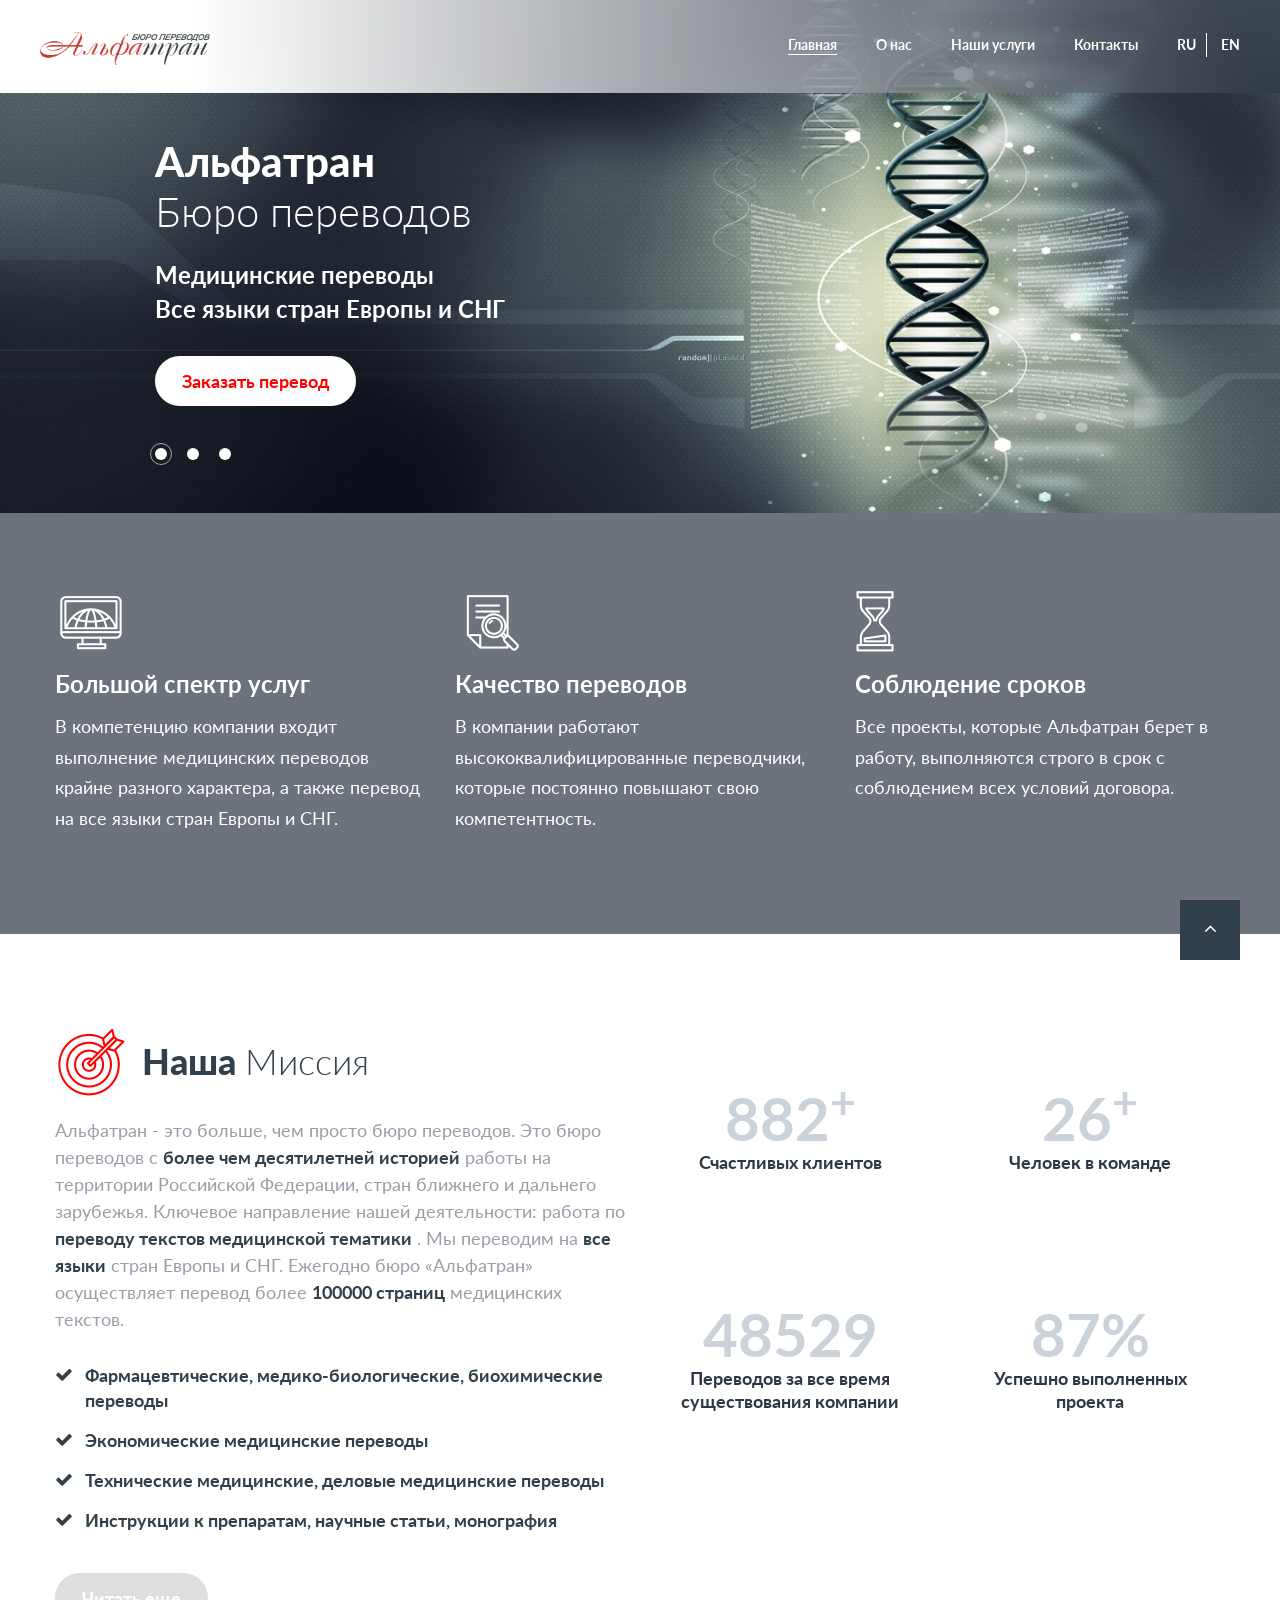
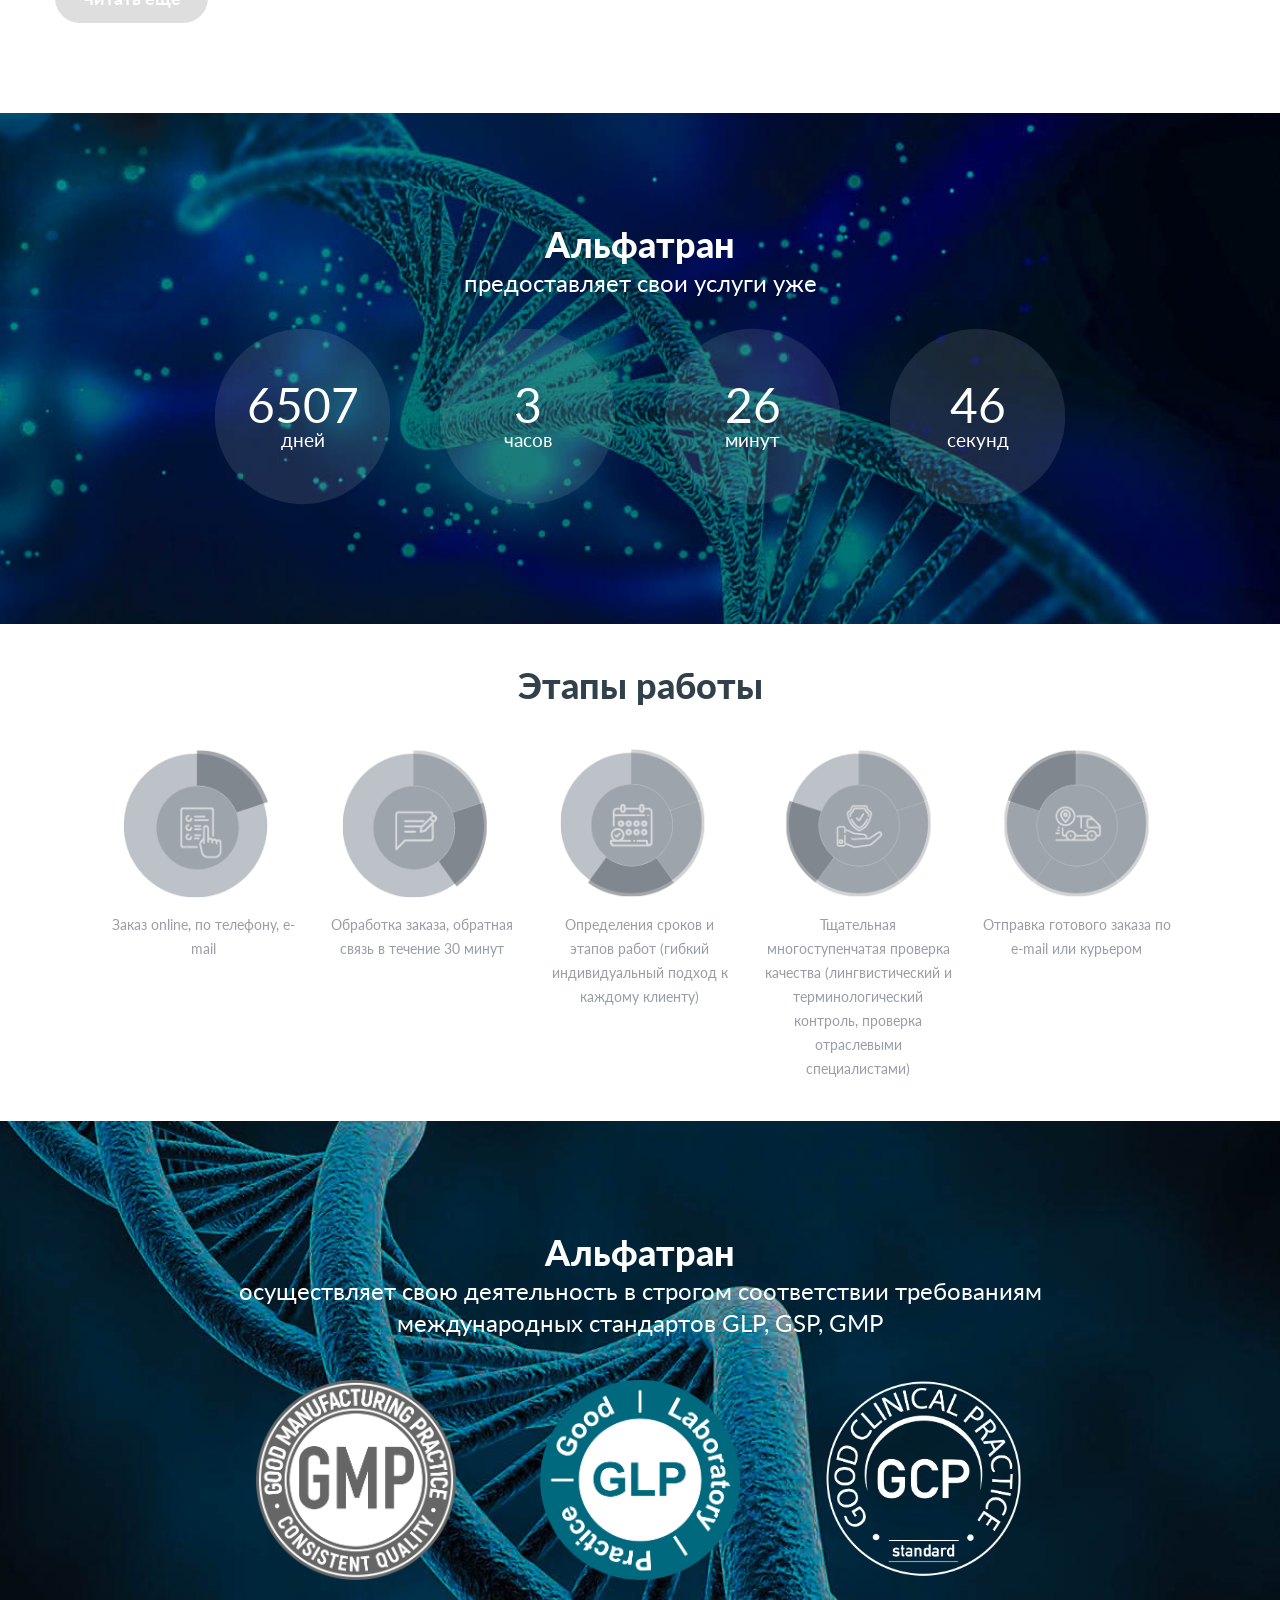
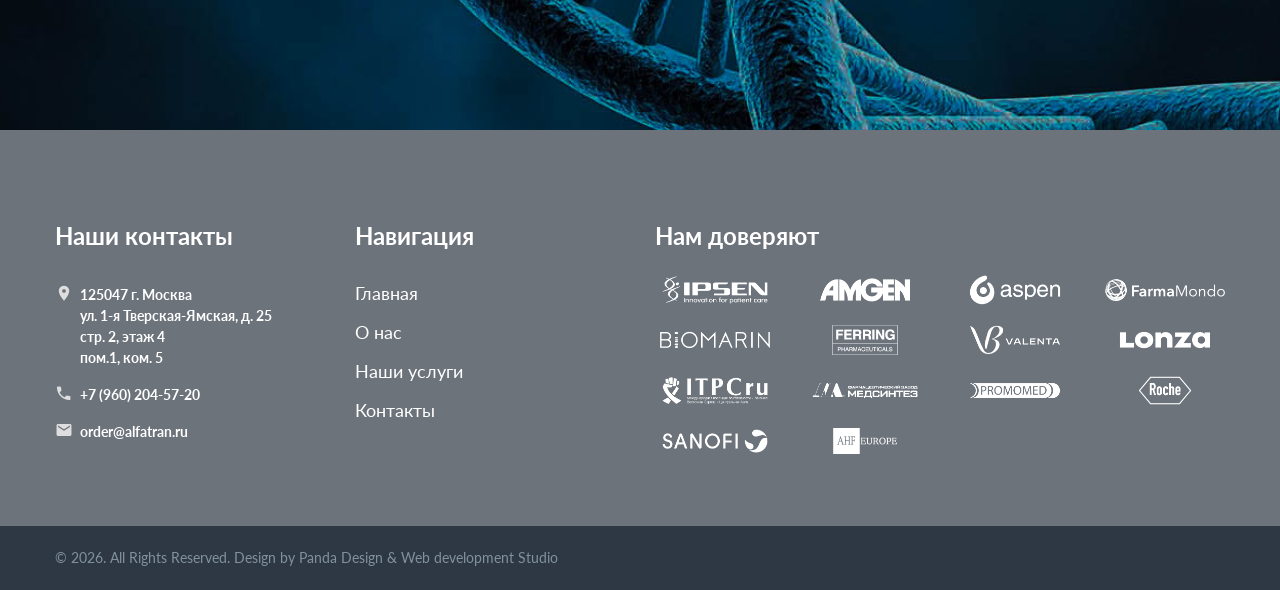
<file: index.html>
<!DOCTYPE html>
<html class="wide wow-animation" lang="ru">
  <head>
    <title>Перевод документов на все языки Европы и стран СНГ | бюро переводов Альфатран</title>
    <meta charset="utf-8">
    <meta name="viewport" content="width=device-width, height=device-height, initial-scale=1.0">
    <meta http-equiv="X-UA-Compatible" content="IE=edge">
    <meta name="description" content="Заказать перевод документа по медицине. Перевод формацевтических документов. Бюро переводов Альфатран | переводы на все языки Европы и стран СНГ">
    <link rel="icon" href="images/favicon.png" type="image/x-icon">
    <link rel="stylesheet" type="text/css" href="https://fonts.googleapis.com/css?family=Lato:300,300i,400,400i,700,900">
    <link rel="stylesheet" href="css/bootstrap.css">
    <link rel="stylesheet" href="css/fonts.css">
    <link rel="stylesheet" href="css/style.css">
    <style>.ie-panel{display: none;background: #212121;padding: 10px 0;box-shadow: 3px 3px 5px 0 rgba(0,0,0,.3);clear: both;text-align:center;position: relative;z-index: 1;} html.ie-10 .ie-panel, html.lt-ie-10 .ie-panel {display: block;}</style>
  </head>
  <body>
    <div class="ie-panel"><a href="http://windows.microsoft.com/en-US/internet-explorer/"><img src="images/ie8-panel/warning_bar_0000_us.jpg" height="42" width="820" alt="You are using an outdated browser. For a faster, safer browsing experience, upgrade for free today."></a></div>
    <div class="preloader">
      <div class="preloader-body">
        <div class="loader">
          <div></div>
          <div></div>
          <div></div>
          <div></div>
          <div></div>
          <div></div>
          <div></div>
          <div></div>
          <div></div>
        </div>
        <p>Loading...</p>
      </div>
    </div>
    <div class="page">
      <header class="section page-header rd-navbar-transparent-wrap">
        <!--RD Navbar-->
        <div class="rd-navbar-wrap">
          <nav class="rd-navbar rd-navbar-transparent" data-layout="rd-navbar-fixed" data-sm-layout="rd-navbar-fixed" data-md-layout="rd-navbar-fixed" data-md-device-layout="rd-navbar-fixed" data-lg-layout="rd-navbar-static" data-lg-device-layout="rd-navbar-static" data-xl-layout="rd-navbar-static" data-xl-device-layout="rd-navbar-static" data-lg-stick-up-offset="20px" data-xl-stick-up-offset="20px" data-xxl-stick-up-offset="20px" data-lg-stick-up="true" data-xl-stick-up="true" data-xxl-stick-up="true">
            <!-- <div class="rd-navbar-collapse-toggle rd-navbar-fixed-element-1" data-rd-navbar-toggle=".rd-navbar-collapse"><span></span></div> -->
            <div class="rd-navbar-main-outer">
              <div class="rd-navbar-main-inner">
                <div class="rd-navbar-main">
                  <!--RD Navbar Panel-->
                  <div class="rd-navbar-panel">
                    <!--RD Navbar Toggle-->
                    <button class="rd-navbar-toggle" data-rd-navbar-toggle=".rd-navbar-nav-wrap"><span></span></button>
                    <!--RD Navbar Brand-->
                    <div class="rd-navbar-brand">
                      <!--Brand--><a class="brand" href="index.html"><img class="brand-logo-dark" src="images/logo_brand_1_1.png" alt="" width="146" height="22"/><img class="brand-logo-light" src="images/logo_brand_1_1.png" alt="" width="155" height="22"/></a>
                    </div>
                  </div>
                  <div class="rd-navbar-main-element">
                    <div class="rd-navbar-nav-wrap">
                      <ul class="rd-navbar-nav">
                        <li class="rd-nav-item active"><a class="rd-nav-link" href="index.html">Главная</a>
                        </li>
                        <li class="rd-nav-item"><a class="rd-nav-link" href="about.html#anchor_about">О нас</a>
                        </li>
                        <li class="rd-nav-item"><a class="rd-nav-link" href="typography.html#anchor_services">Наши услуги</a>
                        </li>
                        <li class="rd-nav-item"><a class="rd-nav-link" href="contacts.html">Контакты</a>
                        </li>
                        <li class="rd-nav-item link_en"><a class="rd-nav-link" href="index.html">RU</a>
                        </li>
                        <li class="rd-nav-item"><a class="rd-nav-link" href="index_en.html">EN</a>
                        </li>
                      </ul>
                    </div>
                  </div>
                </div>
              </div>
            </div>
          </nav>
        </div>
      </header>
      <!--Swiper-->
      <section class="section swiper-container swiper-slider swiper-slider-1 context-dark header_for_desktop" data-loop="true" data-autoplay="5000" data-simulate-touch="true">
        <div class="swiper-wrapper">
          <div class="swiper-slide" data-slide-bg="images/bg-image_1_1_2.jpg">
            <div class="swiper-slide-caption section-lg">
              <div class="container">
                <div class="row">
                  <div class="col-md-9 col-lg-7 offset-md-1 offset-xxl-0">
                    <h1><span class="d-block" data-caption-animate="fadeInUp" data-caption-delay="100">Альфатран</span><span class="d-block text-light" data-caption-animate="fadeInUp" data-caption-delay="200">Бюро переводов</span></h1>
                    <p class="lead" data-caption-animate="fadeInUp" data-caption-delay="350">Медицинские переводы<br> Все языки стран Европы и СНГ</p>
                    <div class="button-wrap-default" data-caption-animate="fadeInUp" data-caption-delay="450"><a class="button button-secondary-text" href="contacts.html#anchor_make_order">Заказать перевод</a></div>
                  </div>
                </div>
              </div>
            </div>
          </div>
          <div class="swiper-slide" data-slide-bg="images/bg-image_2_1.jpg">
            <div class="swiper-slide-caption section-lg">
              <div class="container">
                <div class="row">
                  <div class="col-md-9 col-lg-7 offset-md-1 offset-xxl-0">
                    <h1><span class="d-block" data-caption-animate="fadeInUp" data-caption-delay="100">Альфатран</span><span class="d-block text-light" data-caption-animate="fadeInUp" data-caption-delay="200">Бюро переводов</span></h1>
                    <p class="lead" data-caption-animate="fadeInUp" data-caption-delay="350">Сопровождение информационных, <br>научных проектов</p>
                    <div class="button-wrap-default" data-caption-animate="fadeInUp" data-caption-delay="450"><a class="button button-secondary-text" href="contacts.html#anchor_make_order">Отправить заявку</a></div>
                  </div>
                </div>
              </div>
            </div>
          </div>
          <div class="swiper-slide" data-slide-bg="images/bg-image_3_2.jpg">
            <div class="swiper-slide-caption section-lg">
              <div class="container">
                <div class="row">
                  <div class="col-md-9 col-lg-7 offset-md-1 offset-xxl-0">
                    <h1><span class="d-block" data-caption-animate="fadeInUp" data-caption-delay="100">Альфатран</span><span class="d-block text-light" data-caption-animate="fadeInUp" data-caption-delay="200">Бюро переводов</span></h1>
                    <p class="lead" data-caption-animate="fadeInUp" data-caption-delay="350">Помощь в подготовке к международным <br> медицинским конференциям</p>
                    <div class="button-wrap-default" data-caption-animate="fadeInUp" data-caption-delay="450"><a class="button button-secondary-text" href="contacts.html#anchor_make_order">Отправить заявку</a></div>
                  </div>
                </div>
              </div>
            </div>
          </div>
        </div>
        <!--Swiper Pagination-->
        <div class="swiper-pagination-wrap">
          <div class="container">
            <div class="row">
              <div class="col-md-9 col-lg-7 offset-md-1 offset-xxl-0">
                <div class="swiper-pagination"></div>
              </div>
            </div>
          </div>
        </div>
      </section>

      <section class="section swiper-container swiper-slider swiper-slider-1 context-dark header_for_mobile" data-loop="true" data-autoplay="5000" data-simulate-touch="true">
        <div class="swiper-wrapper">
          <div class="swiper-slide" data-slide-bg="images/bg-image_1_1_2_for_mobile.jpg">
            <div class="swiper-slide-caption section-lg">
              <div class="container">
                <div class="row">
                  <div class="col-md-9 col-lg-7 offset-md-1 offset-xxl-0">
                    <h1><span class="d-block" data-caption-animate="fadeInUp" data-caption-delay="100">Альфатран</span><span class="d-block text-light" data-caption-animate="fadeInUp" data-caption-delay="200">Бюро переводов</span></h1>
                    <p class="lead" data-caption-animate="fadeInUp" data-caption-delay="350">Медицинские переводы<br> Все языки стран Европы и СНГ.</p>
                    <div class="button-wrap-default" data-caption-animate="fadeInUp" data-caption-delay="450"><a class="button button-secondary-text" href="contacts.html#anchor_make_order">Заказать перевод</a></div>
                  </div>
                </div>
              </div>
            </div>
          </div>
          <div class="swiper-slide" data-slide-bg="images/bg-image_2_1_for_mobile.jpg">
            <div class="swiper-slide-caption section-lg">
              <div class="container">
                <div class="row">
                  <div class="col-md-9 col-lg-7 offset-md-1 offset-xxl-0">
                    <h1><span class="d-block" data-caption-animate="fadeInUp" data-caption-delay="100">Альфатран</span><span class="d-block text-light" data-caption-animate="fadeInUp" data-caption-delay="200">Бюро переводов</span></h1>
                    <p class="lead" data-caption-animate="fadeInUp" data-caption-delay="350">Сопровождение информационных/научных проектов.</p>
                    <div class="button-wrap-default" data-caption-animate="fadeInUp" data-caption-delay="450"><a class="button button-secondary-text" href="contacts.html#anchor_make_order">Отправить заявку</a></div>
                  </div>
                </div>
              </div>
            </div>
          </div>
          <div class="swiper-slide" data-slide-bg="images/bg-image_3_2_for_mobile.jpg">
            <div class="swiper-slide-caption section-lg">
              <div class="container">
                <div class="row">
                  <div class="col-md-9 col-lg-7 offset-md-1 offset-xxl-0">
                    <h1><span class="d-block" data-caption-animate="fadeInUp" data-caption-delay="100">Альфатран</span><span class="d-block text-light" data-caption-animate="fadeInUp" data-caption-delay="200">Бюро переводов</span></h1>
                    <p class="lead" data-caption-animate="fadeInUp" data-caption-delay="350">Помощь в подготовке к международным медицинским конференциям.</p>
                    <div class="button-wrap-default" data-caption-animate="fadeInUp" data-caption-delay="450"><a class="button button-secondary-text" href="contacts.html#anchor_make_order">Отправить заявку</a></div>
                  </div>
                </div>
              </div>
            </div>
          </div>
        </div>
        <!--Swiper Pagination-->
        <div class="swiper-pagination-wrap">
          <div class="container">
            <div class="row">
              <div class="col-md-9 col-lg-7 offset-md-1 offset-xxl-0">
                <div class="swiper-pagination"></div>
              </div>
            </div>
          </div>
        </div>
      </section>
      <!--Icon List 2-->
      <section class="section section-sm section-sm-bottom-100 bg-primary">
        <div class="container">
          <div class="row row-30">
            <div class="col-md-4 wow fadeInUp">
              <div class="box-icon-2">
                <div class="icon novi-icon mercury-icon-screen"></div>
                <h5 class="title">Большой спектр услуг</h5>
                <p class="text">В компетенцию компании входит выполнение медицинских переводов крайне разного характера, а также перевод на все языки стран Европы и СНГ.</p>
              </div>
            </div>
            <div class="col-md-4 wow fadeInUp" data-wow-delay="0.2s">
              <div class="box-icon-2">
                <div class="icon novi-icon mercury-icon-document-search"></div>
                <h5 class="title">Качество переводов</h5>
                <p class="text">В компании работают высококвалифицированные переводчики, которые постоянно повышают свою компетентность.</p>
              </div>
            </div>
            <div class="col-md-4 wow fadeInUp" data-wow-delay="0.4s">
              <div class="box-icon-2">
                <div class="icon novi-icon mercury-icon-time-sand"></div>
                <h5 class="title">Соблюдение сроков</h5>
                <p class="text">Все проекты, которые Альфатран берет в работу, выполняются строго в срок с соблюдением всех условий договора.</p>
              </div>
            </div>
          </div>
        </div>
      </section>

      <!-- Download Our Tax Guide App-->
      <!-- <section class="section bg-gray-100 box-image-left">
        <div class="container">
          <div class="row">
            <div class="col-md-6 wow fadeInLeft">
              <div class="section-lg section-lg-top-100">
                <h2 class="title-icon title-icon-2"><span class="icon icon-default mercury-icon-touch"></span><span>Download Our <br><span class="text-light">Tax Guide App</span></span></h2>
                <p class="big">We are glad to introduce our brand new Tax Guide App, a perfect solution for individual tax management our clients have been waiting for. It is available now for all iOS and Android device owners.</p>
                <div class="group-sm group-wrap-2"><a class="button button-primary" href="#">Get iOS app</a><a class="button button-icon button-icon-right button-secondary" href="#"><span>Get Android app</span><span class="icon fa fa-android"></span></a></div>
              </div>
            </div>
          </div>
        </div>
        <div class="box-image-item box-image-video novi-background bg-image" style="background-image: url(images/index-874x534.jpg)"><a class="icon novi-icon fa fa-caret-right" href="//www.youtube.com/embed/KFVUxSynSXc" data-lightgallery="item"></a></div>
      </section> -->
      <!-- Our Mission-->
      <section class="section bg-default section-md">
        <div class="container">
          <div class="row row-30">
            <div class="col-md-6">
              <h2 class="title-icon"><span class="icon icon-default mercury-icon-target-2" style="color: red;"></span><span>Наша <span class="text-light">Миссия</span></span></h2>
              <p class="big">Альфатран - это больше, чем просто бюро переводов. Это бюро переводов с <b style="color: #31404a;">более чем десятилетней историей</b> работы на территории Российской Федерации, стран ближнего и дальнего зарубежья. Ключевое направление нашей деятельности: работа по <b style="color: #31404a;">переводу текстов медицинской тематики</b> . Мы переводим на <b style="color: #31404a;">все языки</b> стран Европы и СНГ.
              Ежегодно бюро <q>Альфатран</q> осуществляет перевод более <b style="color: #31404a;">100000 страниц</b> медицинских текстов.
              <!-- <br><br><b style="color: #31404a">В нашей команде:</b></p> -->
              <ul class="list-marked-2">
                <li>Фармацевтические, медико-биологические, биохимические переводы</li>
                <li>Экономические медицинские переводы</li>
                <li>Технические медицинские, деловые медицинские переводы</li>
                <li>Инструкции к препаратам, научные статьи, монография</li>
              </ul><a class="button button-primary" href="about.html#anchor_read_more">Читать еще</a>
            </div>
            <div class="col-md-6">
              <div class="row">
                <div class="col-6">
                  <!--Box counter-->
                  <div class="box-counter">
                    <div class="box-counter-main">
                      <div class="counter">1000</div><span><sup>+</sup></span>
                    </div>
                    <p class="box-counter-title">Счастливых клиентов</p>
                  </div>
                </div>
                <div class="col-6">
                  <!--Box counter-->
                  <div class="box-counter">
                    <div class="box-counter-main">
                      <div class="counter">30</div><span><sup>+</sup></span>
                    </div>
                    <p class="box-counter-title">Человек в команде</p>
                  </div>
                </div>
                <div class="col-6">
                  <!--Box counter-->
                  <div class="box-counter">
                    <div class="box-counter-main">
                      <div class="counter">55000</div>
                    </div>
                    <p class="box-counter-title">Переводов за все время существования компании</p>
                  </div>
                </div>
                <div class="col-6">
                  <!--Box counter-->
                  <div class="box-counter">
                    <div class="box-counter-main">
                      <div class="counter">99</div><span>%</span>
                    </div>
                    <p class="box-counter-title">Успешно выполненных проекта</p>
                  </div>
                </div>
              </div>
            </div>
          </div>
        </div>
      </section>
      <section class="parallax-container" data-parallax-img="images/bg_parallax_2_1.jpg">
        <div class="parallax-content section-xl context-dark text-center">
          <div class="container">
            <div class="row justify-content-center">
              <div class="col-md-10 col-xl-9">
                <h2>Альфатран <span class="text-light"></span></h2>
                <div class="heading-5 font-weight-normal">предоставляет свои услуги уже</div>
                <!--TimeCircles-->
                      <div class="countdown" data-countdown data-to="2009-02-10">
                        <div class="countdown-block countdown-block-days">
                          <svg class="countdown-circle" x="0" y="0" width="200" height="200" viewbox="0 0 200 200" data-progress-days="">
                            <circle class="countdown-circle-bg" cx="100" cy="100" r="90"></circle>
                            <circle class="countdown-circle-fg clipped" cx="100" cy="100" r="90"></circle>
                          </svg>
                          <div class="countdown-wrap">
                            <div class="countdown-counter" data-counter-days="">00</div>
                            <div class="countdown-title">Дней</div>
                          </div>
                        </div>
                        <div class="countdown-block countdown-block-hours">
                          <svg class="countdown-circle" x="0" y="0" width="200" height="200" viewbox="0 0 200 200" data-progress-hours="">
                            <circle class="countdown-circle-bg" cx="100" cy="100" r="90"></circle>
                            <circle class="countdown-circle-fg clipped" cx="100" cy="100" r="90"></circle>
                          </svg>
                          <div class="countdown-wrap">
                            <div class="countdown-counter" data-counter-hours="">00</div>
                            <div class="countdown-title">Часов</div>
                          </div>
                        </div>
                        <div class="countdown-block countdown-block-minutes">
                          <svg class="countdown-circle" x="0" y="0" width="200" height="200" viewbox="0 0 200 200" data-progress-minutes="">
                            <circle class="countdown-circle-bg" cx="100" cy="100" r="90"></circle>
                            <circle class="countdown-circle-fg clipped" cx="100" cy="100" r="90"></circle>
                          </svg>
                          <div class="countdown-wrap">
                            <div class="countdown-counter" data-counter-minutes="">00</div>
                            <div class="countdown-title">Минут</div>
                          </div>
                        </div>
                        <div class="countdown-block countdown-block-seconds">
                          <svg class="countdown-circle" x="0" y="0" width="200" height="200" viewbox="0 0 200 200" data-progress-seconds="">
                            <circle class="countdown-circle-bg" cx="100" cy="100" r="90"></circle>
                            <circle class="countdown-circle-fg clipped" cx="100" cy="100" r="90"></circle>
                          </svg>
                          <div class="countdown-wrap">
                            <div class="countdown-counter" data-counter-seconds="">00</div>
                            <div class="countdown-title">Секунд</div>
                          </div>
                        </div>
                      </div>
              </div>
            </div>
          </div>
        </div>
      </section>




      <section class="work_steps bg-default">
        <h2 class="text-center">Этапы работы</h2>
        <div class="row  work_steps_row text-center">
          <div class="col-12 col-sm-6 col-md-4 col-lg-2"><img src="images/step_of_work_1.png" style="max-width: 160px; height: 160px" alt="steps_work"><br><p class="p_steps_work">Заказ online, по телефону, e-mail</p></div>
          <div class="col-12 col-sm-6 col-md-4 col-lg-2"><img src="images/step_of_work_2.png" style="max-width: 160px; height: 160px" alt="steps_work"><br><p class="p_steps_work">Обработка заказа, обратная связь в течение 30 минут</p></div>
          <div class="col-12 col-sm-6 col-md-4 col-lg-2"><img src="images/step_of_work_3.png" style="max-width: 160px; height: 160px" alt="steps_work"><br><p class="p_steps_work">Определения сроков и этапов работ (гибкий индивидуальный подход к каждому клиенту)</p></div>
          <div class="col-12 col-sm-6 col-md-4 col-lg-2"><img src="images/step_of_work_4.png" style="max-width: 175px; height: 160px" alt="steps_work"><br><p class="p_steps_work">Тщательная многоступенчатая проверка качества (лингвистический и терминологический контроль, проверка отраслевыми специалистами)</p></div>
          <div class="col-12 col-sm-6 col-md-4 col-lg-2"><img src="images/step_of_work_5.png" style="max-width: 175px; height: 160px" alt="steps_work"><br><p class="p_steps_work">Отправка готового заказа по <br>e-mail или курьером</p></div>
        </div>
      </section>




      <section class="parallax-container" data-parallax-img="images/bg_dna_1_1.jpg">
        <div class="parallax-content section-xl context-dark text-center">
          <div class="container">
            <div class="row justify-content-center">
              <div class="col-md-10 col-xl-9">
                <h2>Альфатран <span class="text-light"></span></h2>
                <div class="heading-5 font-weight-normal">осуществляет свою деятельность в строгом соответствии требованиям международных стандартов GLP, GSP, GMP</div>
                <img class="" src="images/standards_gmp.png" style="width: 200px; margin: 40px" alt="standarts" class="standarts_gmp">
                <img class="" src="images/standards_glp.png" style="width: 200px; margin: 40px" alt="standarts" class="standarts_glp">
                <img class="" src="images/standards_gcp_1.png" style="width: 200px; margin: 40px" alt="standarts" class="standarts_gcp">
              </div>
            </div>
          </div>
        </div>
      </section>





      <!-- Latest Articles-->
      <!-- <section class="section bg-default section-md">
        <div class="container">
          <h2 class="title-icon"><span class="icon icon-default mercury-icon-news"></span><span>Latest <span class="text-light">Articles</span></span></h2>
          <div class="box-image-small box-image-small-left">
            <div class="item-image bg-image novi-nackground" style="background-image: url(images/index-1-2-586x334.jpg)"></div>
            <div class="item-body wow fadeInRight">
              <p>July 12, 2019</p>
              <h4><a href="#">Saving Money When Paying Taxes</a></h4>
              <p class="big">If you’re like a majority of Americans, you may be looking for new, creative ways to ease your annual tax burden. Fortunately, there are several things you can do to cut your taxes or increase...</p>
            </div>
          </div>
          <div class="box-image-small box-image-small-right">
            <div class="item-image bg-image novi-nackground" style="background-image: url(images/index-1-3-580x334.jpg)"></div>
            <div class="item-body wow fadeInLeft">
              <p>July 12, 2019</p>
              <h4><a href="#">What Is a 1035 Exchange?</a></h4>
              <p class="big">In this post, we will discuss what a 1035 exchange is and how it helps you manage and preserve your wealth and finances. A 1035 exchange is a specific transfer of funds from one life insurance policy...</p>
            </div>
          </div>
        </div>
      </section> -->
      <footer class="section footer-classic">
        <div class="footer-inner-1">
          <div class="container">
            <div class="row row-40">
              <div class="col-md-5 col-lg-3">
                <h5 style="color: #fff;">Наши контакты</h5>
                <ul style="color: #fff;" class="contact-list font-weight-bold">
                  <li>
                    <div class="unit unit-spacing-xs">
                      <div class="unit-left">
                        <div class="icon icon-sm icon-primary novi-icon mdi mdi-map-marker item_margin"></div>
                      </div>
                      <div class="unit-body item_margin" style="cursor: default; pointer-events: none;"><a href="">125047 г. Москва <br>ул. 1-я Тверская-Ямская, д. 25 <br>стр. 2, этаж 4 <br>пом.1, ком. 5</a></div>
                    </div>
                  </li>
                  <li>
                    <div class="unit unit-spacing-xs">
                      <div class="unit-left">
                        <div class="icon icon-sm icon-primary novi-icon mdi mdi-phone item_margin"></div>
                      </div>
                      <div class="unit-body item_margin"><a href="tel:+79602045720">+7 (960) 204-57-20</a></div>
                    </div>
                  </li>
                  <li>
                    <div class="unit unit-spacing-xs">
                      <div class="unit-left">
                        <div class="icon icon-sm icon-primary novi-icon mdi mdi-email item_margin"></div>
                      </div>
                      <div class="unit-body item_margin"><a href="mailto:order@alfatran.ru">order@alfatran.ru</a></div>
                    </div>
                  </li>

                  <!-- <li>
                    <div class="unit unit-spacing-xs">
                      <div class="unit-left">
                        <div class="icon icon-sm icon-primary novi-icon mdi mdi-clock"></div>
                      </div>
                      <div class="unit-body">
                        <ul class="list-0">
                          <li>Weekdays: 8:00–17:00</li>
                          <li>Weekends: Closed</li>
                        </ul>
                      </div>
                    </div>
                  </li> -->
                </ul>
              </div>
              <div class="col-md-6 col-lg-3">
                <h5 style="color: #fff;">Навигация</h5>
                <div class="row row-5 justify-content-between">
                  <div class="col-sm-6" style="margin-top: 5px;">
                    <ul style="color: #fff;" class="footer-list big">
                      <li><a href="index.html">Главная</a></li>
                      <li><a href="about.html#anchor_about">О нас</a></li>
                      <li><a href="typography.html#anchor_services">Наши услуги</a></li>
                      <li><a href="contacts.html">Контакты</a></li>
                      <li><a href="#"></a></li>
                      <li><a href="#"></a></li>
                      <li><a href="#"></a></li>
                    </ul>
                  </div>
                  <!-- <div class="col-sm-4 col-lg-6 col-xxl-5">
                    <ul class="footer-list big">
                      <li><a href="#">Retirement</a></li>
                      <li><a href="#">Investment</a></li>
                      <li><a href="#">Real Estate</a></li>
                      <li><a href="#">Insurance</a></li>
                      <li><a href="#">Tax</a></li>
                      <li><a href="#">Money</a></li>
                      <li><a href="#">Other Resources</a></li>
                    </ul>
                  </div> -->
                </div>
              </div>
              <div class="col-md-12 col-lg-6">
                <h5 style="color: #fff;">Нам доверяют</h5>
                <div class="row row-20 align-items-center text-center">
                  <div class="col-6 col-md-4 col-lg-3"><a class="link-image disable_a" href="https://www.ipsen.com/"><img src="images/partners_7.png" alt="" width="144" height="35"/></a></div>
                  <div class="col-6 col-md-4 col-lg-3"><a class="link-image disable_a" href="https://www.amgen.ru"><img src="images/partners_2.png" alt="" width="144" height="35"/></a></div>
                  <div class="col-6 col-md-4 col-lg-3"><a class="link-image disable_a" href="https://promo-med.ru"><img src="images/partners_3.png" alt="" width="144" height="35"/></a></div>
                  <div class="col-6 col-md-4 col-lg-3"><a class="link-image disable_a" href="https://itpcglobal.org"><img src="images/partners_5.png" alt="" width="144" height="35"/></a></div>
                  <div class="col-6 col-md-4 col-lg-3"><a class="link-image disable_a" href="https://www.lonza.com"><img src="images/partners_4.png" alt="" width="144" height="35"/></a></div>
                  <div class="col-6 col-md-4 col-lg-3"><a class="link-image disable_a" href="https://www.ipsen.com/"><img src="images/partners_6.png" alt="" width="144" height="35"/></a></div>
                  <div class="col-6 col-md-4 col-lg-3"><a class="link-image disable_a" href="https://www.valentapharm.com"><img src="images/partners_1.png" alt="" width="144" height="35"/></a></div>
                  <div class="col-6 col-md-4 col-lg-3"><a class="link-image disable_a" href="https://www.amgen.ru"><img src="images/partners_9.png" alt="" width="144" height="35"/></a></div>
                  <div class="col-6 col-md-4 col-lg-3"><a class="link-image disable_a" href="https://farmamondo.ru"><img src="images/partners_8.png" alt="" width="144" height="35"/></a></div>
                  <div class="col-6 col-md-4 col-lg-3"><a class="link-image disable_a" href="https://itpcglobal.org"><img src="images/partners_10.png" alt="" width="144" height="35"/></a></div>
                  <div class="col-6 col-md-4 col-lg-3"><a class="link-image disable_a" href="https://www.ipsen.com/"><img src="images/partners_11.png" alt="" width="144" height="35"/></a></div>
                  <div class="col-6 col-md-4 col-lg-3"><a class="link-image disable_a" href="https://www.ferring.ru"><img src="images/partners_12.png" alt="" width="144" height="35"/></a></div>
                  <div class="col-6 col-md-4 col-lg-3"><a class="link-image disable_a" href="https://farmamondo.ru"><img src="images/partners_13.png" alt="" width="144" height="35"/></a></div>
                  <div class="col-6 col-md-4 col-lg-3"><a class="link-image disable_a" href="https://farmamondo.ru"><img src="images/partners_14.png" alt="" width="144" height="35"/></a></div>
                  <!--
                  <div class="col-6 col-md-4 col-lg-3"><a class="link-image" href="https://www.valentapharm.com"><img src="images/partners_7.png" alt="" width="144" height="35"/></a></div>
                  <div class="col-6 col-md-4 col-lg-3"><a class="link-image" href="https://www.roche.ru"><img src="images/partners_2.png" alt="" width="144" height="35"/></a></div>
                  <div class="col-6 col-md-4 col-lg-3"><a class="link-image" href="https://promo-med.ru"><img src="images/partners_3.png" alt="" width="144" height="35"/></a></div>
                  <div class="col-6 col-md-4 col-lg-3"><a class="link-image" href="https://itpcglobal.org"><img src="images/partners_5.png" alt="" width="144" height="35"/></a></div>
                  <div class="col-6 col-md-4 col-lg-3"><a class="link-image" href="https://www.lonza.com"><img src="images/partners_4.png" alt="" width="144" height="35"/></a></div>
                  <div class="col-6 col-md-4 col-lg-3"><a class="link-image" href="https://www.ferring.ru"><img src="images/partners_1.png" alt="" width="144" height="35"/></a></div>
                  <div class="col-6 col-md-4 col-lg-3"><a class="link-image" href="https://farmamondo.ru"><img src="images/partners_8.png" alt="" width="144" height="35"/></a></div>
                  <div class="col-6 col-md-4 col-lg-3"><a class="link-image" href="https://itpcglobal.org"><img src="images/partners_10.png" alt="" width="144" height="35"/></a></div>
                  <div class="col-6 col-md-4 col-lg-3"><a class="link-image" href="https://www.ipsen.com/"><img src="images/partners_11.png" alt="" width="144" height="35"/></a></div>
                  <div class="col-6 col-md-4 col-lg-3"><a class="link-image" href="https://www.ferring.ru"><img src="images/partners_12.png" alt="" width="144" height="35"/></a></div>
                  <div class="col-6 col-md-4 col-lg-3"><a class="link-image" href="https://farmamondo.ru"><img src="images/partners_13.png" alt="" width="144" height="35"/></a></div> -->
                </div>
              </div>
            </div>
          </div>
        </div>
        <div class="footer-inner-2">
          <div class="container">
            <p class="rights"><span>&copy;&nbsp;</span><span class="copyright-year"></span>. All Rights Reserved. Design by <a style="" href="https://panda-development.ru">Panda Design & Web development Studio</a></p>
          </div>
        </div>
      </footer>
    </div>
    <div class="snackbars" id="form-output-global"></div>
    <script src="js/core.min.js"></script>
    <script src="js/script.js"></script>
    <!--coded by Starlight-->
  </body>
</html>
</file>
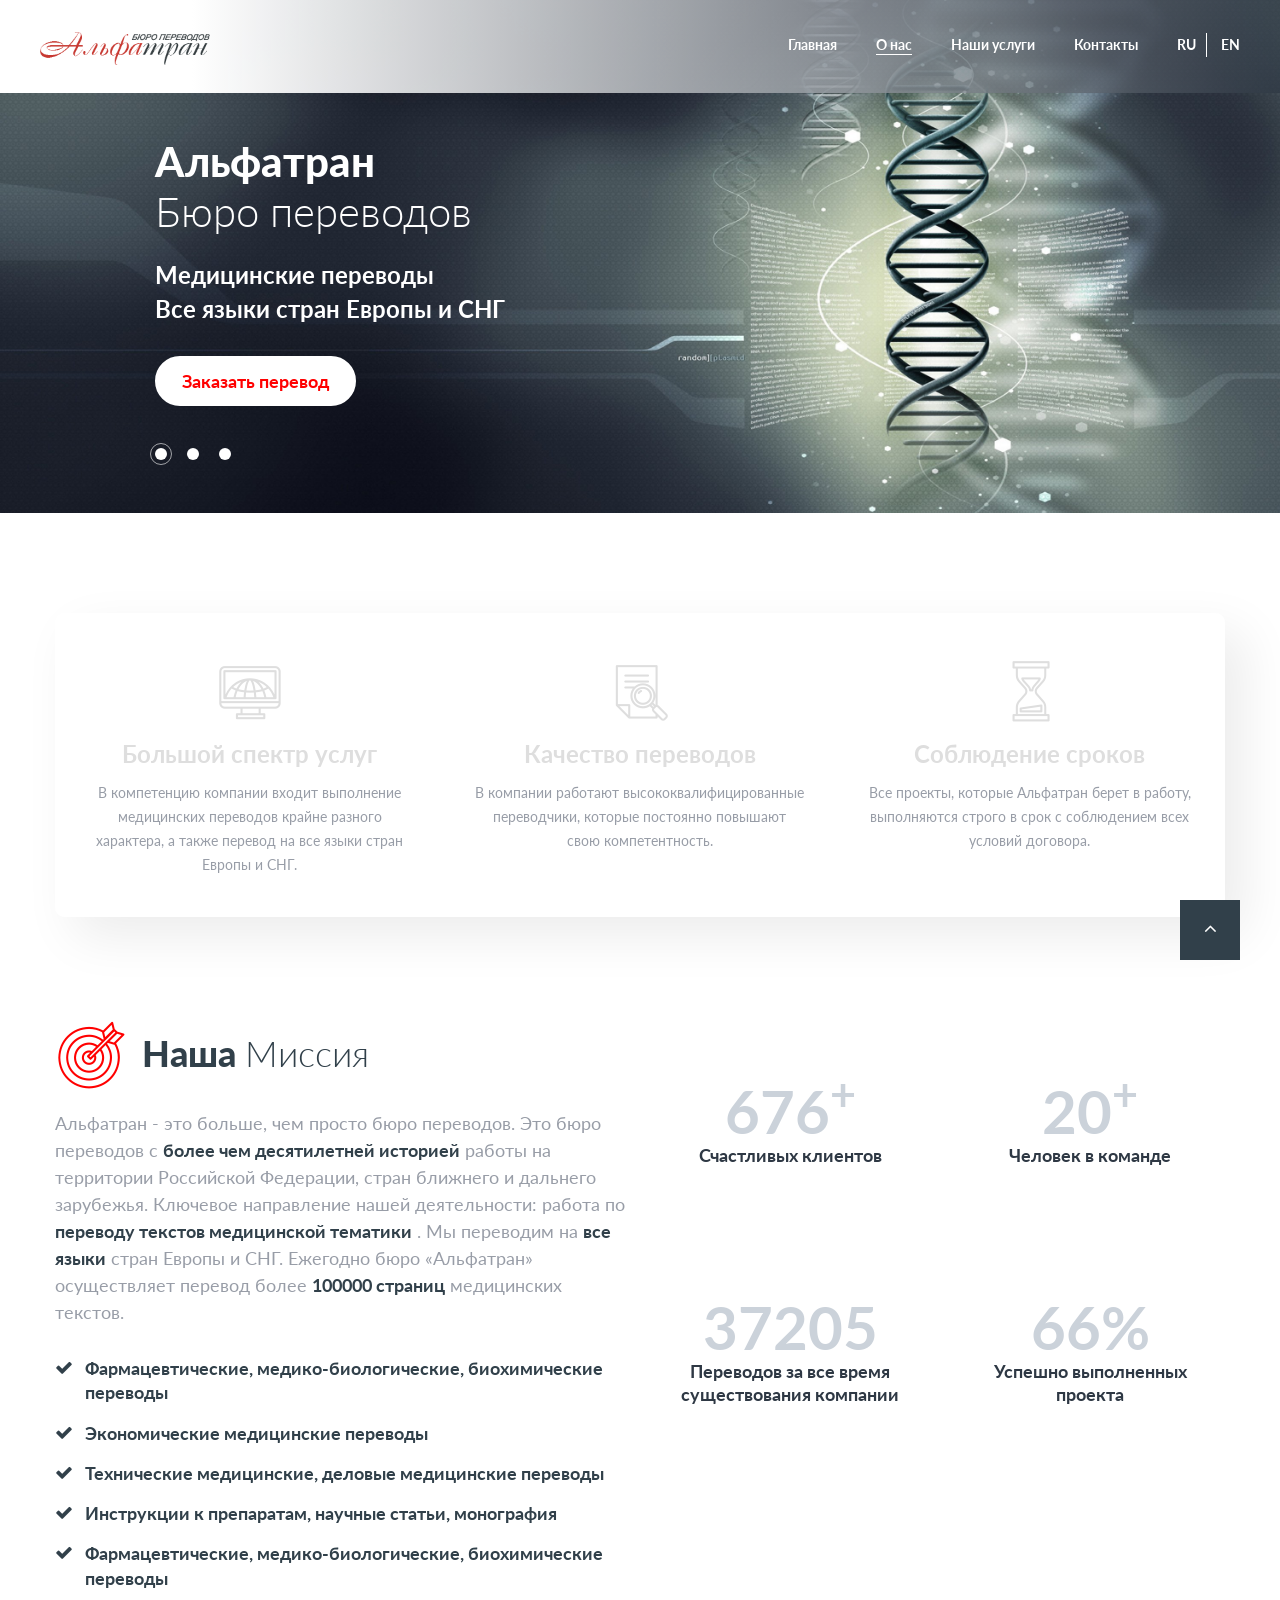
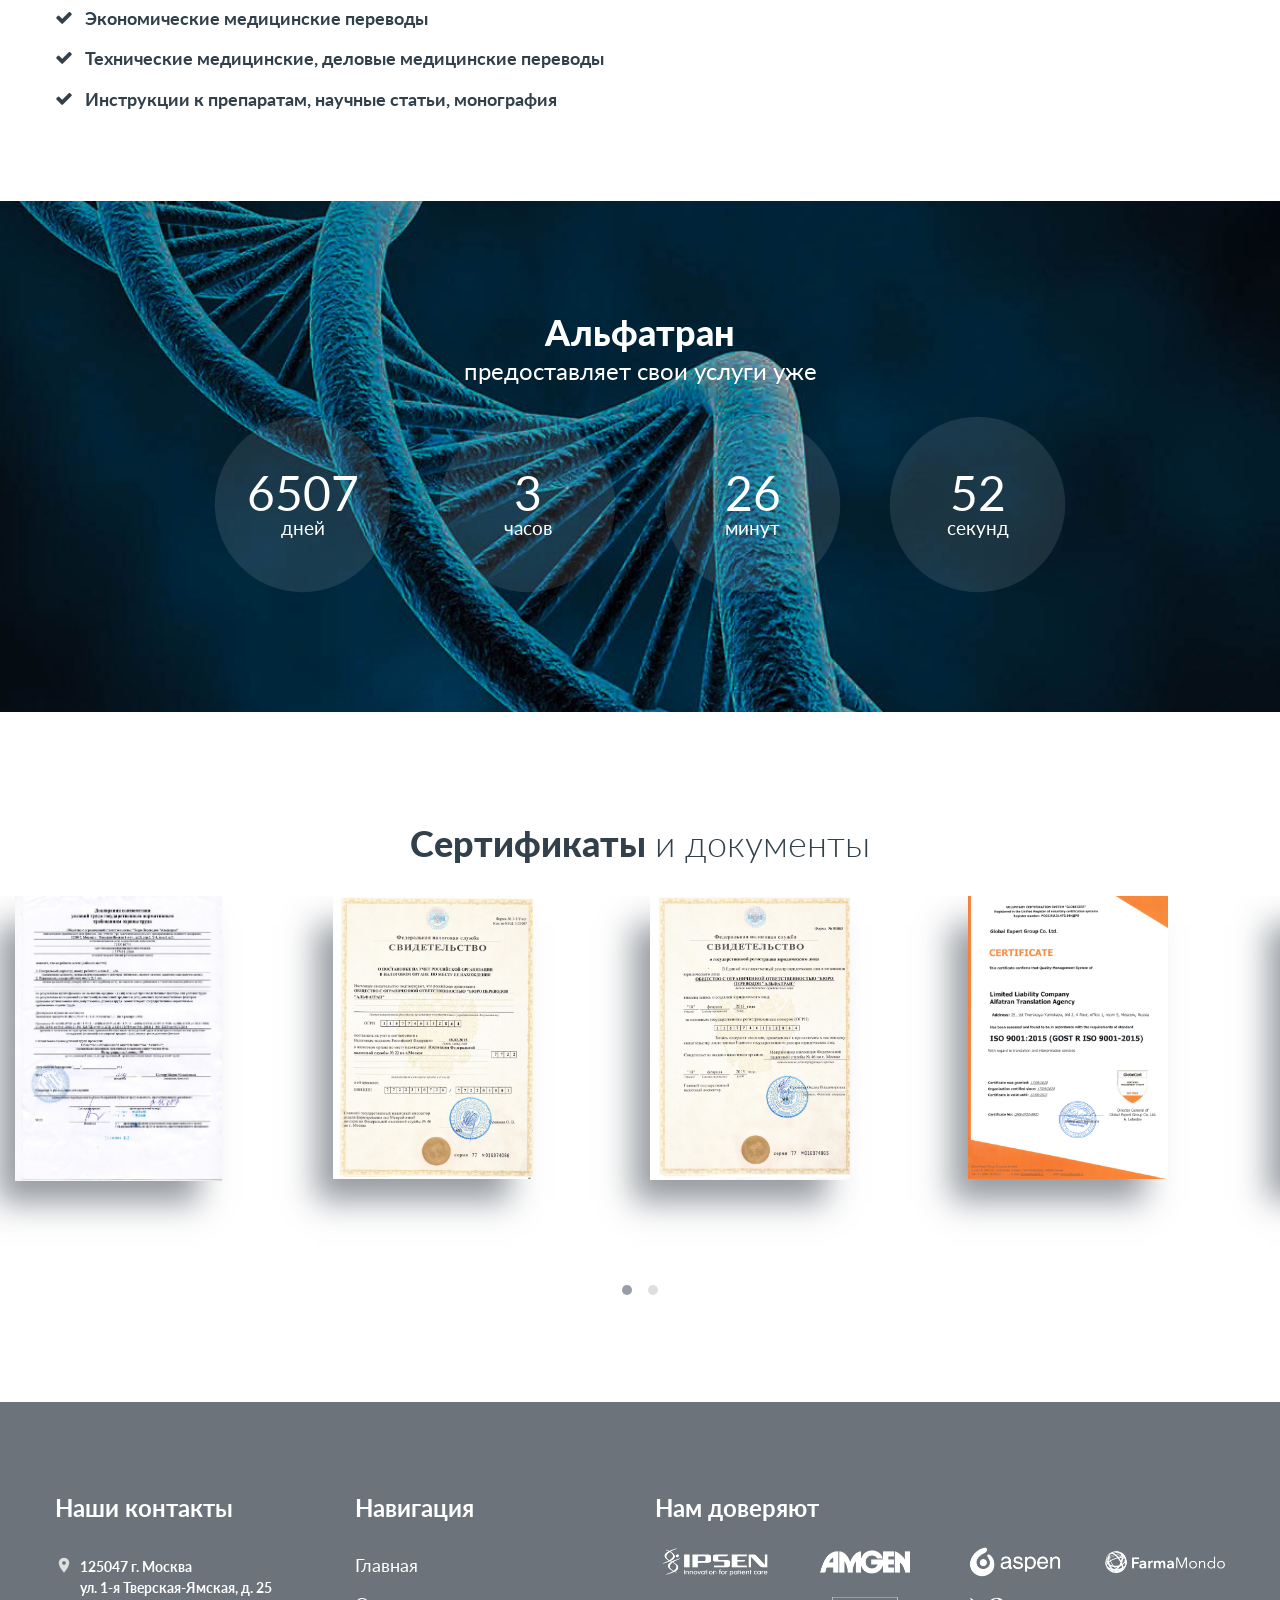
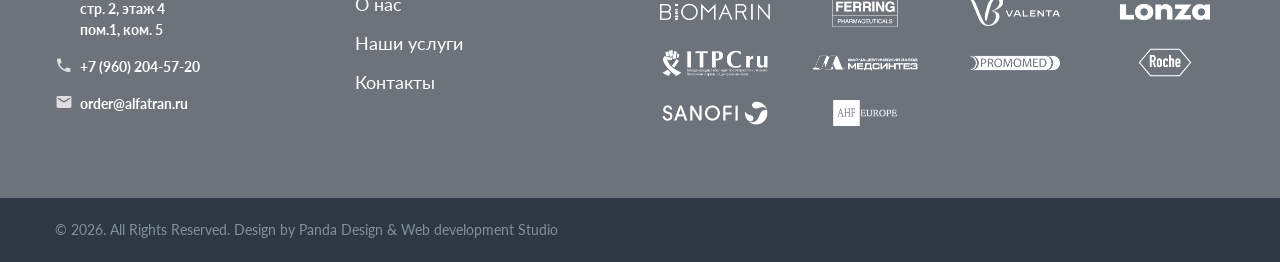
<file: about.html>
<!DOCTYPE html>
<html class="wide wow-animation" lang="ru">
  <head>
    <title>Альфатран | бюро переводов. О компании</title>
    <meta charset="utf-8">
    <meta name="viewport" content="width=device-width, height=device-height, initial-scale=1.0">
    <meta http-equiv="X-UA-Compatible" content="IE=edge">
    <meta name="description" content="О компании |  Бюро переводов Альфатран | переводы на все языки Европы и стран СНГ">
    <link rel="icon" href="images/favicon.png" type="image/x-icon">
    <link rel="stylesheet" type="text/css" href="https://fonts.googleapis.com/css?family=Lato:300,300i,400,400i,700,900">
    <link rel="stylesheet" href="css/bootstrap.css">
    <link rel="stylesheet" href="css/fonts.css">
    <link rel="stylesheet" href="css/style.css">
    <link rel="stylesheet" href="css/main.css">
    <style>.ie-panel{display: none;background: #212121;padding: 10px 0;box-shadow: 3px 3px 5px 0 rgba(0,0,0,.3);clear: both;text-align:center;position: relative;z-index: 1;} html.ie-10 .ie-panel, html.lt-ie-10 .ie-panel {display: block;}</style>
  </head>
  <body>
    <div class="ie-panel"><a href="http://windows.microsoft.com/en-US/internet-explorer/"><img src="images/ie8-panel/warning_bar_0000_us.jpg" height="42" width="820" alt="You are using an outdated browser. For a faster, safer browsing experience, upgrade for free today."></a></div>
    <div class="preloader">
      <div class="preloader-body">
        <div class="loader">
          <div></div>
          <div></div>
          <div></div>
          <div></div>
          <div></div>
          <div></div>
          <div></div>
          <div></div>
          <div></div>
        </div>
        <p>Loading...</p>
      </div>
    </div>
    <div class="page">
      <header class="section page-header rd-navbar-transparent-wrap">
        <!--RD Navbar-->
        <div class="rd-navbar-wrap">
          <nav class="rd-navbar rd-navbar-transparent" data-layout="rd-navbar-fixed" data-sm-layout="rd-navbar-fixed" data-md-layout="rd-navbar-fixed" data-md-device-layout="rd-navbar-fixed" data-lg-layout="rd-navbar-static" data-lg-device-layout="rd-navbar-static" data-xl-layout="rd-navbar-static" data-xl-device-layout="rd-navbar-static" data-lg-stick-up-offset="20px" data-xl-stick-up-offset="20px" data-xxl-stick-up-offset="20px" data-lg-stick-up="true" data-xl-stick-up="true" data-xxl-stick-up="true">
            <!-- <div class="rd-navbar-collapse-toggle rd-navbar-fixed-element-1" data-rd-navbar-toggle=".rd-navbar-collapse"><span></span></div> -->
            <div class="rd-navbar-main-outer">
              <div class="rd-navbar-main-inner">
                <div class="rd-navbar-main">
                  <!--RD Navbar Panel-->
                  <div class="rd-navbar-panel">
                    <!--RD Navbar Toggle-->
                    <button class="rd-navbar-toggle" data-rd-navbar-toggle=".rd-navbar-nav-wrap"><span></span></button>
                    <!--RD Navbar Brand-->
                    <div class="rd-navbar-brand">
                      <!--Brand--><a class="brand" href="index.html"><img class="brand-logo-dark" src="images/logo_brand_1_1.png" alt="" width="146" height="22"/><img class="brand-logo-light" src="images/logo_brand_1_1.png" alt="" width="155" height="22"/></a>
                    </div>
                  </div>
                  <div class="rd-navbar-main-element">
                    <div class="rd-navbar-nav-wrap">
                      <ul class="rd-navbar-nav">
                        <li class="rd-nav-item "><a class="rd-nav-link" href="index.html">Главная</a>
                        </li>
                        <li class="rd-nav-item active"><a class="rd-nav-link" href="about.html#anchor_about">О нас</a>
                        </li>
                        <li class="rd-nav-item"><a class="rd-nav-link" href="typography.html#anchor_services">Наши услуги</a>
                        </li>
                        <li class="rd-nav-item"><a class="rd-nav-link" href="contacts.html">Контакты</a>
                        </li>
                        <li class="rd-nav-item link_en"><a class="rd-nav-link" href="about.html">RU</a>
                        </li>
                        <li class="rd-nav-item"><a class="rd-nav-link" href="about_en.html">EN</a>
                        </li>
                      </ul>
                    </div>
                  </div>
                </div>
              </div>
            </div>
          </nav>
        </div>
      </header>
      <!--Swiper-->
      <section class="section swiper-container swiper-slider swiper-slider-1 context-dark header_for_desktop" data-loop="true" data-autoplay="5000" data-simulate-touch="true">
        <div class="swiper-wrapper">
          <div class="swiper-slide" data-slide-bg="images/bg-image_1_1_2.jpg">
            <div class="swiper-slide-caption section-lg">
              <div class="container">
                <div class="row">
                  <div class="col-md-9 col-lg-7 offset-md-1 offset-xxl-0">
                    <h1><span class="d-block" data-caption-animate="fadeInUp" data-caption-delay="100">Альфатран</span><span class="d-block text-light" data-caption-animate="fadeInUp" data-caption-delay="200">Бюро переводов</span></h1>
                    <p class="lead" data-caption-animate="fadeInUp" data-caption-delay="350">Медицинские переводы<br> Все языки стран Европы и СНГ</p>
                    <div class="button-wrap-default" data-caption-animate="fadeInUp" data-caption-delay="450"><a class="button button-secondary-text" href="contacts.html#anchor_make_order">Заказать перевод</a></div>
                  </div>
                </div>
              </div>
            </div>
          </div>
          <div class="swiper-slide" data-slide-bg="images/bg-image_2_1.jpg">
            <div class="swiper-slide-caption section-lg">
              <div class="container">
                <div class="row">
                  <div class="col-md-9 col-lg-7 offset-md-1 offset-xxl-0">
                    <h1><span class="d-block" data-caption-animate="fadeInUp" data-caption-delay="100">Альфатран</span><span class="d-block text-light" data-caption-animate="fadeInUp" data-caption-delay="200">Бюро переводов</span></h1>
                    <p class="lead" data-caption-animate="fadeInUp" data-caption-delay="350">Сопровождение информационных, <br>научных проектов</p>
                    <div class="button-wrap-default" data-caption-animate="fadeInUp" data-caption-delay="450"><a class="button button-secondary-text" href="contacts.html#anchor_make_order">Отправить заявку</a></div>
                  </div>
                </div>
              </div>
            </div>
          </div>
          <div class="swiper-slide" data-slide-bg="images/bg-image_3_2.jpg">
            <div class="swiper-slide-caption section-lg">
              <div class="container">
                <div class="row">
                  <div class="col-md-9 col-lg-7 offset-md-1 offset-xxl-0">
                    <h1><span class="d-block" data-caption-animate="fadeInUp" data-caption-delay="100">Альфатран</span><span class="d-block text-light" data-caption-animate="fadeInUp" data-caption-delay="200">Бюро переводов</span></h1>
                    <p class="lead" data-caption-animate="fadeInUp" data-caption-delay="350">Помощь в подготовке к международным <br> медицинским конференциям</p>
                    <div class="button-wrap-default" data-caption-animate="fadeInUp" data-caption-delay="450"><a class="button button-secondary-text" href="contacts.html#anchor_make_order">Отправить заявку</a></div>
                  </div>
                </div>
              </div>
            </div>
          </div>
        </div>
        <!--Swiper Pagination-->
        <div class="swiper-pagination-wrap">
          <div class="container">
            <div class="row">
              <div class="col-md-9 col-lg-7 offset-md-1 offset-xxl-0">
                <div class="swiper-pagination"></div>
              </div>
            </div>
          </div>
        </div>
      </section>
<div id="anchor_about"></div>
      <section class="section swiper-container swiper-slider swiper-slider-1 context-dark header_for_mobile" data-loop="true" data-autoplay="5000" data-simulate-touch="true">
        <div class="swiper-wrapper">
          <div class="swiper-slide" data-slide-bg="images/bg-image_1_1_2_for_mobile.jpg">
            <div class="swiper-slide-caption section-lg">
              <div class="container">
                <div class="row">
                  <div class="col-md-9 col-lg-7 offset-md-1 offset-xxl-0">
                    <h1><span class="d-block" data-caption-animate="fadeInUp" data-caption-delay="100">Альфатран</span><span class="d-block text-light" data-caption-animate="fadeInUp" data-caption-delay="200">Бюро переводов</span></h1>
                    <p class="lead" data-caption-animate="fadeInUp" data-caption-delay="350">Медицинские переводы<br> Все языки стран Европы и СНГ.</p>
                    <div class="button-wrap-default" data-caption-animate="fadeInUp" data-caption-delay="450"><a class="button button-secondary-text" href="contacts.html#anchor_make_order">Заказать перевод</a></div>
                  </div>
                </div>
              </div>
            </div>
          </div>
          <div class="swiper-slide" data-slide-bg="images/bg-image_2_1_for_mobile.jpg">
            <div class="swiper-slide-caption section-lg">
              <div class="container">
                <div class="row">
                  <div class="col-md-9 col-lg-7 offset-md-1 offset-xxl-0">
                    <h1><span class="d-block" data-caption-animate="fadeInUp" data-caption-delay="100">Альфатран</span><span class="d-block text-light" data-caption-animate="fadeInUp" data-caption-delay="200">Бюро переводов</span></h1>
                    <p class="lead" data-caption-animate="fadeInUp" data-caption-delay="350">Сопровождение информационных/научных проектов.</p>
                    <div class="button-wrap-default" data-caption-animate="fadeInUp" data-caption-delay="450"><a class="button button-secondary-text" href="contacts.html#anchor_make_order">Отправить заявку</a></div>
                  </div>
                </div>
              </div>
            </div>
          </div>
          <div class="swiper-slide" data-slide-bg="images/bg-image_3_2_for_mobile.jpg">
            <div class="swiper-slide-caption section-lg">
              <div class="container">
                <div class="row">
                  <div class="col-md-9 col-lg-7 offset-md-1 offset-xxl-0">
                    <h1><span class="d-block" data-caption-animate="fadeInUp" data-caption-delay="100">Альфатран</span><span class="d-block text-light" data-caption-animate="fadeInUp" data-caption-delay="200">Бюро переводов</span></h1>
                    <p class="lead" data-caption-animate="fadeInUp" data-caption-delay="350">Помощь в подготовке к международным медицинским конференциям.</p>
                    <div class="button-wrap-default" data-caption-animate="fadeInUp" data-caption-delay="450"><a class="button button-secondary-text" href="contacts.html#anchor_make_order">Отправить заявку</a></div>
                  </div>
                </div>
              </div>
            </div>
          </div>
        </div>
        <!--Swiper Pagination-->
        <div class="swiper-pagination-wrap">
          <div class="container">
            <div class="row">
              <div class="col-md-9 col-lg-7 offset-md-1 offset-xxl-0">
                <div class="swiper-pagination"></div>
              </div>
            </div>
          </div>
        </div>
      </section>
<div id="anchor_read_more"></div>
      <!--Icon List 2-->
      <section class="section section-lg bg-default">
        <div class="container">
          <!-- <h5>Топ 3 преимуществ нашей компании</h5> -->
          <div class="row box-icon-1-wrap">
            <div class="col-md-4 box-icon-1">
              <div class="icon novi-icon mercury-icon-screen"></div>
              <h5 class="title">Большой спектр услуг</h5>
              <p class="text">В компетенцию компании входит выполнение медицинских переводов крайне разного характера, а также перевод на все языки стран Европы и СНГ.</p>
            </div>
            <div class="col-md-4 box-icon-1">
              <div class="icon novi-icon mercury-icon-document-search"></div>
              <h5 class="title">Качество переводов</h5>
              <p class="text">В компании работают высококвалифицированные переводчики, которые постоянно повышают <br>свою компетентность.</p>
            </div>
            <div class="col-md-4 box-icon-1">
              <div class="icon novi-icon mercury-icon-time-sand"></div>
              <h5 class="title">Соблюдение сроков</h5>
              <p class="text">Все проекты, которые Альфатран берет в работу, выполняются строго в срок с соблюдением всех условий договора.</p>
            </div>
          </div>
        </div>
      </section>

      <!-- Download Our Tax Guide App-->
      <!-- <section class="section bg-gray-100 box-image-left">
        <div class="container">
          <div class="row">
            <div class="col-md-6 wow fadeInLeft">
              <div class="section-lg section-lg-top-100">
                <h2 class="title-icon title-icon-2"><span class="icon icon-default mercury-icon-touch"></span><span>Download Our <br><span class="text-light">Tax Guide App</span></span></h2>
                <p class="big">We are glad to introduce our brand new Tax Guide App, a perfect solution for individual tax management our clients have been waiting for. It is available now for all iOS and Android device owners.</p>
                <div class="group-sm group-wrap-2"><a class="button button-primary" href="#">Get iOS app</a><a class="button button-icon button-icon-right button-secondary" href="#"><span>Get Android app</span><span class="icon fa fa-android"></span></a></div>
              </div>
            </div>
          </div>
        </div>
        <div class="box-image-item box-image-video novi-background bg-image" style="background-image: url(images/index-874x534.jpg)"><a class="icon novi-icon fa fa-caret-right" href="//www.youtube.com/embed/KFVUxSynSXc" data-lightgallery="item"></a></div>
      </section> -->
      <!-- Our Mission-->
      <section class="section bg-default section-md">
        <div class="container">
          <div class="row row-30">
            <div class="col-md-6">
              <h2 class="title-icon"><span class="icon icon-default mercury-icon-target-2" style="color: red;"></span><span>Наша <span class="text-light">Миссия</span></span></h2>
              <p class="big">Альфатран - это больше, чем просто бюро переводов. Это бюро переводов с <b style="color: #31404a;">более чем десятилетней историей</b> работы на территории Российской Федерации, стран ближнего и дальнего зарубежья. Ключевое направление нашей деятельности: работа по <b style="color: #31404a;">переводу текстов медицинской тематики</b> . Мы переводим на <b style="color: #31404a;">все языки</b> стран Европы и СНГ.
              Ежегодно бюро <q>Альфатран</q> осуществляет перевод более <b style="color: #31404a;">100000 страниц</b> медицинских текстов.
              <!-- <br><br><b style="color: #31404a">В нашей команде:</b></p> -->
              <ul class="list-marked-2">
                <li>Фармацевтические, медико-биологические, биохимические переводы</li>
                <li>Экономические медицинские переводы</li>
                <li>Технические медицинские, деловые медицинские переводы</li>
                <li>Инструкции к препаратам, научные статьи, монография</li>
                <li>Фармацевтические, медико-биологические, биохимические переводы</li>
                <li>Экономические медицинские переводы</li>
                <li>Технические медицинские, деловые медицинские переводы</li>
                <li>Инструкции к препаратам, научные статьи, монография</li>
              </ul>
            </div>
            <div class="col-md-6">
              <div class="row">
                <div class="col-6">
                  <!--Box counter-->
                  <div class="box-counter">
                    <div class="box-counter-main">
                      <div class="counter">1000</div><span><sup>+</sup></span>
                    </div>
                    <p class="box-counter-title">Счастливых клиентов</p>
                  </div>
                </div>
                <div class="col-6">
                  <!--Box counter-->
                  <div class="box-counter">
                    <div class="box-counter-main">
                      <div class="counter">30</div><span><sup>+</sup></span>
                    </div>
                    <p class="box-counter-title">Человек в команде</p>
                  </div>
                </div>
                <div class="col-6">
                  <!--Box counter-->
                  <div class="box-counter">
                    <div class="box-counter-main">
                      <div class="counter">55000</div>
                    </div>
                    <p class="box-counter-title">Переводов за все время существования компании</p>
                  </div>
                </div>
                <div class="col-6">
                  <!--Box counter-->
                  <div class="box-counter">
                    <div class="box-counter-main">
                      <div class="counter">99</div><span>%</span>
                    </div>
                    <p class="box-counter-title">Успешно выполненных проекта</p>
                  </div>
                </div>
              </div>
            </div>
          </div>
        </div>
      </section>
      <section class="parallax-container" data-parallax-img="images/bg_dna_1_1.jpg">
        <div class="parallax-content section-xl context-dark text-center">
          <div class="container">
            <div class="row justify-content-center">
              <div class="col-md-10 col-xl-9">
                <h2>Альфатран <span class="text-light"></span></h2>
                <div class="heading-5 font-weight-normal">предоставляет свои услуги уже</div>
                <!--TimeCircles-->
                      <div class="countdown" data-countdown data-to="2009-02-10">
                        <div class="countdown-block countdown-block-days">
                          <svg class="countdown-circle" x="0" y="0" width="200" height="200" viewbox="0 0 200 200" data-progress-days="">
                            <circle class="countdown-circle-bg" cx="100" cy="100" r="90"></circle>
                            <circle class="countdown-circle-fg clipped" cx="100" cy="100" r="90"></circle>
                          </svg>
                          <div class="countdown-wrap">
                            <div class="countdown-counter" data-counter-days="">00</div>
                            <div class="countdown-title">Дней</div>
                          </div>
                        </div>
                        <div class="countdown-block countdown-block-hours">
                          <svg class="countdown-circle" x="0" y="0" width="200" height="200" viewbox="0 0 200 200" data-progress-hours="">
                            <circle class="countdown-circle-bg" cx="100" cy="100" r="90"></circle>
                            <circle class="countdown-circle-fg clipped" cx="100" cy="100" r="90"></circle>
                          </svg>
                          <div class="countdown-wrap">
                            <div class="countdown-counter" data-counter-hours="">00</div>
                            <div class="countdown-title">Часов</div>
                          </div>
                        </div>
                        <div class="countdown-block countdown-block-minutes">
                          <svg class="countdown-circle" x="0" y="0" width="200" height="200" viewbox="0 0 200 200" data-progress-minutes="">
                            <circle class="countdown-circle-bg" cx="100" cy="100" r="90"></circle>
                            <circle class="countdown-circle-fg clipped" cx="100" cy="100" r="90"></circle>
                          </svg>
                          <div class="countdown-wrap">
                            <div class="countdown-counter" data-counter-minutes="">00</div>
                            <div class="countdown-title">Минут</div>
                          </div>
                        </div>
                        <div class="countdown-block countdown-block-seconds">
                          <svg class="countdown-circle" x="0" y="0" width="200" height="200" viewbox="0 0 200 200" data-progress-seconds="">
                            <circle class="countdown-circle-bg" cx="100" cy="100" r="90"></circle>
                            <circle class="countdown-circle-fg clipped" cx="100" cy="100" r="90"></circle>
                          </svg>
                          <div class="countdown-wrap">
                            <div class="countdown-counter" data-counter-seconds="">00</div>
                            <div class="countdown-title">Секунд</div>
                          </div>
                        </div>
                      </div>
              </div>
            </div>
          </div>
        </div>
      </section>

      <!-- Our Principles-->
      <!-- <section class="section section-lg bg-gray-100">
        <div class="container text-center text-lg-left">
          <h2><span class="text-light">Our</span> Principles</h2>
          <div class="row row-30 number-counter-2">
            <div class="col-md-4">
              <div class="box-numbered-left unit">
                <div class="unit-left">
                  <div class="index-counter"></div>
                </div>
                <div class="unit-body">
                  <h5 class="title">Trust</h5>
                  <div class="content">Lorem ipsum dolor sit amet, consectetur adipiscing elit. Etiam a fermentum turpis. Nulla metus diam, feugiat ac lectus vitae, tempus porttitor sem. Vestibulum non lacus vulputate, placerat ligula ut, dignissim tortor.</div>
                </div>
              </div>
            </div>
            <div class="col-md-4">
              <div class="box-numbered-left unit">
                <div class="unit-left">
                  <div class="index-counter"></div>
                </div>
                <div class="unit-body">
                  <h5 class="title">Integrity</h5>
                  <div class="content">Ut enim ad minim veniam, quis nostrud exercitation ullamco laboris nisi ut aliquip ex ea commodo consequat. Duis aute irure dolor in reprehenderit in voluptate velit esse cillum dolore eu fugiat nulla pariatur.</div>
                </div>
              </div>
            </div>
            <div class="col-md-4">
              <div class="box-numbered-left unit">
                <div class="unit-left">
                  <div class="index-counter"></div>
                </div>
                <div class="unit-body">
                  <h5 class="title">Honesty</h5>
                  <div class="content">Nemo enim ipsam voluptatem quia voluptas sit aspernatur aut odit aut fugit, sed quia consequuntur magni dolores eos qui ratione voluptatem sequi nesciunt. Neque porro quisquam est, qui dolorem ipsum quia dolor sit.</div>
                </div>
              </div>
            </div>
          </div>
        </div>
      </section> -->
      <!-- Our Clients-->
      <section class="section section-lg bg-gray-800 about_us">
        <div class="container text-center text-xl-left" style="max-width: 100%; padding: 0;">
          <h2 class="text-center" style="color: #31404a;">Клиенты <span class="text-light">о нас</span></h2>
          <div class="owl-carousel owl-carousel-4 text-center" data-items="2" data-sm-items="3" data-md-items="4" data-lg-items="4" data-xl-items="6" data-dots="true" data-nav="false" data-stage-padding="15" data-loop="true" data-margin="20" data-mouse-drag="true">
            <div style="width: 197px; height: 350px;" class="item"><img class="minimized" src="images/review_1.jpg" alt="" width="100%" height=""/></div>
            <div style="width: 198px; height: 350px;" class="item"><img class="minimized" src="images/review_2.jpg" alt="" width="100%" height=""/></div>
            <div style="width: 200px; height: 350px;" class="item"><img class="minimized" src="images/review_3.jpg" alt="" width="100%" height=""/></div>
            <div style="width: 192px; height: 350px;" class="item"><img class="minimized" src="images/review_4.jpg" alt="" width="100%" height=""/></div>
            <div style="width: 195px; height: 350px;" class="item"><img class="minimized" src="images/review_5.jpg" alt="" width="100%" height=""/></div>
            <div style="width: 197px; height: 350px;" class="item"><img class="minimized" src="images/review_6.jpg" alt="" width="100%" height=""/></div>
            <div style="width: 197px; height: 350px;" class="item"><img class="minimized" src="images/review_1.jpg" alt="" width="100%" height=""/></div>
            <div style="width: 198px; height: 350px;" class="item"><img class="minimized" src="images/review_2.jpg" alt="" width="100%" height=""/></div>
            <div style="width: 200px; height: 350px;" class="item"><img class="minimized" src="images/review_3.jpg" alt="" width="100%" height=""/></div>
            <div style="width: 192px; height: 350px;" class="item"><img class="minimized" src="images/review_4.jpg" alt="" width="100%" height=""/></div>
            <div style="width: 196px; height: 350px;" class="item"><img class="minimized" src="images/review_5.jpg" alt="" width="100%" height=""/></div>
            <div style="width: 198px; height: 350px;" class="item"><img class="minimized" src="images/review_6.jpg" alt="" width="100%" height=""/></div>
          </div>
        </div>
      </section>


      <section class="section section-lg bg-gray-800" style="margin-top: 110px;">
        <div class="container text-center text-xl-left" style="max-width: 100%; padding: 0;">
          <h2 class="text-center" style="color: #31404a;">Сертификаты <span class="text-light">и документы</span></h2>
          <div class="owl-carousel owl-carousel-4 text-center" data-items="2" data-sm-items="3" data-md-items="4" data-lg-items="4" data-xl-items="6" data-dots="true" data-nav="false" data-stage-padding="15" data-loop="false" data-margin="20" data-mouse-drag="true">
            <div style="width: 207px; height: 350px;" class="item"><img class="minimized" src="images/document_1.jpg" alt="" width="100%" height=""/></div>
            <div style="width: 200px; height: 350px;" class="item"><img class="minimized" src="images/document_2.jpg" alt="" width="100%" height=""/></div>
            <div style="width: 200px; height: 350px;" class="item"><img class="minimized" src="images/document_3.jpg" alt="" width="100%" height=""/></div>
            <div style="width: 200px; height: 350px;" class="item"><img class="minimized" src="images/certificate_1.jpg" alt="" width="100%" height=""/></div>
            <div style="width: 200px; height: 350px;" class="item"><img class="minimized" src="images/certificate_2.jpg" alt="" width="100%" height=""/></div>
            <div style="width: 350px; margin-top: 20px; margin-bottom: 20px;" class="item"><img class="minimized" src="images/certificate_3.jpg" alt="" width="100%" height=""/></div>
            <div style="width: 350px; margin-top: 20px; margin-bottom: 20px;" class="item"><img class="minimized" src="images/certificate_4.jpg" alt="" width="100%" height=""/></div>
            <div style="width: 336px; margin-top: 20px; margin-bottom: 20px;" class="item"><img class="minimized" src="images/certificate_5.jpg" alt="" width="100%" height=""/></div>
          </div>
        </div>
      </section>

      <!-- Our Team-->
      <!-- <section class="section section-lg bg-default">
        <div class="container text-center text-lg-left">
          <h2><span class="text-light">Our</span> Team</h2>
          <div class="row row-40">
            <div class="col-md-4">
              <div class="team-box-left">
                <div class="team-meta unit align-items-center">
                  <div class="unit-left"><img class="img" src="images/testimonials-1-138x138.jpg" alt="" width="138" height="69"/>
                  </div>
                  <div class="unit-body">
                    <h5 class="title">Kate White</h5>
                    <div class="subtitle">Manager</div>
                  </div>
                </div>
                <div class="content">Lorem ipsum dolor sit amet, consectetur adipiscing elit. Etiam a fermentum turpis. Nulla metus diam, feugiat ac lectus vitae, tempus porttitor sem. Vestibulum non lacus vulputate, placerat ligula ut, dignissim tortor.</div>
              </div>
            </div>
            <div class="col-md-4">
              <div class="team-box-left">
                <div class="team-meta unit align-items-center">
                  <div class="unit-left"><img class="img" src="images/testimonials-2-138x138.jpg" alt="" width="138" height="69"/>
                  </div>
                  <div class="unit-body">
                    <h5 class="title">Victor Jackson</h5>
                    <div class="subtitle">Financial Consultant</div>
                  </div>
                </div>
                <div class="content">Sed ut perspiciatis unde omnis iste natus error sit voluptatem accusantium doloremque laudantium, totam rem aperiam, eaque ipsa quae ab illo inventore veritatis et quasi architecto beatae vitae dicta sunt explicabo.</div>
              </div>
            </div>
            <div class="col-md-4">
              <div class="team-box-left">
                <div class="team-meta unit align-items-center">
                  <div class="unit-left"><img class="img" src="images/testimonials-3-138x138.jpg" alt="" width="138" height="69"/>
                  </div>
                  <div class="unit-body">
                    <h5 class="title">Olivia Smith</h5>
                    <div class="subtitle">Tax Manager</div>
                  </div>
                </div>
                <div class="content">Neque porro quisquam est, qui dolorem ipsum quia dolor sit amet, consectetur, adipisci velit, sed quia non numquam eius modi tempora incidunt ut labore et dolore magnam aliquam quaerat voluptatem. Ut enim ad minima.</div>
              </div>
            </div>
          </div><a class="button button-primary" href="#">View all team</a>
        </div>
      </section> -->
      <footer class="section footer-classic">
        <div class="footer-inner-1">
          <div class="container">
            <div class="row row-40">
              <div class="col-md-5 col-lg-3">
                <h5 style="color: #fff;">Наши контакты</h5>
                <ul style="color: #fff;" class="contact-list font-weight-bold">
                  <li>
                    <div class="unit unit-spacing-xs">
                      <div class="unit-left">
                        <div class="icon icon-sm icon-primary novi-icon mdi mdi-map-marker item_margin"></div>
                      </div>
                      <div class="unit-body item_margin" style="cursor: default; pointer-events: none;"><a href="">125047 г. Москва <br>ул. 1-я Тверская-Ямская, д. 25 <br>стр. 2, этаж 4 <br>пом.1, ком. 5</a></div>
                    </div>
                  </li>
                  <li>
                    <div class="unit unit-spacing-xs">
                      <div class="unit-left">
                        <div class="icon icon-sm icon-primary novi-icon mdi mdi-phone item_margin"></div>
                      </div>
                      <div class="unit-body item_margin"><a href="tel:+79602045720">+7 (960) 204-57-20</a></div>
                    </div>
                  </li>
                  <li>
                    <div class="unit unit-spacing-xs">
                      <div class="unit-left">
                        <div class="icon icon-sm icon-primary novi-icon mdi mdi-email item_margin"></div>
                      </div>
                      <div class="unit-body item_margin"><a href="mailto:order@alfatran.ru">order@alfatran.ru</a></div>
                    </div>
                  </li>

                  <!-- <li>
                    <div class="unit unit-spacing-xs">
                      <div class="unit-left">
                        <div class="icon icon-sm icon-primary novi-icon mdi mdi-clock"></div>
                      </div>
                      <div class="unit-body">
                        <ul class="list-0">
                          <li>Weekdays: 8:00–17:00</li>
                          <li>Weekends: Closed</li>
                        </ul>
                      </div>
                    </div>
                  </li> -->
                </ul>
              </div>
              <div class="col-md-6 col-lg-3">
                <h5 style="color: #fff;">Навигация</h5>
                <div class="row row-5 justify-content-between">
                  <div class="col-sm-6" style="margin-top: 5px;">
                    <ul style="color: #fff;" class="footer-list big">
                      <li><a href="index.html">Главная</a></li>
                      <li><a href="about.html#anchor_about">О нас</a></li>
                      <li><a href="typography.html#anchor_services">Наши услуги</a></li>
                      <li><a href="contacts.html">Контакты</a></li>
                      <li><a href="#"></a></li>
                      <li><a href="#"></a></li>
                      <li><a href="#"></a></li>
                    </ul>
                  </div>
                  <!-- <div class="col-sm-4 col-lg-6 col-xxl-5">
                    <ul class="footer-list big">
                      <li><a href="#">Retirement</a></li>
                      <li><a href="#">Investment</a></li>
                      <li><a href="#">Real Estate</a></li>
                      <li><a href="#">Insurance</a></li>
                      <li><a href="#">Tax</a></li>
                      <li><a href="#">Money</a></li>
                      <li><a href="#">Other Resources</a></li>
                    </ul>
                  </div> -->
                </div>
              </div>
              <div class="col-md-12 col-lg-6">
                <h5 style="color: #fff;">Нам доверяют</h5>
                <div class="row row-20 align-items-center text-center">
                  <div class="col-6 col-md-4 col-lg-3"><a class="link-image disable_a" href="https://www.ipsen.com/"><img src="images/partners_7.png" alt="" width="144" height="35"/></a></div>
                  <div class="col-6 col-md-4 col-lg-3"><a class="link-image disable_a" href="https://www.amgen.ru"><img src="images/partners_2.png" alt="" width="144" height="35"/></a></div>
                  <div class="col-6 col-md-4 col-lg-3"><a class="link-image disable_a" href="https://promo-med.ru"><img src="images/partners_3.png" alt="" width="144" height="35"/></a></div>
                  <div class="col-6 col-md-4 col-lg-3"><a class="link-image disable_a" href="https://itpcglobal.org"><img src="images/partners_5.png" alt="" width="144" height="35"/></a></div>
                  <div class="col-6 col-md-4 col-lg-3"><a class="link-image disable_a" href="https://www.lonza.com"><img src="images/partners_4.png" alt="" width="144" height="35"/></a></div>
                  <div class="col-6 col-md-4 col-lg-3"><a class="link-image disable_a" href="https://www.ipsen.com/"><img src="images/partners_6.png" alt="" width="144" height="35"/></a></div>
                  <div class="col-6 col-md-4 col-lg-3"><a class="link-image disable_a" href="https://www.valentapharm.com"><img src="images/partners_1.png" alt="" width="144" height="35"/></a></div>
                  <div class="col-6 col-md-4 col-lg-3"><a class="link-image disable_a" href="https://www.amgen.ru"><img src="images/partners_9.png" alt="" width="144" height="35"/></a></div>
                  <div class="col-6 col-md-4 col-lg-3"><a class="link-image disable_a" href="https://farmamondo.ru"><img src="images/partners_8.png" alt="" width="144" height="35"/></a></div>
                  <div class="col-6 col-md-4 col-lg-3"><a class="link-image disable_a" href="https://itpcglobal.org"><img src="images/partners_10.png" alt="" width="144" height="35"/></a></div>
                  <div class="col-6 col-md-4 col-lg-3"><a class="link-image disable_a" href="https://www.ipsen.com/"><img src="images/partners_11.png" alt="" width="144" height="35"/></a></div>
                  <div class="col-6 col-md-4 col-lg-3"><a class="link-image disable_a" href="https://www.ferring.ru"><img src="images/partners_12.png" alt="" width="144" height="35"/></a></div>
                  <div class="col-6 col-md-4 col-lg-3"><a class="link-image disable_a" href="https://farmamondo.ru"><img src="images/partners_13.png" alt="" width="144" height="35"/></a></div>
                  <div class="col-6 col-md-4 col-lg-3"><a class="link-image disable_a" href="https://farmamondo.ru"><img src="images/partners_14.png" alt="" width="144" height="35"/></a></div>

                  <!--
                  <div class="col-6 col-md-4 col-lg-3"><a class="link-image" href="https://www.valentapharm.com"><img src="images/partners_7.png" alt="" width="144" height="35"/></a></div>
                  <div class="col-6 col-md-4 col-lg-3"><a class="link-image" href="https://www.roche.ru"><img src="images/partners_2.png" alt="" width="144" height="35"/></a></div>
                  <div class="col-6 col-md-4 col-lg-3"><a class="link-image" href="https://promo-med.ru"><img src="images/partners_3.png" alt="" width="144" height="35"/></a></div>
                  <div class="col-6 col-md-4 col-lg-3"><a class="link-image" href="https://itpcglobal.org"><img src="images/partners_5.png" alt="" width="144" height="35"/></a></div>
                  <div class="col-6 col-md-4 col-lg-3"><a class="link-image" href="https://www.lonza.com"><img src="images/partners_4.png" alt="" width="144" height="35"/></a></div>
                  <div class="col-6 col-md-4 col-lg-3"><a class="link-image" href="https://www.ferring.ru"><img src="images/partners_1.png" alt="" width="144" height="35"/></a></div>
                  <div class="col-6 col-md-4 col-lg-3"><a class="link-image" href="https://farmamondo.ru"><img src="images/partners_8.png" alt="" width="144" height="35"/></a></div>
                  <div class="col-6 col-md-4 col-lg-3"><a class="link-image" href="https://itpcglobal.org"><img src="images/partners_10.png" alt="" width="144" height="35"/></a></div>
                  <div class="col-6 col-md-4 col-lg-3"><a class="link-image" href="https://www.ipsen.com/"><img src="images/partners_11.png" alt="" width="144" height="35"/></a></div>
                  <div class="col-6 col-md-4 col-lg-3"><a class="link-image" href="https://www.ferring.ru"><img src="images/partners_12.png" alt="" width="144" height="35"/></a></div>
                  <div class="col-6 col-md-4 col-lg-3"><a class="link-image" href="https://farmamondo.ru"><img src="images/partners_13.png" alt="" width="144" height="35"/></a></div> -->
                </div>
              </div>
            </div>
          </div>
        </div>
        <div class="footer-inner-2">
          <div class="container">
            <p class="rights"><span>&copy;&nbsp;</span><span class="copyright-year"></span>. All Rights Reserved. Design by <a style="" href="https://panda-development.ru">Panda Design & Web development Studio</a></p>
          </div>
        </div>
      </footer>
    </div>
    <div class="snackbars" id="form-output-global"></div>
    <script src="js/core.min.js"></script>
    <script src="js/script.js"></script>
    <script src="js/main.js"></script>
    <!--coded by Starlight-->
  </body>
  </html>
</file>
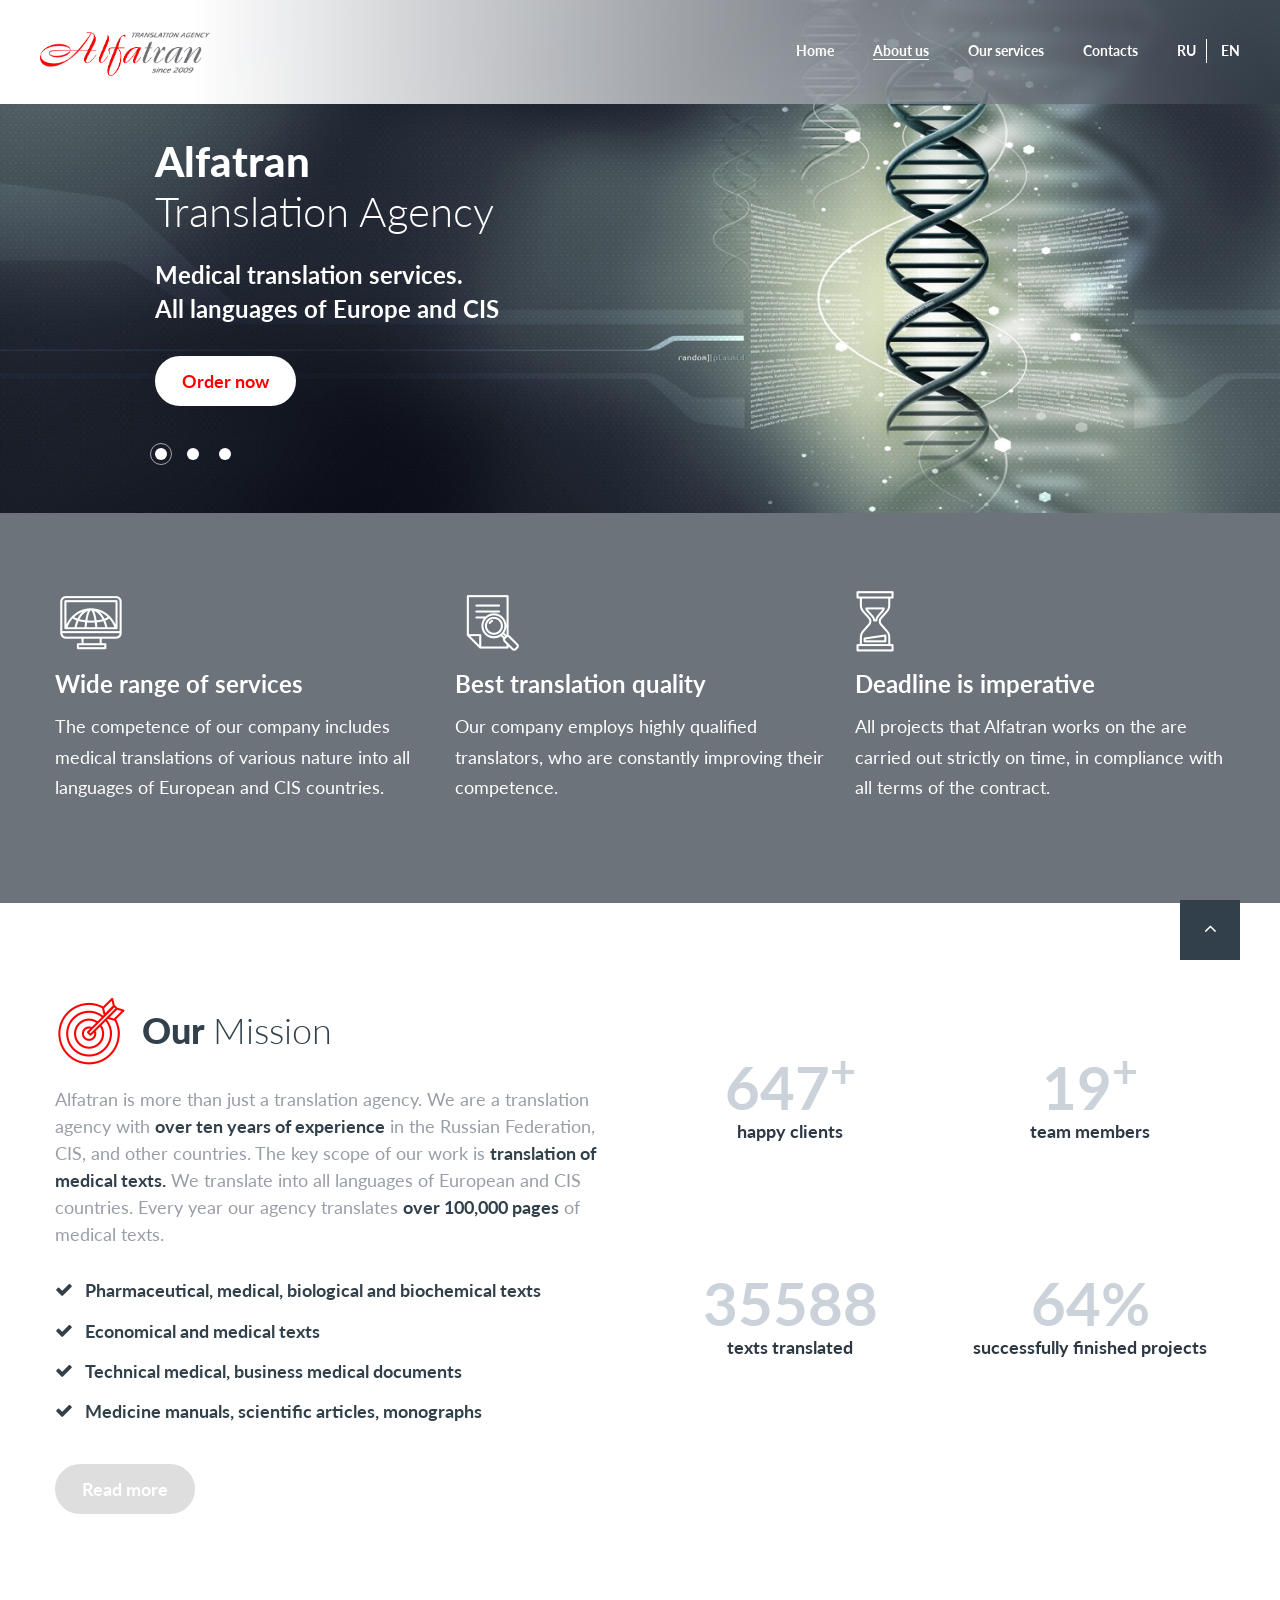
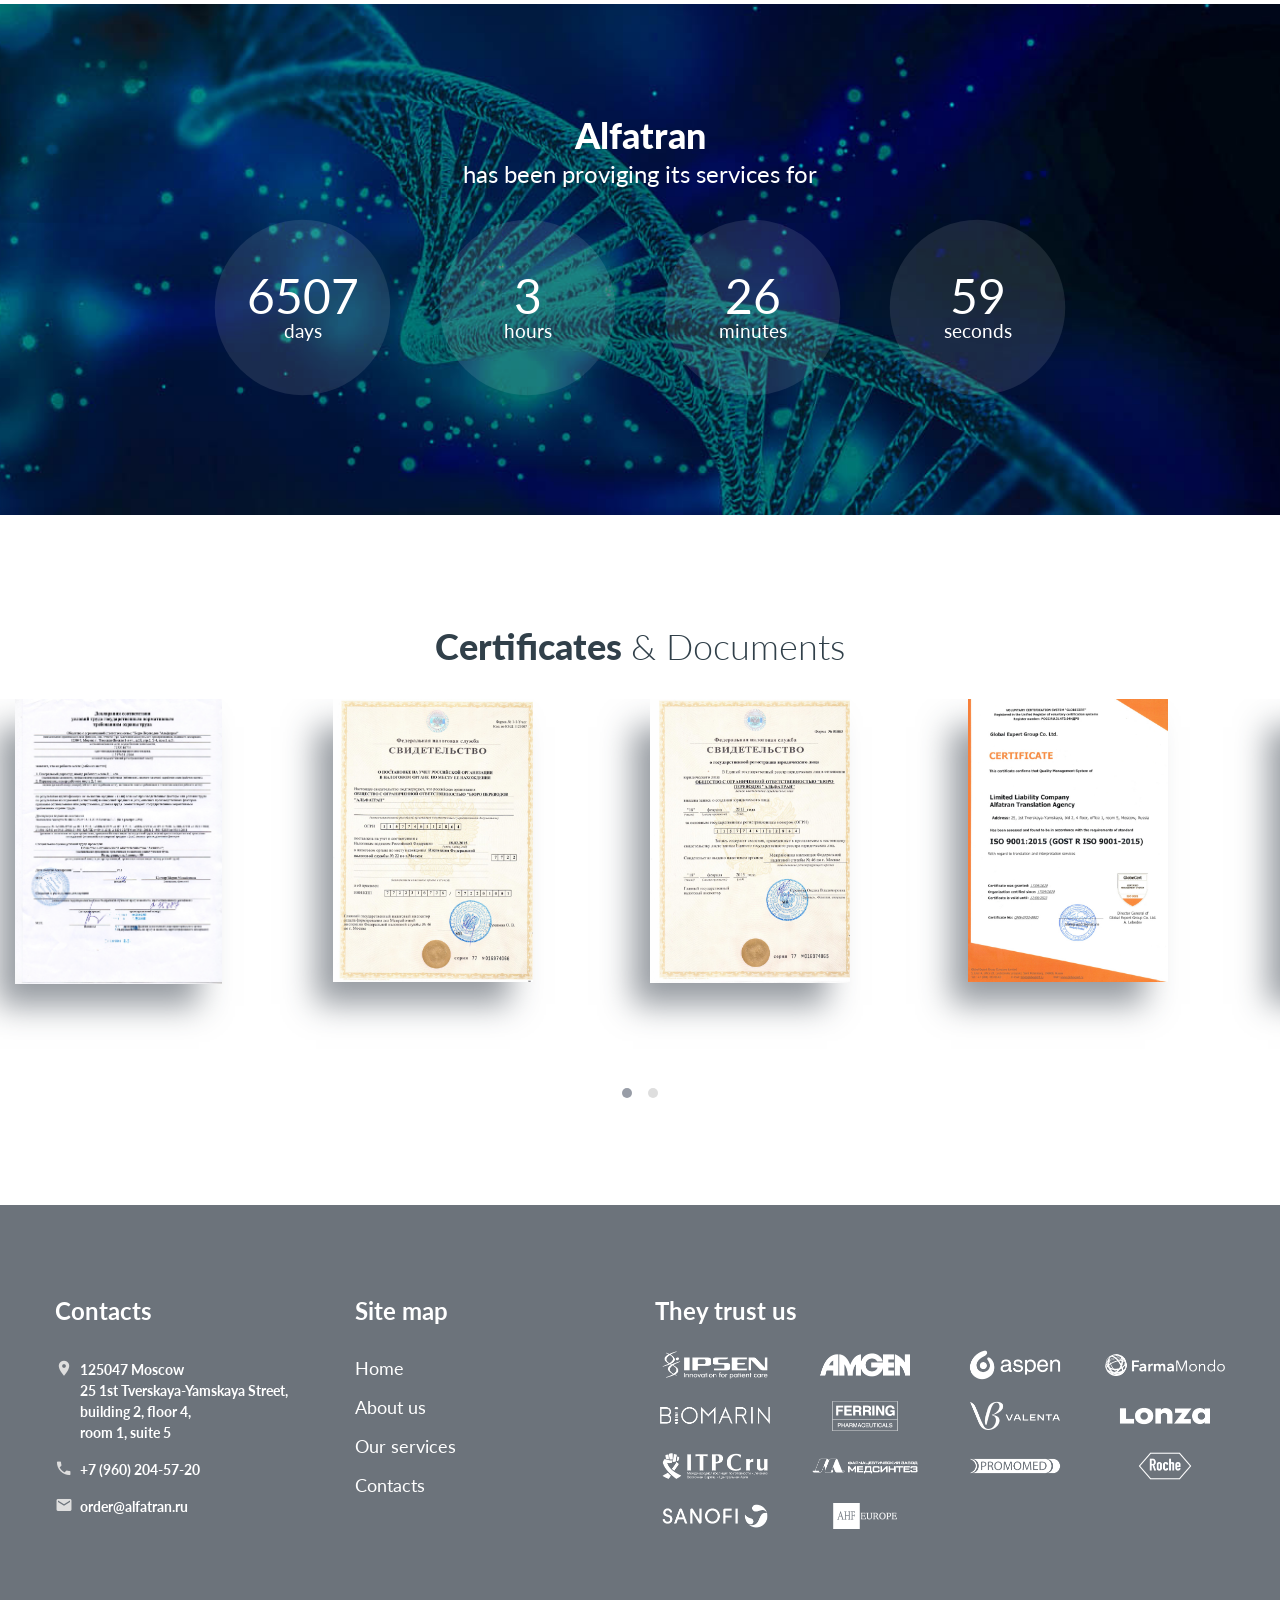
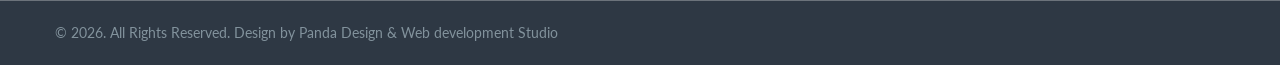
<file: about_en.html>
<!DOCTYPE html>
<html class="wide wow-animation" lang="ru">
  <head>
    <title>All languages of Europe and CIS | Alfatran Translation Agency</title>
    <meta charset="utf-8">
    <meta name="viewport" content="width=device-width, height=device-height, initial-scale=1.0">
    <meta http-equiv="X-UA-Compatible" content="IE=edge">
    <meta name="description" content="О компании |  Бюро переводов Альфатран | переводы на все языки Европы и стран СНГ">
    <link rel="icon" href="images/favicon.png" type="image/x-icon">
    <link rel="stylesheet" type="text/css" href="https://fonts.googleapis.com/css?family=Lato:300,300i,400,400i,700,900">
    <link rel="stylesheet" href="css/bootstrap.css">
    <link rel="stylesheet" href="css/fonts.css">
    <link rel="stylesheet" href="css/style.css">
    <link rel="stylesheet" href="css/main.css">
    <style>.ie-panel{display: none;background: #212121;padding: 10px 0;box-shadow: 3px 3px 5px 0 rgba(0,0,0,.3);clear: both;text-align:center;position: relative;z-index: 1;} html.ie-10 .ie-panel, html.lt-ie-10 .ie-panel {display: block;}</style>
  </head>
  <body>
    <div class="ie-panel"><a href="http://windows.microsoft.com/en-US/internet-explorer/"><img src="images/ie8-panel/warning_bar_0000_us.jpg" height="42" width="820" alt="You are using an outdated browser. For a faster, safer browsing experience, upgrade for free today."></a></div>
    <div class="preloader">
      <div class="preloader-body">
        <div class="loader">
          <div></div>
          <div></div>
          <div></div>
          <div></div>
          <div></div>
          <div></div>
          <div></div>
          <div></div>
          <div></div>
        </div>
        <p>Loading...</p>
      </div>
    </div>
    <div class="page">
      <header class="section page-header rd-navbar-transparent-wrap">
        <!--RD Navbar-->
        <div class="rd-navbar-wrap">
          <nav class="rd-navbar rd-navbar-transparent" data-layout="rd-navbar-fixed" data-sm-layout="rd-navbar-fixed" data-md-layout="rd-navbar-fixed" data-md-device-layout="rd-navbar-fixed" data-lg-layout="rd-navbar-static" data-lg-device-layout="rd-navbar-static" data-xl-layout="rd-navbar-static" data-xl-device-layout="rd-navbar-static" data-lg-stick-up-offset="20px" data-xl-stick-up-offset="20px" data-xxl-stick-up-offset="20px" data-lg-stick-up="true" data-xl-stick-up="true" data-xxl-stick-up="true">
            <!-- <div class="rd-navbar-collapse-toggle rd-navbar-fixed-element-1" data-rd-navbar-toggle=".rd-navbar-collapse"><span></span></div> -->
            <div class="rd-navbar-main-outer">
              <div class="rd-navbar-main-inner">
                <div class="rd-navbar-main">
                  <!--RD Navbar Panel-->
                  <div class="rd-navbar-panel">
                    <!--RD Navbar Toggle-->
                    <button class="rd-navbar-toggle" data-rd-navbar-toggle=".rd-navbar-nav-wrap"><span></span></button>
                    <!--RD Navbar Brand-->
                    <div class="rd-navbar-brand">
                      <!--Brand--><a class="brand" href="index_en.html"><img class="brand-logo-dark" src="images/logo_en.png" alt="" width="146" height="22"/><img class="brand-logo-light" src="images/logo_en.png" alt="" width="155" height="22"/></a>
                    </div>
                  </div>
                  <div class="rd-navbar-main-element">
                    <div class="rd-navbar-nav-wrap">
                      <ul class="rd-navbar-nav">
                        <li class="rd-nav-item "><a class="rd-nav-link" href="index_en.html">Home</a>
                        </li>
                        <li class="rd-nav-item active"><a class="rd-nav-link" href="about_en.html#anchor_about">About us</a>
                        </li>
                        <li class="rd-nav-item"><a class="rd-nav-link" href="typography_en.html#anchor_services">Our services</a>
                        </li>
                        <li class="rd-nav-item"><a class="rd-nav-link" href="contacts_en.html">Contacts</a>
                        </li>
                        <li class="rd-nav-item link_en"><a class="rd-nav-link" href="about.html">RU</a>
                        </li>
                        <li class="rd-nav-item"><a class="rd-nav-link" href="about_en.html">EN</a>
                        </li>
                      </ul>
                    </div>
                  </div>
                </div>
              </div>
            </div>
          </nav>
        </div>
      </header>
      <!--Swiper-->
      <section class="section swiper-container swiper-slider swiper-slider-1 context-dark header_for_desktop" data-loop="true" data-autoplay="5000" data-simulate-touch="true">
        <div class="swiper-wrapper">
          <div class="swiper-slide" data-slide-bg="images/bg-image_1_1_2.jpg">
            <div class="swiper-slide-caption section-lg">
              <div class="container">
                <div class="row">
                  <div class="col-md-9 col-lg-7 offset-md-1 offset-xxl-0">
                    <h1><span class="d-block" data-caption-animate="fadeInUp" data-caption-delay="100">Alfatran</span><span class="d-block text-light" data-caption-animate="fadeInUp" data-caption-delay="200">Translation Agency</span></h1>
                    <p class="lead" data-caption-animate="fadeInUp" data-caption-delay="350">Medical translation services.<br> All languages of Europe and CIS</p>
                    <div class="button-wrap-default" data-caption-animate="fadeInUp" data-caption-delay="450"><a class="button button-secondary-text" href="contacts_en.html#anchor_make_order">Order now</a></div>
                  </div>
                </div>
              </div>
            </div>
          </div>
          <div class="swiper-slide" data-slide-bg="images/bg-image_2_1.jpg">
            <div class="swiper-slide-caption section-lg">
              <div class="container">
                <div class="row">
                  <div class="col-md-9 col-lg-7 offset-md-1 offset-xxl-0">
                    <h1><span class="d-block" data-caption-animate="fadeInUp" data-caption-delay="100">Alfatran</span><span class="d-block text-light" data-caption-animate="fadeInUp" data-caption-delay="200">Translation Agency</span></h1>
                    <p class="lead" data-caption-animate="fadeInUp" data-caption-delay="350">Supporting information &  <br>scientific projects</p>
                    <div class="button-wrap-default" data-caption-animate="fadeInUp" data-caption-delay="450"><a class="button button-secondary-text" href="contacts_en.html#anchor_make_order">Order now</a></div>
                  </div>
                </div>
              </div>
            </div>
          </div>
          <div class="swiper-slide" data-slide-bg="images/bg-image_3_2.jpg">
            <div class="swiper-slide-caption section-lg">
              <div class="container">
                <div class="row">
                  <div class="col-md-9 col-lg-7 offset-md-1 offset-xxl-0">
                    <h1><span class="d-block" data-caption-animate="fadeInUp" data-caption-delay="100">Alfatran</span><span class="d-block text-light" data-caption-animate="fadeInUp" data-caption-delay="200">Translation Agency</span></h1>
                    <p class="lead" data-caption-animate="fadeInUp" data-caption-delay="350">Assistance in preparing for international  <br> medical conferences</p>
                    <div class="button-wrap-default" data-caption-animate="fadeInUp" data-caption-delay="450"><a class="button button-secondary-text" href="contacts_en.html#anchor_make_order">Order now</a></div>
                  </div>
                </div>
              </div>
            </div>
          </div>
        </div>
        <!--Swiper Pagination-->
        <div class="swiper-pagination-wrap">
          <div class="container">
            <div class="row">
              <div class="col-md-9 col-lg-7 offset-md-1 offset-xxl-0">
                <div class="swiper-pagination"></div>
              </div>
            </div>
          </div>
        </div>
      </section>
<div id="anchor_about"></div>
<section class="section swiper-container swiper-slider swiper-slider-1 context-dark header_for_mobile" data-loop="true" data-autoplay="5000" data-simulate-touch="true">
  <div class="swiper-wrapper">
    <div class="swiper-slide" data-slide-bg="images/bg-image_1_1_2_for_mobile.jpg">
      <div class="swiper-slide-caption section-lg">
        <div class="container">
          <div class="row">
            <div class="col-md-9 col-lg-7 offset-md-1 offset-xxl-0">
              <h1><span class="d-block" data-caption-animate="fadeInUp" data-caption-delay="100">Alfatran</span><span class="d-block text-light" data-caption-animate="fadeInUp" data-caption-delay="200">Translation Agency</span></h1>
              <p class="lead" data-caption-animate="fadeInUp" data-caption-delay="350">Medical translation services.<br> All languages of Europe and CIS</p>
              <div class="button-wrap-default" data-caption-animate="fadeInUp" data-caption-delay="450"><a class="button button-secondary-text" href="contacts_en.html#anchor_make_order">Order now</a></div>
            </div>
          </div>
        </div>
      </div>
    </div>
    <div class="swiper-slide" data-slide-bg="images/bg-image_2_1_for_mobile.jpg">
      <div class="swiper-slide-caption section-lg">
        <div class="container">
          <div class="row">
            <div class="col-md-9 col-lg-7 offset-md-1 offset-xxl-0">
              <h1><span class="d-block" data-caption-animate="fadeInUp" data-caption-delay="100">Alfatran</span><span class="d-block text-light" data-caption-animate="fadeInUp" data-caption-delay="200">Translation Agency</span></h1>
              <p class="lead" data-caption-animate="fadeInUp" data-caption-delay="350">Supporting information &<br> scientific projects</p>
              <div class="button-wrap-default" data-caption-animate="fadeInUp" data-caption-delay="450"><a class="button button-secondary-text" href="contacts_en.html#anchor_make_order">Order now</a></div>
            </div>
          </div>
        </div>
      </div>
    </div>
    <div class="swiper-slide" data-slide-bg="images/bg-image_3_2_for_mobile.jpg">
      <div class="swiper-slide-caption section-lg">
        <div class="container">
          <div class="row">
            <div class="col-md-9 col-lg-7 offset-md-1 offset-xxl-0">
              <h1><span class="d-block" data-caption-animate="fadeInUp" data-caption-delay="100">Alfatran</span><span class="d-block text-light" data-caption-animate="fadeInUp" data-caption-delay="200">Translation Agency</span></h1>
              <p class="lead" data-caption-animate="fadeInUp" data-caption-delay="350">Assistance in preparing for international medical conferences</p>
              <div class="button-wrap-default" data-caption-animate="fadeInUp" data-caption-delay="450"><a class="button button-secondary-text" href="contacts_en.html#anchor_make_order">Order now</a></div>
            </div>
          </div>
        </div>
      </div>
    </div>
  </div>
  <!--Swiper Pagination-->
  <div class="swiper-pagination-wrap">
    <div class="container">
      <div class="row">
        <div class="col-md-9 col-lg-7 offset-md-1 offset-xxl-0">
          <div class="swiper-pagination"></div>
        </div>
      </div>
    </div>
  </div>
</section>
<div id="anchor_read_more"></div>
      <!--Icon List 2-->
      <section class="section section-sm section-sm-bottom-100 bg-primary">
        <div class="container">
          <div class="row row-30">
            <div class="col-md-4 wow fadeInUp">
              <div class="box-icon-2">
                <div class="icon novi-icon mercury-icon-screen"></div>
                <h5 class="title">Wide range of services</h5>
                <p class="text">The competence of our company includes medical translations of various nature into all languages of European and CIS countries.</p>
              </div>
            </div>
            <div class="col-md-4 wow fadeInUp" data-wow-delay="0.2s">
              <div class="box-icon-2">
                <div class="icon novi-icon mercury-icon-document-search"></div>
                <h5 class="title">Best translation quality</h5>
                <p class="text">Our company employs highly qualified translators, who are constantly improving their competence.</p>
              </div>
            </div>
            <div class="col-md-4 wow fadeInUp" data-wow-delay="0.4s">
              <div class="box-icon-2">
                <div class="icon novi-icon mercury-icon-time-sand"></div>
                <h5 class="title">Deadline is imperative</h5>
                <p class="text">All projects that Alfatran works on the are carried out strictly on time, in compliance with all terms of the contract.</p>
              </div>
            </div>
          </div>
        </div>
      </section>

      <!-- Download Our Tax Guide App-->
      <!-- <section class="section bg-gray-100 box-image-left">
        <div class="container">
          <div class="row">
            <div class="col-md-6 wow fadeInLeft">
              <div class="section-lg section-lg-top-100">
                <h2 class="title-icon title-icon-2"><span class="icon icon-default mercury-icon-touch"></span><span>Download Our <br><span class="text-light">Tax Guide App</span></span></h2>
                <p class="big">We are glad to introduce our brand new Tax Guide App, a perfect solution for individual tax management our clients have been waiting for. It is available now for all iOS and Android device owners.</p>
                <div class="group-sm group-wrap-2"><a class="button button-primary" href="#">Get iOS app</a><a class="button button-icon button-icon-right button-secondary" href="#"><span>Get Android app</span><span class="icon fa fa-android"></span></a></div>
              </div>
            </div>
          </div>
        </div>
        <div class="box-image-item box-image-video novi-background bg-image" style="background-image: url(images/index-874x534.jpg)"><a class="icon novi-icon fa fa-caret-right" href="//www.youtube.com/embed/KFVUxSynSXc" data-lightgallery="item"></a></div>
      </section> -->
      <!-- Our Mission-->
      <section class="section bg-default section-md">
        <div class="container">
          <div class="row row-30">
            <div class="col-md-6">
              <h2 class="title-icon"><span class="icon icon-default mercury-icon-target-2" style="color: red;"></span><span>Our <span class="text-light">Mission</span></span></h2>
              <p class="big">Alfatran is more than just a translation agency. We are a translation agency with <b style="color: #31404a;">over ten years of experience</b> in the Russian Federation, CIS, and other countries. The key scope of our work is <b style="color: #31404a;">translation of medical texts.</b> We translate into all languages of European and CIS countries. Every year our agency translates <b style="color: #31404a;">over 100,000 pages</b> of medical texts.
              <!-- <br><br><b style="color: #31404a">В нашей команде:</b></p> -->
              <ul class="list-marked-2">
                <li>Pharmaceutical, medical, biological and biochemical texts</li>
                <li>Economical and medical texts</li>
                <li>Technical medical, business medical documents</li>
                <li>Medicine manuals, scientific articles, monographs</li>
              </ul><a class="button button-primary" href="about_en.html#anchor_read_more">Read more</a>
            </div>
            <div class="col-md-6">
              <div class="row">
                <div class="col-6">
                  <!--Box counter-->
                  <div class="box-counter">
                    <div class="box-counter-main">
                      <div class="counter">1000</div><span><sup>+</sup></span>
                    </div>
                    <p class="box-counter-title">happy clients</p>
                  </div>
                </div>
                <div class="col-6">
                  <!--Box counter-->
                  <div class="box-counter">
                    <div class="box-counter-main">
                      <div class="counter">30</div><span><sup>+</sup></span>
                    </div>
                    <p class="box-counter-title">team members</p>
                  </div>
                </div>
                <div class="col-6">
                  <!--Box counter-->
                  <div class="box-counter">
                    <div class="box-counter-main">
                      <div class="counter">55000</div>
                    </div>
                    <p class="box-counter-title">texts translated</p>
                  </div>
                </div>
                <div class="col-6">
                  <!--Box counter-->
                  <div class="box-counter">
                    <div class="box-counter-main">
                      <div class="counter">99</div><span>%</span>
                    </div>
                    <p class="box-counter-title">successfully finished projects</p>
                  </div>
                </div>
              </div>
            </div>
          </div>
        </div>
      </section>
      <section class="parallax-container" data-parallax-img="images/bg_parallax_2_1.jpg">
        <div class="parallax-content section-xl context-dark text-center">
          <div class="container">
            <div class="row justify-content-center">
              <div class="col-md-10 col-xl-9">
                <h2>Alfatran <span class="text-light"></span></h2>
                <div class="heading-5 font-weight-normal">has been proviging its services for</div>
                <!--TimeCircles-->
                      <div class="countdown" data-countdown data-to="2009-02-10">
                        <div class="countdown-block countdown-block-days">
                          <svg class="countdown-circle" x="0" y="0" width="200" height="200" viewbox="0 0 200 200" data-progress-days="">
                            <circle class="countdown-circle-bg" cx="100" cy="100" r="90"></circle>
                            <circle class="countdown-circle-fg clipped" cx="100" cy="100" r="90"></circle>
                          </svg>
                          <div class="countdown-wrap">
                            <div class="countdown-counter" data-counter-days="">00</div>
                            <div class="countdown-title">days</div>
                          </div>
                        </div>
                        <div class="countdown-block countdown-block-hours">
                          <svg class="countdown-circle" x="0" y="0" width="200" height="200" viewbox="0 0 200 200" data-progress-hours="">
                            <circle class="countdown-circle-bg" cx="100" cy="100" r="90"></circle>
                            <circle class="countdown-circle-fg clipped" cx="100" cy="100" r="90"></circle>
                          </svg>
                          <div class="countdown-wrap">
                            <div class="countdown-counter" data-counter-hours="">00</div>
                            <div class="countdown-title">hours</div>
                          </div>
                        </div>
                        <div class="countdown-block countdown-block-minutes">
                          <svg class="countdown-circle" x="0" y="0" width="200" height="200" viewbox="0 0 200 200" data-progress-minutes="">
                            <circle class="countdown-circle-bg" cx="100" cy="100" r="90"></circle>
                            <circle class="countdown-circle-fg clipped" cx="100" cy="100" r="90"></circle>
                          </svg>
                          <div class="countdown-wrap">
                            <div class="countdown-counter" data-counter-minutes="">00</div>
                            <div class="countdown-title">minutes</div>
                          </div>
                        </div>
                        <div class="countdown-block countdown-block-seconds">
                          <svg class="countdown-circle" x="0" y="0" width="200" height="200" viewbox="0 0 200 200" data-progress-seconds="">
                            <circle class="countdown-circle-bg" cx="100" cy="100" r="90"></circle>
                            <circle class="countdown-circle-fg clipped" cx="100" cy="100" r="90"></circle>
                          </svg>
                          <div class="countdown-wrap">
                            <div class="countdown-counter" data-counter-seconds="">00</div>
                            <div class="countdown-title">seconds</div>
                          </div>
                        </div>
                      </div>
              </div>
            </div>
          </div>
        </div>
      </section>

      <!-- Our Principles-->
      <!-- <section class="section section-lg bg-gray-100">
        <div class="container text-center text-lg-left">
          <h2><span class="text-light">Our</span> Principles</h2>
          <div class="row row-30 number-counter-2">
            <div class="col-md-4">
              <div class="box-numbered-left unit">
                <div class="unit-left">
                  <div class="index-counter"></div>
                </div>
                <div class="unit-body">
                  <h5 class="title">Trust</h5>
                  <div class="content">Lorem ipsum dolor sit amet, consectetur adipiscing elit. Etiam a fermentum turpis. Nulla metus diam, feugiat ac lectus vitae, tempus porttitor sem. Vestibulum non lacus vulputate, placerat ligula ut, dignissim tortor.</div>
                </div>
              </div>
            </div>
            <div class="col-md-4">
              <div class="box-numbered-left unit">
                <div class="unit-left">
                  <div class="index-counter"></div>
                </div>
                <div class="unit-body">
                  <h5 class="title">Integrity</h5>
                  <div class="content">Ut enim ad minim veniam, quis nostrud exercitation ullamco laboris nisi ut aliquip ex ea commodo consequat. Duis aute irure dolor in reprehenderit in voluptate velit esse cillum dolore eu fugiat nulla pariatur.</div>
                </div>
              </div>
            </div>
            <div class="col-md-4">
              <div class="box-numbered-left unit">
                <div class="unit-left">
                  <div class="index-counter"></div>
                </div>
                <div class="unit-body">
                  <h5 class="title">Honesty</h5>
                  <div class="content">Nemo enim ipsam voluptatem quia voluptas sit aspernatur aut odit aut fugit, sed quia consequuntur magni dolores eos qui ratione voluptatem sequi nesciunt. Neque porro quisquam est, qui dolorem ipsum quia dolor sit.</div>
                </div>
              </div>
            </div>
          </div>
        </div>
      </section> -->
      <!-- Our Clients-->
      <section class="section section-lg bg-gray-800 about_us">
        <div class="container text-center text-xl-left" style="max-width: 100%; padding: 0;">
          <h2 class="text-center" style="color: #31404a;">Клиенты <span class="text-light">о нас</span></h2>
          <div class="owl-carousel owl-carousel-4 text-center" data-items="2" data-sm-items="3" data-md-items="4" data-lg-items="4" data-xl-items="6" data-dots="true" data-nav="false" data-stage-padding="15" data-loop="true" data-margin="20" data-mouse-drag="true">
            <div style="width: 197px; height: 350px;" class="item"><img class="minimized" src="images/review_1.jpg" alt="" width="100%" height=""/></div>
            <div style="width: 198px; height: 350px;" class="item"><img class="minimized" src="images/review_2.jpg" alt="" width="100%" height=""/></div>
            <div style="width: 200px; height: 350px;" class="item"><img class="minimized" src="images/review_3.jpg" alt="" width="100%" height=""/></div>
            <div style="width: 192px; height: 350px;" class="item"><img class="minimized" src="images/review_4.jpg" alt="" width="100%" height=""/></div>
            <div style="width: 195px; height: 350px;" class="item"><img class="minimized" src="images/review_5.jpg" alt="" width="100%" height=""/></div>
            <div style="width: 197px; height: 350px;" class="item"><img class="minimized" src="images/review_6.jpg" alt="" width="100%" height=""/></div>
            <div style="width: 197px; height: 350px;" class="item"><img class="minimized" src="images/review_1.jpg" alt="" width="100%" height=""/></div>
            <div style="width: 198px; height: 350px;" class="item"><img class="minimized" src="images/review_2.jpg" alt="" width="100%" height=""/></div>
            <div style="width: 200px; height: 350px;" class="item"><img class="minimized" src="images/review_3.jpg" alt="" width="100%" height=""/></div>
            <div style="width: 192px; height: 350px;" class="item"><img class="minimized" src="images/review_4.jpg" alt="" width="100%" height=""/></div>
            <div style="width: 196px; height: 350px;" class="item"><img class="minimized" src="images/review_5.jpg" alt="" width="100%" height=""/></div>
            <div style="width: 198px; height: 350px;" class="item"><img class="minimized" src="images/review_6.jpg" alt="" width="100%" height=""/></div>
          </div>
        </div>
      </section>


      <section class="section section-lg bg-gray-800" style="margin-top: 110px;">
        <div class="container text-center text-xl-left" style="max-width: 100%; padding: 0;">
          <h2 class="text-center" style="color: #31404a;">Certificates <span class="text-light">& Documents</span></h2>
          <div class="owl-carousel owl-carousel-4 text-center" data-items="2" data-sm-items="3" data-md-items="4" data-lg-items="4" data-xl-items="6" data-dots="true" data-nav="false" data-stage-padding="15" data-loop="false" data-margin="20" data-mouse-drag="true">
            <div style="width: 207px; height: 350px;" class="item"><img class="minimized" src="images/document_1.jpg" alt="" width="100%" height=""/></div>
            <div style="width: 200px; height: 350px;" class="item"><img class="minimized" src="images/document_2.jpg" alt="" width="100%" height=""/></div>
            <div style="width: 200px; height: 350px;" class="item"><img class="minimized" src="images/document_3.jpg" alt="" width="100%" height=""/></div>
            <div style="width: 200px; height: 350px;" class="item"><img class="minimized" src="images/certificate_1.jpg" alt="" width="100%" height=""/></div>
            <div style="width: 200px; height: 350px;" class="item"><img class="minimized" src="images/certificate_2.jpg" alt="" width="100%" height=""/></div>
            <div style="width: 350px; margin-top: 20px; margin-bottom: 20px;" class="item"><img class="minimized" src="images/certificate_3.jpg" alt="" width="100%" height=""/></div>
            <div style="width: 350px; margin-top: 20px; margin-bottom: 20px;" class="item"><img class="minimized" src="images/certificate_4.jpg" alt="" width="100%" height=""/></div>
            <div style="width: 336px; margin-top: 20px; margin-bottom: 20px;" class="item"><img class="minimized" src="images/certificate_5.jpg" alt="" width="100%" height=""/></div>
          </div>
        </div>
      </section>

      <!-- Our Team-->
      <!-- <section class="section section-lg bg-default">
        <div class="container text-center text-lg-left">
          <h2><span class="text-light">Our</span> Team</h2>
          <div class="row row-40">
            <div class="col-md-4">
              <div class="team-box-left">
                <div class="team-meta unit align-items-center">
                  <div class="unit-left"><img class="img" src="images/testimonials-1-138x138.jpg" alt="" width="138" height="69"/>
                  </div>
                  <div class="unit-body">
                    <h5 class="title">Kate White</h5>
                    <div class="subtitle">Manager</div>
                  </div>
                </div>
                <div class="content">Lorem ipsum dolor sit amet, consectetur adipiscing elit. Etiam a fermentum turpis. Nulla metus diam, feugiat ac lectus vitae, tempus porttitor sem. Vestibulum non lacus vulputate, placerat ligula ut, dignissim tortor.</div>
              </div>
            </div>
            <div class="col-md-4">
              <div class="team-box-left">
                <div class="team-meta unit align-items-center">
                  <div class="unit-left"><img class="img" src="images/testimonials-2-138x138.jpg" alt="" width="138" height="69"/>
                  </div>
                  <div class="unit-body">
                    <h5 class="title">Victor Jackson</h5>
                    <div class="subtitle">Financial Consultant</div>
                  </div>
                </div>
                <div class="content">Sed ut perspiciatis unde omnis iste natus error sit voluptatem accusantium doloremque laudantium, totam rem aperiam, eaque ipsa quae ab illo inventore veritatis et quasi architecto beatae vitae dicta sunt explicabo.</div>
              </div>
            </div>
            <div class="col-md-4">
              <div class="team-box-left">
                <div class="team-meta unit align-items-center">
                  <div class="unit-left"><img class="img" src="images/testimonials-3-138x138.jpg" alt="" width="138" height="69"/>
                  </div>
                  <div class="unit-body">
                    <h5 class="title">Olivia Smith</h5>
                    <div class="subtitle">Tax Manager</div>
                  </div>
                </div>
                <div class="content">Neque porro quisquam est, qui dolorem ipsum quia dolor sit amet, consectetur, adipisci velit, sed quia non numquam eius modi tempora incidunt ut labore et dolore magnam aliquam quaerat voluptatem. Ut enim ad minima.</div>
              </div>
            </div>
          </div><a class="button button-primary" href="#">View all team</a>
        </div>
      </section> -->
      <footer class="section footer-classic">
        <div class="footer-inner-1">
          <div class="container">
            <div class="row row-40">
              <div class="col-md-5 col-lg-3">
                <h5 style="color: #fff;">Contacts</h5>
                <ul style="color: #fff;" class="contact-list font-weight-bold">
                  <li>
                    <div class="unit unit-spacing-xs">
                      <div class="unit-left">
                        <div class="icon icon-sm icon-primary novi-icon mdi mdi-map-marker item_margin"></div>
                      </div>
                      <div class="unit-body item_margin" style="cursor: default; pointer-events: none;"><a href="">125047 Moscow <br>25 1st Tverskaya-Yamskaya Street, <br>building 2, floor 4,<br>room 1, suite 5</a></div>
                    </div>
                  </li>
                  <li>
                    <div class="unit unit-spacing-xs">
                      <div class="unit-left">
                        <div class="icon icon-sm icon-primary novi-icon mdi mdi-phone item_margin"></div>
                      </div>
                      <div class="unit-body item_margin"><a href="tel:+79602045720">+7 (960) 204-57-20</a></div>
                    </div>
                  </li>
                  <li>
                    <div class="unit unit-spacing-xs">
                      <div class="unit-left">
                        <div class="icon icon-sm icon-primary novi-icon mdi mdi-email item_margin"></div>
                      </div>
                      <div class="unit-body item_margin"><a href="mailto:order@alfatran.ru">order@alfatran.ru</a></div>
                    </div>
                  </li>

                  <!-- <li>
                    <div class="unit unit-spacing-xs">
                      <div class="unit-left">
                        <div class="icon icon-sm icon-primary novi-icon mdi mdi-clock"></div>
                      </div>
                      <div class="unit-body">
                        <ul class="list-0">
                          <li>Weekdays: 8:00–17:00</li>
                          <li>Weekends: Closed</li>
                        </ul>
                      </div>
                    </div>
                  </li> -->
                </ul>
              </div>
              <div class="col-md-6 col-lg-3">
                <h5 style="color: #fff;">Site map</h5>
                <div class="row row-5 justify-content-between">
                  <div class="col-sm-6" style="margin-top: 5px;">
                    <ul style="color: #fff;" class="footer-list big">
                      <li><a href="index_en.html">Home</a></li>
                      <li><a href="about_en.html#anchor_about">About us</a></li>
                      <li><a href="typography_en.html#anchor_services">Our services</a></li>
                      <li><a href="contacts_en.html">Contacts</a></li>
                      <li><a href="#"></a></li>
                      <li><a href="#"></a></li>
                      <li><a href="#"></a></li>
                    </ul>
                  </div>
                  <!-- <div class="col-sm-4 col-lg-6 col-xxl-5">
                    <ul class="footer-list big">
                      <li><a href="#">Retirement</a></li>
                      <li><a href="#">Investment</a></li>
                      <li><a href="#">Real Estate</a></li>
                      <li><a href="#">Insurance</a></li>
                      <li><a href="#">Tax</a></li>
                      <li><a href="#">Money</a></li>
                      <li><a href="#">Other Resources</a></li>
                    </ul>
                  </div> -->
                </div>
              </div>
              <div class="col-md-12 col-lg-6">
                <h5 style="color: #fff;">They trust us</h5>
                <div class="row row-20 align-items-center text-center">
                  <div class="col-6 col-md-4 col-lg-3"><a class="link-image disable_a" href="https://www.ipsen.com/"><img src="images/partners_7.png" alt="" width="144" height="35"/></a></div>
                  <div class="col-6 col-md-4 col-lg-3"><a class="link-image disable_a" href="https://www.amgen.ru"><img src="images/partners_2.png" alt="" width="144" height="35"/></a></div>
                  <div class="col-6 col-md-4 col-lg-3"><a class="link-image disable_a" href="https://promo-med.ru"><img src="images/partners_3.png" alt="" width="144" height="35"/></a></div>
                  <div class="col-6 col-md-4 col-lg-3"><a class="link-image disable_a" href="https://itpcglobal.org"><img src="images/partners_5.png" alt="" width="144" height="35"/></a></div>
                  <div class="col-6 col-md-4 col-lg-3"><a class="link-image disable_a" href="https://www.lonza.com"><img src="images/partners_4.png" alt="" width="144" height="35"/></a></div>
                  <div class="col-6 col-md-4 col-lg-3"><a class="link-image disable_a" href="https://www.ipsen.com/"><img src="images/partners_6.png" alt="" width="144" height="35"/></a></div>
                  <div class="col-6 col-md-4 col-lg-3"><a class="link-image disable_a" href="https://www.valentapharm.com"><img src="images/partners_1.png" alt="" width="144" height="35"/></a></div>
                  <div class="col-6 col-md-4 col-lg-3"><a class="link-image disable_a" href="https://www.amgen.ru"><img src="images/partners_9.png" alt="" width="144" height="35"/></a></div>
                  <div class="col-6 col-md-4 col-lg-3"><a class="link-image disable_a" href="https://farmamondo.ru"><img src="images/partners_8.png" alt="" width="144" height="35"/></a></div>
                  <div class="col-6 col-md-4 col-lg-3"><a class="link-image disable_a" href="https://itpcglobal.org"><img src="images/partners_10.png" alt="" width="144" height="35"/></a></div>
                  <div class="col-6 col-md-4 col-lg-3"><a class="link-image disable_a" href="https://www.ipsen.com/"><img src="images/partners_11.png" alt="" width="144" height="35"/></a></div>
                  <div class="col-6 col-md-4 col-lg-3"><a class="link-image disable_a" href="https://www.ferring.ru"><img src="images/partners_12.png" alt="" width="144" height="35"/></a></div>
                  <div class="col-6 col-md-4 col-lg-3"><a class="link-image disable_a" href="https://farmamondo.ru"><img src="images/partners_13.png" alt="" width="144" height="35"/></a></div>
                  <div class="col-6 col-md-4 col-lg-3"><a class="link-image disable_a" href="https://farmamondo.ru"><img src="images/partners_14.png" alt="" width="144" height="35"/></a></div>
                  <!--
                  <div class="col-6 col-md-4 col-lg-3"><a class="link-image" href="https://www.valentapharm.com"><img src="images/partners_7.png" alt="" width="144" height="35"/></a></div>
                  <div class="col-6 col-md-4 col-lg-3"><a class="link-image" href="https://www.roche.ru"><img src="images/partners_2.png" alt="" width="144" height="35"/></a></div>
                  <div class="col-6 col-md-4 col-lg-3"><a class="link-image" href="https://promo-med.ru"><img src="images/partners_3.png" alt="" width="144" height="35"/></a></div>
                  <div class="col-6 col-md-4 col-lg-3"><a class="link-image" href="https://itpcglobal.org"><img src="images/partners_5.png" alt="" width="144" height="35"/></a></div>
                  <div class="col-6 col-md-4 col-lg-3"><a class="link-image" href="https://www.lonza.com"><img src="images/partners_4.png" alt="" width="144" height="35"/></a></div>
                  <div class="col-6 col-md-4 col-lg-3"><a class="link-image" href="https://www.ferring.ru"><img src="images/partners_1.png" alt="" width="144" height="35"/></a></div>
                  <div class="col-6 col-md-4 col-lg-3"><a class="link-image" href="https://farmamondo.ru"><img src="images/partners_8.png" alt="" width="144" height="35"/></a></div>
                  <div class="col-6 col-md-4 col-lg-3"><a class="link-image" href="https://itpcglobal.org"><img src="images/partners_10.png" alt="" width="144" height="35"/></a></div>
                  <div class="col-6 col-md-4 col-lg-3"><a class="link-image" href="https://www.ipsen.com/"><img src="images/partners_11.png" alt="" width="144" height="35"/></a></div>
                  <div class="col-6 col-md-4 col-lg-3"><a class="link-image" href="https://www.ferring.ru"><img src="images/partners_12.png" alt="" width="144" height="35"/></a></div>
                  <div class="col-6 col-md-4 col-lg-3"><a class="link-image" href="https://farmamondo.ru"><img src="images/partners_13.png" alt="" width="144" height="35"/></a></div> -->
                </div>
              </div>
            </div>
          </div>
        </div>
        <div class="footer-inner-2">
          <div class="container">
            <p class="rights"><span>&copy;&nbsp;</span><span class="copyright-year"></span>. All Rights Reserved. Design by <a style="" href="https://panda-development.ru">Panda Design & Web development Studio</a></p>
          </div>
        </div>
      </footer>
    </div>
    <div class="snackbars" id="form-output-global"></div>
    <script src="js/core.min.js"></script>
    <script src="js/script.js"></script>
    <script src="js/main.js"></script>
    <!--coded by Starlight-->
  </body>
  </html>
</file>
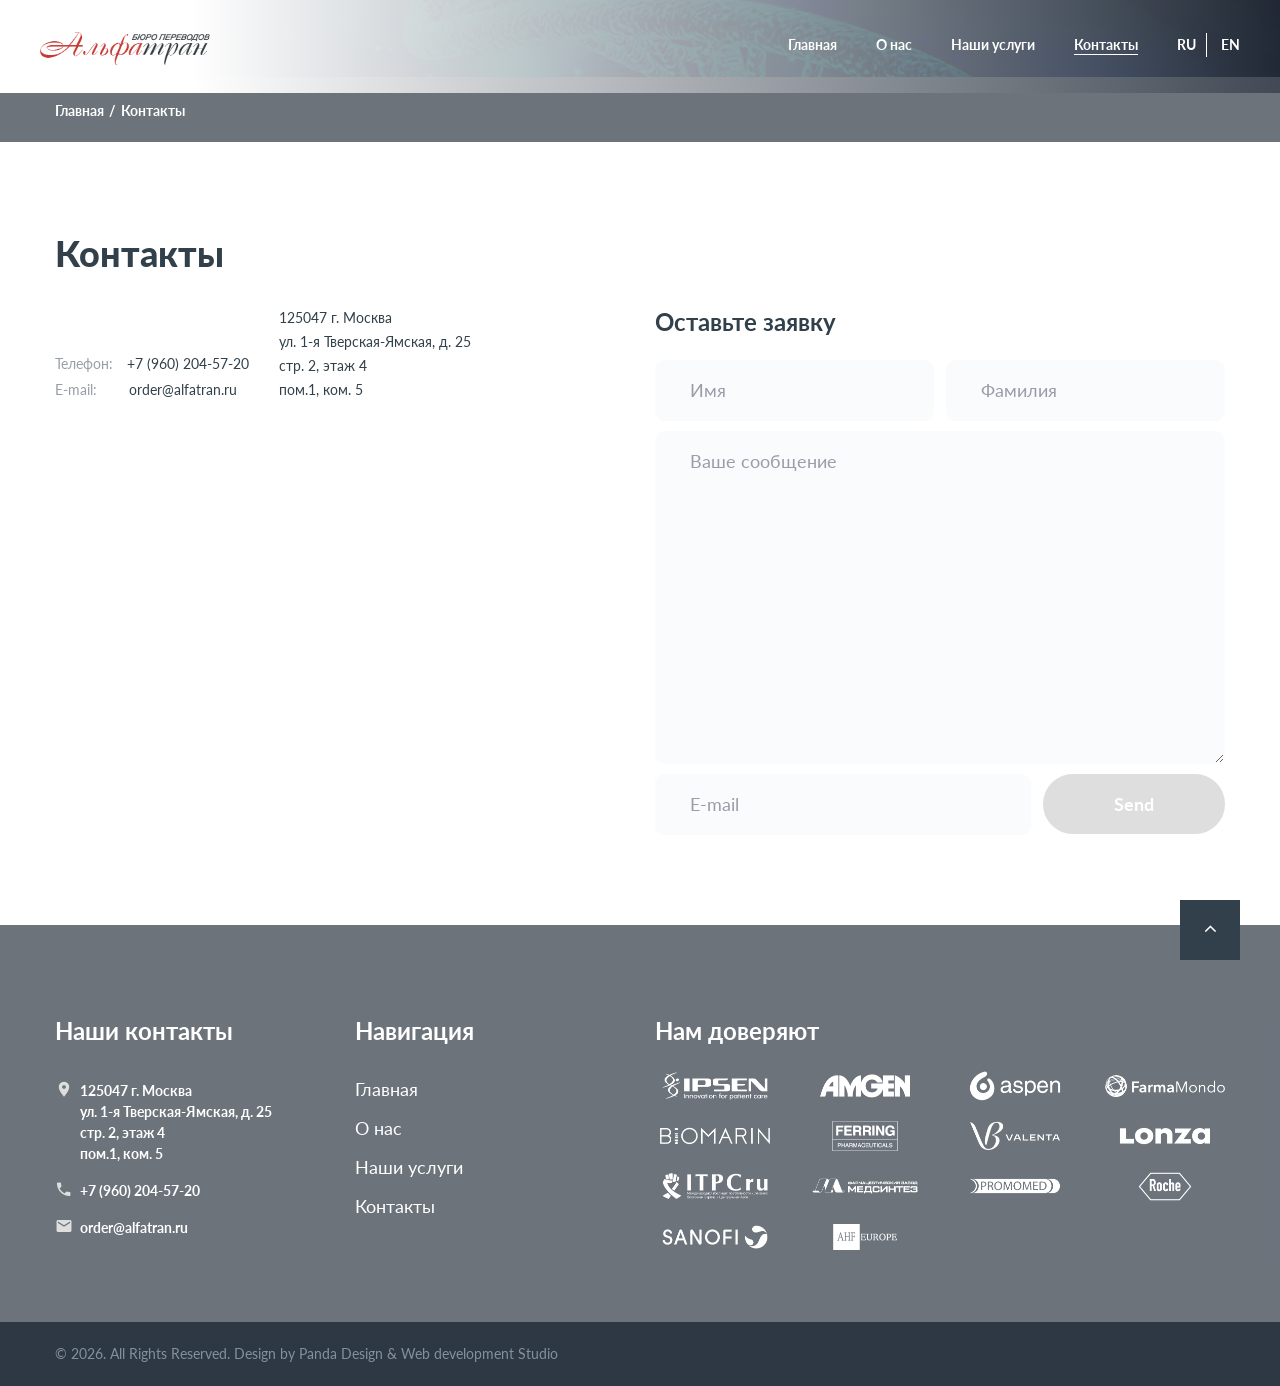
<file: contacts.html>
<!DOCTYPE html>
<html class="wide wow-animation" lang="ru">
  <head>
    <title>Контактная информация | Альфатран. Бюро переводов</title>
    <meta charset="utf-8">
    <meta name="viewport" content="width=device-width, height=device-height, initial-scale=1.0">
    <meta http-equiv="X-UA-Compatible" content="IE=edge">
    <meta name="description" content="Оставить заявку на перевод документа. Альфатран | бюро переводов.">
    <link rel="icon" href="images/favicon.png" type="image/x-icon">
    <link rel="stylesheet" type="text/css" href="//fonts.googleapis.com/css?family=Lato:300,300i,400,400i,700,900">
    <link rel="stylesheet" href="css/bootstrap.css">
    <link rel="stylesheet" href="css/fonts.css">
    <link rel="stylesheet" href="css/style.css">
    <style>.ie-panel{display: none;background: #212121;padding: 10px 0;box-shadow: 3px 3px 5px 0 rgba(0,0,0,.3);clear: both;text-align:center;position: relative;z-index: 1;} html.ie-10 .ie-panel, html.lt-ie-10 .ie-panel {display: block;}</style>
  </head>
  <body>
    <div class="ie-panel"><a href="http://windows.microsoft.com/en-US/internet-explorer/"><img src="images/ie8-panel/warning_bar_0000_us.jpg" height="42" width="820" alt="You are using an outdated browser. For a faster, safer browsing experience, upgrade for free today."></a></div>
    <div class="preloader">
      <div class="preloader-body">
        <div class="loader">
          <div></div>
          <div></div>
          <div></div>
          <div></div>
          <div></div>
          <div></div>
          <div></div>
          <div></div>
          <div></div>
        </div>
        <p>Loading...</p>
      </div>
    </div>
    <div class="page">
      <header class="section page-header rd-navbar-transparent-wrap">
        <!--RD Navbar-->
        <div class="rd-navbar-wrap">
          <nav class="rd-navbar rd-navbar-transparent" data-layout="rd-navbar-fixed" data-sm-layout="rd-navbar-fixed" data-md-layout="rd-navbar-fixed" data-md-device-layout="rd-navbar-fixed" data-lg-layout="rd-navbar-static" data-lg-device-layout="rd-navbar-static" data-xl-layout="rd-navbar-static" data-xl-device-layout="rd-navbar-static" data-lg-stick-up-offset="44px" data-xl-stick-up-offset="44px" data-xxl-stick-up-offset="44px" data-lg-stick-up="true" data-xl-stick-up="true" data-xxl-stick-up="true">
            <!-- <div class="rd-navbar-collapse-toggle rd-navbar-fixed-element-1" data-rd-navbar-toggle=".rd-navbar-collapse"><span></span></div>
            <div class="rd-navbar-aside-outer rd-navbar-collapse">
              <div class="rd-navbar-aside">
                <div class="rd-navbar-info">
                  <div class="icon novi-icon mdi mdi-phone"></div><a href="tel:#">+1 (800) 123 1234</a>
                </div>
                <ul class="list-lined">
                  <li><a href="#">Log in</a></li>
                  <li><a href="#">Create an account</a></li>
                </ul>
              </div>
            </div> -->
            <div class="rd-navbar-main-outer">
              <div class="rd-navbar-main-inner">
                <div class="rd-navbar-main">
                  <!--RD Navbar Panel-->
                  <div class="rd-navbar-panel">
                    <!--RD Navbar Toggle-->
                    <button class="rd-navbar-toggle" data-rd-navbar-toggle=".rd-navbar-nav-wrap"><span></span></button>
                    <!--RD Navbar Brand-->
                    <div class="rd-navbar-brand">
                      <!--Brand--><a class="brand" href="index.html"><img class="brand-logo-dark" src="images/logo_brand_1_1.png" alt="" width="146" height="22"/><img class="brand-logo-light" src="images/logo_brand_1_1.png" alt="" width="155" height="22"/></a>
                    </div>
                  </div>
                  <div class="rd-navbar-main-element">
                    <div class="rd-navbar-nav-wrap">
                      <ul class="rd-navbar-nav">
                        <li class="rd-nav-item"><a class="rd-nav-link" href="index.html">Главная</a>
                        </li>
                        <li class="rd-nav-item"><a class="rd-nav-link" href="about.html#anchor_about">О нас</a>
                        </li>
                        <li class="rd-nav-item"><a class="rd-nav-link" href="typography.html#anchor_srvices">Наши услуги</a>
                        </li>
                        <li class="rd-nav-item active"><a class="rd-nav-link" href="contacts.html">Контакты</a>
                        </li>
                        <li class="rd-nav-item link_en"><a class="rd-nav-link" href="contacts.html">RU</a>
                        </li>
                        <li class="rd-nav-item"><a class="rd-nav-link" href="contacts_en.html">EN</a>
                        </li>
                      </ul>
                    </div>
                  </div>
                </div>
              </div>
            </div>
          </nav>
        </div>
        <div class="rd-navbar-bg novi-background bg-image" style="background-image: url(images/bg_parallax_2_1.jpg)"></div>
      </header>
      <!-- Breadcrumbs-->
      <section class="breadcrumbs-custom bg-image novi-background bg-primary">
        <div class="container">
          <ul class="breadcrumbs-custom-path">
            <li><a href="index.html">Главная</a></li>
            <li class="active">Контакты</li>
          </ul>
        </div>
      </section>
<div id="anchor_make_order"></div>
      <!-- Contacts-->
      <section class="section section-md">
        <div class="container">
          <h2>Контакты</h2>
          <div class="row row-40">
            <div class="col-md-10 col-lg-6">
              <h5></h5>
              <div class="group-lg group-wrap-4" style="margin-right: 40px;">
                <div class="group-item">
                  <dl class="list-terms-2">
                    <dt>Телефон:</dt>
                    <dd style="margin-left: 10px;"><a style="color: #31404a;" href="tel:+7 (960) 204-57-20">+7 (960) 204-57-20</a></dd>
                  </dl>
                  <dl class="list-terms-2">
                    <dt>E-mail:</dt>
                    <dd style="margin-left: 12px;"><a class="d-inline-block link-underline" style="color: #31404a; text-decoration: none;" href="mailto:order@alfatran.ru">order@alfatran.ru</a></dd>
                  </dl>
                </div>
                <div class="group-item">
                  <ul class="list list-0">
                    <li style="color: #31404a;" class="text-secondary">125047 г. Москва <br>ул. 1-я Тверская-Ямская, д. 25 <br>стр. 2, этаж 4 <br>пом.1, ком. 5</li>
                  </ul>
                </div>
              </div>
              <!--Please, add the data attribute data-key="YOUR_API_KEY" in order to insert your own API key for the Google map.-->
              <!--Please note that YOUR_API_KEY should replaced with your key.-->
              <!--Example: <div class="google-map-container" data-key="YOUR_API_KEY">-->

            </div>
            <div class="col-md-10 col-lg-6">
              <h5>Оставьте заявку</h5>
              <!--RD Mailform-->
              <form class="rd-form rd-mailform" data-form-output="form-output-global" data-form-type="contact" method="post" action="bat/rd-mailform.php">
                <div class="row row-10">
                  <div class="col-md-6">
                    <div class="form-wrap">
                      <input class="form-input" id="contact-first-name" type="text" name="name" data-constraints="@Required" style="border-radius: 10px;">
                      <label class="form-label" for="contact-first-name">Имя</label>
                    </div>
                  </div>
                  <div class="col-md-6">
                    <div class="form-wrap">
                      <input class="form-input" id="contact-last-name" type="text" name="name" data-constraints="@Required" style="border-radius: 10px;">
                      <label class="form-label" for="contact-last-name">Фамилия</label>
                    </div>
                  </div>
                  <div class="col-12">
                    <div class="form-wrap">
                      <label class="form-label" for="contact-message">Ваше сообщение</label>
                      <textarea class="form-input" id="contact-message" name="message" data-constraints="@Required"></textarea>
                    </div>
                  </div>
                  <div class="col-md-7 col-xl-8">
                    <div class="form-wrap">
                      <input class="form-input" id="contact-email" type="email" name="email" data-constraints="@Email @Required" style="border-radius: 10px;">
                      <label class="form-label" for="contact-email">E-mail</label>
                    </div>
                  </div>
                  <div class="col-md-5 col-xl-4">
                    <button class="button button-size-1 button-block button-primary" type="submit">Send</button>
                  </div>
                </div>
              </form>
            </div>
          </div>
        </div>
      </section>
      <footer class="section footer-classic">
        <div class="footer-inner-1">
          <div class="container">
            <div class="row row-40">
              <div class="col-md-5 col-lg-3">
                <h5 style="color: #fff;">Наши контакты</h5>
                <ul style="color: #fff;" class="contact-list font-weight-bold">
                  <li>
                    <div class="unit unit-spacing-xs">
                      <div class="unit-left">
                        <div class="icon icon-sm icon-primary novi-icon mdi mdi-map-marker item_margin"></div>
                      </div>
                      <div class="unit-body item_margin" style="cursor: default; pointer-events: none;"><a href="">125047 г. Москва <br>ул. 1-я Тверская-Ямская, д. 25 <br>стр. 2, этаж 4 <br>пом.1, ком. 5</a></div>
                    </div>
                  </li>
                  <li>
                    <div class="unit unit-spacing-xs">
                      <div class="unit-left">
                        <div class="icon icon-sm icon-primary novi-icon mdi mdi-phone item_margin"></div>
                      </div>
                      <div class="unit-body item_margin"><a href="tel:+79602045720">+7 (960) 204-57-20</a></div>
                    </div>
                  </li>
                  <li>
                    <div class="unit unit-spacing-xs">
                      <div class="unit-left">
                        <div class="icon icon-sm icon-primary novi-icon mdi mdi-email item_margin"></div>
                      </div>
                      <div class="unit-body item_margin"><a href="mailto:order@alfatran.ru">order@alfatran.ru</a></div>
                    </div>
                  </li>

                  <!-- <li>
                    <div class="unit unit-spacing-xs">
                      <div class="unit-left">
                        <div class="icon icon-sm icon-primary novi-icon mdi mdi-clock"></div>
                      </div>
                      <div class="unit-body">
                        <ul class="list-0">
                          <li>Weekdays: 8:00–17:00</li>
                          <li>Weekends: Closed</li>
                        </ul>
                      </div>
                    </div>
                  </li> -->
                </ul>
              </div>
              <div class="col-md-6 col-lg-3">
                <h5 style="color: #fff;">Навигация</h5>
                <div class="row row-5 justify-content-between">
                  <div class="col-sm-6" style="margin-top: 5px;">
                    <ul style="color: #fff;" class="footer-list big">
                      <li><a href="index.html">Главная</a></li>
                      <li><a href="about.html#anchor_about">О нас</a></li>
                      <li><a href="typography.html#anchor_services">Наши услуги</a></li>
                      <li><a href="contacts.html">Контакты</a></li>
                      <li><a href="#"></a></li>
                      <li><a href="#"></a></li>
                      <li><a href="#"></a></li>
                    </ul>
                  </div>
                  <!-- <div class="col-sm-4 col-lg-6 col-xxl-5">
                    <ul class="footer-list big">
                      <li><a href="#">Retirement</a></li>
                      <li><a href="#">Investment</a></li>
                      <li><a href="#">Real Estate</a></li>
                      <li><a href="#">Insurance</a></li>
                      <li><a href="#">Tax</a></li>
                      <li><a href="#">Money</a></li>
                      <li><a href="#">Other Resources</a></li>
                    </ul>
                  </div> -->
                </div>
              </div>
              <div class="col-md-12 col-lg-6">
                <h5 style="color: #fff;">Нам доверяют</h5>
                <div class="row row-20 align-items-center text-center">
                  <div class="col-6 col-md-4 col-lg-3"><a class="link-image disable_a" href="https://www.ipsen.com/"><img src="images/partners_7.png" alt="" width="144" height="35"/></a></div>
                  <div class="col-6 col-md-4 col-lg-3"><a class="link-image disable_a" href="https://www.amgen.ru"><img src="images/partners_2.png" alt="" width="144" height="35"/></a></div>
                  <div class="col-6 col-md-4 col-lg-3"><a class="link-image disable_a" href="https://promo-med.ru"><img src="images/partners_3.png" alt="" width="144" height="35"/></a></div>
                  <div class="col-6 col-md-4 col-lg-3"><a class="link-image disable_a" href="https://itpcglobal.org"><img src="images/partners_5.png" alt="" width="144" height="35"/></a></div>
                  <div class="col-6 col-md-4 col-lg-3"><a class="link-image disable_a" href="https://www.lonza.com"><img src="images/partners_4.png" alt="" width="144" height="35"/></a></div>
                  <div class="col-6 col-md-4 col-lg-3"><a class="link-image disable_a" href="https://www.ipsen.com/"><img src="images/partners_6.png" alt="" width="144" height="35"/></a></div>
                  <div class="col-6 col-md-4 col-lg-3"><a class="link-image disable_a" href="https://www.valentapharm.com"><img src="images/partners_1.png" alt="" width="144" height="35"/></a></div>
                  <div class="col-6 col-md-4 col-lg-3"><a class="link-image disable_a" href="https://www.amgen.ru"><img src="images/partners_9.png" alt="" width="144" height="35"/></a></div>
                  <div class="col-6 col-md-4 col-lg-3"><a class="link-image disable_a" href="https://farmamondo.ru"><img src="images/partners_8.png" alt="" width="144" height="35"/></a></div>
                  <div class="col-6 col-md-4 col-lg-3"><a class="link-image disable_a" href="https://itpcglobal.org"><img src="images/partners_10.png" alt="" width="144" height="35"/></a></div>
                  <div class="col-6 col-md-4 col-lg-3"><a class="link-image disable_a" href="https://www.ipsen.com/"><img src="images/partners_11.png" alt="" width="144" height="35"/></a></div>
                  <div class="col-6 col-md-4 col-lg-3"><a class="link-image disable_a" href="https://www.ferring.ru"><img src="images/partners_12.png" alt="" width="144" height="35"/></a></div>
                  <div class="col-6 col-md-4 col-lg-3"><a class="link-image disable_a" href="https://farmamondo.ru"><img src="images/partners_13.png" alt="" width="144" height="35"/></a></div>
                  <div class="col-6 col-md-4 col-lg-3"><a class="link-image disable_a" href="https://farmamondo.ru"><img src="images/partners_14.png" alt="" width="144" height="35"/></a></div>

                  <!--
                  <div class="col-6 col-md-4 col-lg-3"><a class="link-image" href="https://www.valentapharm.com"><img src="images/partners_7.png" alt="" width="144" height="35"/></a></div>
                  <div class="col-6 col-md-4 col-lg-3"><a class="link-image" href="https://www.roche.ru"><img src="images/partners_2.png" alt="" width="144" height="35"/></a></div>
                  <div class="col-6 col-md-4 col-lg-3"><a class="link-image" href="https://promo-med.ru"><img src="images/partners_3.png" alt="" width="144" height="35"/></a></div>
                  <div class="col-6 col-md-4 col-lg-3"><a class="link-image" href="https://itpcglobal.org"><img src="images/partners_5.png" alt="" width="144" height="35"/></a></div>
                  <div class="col-6 col-md-4 col-lg-3"><a class="link-image" href="https://www.lonza.com"><img src="images/partners_4.png" alt="" width="144" height="35"/></a></div>
                  <div class="col-6 col-md-4 col-lg-3"><a class="link-image" href="https://www.ferring.ru"><img src="images/partners_1.png" alt="" width="144" height="35"/></a></div>
                  <div class="col-6 col-md-4 col-lg-3"><a class="link-image" href="https://farmamondo.ru"><img src="images/partners_8.png" alt="" width="144" height="35"/></a></div>
                  <div class="col-6 col-md-4 col-lg-3"><a class="link-image" href="https://itpcglobal.org"><img src="images/partners_10.png" alt="" width="144" height="35"/></a></div>
                  <div class="col-6 col-md-4 col-lg-3"><a class="link-image" href="https://www.ipsen.com/"><img src="images/partners_11.png" alt="" width="144" height="35"/></a></div>
                  <div class="col-6 col-md-4 col-lg-3"><a class="link-image" href="https://www.ferring.ru"><img src="images/partners_12.png" alt="" width="144" height="35"/></a></div>
                  <div class="col-6 col-md-4 col-lg-3"><a class="link-image" href="https://farmamondo.ru"><img src="images/partners_13.png" alt="" width="144" height="35"/></a></div> -->
                </div>
              </div>
            </div>
          </div>
        </div>
        <div class="footer-inner-2">
          <div class="container">
            <p class="rights"><span>&copy;&nbsp;</span><span class="copyright-year"></span>. All Rights Reserved. Design by <a style="" href="https://panda-development.ru">Panda Design & Web development Studio</a></p>
          </div>
        </div>
      </footer>
    </div>
    <div class="snackbars" id="form-output-global"></div>
    <script src="js/core.min.js"></script>
    <script src="js/script.js"></script>
    <!--coded by Starlight-->
  </body>
  </html>
</file>
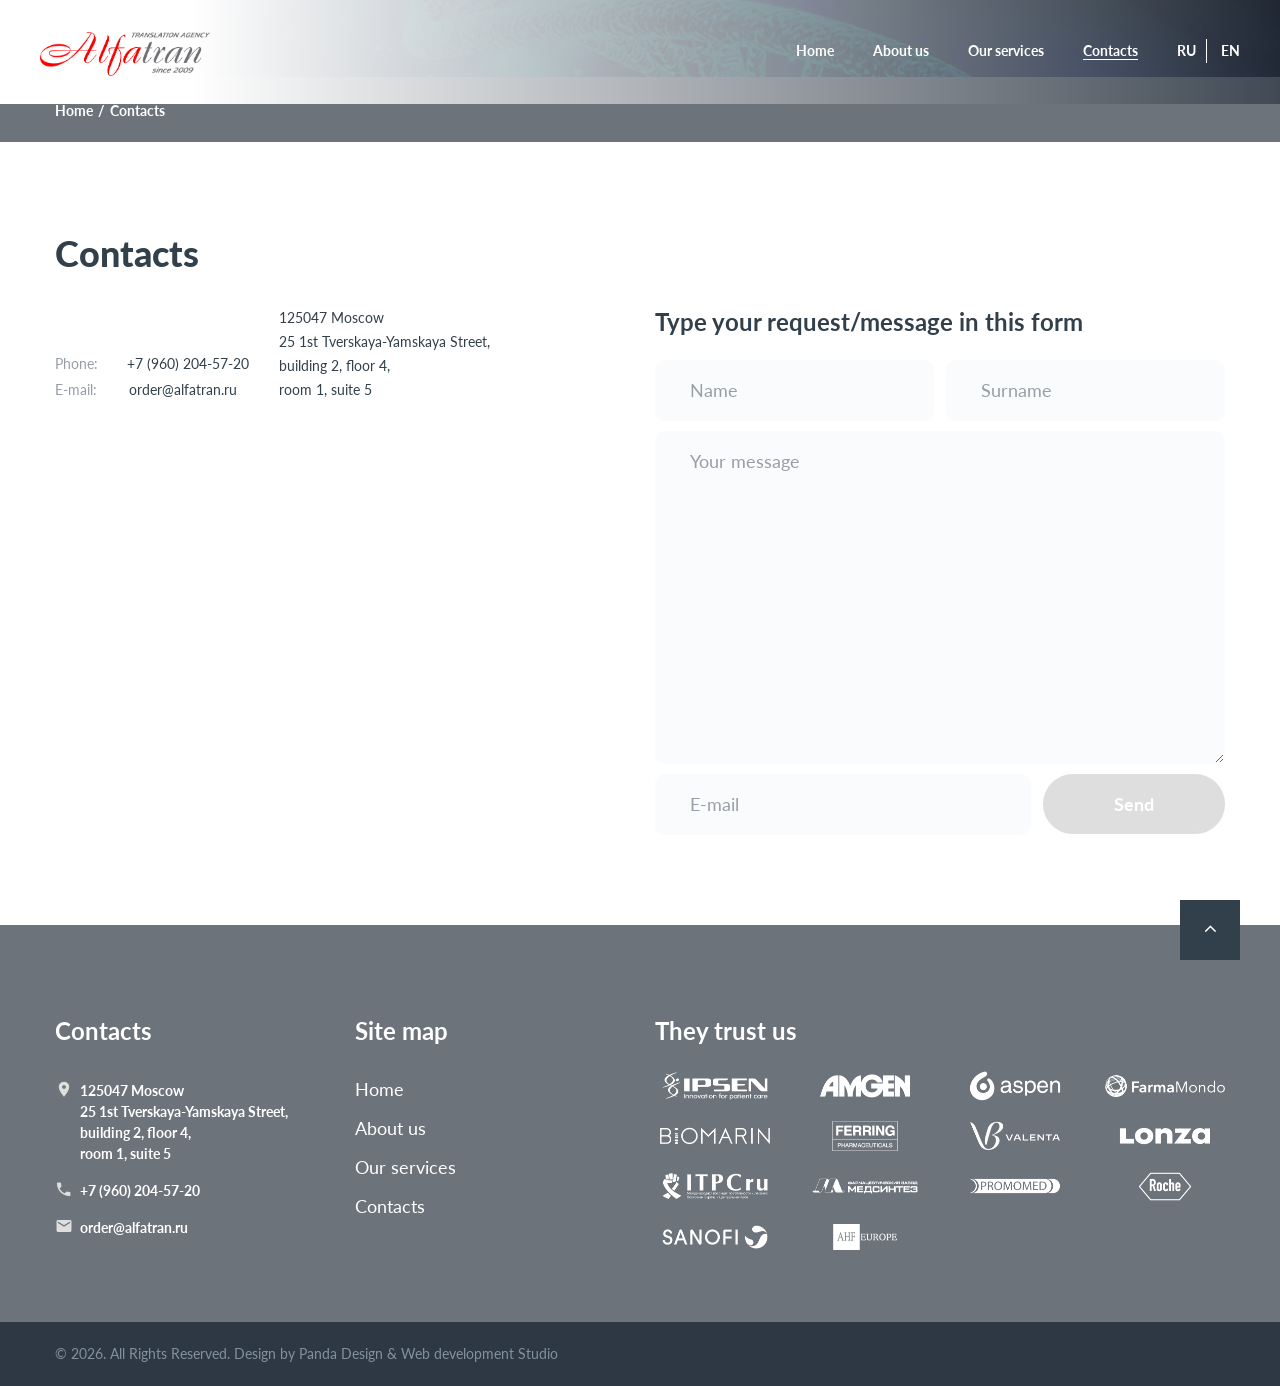
<file: contacts_en.html>
<!DOCTYPE html>
<html class="wide wow-animation" lang="ru">
  <head>
    <title>All languages of Europe and CIS | Alfatran Translation Agency</title>
    <meta charset="utf-8">
    <meta name="viewport" content="width=device-width, height=device-height, initial-scale=1.0">
    <meta http-equiv="X-UA-Compatible" content="IE=edge">
    <meta name="description" content="Оставить заявку на перевод документа. Альфатран | бюро переводов.">
    <link rel="icon" href="images/favicon.png" type="image/x-icon">
    <link rel="stylesheet" type="text/css" href="//fonts.googleapis.com/css?family=Lato:300,300i,400,400i,700,900">
    <link rel="stylesheet" href="css/bootstrap.css">
    <link rel="stylesheet" href="css/fonts.css">
    <link rel="stylesheet" href="css/style.css">
    <style>.ie-panel{display: none;background: #212121;padding: 10px 0;box-shadow: 3px 3px 5px 0 rgba(0,0,0,.3);clear: both;text-align:center;position: relative;z-index: 1;} html.ie-10 .ie-panel, html.lt-ie-10 .ie-panel {display: block;}</style>
  </head>
  <body>
    <div class="ie-panel"><a href="http://windows.microsoft.com/en-US/internet-explorer/"><img src="images/ie8-panel/warning_bar_0000_us.jpg" height="42" width="820" alt="You are using an outdated browser. For a faster, safer browsing experience, upgrade for free today."></a></div>
    <div class="preloader">
      <div class="preloader-body">
        <div class="loader">
          <div></div>
          <div></div>
          <div></div>
          <div></div>
          <div></div>
          <div></div>
          <div></div>
          <div></div>
          <div></div>
        </div>
        <p>Loading...</p>
      </div>
    </div>
    <div class="page">
      <header class="section page-header rd-navbar-transparent-wrap">
        <!--RD Navbar-->
        <div class="rd-navbar-wrap">
          <nav class="rd-navbar rd-navbar-transparent" data-layout="rd-navbar-fixed" data-sm-layout="rd-navbar-fixed" data-md-layout="rd-navbar-fixed" data-md-device-layout="rd-navbar-fixed" data-lg-layout="rd-navbar-static" data-lg-device-layout="rd-navbar-static" data-xl-layout="rd-navbar-static" data-xl-device-layout="rd-navbar-static" data-lg-stick-up-offset="44px" data-xl-stick-up-offset="44px" data-xxl-stick-up-offset="44px" data-lg-stick-up="true" data-xl-stick-up="true" data-xxl-stick-up="true">
            <!-- <div class="rd-navbar-collapse-toggle rd-navbar-fixed-element-1" data-rd-navbar-toggle=".rd-navbar-collapse"><span></span></div>
            <div class="rd-navbar-aside-outer rd-navbar-collapse">
              <div class="rd-navbar-aside">
                <div class="rd-navbar-info">
                  <div class="icon novi-icon mdi mdi-phone"></div><a href="tel:#">+1 (800) 123 1234</a>
                </div>
                <ul class="list-lined">
                  <li><a href="#">Log in</a></li>
                  <li><a href="#">Create an account</a></li>
                </ul>
              </div>
            </div> -->
            <div class="rd-navbar-main-outer">
              <div class="rd-navbar-main-inner">
                <div class="rd-navbar-main">
                  <!--RD Navbar Panel-->
                  <div class="rd-navbar-panel">
                    <!--RD Navbar Toggle-->
                    <button class="rd-navbar-toggle" data-rd-navbar-toggle=".rd-navbar-nav-wrap"><span></span></button>
                    <!--RD Navbar Brand-->
                    <div class="rd-navbar-brand">
                      <!--Brand--><a class="brand" href="index_en.html"><img class="brand-logo-dark" src="images/logo_en.png" alt="" width="146" height="22"/><img class="brand-logo-light" src="images/logo_en.png" alt="" width="155" height="22"/></a>
                    </div>
                  </div>
                  <div class="rd-navbar-main-element">
                    <div class="rd-navbar-nav-wrap">
                      <ul class="rd-navbar-nav">
                        <li class="rd-nav-item"><a class="rd-nav-link" href="index_en.html">Home</a>
                        </li>
                        <li class="rd-nav-item"><a class="rd-nav-link" href="about_en.html#anchor_about">About us</a>
                        </li>
                        <li class="rd-nav-item"><a class="rd-nav-link" href="typography_en.html#anchor_srvices">Our services</a>
                        </li>
                        <li class="rd-nav-item active"><a class="rd-nav-link" href="contacts_en.html">Contacts</a>
                        </li>
                        <li class="rd-nav-item link_en"><a class="rd-nav-link" href="contacts.html">RU</a>
                        </li>
                        <li class="rd-nav-item"><a class="rd-nav-link" href="contacts_en.html">EN</a>
                        </li>
                      </ul>
                    </div>
                  </div>
                </div>
              </div>
            </div>
          </nav>
        </div>
        <div class="rd-navbar-bg novi-background bg-image" style="background-image: url(images/bg_parallax_2_1.jpg)"></div>
      </header>
      <!-- Breadcrumbs-->
      <section class="breadcrumbs-custom bg-image novi-background bg-primary">
        <div class="container">
          <ul class="breadcrumbs-custom-path">
            <li><a href="index_en.html">Home</a></li>
            <li class="active">Contacts</li>
          </ul>
        </div>
      </section>
<div id="anchor_make_order"></div>
      <!-- Contacts-->
      <section class="section section-md">
        <div class="container">
          <h2>Contacts</h2>
          <div class="row row-40">
            <div class="col-md-10 col-lg-6">
              <h5></h5>
              <div class="group-lg group-wrap-4" style="margin-right: 40px;">
                <div class="group-item">
                  <dl class="list-terms-2">
                    <dt>Phone:</dt>
                    <dd style="margin-left: 10px;"><a style="color: #31404a;" href="tel:+7 (960) 204-57-20">+7 (960) 204-57-20</a></dd>
                  </dl>
                  <dl class="list-terms-2">
                    <dt>E-mail:</dt>
                    <dd style="margin-left: 12px;"><a class="d-inline-block link-underline" style="color: #31404a; text-decoration: none;" href="mailto:order@alfatran.ru">order@alfatran.ru</a></dd>
                  </dl>
                </div>
                <div class="group-item">
                  <ul class="list list-0">
                    <li style="color: #31404a;" class="text-secondary">125047 Moscow <br>25 1st Tverskaya-Yamskaya Street,<br>building 2, floor 4, <br>room 1, suite 5</li>
                  </ul>
                </div>
              </div>
              <!--Please, add the data attribute data-key="YOUR_API_KEY" in order to insert your own API key for the Google map.-->
              <!--Please note that YOUR_API_KEY should replaced with your key.-->
              <!--Example: <div class="google-map-container" data-key="YOUR_API_KEY">-->

            </div>
            <div class="col-md-10 col-lg-6">
              <h5>Type your request/message in this form</h5>
              <!--RD Mailform-->
              <form class="rd-form rd-mailform" data-form-output="form-output-global" data-form-type="contact" method="post" action="bat/rd-mailform.php">
                <div class="row row-10">
                  <div class="col-md-6">
                    <div class="form-wrap">
                      <input class="form-input" id="contact-first-name" type="text" name="name" data-constraints="@Required" style="border-radius: 10px;">
                      <label class="form-label" for="contact-first-name">Name</label>
                    </div>
                  </div>
                  <div class="col-md-6">
                    <div class="form-wrap">
                      <input class="form-input" id="contact-last-name" type="text" name="name" data-constraints="@Required" style="border-radius: 10px;">
                      <label class="form-label" for="contact-last-name">Surname</label>
                    </div>
                  </div>
                  <div class="col-12">
                    <div class="form-wrap">
                      <label class="form-label" for="contact-message">Your message</label>
                      <textarea class="form-input" id="contact-message" name="message" data-constraints="@Required"></textarea>
                    </div>
                  </div>
                  <div class="col-md-7 col-xl-8">
                    <div class="form-wrap">
                      <input class="form-input" id="contact-email" type="email" name="email" data-constraints="@Email @Required" style="border-radius: 10px;">
                      <label class="form-label" for="contact-email">E-mail</label>
                    </div>
                  </div>
                  <div class="col-md-5 col-xl-4">
                    <button class="button button-size-1 button-block button-primary" type="submit">Send</button>
                  </div>
                </div>
              </form>
            </div>
          </div>
        </div>
      </section>
      <footer class="section footer-classic">
        <div class="footer-inner-1">
          <div class="container">
            <div class="row row-40">
              <div class="col-md-5 col-lg-3">
                <h5 style="color: #fff;">Contacts</h5>
                <ul style="color: #fff;" class="contact-list font-weight-bold">
                  <li>
                    <div class="unit unit-spacing-xs">
                      <div class="unit-left">
                        <div class="icon icon-sm icon-primary novi-icon mdi mdi-map-marker item_margin"></div>
                      </div>
                      <div class="unit-body item_margin" style="cursor: default; pointer-events: none;"><a href="">125047 Moscow <br>25 1st Tverskaya-Yamskaya Street, <br>building 2, floor 4,<br>room 1, suite 5</a></div>
                    </div>
                  </li>
                  <li>
                    <div class="unit unit-spacing-xs">
                      <div class="unit-left">
                        <div class="icon icon-sm icon-primary novi-icon mdi mdi-phone item_margin"></div>
                      </div>
                      <div class="unit-body item_margin"><a href="tel:+79602045720">+7 (960) 204-57-20</a></div>
                    </div>
                  </li>
                  <li>
                    <div class="unit unit-spacing-xs">
                      <div class="unit-left">
                        <div class="icon icon-sm icon-primary novi-icon mdi mdi-email item_margin"></div>
                      </div>
                      <div class="unit-body item_margin"><a href="mailto:order@alfatran.ru">order@alfatran.ru</a></div>
                    </div>
                  </li>

                  <!-- <li>
                    <div class="unit unit-spacing-xs">
                      <div class="unit-left">
                        <div class="icon icon-sm icon-primary novi-icon mdi mdi-clock"></div>
                      </div>
                      <div class="unit-body">
                        <ul class="list-0">
                          <li>Weekdays: 8:00–17:00</li>
                          <li>Weekends: Closed</li>
                        </ul>
                      </div>
                    </div>
                  </li> -->
                </ul>
              </div>
              <div class="col-md-6 col-lg-3">
                <h5 style="color: #fff;">Site map</h5>
                <div class="row row-5 justify-content-between">
                  <div class="col-sm-6" style="margin-top: 5px;">
                    <ul style="color: #fff;" class="footer-list big">
                      <li><a href="index_en.html">Home</a></li>
                      <li><a href="about_en.html#anchor_about">About us</a></li>
                      <li><a href="typography_en.html#anchor_services">Our services</a></li>
                      <li><a href="contacts_en.html">Contacts</a></li>
                      <li><a href="#"></a></li>
                      <li><a href="#"></a></li>
                      <li><a href="#"></a></li>
                    </ul>
                  </div>
                  <!-- <div class="col-sm-4 col-lg-6 col-xxl-5">
                    <ul class="footer-list big">
                      <li><a href="#">Retirement</a></li>
                      <li><a href="#">Investment</a></li>
                      <li><a href="#">Real Estate</a></li>
                      <li><a href="#">Insurance</a></li>
                      <li><a href="#">Tax</a></li>
                      <li><a href="#">Money</a></li>
                      <li><a href="#">Other Resources</a></li>
                    </ul>
                  </div> -->
                </div>
              </div>
              <div class="col-md-12 col-lg-6">
                <h5 style="color: #fff;">They trust us</h5>
                <div class="row row-20 align-items-center text-center">
                  <div class="col-6 col-md-4 col-lg-3"><a class="link-image disable_a" href="https://www.ipsen.com/"><img src="images/partners_7.png" alt="" width="144" height="35"/></a></div>
                  <div class="col-6 col-md-4 col-lg-3"><a class="link-image disable_a" href="https://www.amgen.ru"><img src="images/partners_2.png" alt="" width="144" height="35"/></a></div>
                  <div class="col-6 col-md-4 col-lg-3"><a class="link-image disable_a" href="https://promo-med.ru"><img src="images/partners_3.png" alt="" width="144" height="35"/></a></div>
                  <div class="col-6 col-md-4 col-lg-3"><a class="link-image disable_a" href="https://itpcglobal.org"><img src="images/partners_5.png" alt="" width="144" height="35"/></a></div>
                  <div class="col-6 col-md-4 col-lg-3"><a class="link-image disable_a" href="https://www.lonza.com"><img src="images/partners_4.png" alt="" width="144" height="35"/></a></div>
                  <div class="col-6 col-md-4 col-lg-3"><a class="link-image disable_a" href="https://www.ipsen.com/"><img src="images/partners_6.png" alt="" width="144" height="35"/></a></div>
                  <div class="col-6 col-md-4 col-lg-3"><a class="link-image disable_a" href="https://www.valentapharm.com"><img src="images/partners_1.png" alt="" width="144" height="35"/></a></div>
                  <div class="col-6 col-md-4 col-lg-3"><a class="link-image disable_a" href="https://www.amgen.ru"><img src="images/partners_9.png" alt="" width="144" height="35"/></a></div>
                  <div class="col-6 col-md-4 col-lg-3"><a class="link-image disable_a" href="https://farmamondo.ru"><img src="images/partners_8.png" alt="" width="144" height="35"/></a></div>
                  <div class="col-6 col-md-4 col-lg-3"><a class="link-image disable_a" href="https://itpcglobal.org"><img src="images/partners_10.png" alt="" width="144" height="35"/></a></div>
                  <div class="col-6 col-md-4 col-lg-3"><a class="link-image disable_a" href="https://www.ipsen.com/"><img src="images/partners_11.png" alt="" width="144" height="35"/></a></div>
                  <div class="col-6 col-md-4 col-lg-3"><a class="link-image disable_a" href="https://www.ferring.ru"><img src="images/partners_12.png" alt="" width="144" height="35"/></a></div>
                  <div class="col-6 col-md-4 col-lg-3"><a class="link-image disable_a" href="https://farmamondo.ru"><img src="images/partners_13.png" alt="" width="144" height="35"/></a></div>
                  <div class="col-6 col-md-4 col-lg-3"><a class="link-image disable_a" href="https://farmamondo.ru"><img src="images/partners_14.png" alt="" width="144" height="35"/></a></div>
                  <!--
                  <div class="col-6 col-md-4 col-lg-3"><a class="link-image" href="https://www.valentapharm.com"><img src="images/partners_7.png" alt="" width="144" height="35"/></a></div>
                  <div class="col-6 col-md-4 col-lg-3"><a class="link-image" href="https://www.roche.ru"><img src="images/partners_2.png" alt="" width="144" height="35"/></a></div>
                  <div class="col-6 col-md-4 col-lg-3"><a class="link-image" href="https://promo-med.ru"><img src="images/partners_3.png" alt="" width="144" height="35"/></a></div>
                  <div class="col-6 col-md-4 col-lg-3"><a class="link-image" href="https://itpcglobal.org"><img src="images/partners_5.png" alt="" width="144" height="35"/></a></div>
                  <div class="col-6 col-md-4 col-lg-3"><a class="link-image" href="https://www.lonza.com"><img src="images/partners_4.png" alt="" width="144" height="35"/></a></div>
                  <div class="col-6 col-md-4 col-lg-3"><a class="link-image" href="https://www.ferring.ru"><img src="images/partners_1.png" alt="" width="144" height="35"/></a></div>
                  <div class="col-6 col-md-4 col-lg-3"><a class="link-image" href="https://farmamondo.ru"><img src="images/partners_8.png" alt="" width="144" height="35"/></a></div>
                  <div class="col-6 col-md-4 col-lg-3"><a class="link-image" href="https://itpcglobal.org"><img src="images/partners_10.png" alt="" width="144" height="35"/></a></div>
                  <div class="col-6 col-md-4 col-lg-3"><a class="link-image" href="https://www.ipsen.com/"><img src="images/partners_11.png" alt="" width="144" height="35"/></a></div>
                  <div class="col-6 col-md-4 col-lg-3"><a class="link-image" href="https://www.ferring.ru"><img src="images/partners_12.png" alt="" width="144" height="35"/></a></div>
                  <div class="col-6 col-md-4 col-lg-3"><a class="link-image" href="https://farmamondo.ru"><img src="images/partners_13.png" alt="" width="144" height="35"/></a></div> -->
                </div>
              </div>
            </div>
          </div>
        </div>
        <div class="footer-inner-2">
          <div class="container">
            <p class="rights"><span>&copy;&nbsp;</span><span class="copyright-year"></span>. All Rights Reserved. Design by <a style="" href="https://panda-development.ru">Panda Design & Web development Studio</a></p>
          </div>
        </div>
      </footer>
    </div>
    <div class="snackbars" id="form-output-global"></div>
    <script src="js/core.min.js"></script>
    <script src="js/script.js"></script>
    <!--coded by Starlight-->
  </body>
  </html>
</file>
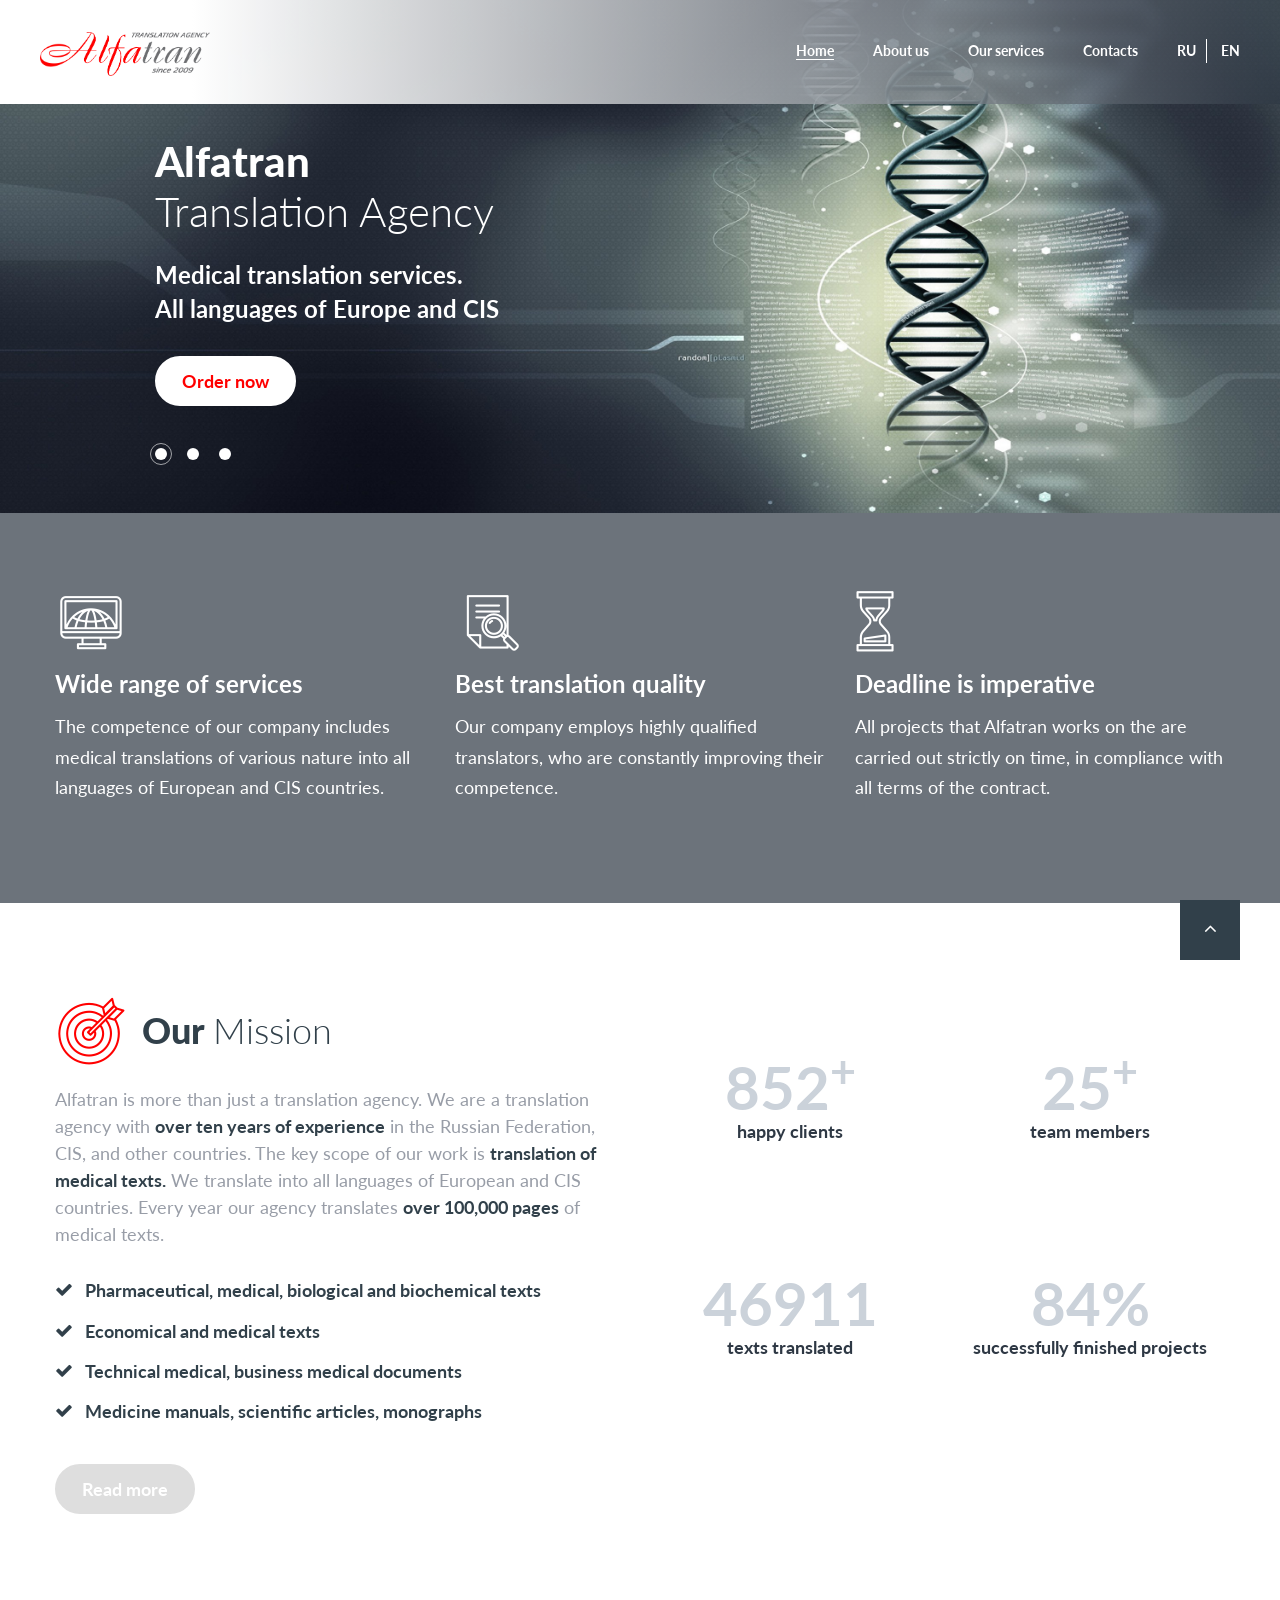
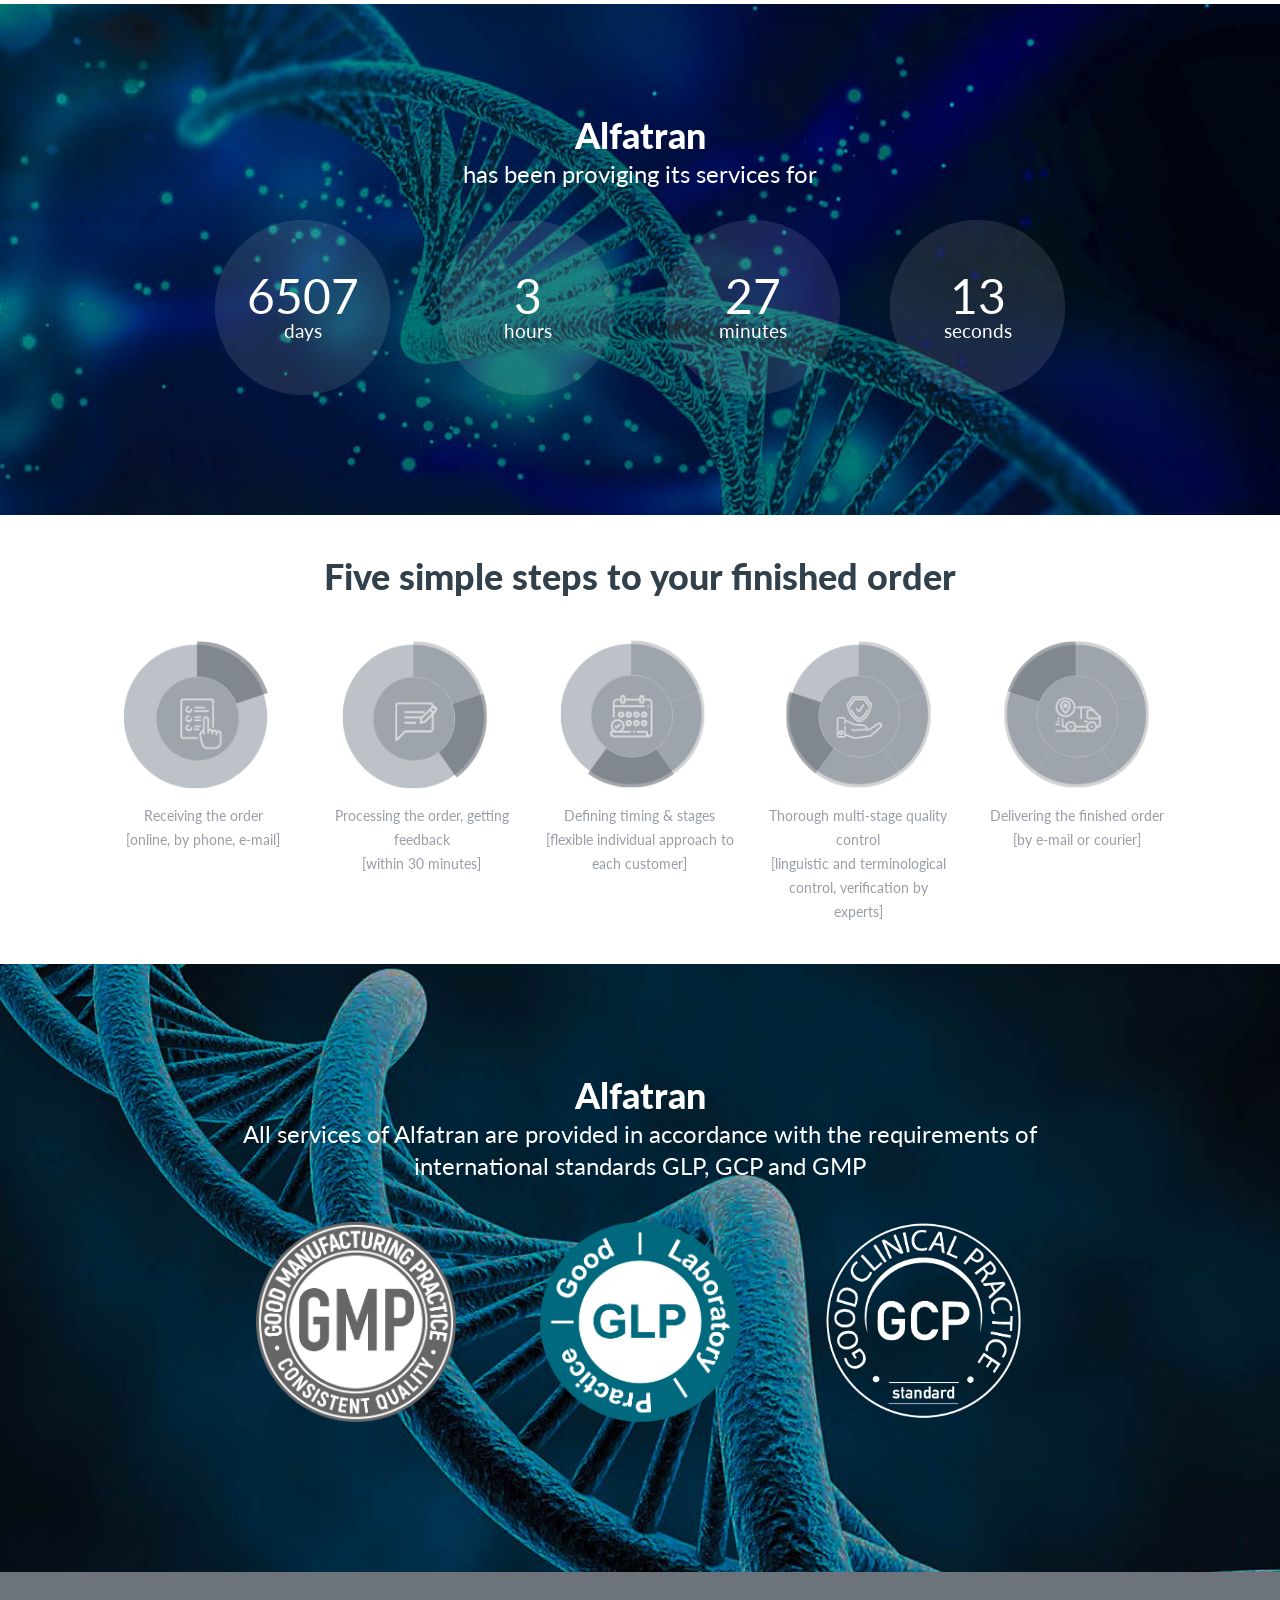
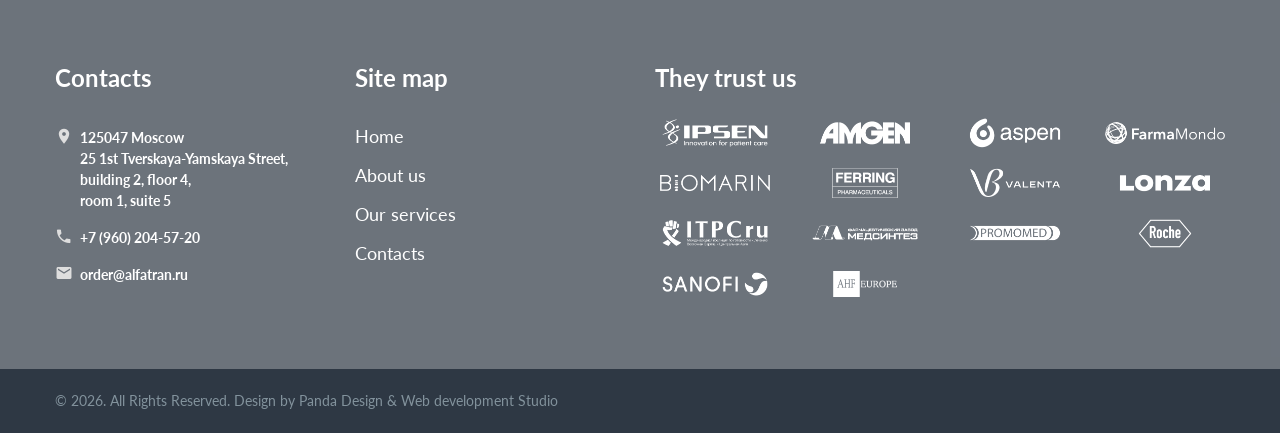
<file: index_en.html>
<!DOCTYPE html>
<html class="wide wow-animation" lang="ru">
  <head>
    <title>All languages of Europe and CIS | Alfatran Translation Agency</title>
    <meta charset="utf-8">
    <meta name="viewport" content="width=device-width, height=device-height, initial-scale=1.0">
    <meta http-equiv="X-UA-Compatible" content="IE=edge">
    <meta name="description" content="Заказать перевод документа по медицине. Перевод формацевтических документов. Бюро переводов Альфатран | переводы на все языки Европы и стран СНГ">
    <link rel="icon" href="images/favicon.png" type="image/x-icon">
    <link rel="stylesheet" type="text/css" href="https://fonts.googleapis.com/css?family=Lato:300,300i,400,400i,700,900">
    <link rel="stylesheet" href="css/bootstrap.css">
    <link rel="stylesheet" href="css/fonts.css">
    <link rel="stylesheet" href="css/style.css">
    <style>.ie-panel{display: none;background: #212121;padding: 10px 0;box-shadow: 3px 3px 5px 0 rgba(0,0,0,.3);clear: both;text-align:center;position: relative;z-index: 1;} html.ie-10 .ie-panel, html.lt-ie-10 .ie-panel {display: block;}</style>
  </head>
  <body>
    <div class="ie-panel"><a href="http://windows.microsoft.com/en-US/internet-explorer/"><img src="images/ie8-panel/warning_bar_0000_us.jpg" height="42" width="820" alt="You are using an outdated browser. For a faster, safer browsing experience, upgrade for free today."></a></div>
    <div class="preloader">
      <div class="preloader-body">
        <div class="loader">
          <div></div>
          <div></div>
          <div></div>
          <div></div>
          <div></div>
          <div></div>
          <div></div>
          <div></div>
          <div></div>
        </div>
        <p>Loading...</p>
      </div>
    </div>
    <div class="page">
      <header class="section page-header rd-navbar-transparent-wrap">
        <!--RD Navbar-->
        <div class="rd-navbar-wrap">
          <nav class="rd-navbar rd-navbar-transparent" data-layout="rd-navbar-fixed" data-sm-layout="rd-navbar-fixed" data-md-layout="rd-navbar-fixed" data-md-device-layout="rd-navbar-fixed" data-lg-layout="rd-navbar-static" data-lg-device-layout="rd-navbar-static" data-xl-layout="rd-navbar-static" data-xl-device-layout="rd-navbar-static" data-lg-stick-up-offset="20px" data-xl-stick-up-offset="20px" data-xxl-stick-up-offset="20px" data-lg-stick-up="true" data-xl-stick-up="true" data-xxl-stick-up="true">
            <!-- <div class="rd-navbar-collapse-toggle rd-navbar-fixed-element-1" data-rd-navbar-toggle=".rd-navbar-collapse"><span></span></div> -->
            <div class="rd-navbar-main-outer">
              <div class="rd-navbar-main-inner">
                <div class="rd-navbar-main">
                  <!--RD Navbar Panel-->
                  <div class="rd-navbar-panel">
                    <!--RD Navbar Toggle-->
                    <button class="rd-navbar-toggle" data-rd-navbar-toggle=".rd-navbar-nav-wrap"><span></span></button>
                    <!--RD Navbar Brand-->
                    <div class="rd-navbar-brand">
                      <!--Brand--><a class="brand" href="index_en.html"><img class="brand-logo-dark" src="images/logo_en.png" alt="" width="146" height="22"/><img class="brand-logo-light" src="images/logo_en.png" alt="" width="155" height="22"/></a>
                    </div>
                  </div>
                  <div class="rd-navbar-main-element">
                    <div class="rd-navbar-nav-wrap">
                      <ul class="rd-navbar-nav">
                        <li class="rd-nav-item active"><a class="rd-nav-link" href="index_en.html">Home</a>
                        </li>
                        <li class="rd-nav-item"><a class="rd-nav-link" href="about_en.html#anchor_about">About us</a>
                        </li>
                        <li class="rd-nav-item"><a class="rd-nav-link" href="typography_en.html#anchor_services">Our services</a>
                        </li>
                        <li class="rd-nav-item"><a class="rd-nav-link" href="contacts_en.html">Contacts</a>
                        </li>
                        <li class="rd-nav-item link_en"><a class="rd-nav-link" href="index.html">RU</a>
                        </li>
                        <li class="rd-nav-item"><a class="rd-nav-link" href="index_en.html">EN</a>
                        </li>
                      </ul>
                    </div>
                  </div>
                </div>
              </div>
            </div>
          </nav>
        </div>
      </header>
      <!--Swiper-->
      <section class="section swiper-container swiper-slider swiper-slider-1 context-dark header_for_desktop" data-loop="true" data-autoplay="5000" data-simulate-touch="true">
        <div class="swiper-wrapper">
          <div class="swiper-slide" data-slide-bg="images/bg-image_1_1_2.jpg">
            <div class="swiper-slide-caption section-lg">
              <div class="container">
                <div class="row">
                  <div class="col-md-9 col-lg-7 offset-md-1 offset-xxl-0">
                    <h1><span class="d-block" data-caption-animate="fadeInUp" data-caption-delay="100">Alfatran</span><span class="d-block text-light" data-caption-animate="fadeInUp" data-caption-delay="200">Translation Agency</span></h1>
                    <p class="lead" data-caption-animate="fadeInUp" data-caption-delay="350">Medical translation services.<br> All languages of Europe and CIS</p>
                    <div class="button-wrap-default" data-caption-animate="fadeInUp" data-caption-delay="450"><a class="button button-secondary-text" href="contacts_en.html#anchor_make_order">Order now</a></div>
                  </div>
                </div>
              </div>
            </div>
          </div>
          <div class="swiper-slide" data-slide-bg="images/bg-image_2_1.jpg">
            <div class="swiper-slide-caption section-lg">
              <div class="container">
                <div class="row">
                  <div class="col-md-9 col-lg-7 offset-md-1 offset-xxl-0">
                    <h1><span class="d-block" data-caption-animate="fadeInUp" data-caption-delay="100">Alfatran</span><span class="d-block text-light" data-caption-animate="fadeInUp" data-caption-delay="200">Translation Agency</span></h1>
                    <p class="lead" data-caption-animate="fadeInUp" data-caption-delay="350">Supporting information &  <br>scientific projects</p>
                    <div class="button-wrap-default" data-caption-animate="fadeInUp" data-caption-delay="450"><a class="button button-secondary-text" href="contacts_en.html#anchor_make_order">Order now</a></div>
                  </div>
                </div>
              </div>
            </div>
          </div>
          <div class="swiper-slide" data-slide-bg="images/bg-image_3_2.jpg">
            <div class="swiper-slide-caption section-lg">
              <div class="container">
                <div class="row">
                  <div class="col-md-9 col-lg-7 offset-md-1 offset-xxl-0">
                    <h1><span class="d-block" data-caption-animate="fadeInUp" data-caption-delay="100">Alfatran</span><span class="d-block text-light" data-caption-animate="fadeInUp" data-caption-delay="200">Translation Agency</span></h1>
                    <p class="lead" data-caption-animate="fadeInUp" data-caption-delay="350">Assistance in preparing for international  <br> medical conferences</p>
                    <div class="button-wrap-default" data-caption-animate="fadeInUp" data-caption-delay="450"><a class="button button-secondary-text" href="contacts_en.html#anchor_make_order">Order now</a></div>
                  </div>
                </div>
              </div>
            </div>
          </div>
        </div>
        <!--Swiper Pagination-->
        <div class="swiper-pagination-wrap">
          <div class="container">
            <div class="row">
              <div class="col-md-9 col-lg-7 offset-md-1 offset-xxl-0">
                <div class="swiper-pagination"></div>
              </div>
            </div>
          </div>
        </div>
      </section>

      <section class="section swiper-container swiper-slider swiper-slider-1 context-dark header_for_mobile" data-loop="true" data-autoplay="5000" data-simulate-touch="true">
        <div class="swiper-wrapper">
          <div class="swiper-slide" data-slide-bg="images/bg-image_1_1_2_for_mobile.jpg">
            <div class="swiper-slide-caption section-lg">
              <div class="container">
                <div class="row">
                  <div class="col-md-9 col-lg-7 offset-md-1 offset-xxl-0">
                    <h1><span class="d-block" data-caption-animate="fadeInUp" data-caption-delay="100">Alfatran</span><span class="d-block text-light" data-caption-animate="fadeInUp" data-caption-delay="200">Translation Agency</span></h1>
                    <p class="lead" data-caption-animate="fadeInUp" data-caption-delay="350">Medical translation services.<br> All languages of Europe and CIS</p>
                    <div class="button-wrap-default" data-caption-animate="fadeInUp" data-caption-delay="450"><a class="button button-secondary-text" href="contacts_en.html#anchor_make_order">Order now</a></div>
                  </div>
                </div>
              </div>
            </div>
          </div>
          <div class="swiper-slide" data-slide-bg="images/bg-image_2_1_for_mobile.jpg">
            <div class="swiper-slide-caption section-lg">
              <div class="container">
                <div class="row">
                  <div class="col-md-9 col-lg-7 offset-md-1 offset-xxl-0">
                    <h1><span class="d-block" data-caption-animate="fadeInUp" data-caption-delay="100">Alfatran</span><span class="d-block text-light" data-caption-animate="fadeInUp" data-caption-delay="200">Translation Agency</span></h1>
                    <p class="lead" data-caption-animate="fadeInUp" data-caption-delay="350">Supporting information &<br> scientific projects</p>
                    <div class="button-wrap-default" data-caption-animate="fadeInUp" data-caption-delay="450"><a class="button button-secondary-text" href="contacts_en.html#anchor_make_order">Order now</a></div>
                  </div>
                </div>
              </div>
            </div>
          </div>
          <div class="swiper-slide" data-slide-bg="images/bg-image_3_2_for_mobile.jpg">
            <div class="swiper-slide-caption section-lg">
              <div class="container">
                <div class="row">
                  <div class="col-md-9 col-lg-7 offset-md-1 offset-xxl-0">
                    <h1><span class="d-block" data-caption-animate="fadeInUp" data-caption-delay="100">Alfatran</span><span class="d-block text-light" data-caption-animate="fadeInUp" data-caption-delay="200">Translation Agency</span></h1>
                    <p class="lead" data-caption-animate="fadeInUp" data-caption-delay="350">Assistance in preparing for international medical conferences</p>
                    <div class="button-wrap-default" data-caption-animate="fadeInUp" data-caption-delay="450"><a class="button button-secondary-text" href="contacts_en.html#anchor_make_order">Order now</a></div>
                  </div>
                </div>
              </div>
            </div>
          </div>
        </div>
        <!--Swiper Pagination-->
        <div class="swiper-pagination-wrap">
          <div class="container">
            <div class="row">
              <div class="col-md-9 col-lg-7 offset-md-1 offset-xxl-0">
                <div class="swiper-pagination"></div>
              </div>
            </div>
          </div>
        </div>
      </section>
      <!--Icon List 2-->
      <section class="section section-sm section-sm-bottom-100 bg-primary">
        <div class="container">
          <div class="row row-30">
            <div class="col-md-4 wow fadeInUp">
              <div class="box-icon-2">
                <div class="icon novi-icon mercury-icon-screen"></div>
                <h5 class="title">Wide range of services</h5>
                <p class="text">The competence of our company includes medical translations of various nature into all languages of European and CIS countries.</p>
              </div>
            </div>
            <div class="col-md-4 wow fadeInUp" data-wow-delay="0.2s">
              <div class="box-icon-2">
                <div class="icon novi-icon mercury-icon-document-search"></div>
                <h5 class="title">Best translation quality</h5>
                <p class="text">Our company employs highly qualified translators, who are constantly improving their competence.</p>
              </div>
            </div>
            <div class="col-md-4 wow fadeInUp" data-wow-delay="0.4s">
              <div class="box-icon-2">
                <div class="icon novi-icon mercury-icon-time-sand"></div>
                <h5 class="title">Deadline is imperative</h5>
                <p class="text">All projects that Alfatran works on the are carried out strictly on time, in compliance with all terms of the contract.</p>
              </div>
            </div>
          </div>
        </div>
      </section>

      <!-- Download Our Tax Guide App-->
      <!-- <section class="section bg-gray-100 box-image-left">
        <div class="container">
          <div class="row">
            <div class="col-md-6 wow fadeInLeft">
              <div class="section-lg section-lg-top-100">
                <h2 class="title-icon title-icon-2"><span class="icon icon-default mercury-icon-touch"></span><span>Download Our <br><span class="text-light">Tax Guide App</span></span></h2>
                <p class="big">We are glad to introduce our brand new Tax Guide App, a perfect solution for individual tax management our clients have been waiting for. It is available now for all iOS and Android device owners.</p>
                <div class="group-sm group-wrap-2"><a class="button button-primary" href="#">Get iOS app</a><a class="button button-icon button-icon-right button-secondary" href="#"><span>Get Android app</span><span class="icon fa fa-android"></span></a></div>
              </div>
            </div>
          </div>
        </div>
        <div class="box-image-item box-image-video novi-background bg-image" style="background-image: url(images/index-874x534.jpg)"><a class="icon novi-icon fa fa-caret-right" href="//www.youtube.com/embed/KFVUxSynSXc" data-lightgallery="item"></a></div>
      </section> -->
      <!-- Our Mission-->
      <section class="section bg-default section-md">
        <div class="container">
          <div class="row row-30">
            <div class="col-md-6">
              <h2 class="title-icon"><span class="icon icon-default mercury-icon-target-2" style="color: red;"></span><span>Our <span class="text-light">Mission</span></span></h2>
              <p class="big">Alfatran is more than just a translation agency. We are a translation agency with <b style="color: #31404a;">over ten years of experience</b> in the Russian Federation, CIS, and other countries. The key scope of our work is <b style="color: #31404a;">translation of medical texts.</b> We translate into all languages of European and CIS countries. Every year our agency translates <b style="color: #31404a;">over 100,000 pages</b> of medical texts.
              <!-- <br><br><b style="color: #31404a">В нашей команде:</b></p> -->
              <ul class="list-marked-2">
                <li>Pharmaceutical, medical, biological and biochemical texts</li>
                <li>Economical and medical texts</li>
                <li>Technical medical, business medical documents</li>
                <li>Medicine manuals, scientific articles, monographs</li>
              </ul><a class="button button-primary" href="about_en.html#anchor_read_more">Read more</a>
            </div>
            <div class="col-md-6">
              <div class="row">
                <div class="col-6">
                  <!--Box counter-->
                  <div class="box-counter">
                    <div class="box-counter-main">
                      <div class="counter">1000</div><span><sup>+</sup></span>
                    </div>
                    <p class="box-counter-title">happy clients</p>
                  </div>
                </div>
                <div class="col-6">
                  <!--Box counter-->
                  <div class="box-counter">
                    <div class="box-counter-main">
                      <div class="counter">30</div><span><sup>+</sup></span>
                    </div>
                    <p class="box-counter-title">team members</p>
                  </div>
                </div>
                <div class="col-6">
                  <!--Box counter-->
                  <div class="box-counter">
                    <div class="box-counter-main">
                      <div class="counter">55000</div>
                    </div>
                    <p class="box-counter-title">texts translated</p>
                  </div>
                </div>
                <div class="col-6">
                  <!--Box counter-->
                  <div class="box-counter">
                    <div class="box-counter-main">
                      <div class="counter">99</div><span>%</span>
                    </div>
                    <p class="box-counter-title">successfully finished projects</p>
                  </div>
                </div>
              </div>
            </div>
          </div>
        </div>
      </section>
      <section class="parallax-container" data-parallax-img="images/bg_parallax_2_1.jpg">
        <div class="parallax-content section-xl context-dark text-center">
          <div class="container">
            <div class="row justify-content-center">
              <div class="col-md-10 col-xl-9">
                <h2>Alfatran <span class="text-light"></span></h2>
                <div class="heading-5 font-weight-normal">has been proviging its services for</div>
                <!--TimeCircles-->
                      <div class="countdown" data-countdown data-to="2009-02-10">
                        <div class="countdown-block countdown-block-days">
                          <svg class="countdown-circle" x="0" y="0" width="200" height="200" viewbox="0 0 200 200" data-progress-days="">
                            <circle class="countdown-circle-bg" cx="100" cy="100" r="90"></circle>
                            <circle class="countdown-circle-fg clipped" cx="100" cy="100" r="90"></circle>
                          </svg>
                          <div class="countdown-wrap">
                            <div class="countdown-counter" data-counter-days="">00</div>
                            <div class="countdown-title">days</div>
                          </div>
                        </div>
                        <div class="countdown-block countdown-block-hours">
                          <svg class="countdown-circle" x="0" y="0" width="200" height="200" viewbox="0 0 200 200" data-progress-hours="">
                            <circle class="countdown-circle-bg" cx="100" cy="100" r="90"></circle>
                            <circle class="countdown-circle-fg clipped" cx="100" cy="100" r="90"></circle>
                          </svg>
                          <div class="countdown-wrap">
                            <div class="countdown-counter" data-counter-hours="">00</div>
                            <div class="countdown-title">hours</div>
                          </div>
                        </div>
                        <div class="countdown-block countdown-block-minutes">
                          <svg class="countdown-circle" x="0" y="0" width="200" height="200" viewbox="0 0 200 200" data-progress-minutes="">
                            <circle class="countdown-circle-bg" cx="100" cy="100" r="90"></circle>
                            <circle class="countdown-circle-fg clipped" cx="100" cy="100" r="90"></circle>
                          </svg>
                          <div class="countdown-wrap">
                            <div class="countdown-counter" data-counter-minutes="">00</div>
                            <div class="countdown-title">minutes</div>
                          </div>
                        </div>
                        <div class="countdown-block countdown-block-seconds">
                          <svg class="countdown-circle" x="0" y="0" width="200" height="200" viewbox="0 0 200 200" data-progress-seconds="">
                            <circle class="countdown-circle-bg" cx="100" cy="100" r="90"></circle>
                            <circle class="countdown-circle-fg clipped" cx="100" cy="100" r="90"></circle>
                          </svg>
                          <div class="countdown-wrap">
                            <div class="countdown-counter" data-counter-seconds="">00</div>
                            <div class="countdown-title">seconds</div>
                          </div>
                        </div>
                      </div>
              </div>
            </div>
          </div>
        </div>
      </section>




      <section class="work_steps bg-default">
        <h2 class="text-center">Five simple steps to your finished order</h2>
        <div class="row  work_steps_row text-center">
          <div class="col-12 col-sm-6 col-md-4 col-lg-2"><img src="images/step_of_work_1.png" style="max-width: 160px; height: 160px" alt="steps_work"><br><p class="p_steps_work">Receiving the order <br>[online, by phone, e-mail]</p></div>
          <div class="col-12 col-sm-6 col-md-4 col-lg-2"><img src="images/step_of_work_2.png" style="max-width: 160px; height: 160px" alt="steps_work"><br><p class="p_steps_work">Processing the order, getting feedback <br>[within 30 minutes]</p></div>
          <div class="col-12 col-sm-6 col-md-4 col-lg-2"><img src="images/step_of_work_3.png" style="max-width: 160px; height: 160px" alt="steps_work"><br><p class="p_steps_work">Defining timing & stages <br>[flexible individual approach to each customer]</p></div>
          <div class="col-12 col-sm-6 col-md-4 col-lg-2"><img src="images/step_of_work_4.png" style="max-width: 175px; height: 160px" alt="steps_work"><br><p class="p_steps_work">Thorough multi-stage quality control <br>[linguistic and terminological control, verification by experts]</p></div>
          <div class="col-12 col-sm-6 col-md-4 col-lg-2"><img src="images/step_of_work_5.png" style="max-width: 175px; height: 160px" alt="steps_work"><br><p class="p_steps_work">Delivering the finished order <br>[by e-mail or courier]</p></div>
        </div>
      </section>




      <section class="parallax-container" data-parallax-img="images/bg_dna_1_1.jpg">
        <div class="parallax-content section-xl context-dark text-center">
          <div class="container">
            <div class="row justify-content-center">
              <div class="col-md-10 col-xl-9">
                <h2>Alfatran <span class="text-light"></span></h2>
                <div class="heading-5 font-weight-normal">All services of Alfatran are provided in accordance with the requirements of international standards GLP, GCP and GMP</div>
                <img class="" src="images/standards_gmp.png" style="width: 200px; margin: 40px" alt="standarts" class="standarts_gmp">
                <img class="" src="images/standards_glp.png" style="width: 200px; margin: 40px" alt="standarts" class="standarts_glp">
                <img class="" src="images/standards_gcp_1.png" style="width: 200px; margin: 40px" alt="standarts" class="standarts_gcp">
              </div>
            </div>
          </div>
        </div>
      </section>





      <!-- Latest Articles-->
      <!-- <section class="section bg-default section-md">
        <div class="container">
          <h2 class="title-icon"><span class="icon icon-default mercury-icon-news"></span><span>Latest <span class="text-light">Articles</span></span></h2>
          <div class="box-image-small box-image-small-left">
            <div class="item-image bg-image novi-nackground" style="background-image: url(images/index-1-2-586x334.jpg)"></div>
            <div class="item-body wow fadeInRight">
              <p>July 12, 2019</p>
              <h4><a href="#">Saving Money When Paying Taxes</a></h4>
              <p class="big">If you’re like a majority of Americans, you may be looking for new, creative ways to ease your annual tax burden. Fortunately, there are several things you can do to cut your taxes or increase...</p>
            </div>
          </div>
          <div class="box-image-small box-image-small-right">
            <div class="item-image bg-image novi-nackground" style="background-image: url(images/index-1-3-580x334.jpg)"></div>
            <div class="item-body wow fadeInLeft">
              <p>July 12, 2019</p>
              <h4><a href="#">What Is a 1035 Exchange?</a></h4>
              <p class="big">In this post, we will discuss what a 1035 exchange is and how it helps you manage and preserve your wealth and finances. A 1035 exchange is a specific transfer of funds from one life insurance policy...</p>
            </div>
          </div>
        </div>
      </section> -->
      <footer class="section footer-classic">
        <div class="footer-inner-1">
          <div class="container">
            <div class="row row-40">
              <div class="col-md-5 col-lg-3">
                <h5 style="color: #fff;">Contacts</h5>
                <ul style="color: #fff;" class="contact-list font-weight-bold">
                  <li>
                    <div class="unit unit-spacing-xs">
                      <div class="unit-left">
                        <div class="icon icon-sm icon-primary novi-icon mdi mdi-map-marker item_margin"></div>
                      </div>
                      <div class="unit-body item_margin" style="cursor: default; pointer-events: none;"><a href="">125047 Moscow <br>25 1st Tverskaya-Yamskaya Street, <br>building 2, floor 4,<br>room 1, suite 5</a></div>
                    </div>
                  </li>
                  <li>
                    <div class="unit unit-spacing-xs">
                      <div class="unit-left">
                        <div class="icon icon-sm icon-primary novi-icon mdi mdi-phone item_margin"></div>
                      </div>
                      <div class="unit-body item_margin"><a href="tel:+79602045720">+7 (960) 204-57-20</a></div>
                    </div>
                  </li>
                  <li>
                    <div class="unit unit-spacing-xs">
                      <div class="unit-left">
                        <div class="icon icon-sm icon-primary novi-icon mdi mdi-email item_margin"></div>
                      </div>
                      <div class="unit-body item_margin"><a href="mailto:order@alfatran.ru">order@alfatran.ru</a></div>
                    </div>
                  </li>

                  <!-- <li>
                    <div class="unit unit-spacing-xs">
                      <div class="unit-left">
                        <div class="icon icon-sm icon-primary novi-icon mdi mdi-clock"></div>
                      </div>
                      <div class="unit-body">
                        <ul class="list-0">
                          <li>Weekdays: 8:00–17:00</li>
                          <li>Weekends: Closed</li>
                        </ul>
                      </div>
                    </div>
                  </li> -->
                </ul>
              </div>
              <div class="col-md-6 col-lg-3">
                <h5 style="color: #fff;">Site map</h5>
                <div class="row row-5 justify-content-between">
                  <div class="col-sm-6" style="margin-top: 5px;">
                    <ul style="color: #fff;" class="footer-list big">
                      <li><a href="index_en.html">Home</a></li>
                      <li><a href="about_en.html#anchor_about">About us</a></li>
                      <li><a href="typography_en.html#anchor_services">Our services</a></li>
                      <li><a href="contacts_en.html">Contacts</a></li>
                      <li><a href="#"></a></li>
                      <li><a href="#"></a></li>
                      <li><a href="#"></a></li>
                    </ul>
                  </div>
                  <!-- <div class="col-sm-4 col-lg-6 col-xxl-5">
                    <ul class="footer-list big">
                      <li><a href="#">Retirement</a></li>
                      <li><a href="#">Investment</a></li>
                      <li><a href="#">Real Estate</a></li>
                      <li><a href="#">Insurance</a></li>
                      <li><a href="#">Tax</a></li>
                      <li><a href="#">Money</a></li>
                      <li><a href="#">Other Resources</a></li>
                    </ul>
                  </div> -->
                </div>
              </div>
              <div class="col-md-12 col-lg-6">
                <h5 style="color: #fff;">They trust us</h5>
                <div class="row row-20 align-items-center text-center">
                  <div class="col-6 col-md-4 col-lg-3"><a class="link-image disable_a" href="https://www.ipsen.com/"><img src="images/partners_7.png" alt="" width="144" height="35"/></a></div>
                  <div class="col-6 col-md-4 col-lg-3"><a class="link-image disable_a" href="https://www.amgen.ru"><img src="images/partners_2.png" alt="" width="144" height="35"/></a></div>
                  <div class="col-6 col-md-4 col-lg-3"><a class="link-image disable_a" href="https://promo-med.ru"><img src="images/partners_3.png" alt="" width="144" height="35"/></a></div>
                  <div class="col-6 col-md-4 col-lg-3"><a class="link-image disable_a" href="https://itpcglobal.org"><img src="images/partners_5.png" alt="" width="144" height="35"/></a></div>
                  <div class="col-6 col-md-4 col-lg-3"><a class="link-image disable_a" href="https://www.lonza.com"><img src="images/partners_4.png" alt="" width="144" height="35"/></a></div>
                  <div class="col-6 col-md-4 col-lg-3"><a class="link-image disable_a" href="https://www.ipsen.com/"><img src="images/partners_6.png" alt="" width="144" height="35"/></a></div>
                  <div class="col-6 col-md-4 col-lg-3"><a class="link-image disable_a" href="https://www.valentapharm.com"><img src="images/partners_1.png" alt="" width="144" height="35"/></a></div>
                  <div class="col-6 col-md-4 col-lg-3"><a class="link-image disable_a" href="https://www.amgen.ru"><img src="images/partners_9.png" alt="" width="144" height="35"/></a></div>
                  <div class="col-6 col-md-4 col-lg-3"><a class="link-image disable_a" href="https://farmamondo.ru"><img src="images/partners_8.png" alt="" width="144" height="35"/></a></div>
                  <div class="col-6 col-md-4 col-lg-3"><a class="link-image disable_a" href="https://itpcglobal.org"><img src="images/partners_10.png" alt="" width="144" height="35"/></a></div>
                  <div class="col-6 col-md-4 col-lg-3"><a class="link-image disable_a" href="https://www.ipsen.com/"><img src="images/partners_11.png" alt="" width="144" height="35"/></a></div>
                  <div class="col-6 col-md-4 col-lg-3"><a class="link-image disable_a" href="https://www.ferring.ru"><img src="images/partners_12.png" alt="" width="144" height="35"/></a></div>
                  <div class="col-6 col-md-4 col-lg-3"><a class="link-image disable_a" href="https://farmamondo.ru"><img src="images/partners_13.png" alt="" width="144" height="35"/></a></div>
                  <div class="col-6 col-md-4 col-lg-3"><a class="link-image disable_a" href="https://farmamondo.ru"><img src="images/partners_14.png" alt="" width="144" height="35"/></a></div>
                  <!--
                  <div class="col-6 col-md-4 col-lg-3"><a class="link-image" href="https://www.valentapharm.com"><img src="images/partners_7.png" alt="" width="144" height="35"/></a></div>
                  <div class="col-6 col-md-4 col-lg-3"><a class="link-image" href="https://www.roche.ru"><img src="images/partners_2.png" alt="" width="144" height="35"/></a></div>
                  <div class="col-6 col-md-4 col-lg-3"><a class="link-image" href="https://promo-med.ru"><img src="images/partners_3.png" alt="" width="144" height="35"/></a></div>
                  <div class="col-6 col-md-4 col-lg-3"><a class="link-image" href="https://itpcglobal.org"><img src="images/partners_5.png" alt="" width="144" height="35"/></a></div>
                  <div class="col-6 col-md-4 col-lg-3"><a class="link-image" href="https://www.lonza.com"><img src="images/partners_4.png" alt="" width="144" height="35"/></a></div>
                  <div class="col-6 col-md-4 col-lg-3"><a class="link-image" href="https://www.ferring.ru"><img src="images/partners_1.png" alt="" width="144" height="35"/></a></div>
                  <div class="col-6 col-md-4 col-lg-3"><a class="link-image" href="https://farmamondo.ru"><img src="images/partners_8.png" alt="" width="144" height="35"/></a></div>
                  <div class="col-6 col-md-4 col-lg-3"><a class="link-image" href="https://itpcglobal.org"><img src="images/partners_10.png" alt="" width="144" height="35"/></a></div>
                  <div class="col-6 col-md-4 col-lg-3"><a class="link-image" href="https://www.ipsen.com/"><img src="images/partners_11.png" alt="" width="144" height="35"/></a></div>
                  <div class="col-6 col-md-4 col-lg-3"><a class="link-image" href="https://www.ferring.ru"><img src="images/partners_12.png" alt="" width="144" height="35"/></a></div>
                  <div class="col-6 col-md-4 col-lg-3"><a class="link-image" href="https://farmamondo.ru"><img src="images/partners_13.png" alt="" width="144" height="35"/></a></div> -->
                </div>
              </div>
            </div>
          </div>
        </div>
        <div class="footer-inner-2">
          <div class="container">
            <p class="rights"><span>&copy;&nbsp;</span><span class="copyright-year"></span>. All Rights Reserved. Design by <a style="" href="https://panda-development.ru">Panda Design & Web development Studio</a></p>
          </div>
        </div>
      </footer>
    </div>
    <div class="snackbars" id="form-output-global"></div>
    <script src="js/core.min.js"></script>
    <script src="js/script.js"></script>
    <!--coded by Starlight-->
  </body>
</html>
</file>
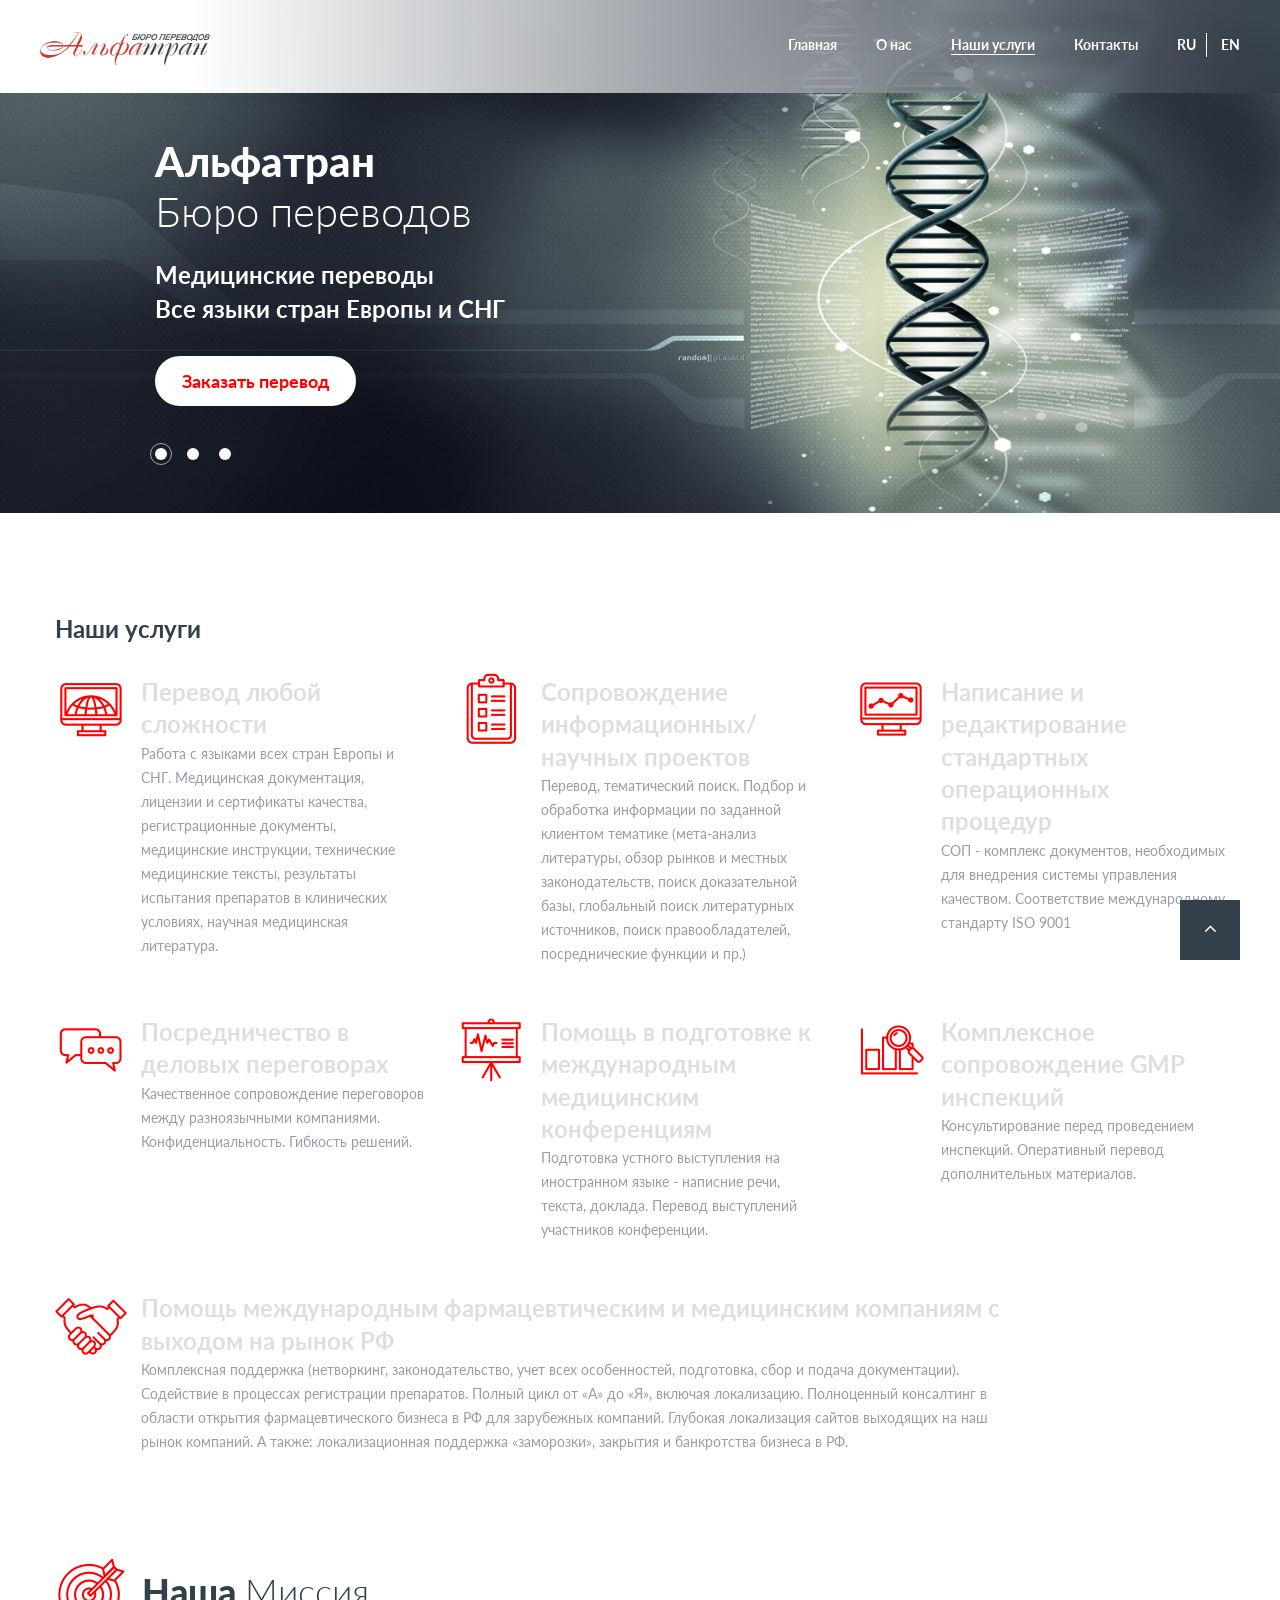
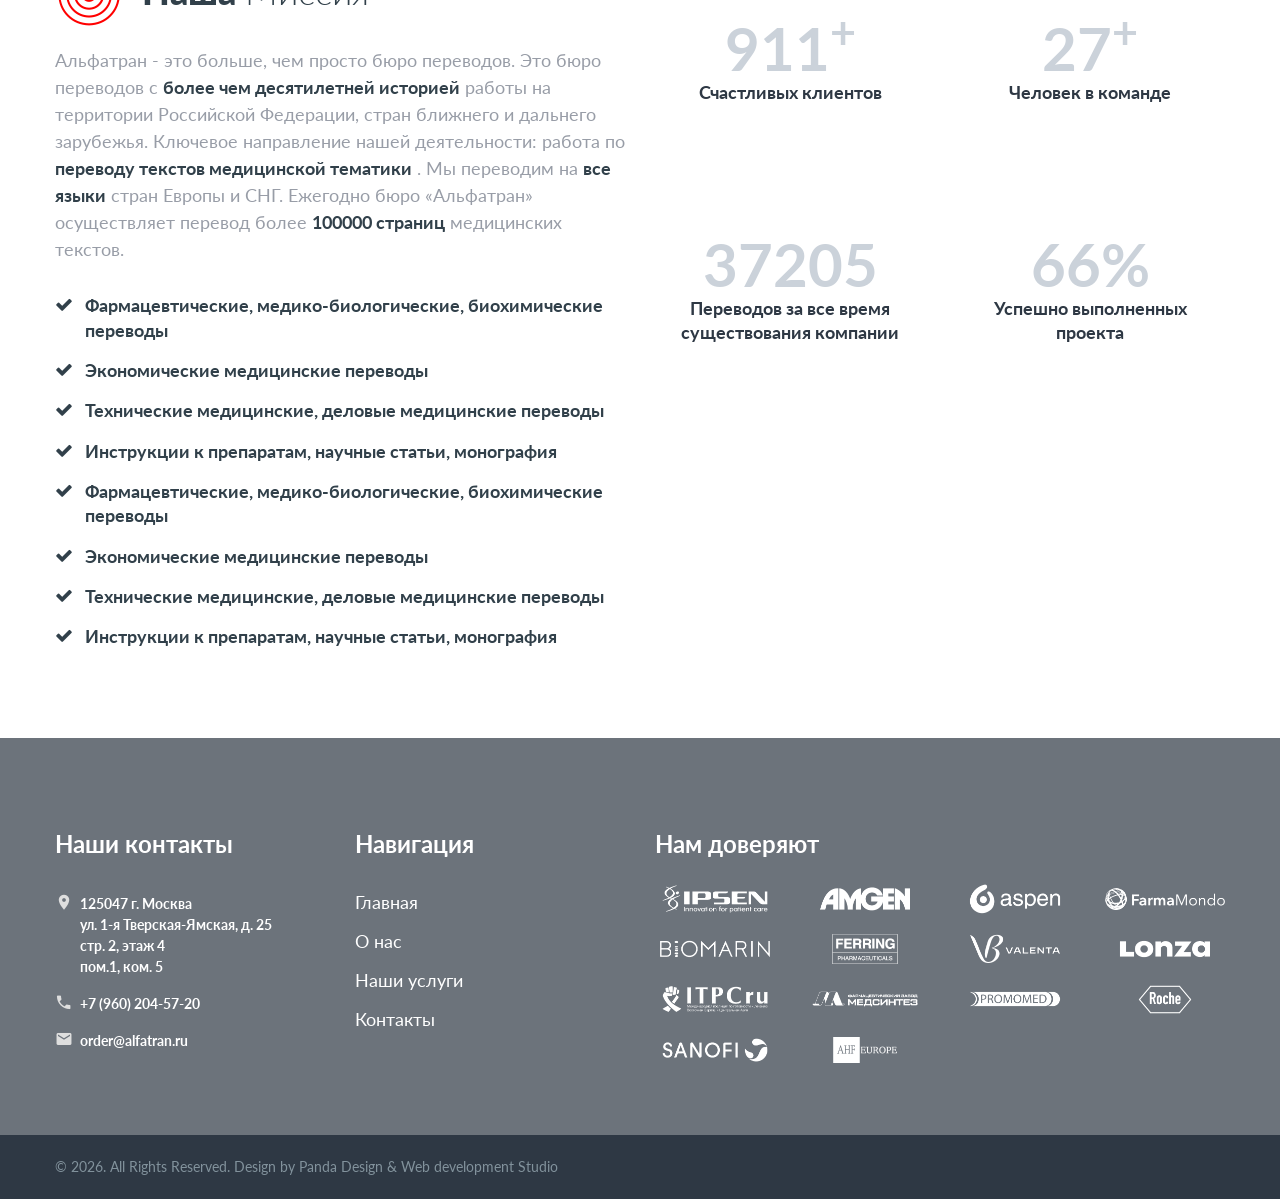
<file: typography.html>
<!DOCTYPE html>
<html class="wide wow-animation" lang="ru">
  <head>
    <title>Заказать перевод документов на все языки Европы и стран СНГ | бюро переводов Альфатран</title>
    <meta charset="utf-8">
    <meta name="viewport" content="width=device-width, height=device-height, initial-scale=1.0">
    <meta http-equiv="X-UA-Compatible" content="IE=edge">
    <meta name="description" content="Заказать перевод документа. Формацевтика, медицинские тексты, медико-биологические переводы. Перевод формацевтических документов. Бюро переводов Альфатран | переводы на все языки Европы и стран СНГ">
    <link rel="icon" href="images/favicon.png" type="image/x-icon">
    <link rel="stylesheet" type="text/css" href="https://fonts.googleapis.com/css?family=Lato:300,300i,400,400i,700,900">
    <link rel="stylesheet" href="css/bootstrap.css">
    <link rel="stylesheet" href="css/fonts.css">
    <link rel="stylesheet" href="css/style.css">
    <style>.ie-panel{display: none;background: #212121;padding: 10px 0;box-shadow: 3px 3px 5px 0 rgba(0,0,0,.3);clear: both;text-align:center;position: relative;z-index: 1;} html.ie-10 .ie-panel, html.lt-ie-10 .ie-panel {display: block;}</style>
  </head>
  <body>
    <div class="ie-panel"><a href="http://windows.microsoft.com/en-US/internet-explorer/"><img src="images/ie8-panel/warning_bar_0000_us.jpg" height="42" width="820" alt="You are using an outdated browser. For a faster, safer browsing experience, upgrade for free today."></a></div>
    <div class="preloader">
      <div class="preloader-body">
        <div class="loader">
          <div></div>
          <div></div>
          <div></div>
          <div></div>
          <div></div>
          <div></div>
          <div></div>
          <div></div>
          <div></div>
        </div>
        <p>Loading...</p>
      </div>
    </div>
    <div class="page">
      <header class="section page-header rd-navbar-transparent-wrap">
        <!--RD Navbar-->
        <div class="rd-navbar-wrap">
          <nav class="rd-navbar rd-navbar-transparent" data-layout="rd-navbar-fixed" data-sm-layout="rd-navbar-fixed" data-md-layout="rd-navbar-fixed" data-md-device-layout="rd-navbar-fixed" data-lg-layout="rd-navbar-static" data-lg-device-layout="rd-navbar-static" data-xl-layout="rd-navbar-static" data-xl-device-layout="rd-navbar-static" data-lg-stick-up-offset="20px" data-xl-stick-up-offset="20px" data-xxl-stick-up-offset="20px" data-lg-stick-up="true" data-xl-stick-up="true" data-xxl-stick-up="true">
            <!-- <div class="rd-navbar-collapse-toggle rd-navbar-fixed-element-1" data-rd-navbar-toggle=".rd-navbar-collapse"><span></span></div> -->
            <div class="rd-navbar-main-outer">
              <div class="rd-navbar-main-inner">
                <div class="rd-navbar-main">
                  <!--RD Navbar Panel-->
                  <div class="rd-navbar-panel">
                    <!--RD Navbar Toggle-->
                    <button class="rd-navbar-toggle" data-rd-navbar-toggle=".rd-navbar-nav-wrap"><span></span></button>
                    <!--RD Navbar Brand-->
                    <div class="rd-navbar-brand">
                      <!--Brand--><a class="brand" href="index.html"><img class="brand-logo-dark" src="images/logo_brand_1_1.png" alt="" width="146" height="22"/><img class="brand-logo-light" src="images/logo_brand_1_1.png" alt="" width="155" height="22"/></a>
                    </div>
                  </div>
                  <div class="rd-navbar-main-element">
                    <div class="rd-navbar-nav-wrap">
                      <ul class="rd-navbar-nav">
                        <li class="rd-nav-item"><a class="rd-nav-link" href="index.html">Главная</a>
                        </li>
                        <li class="rd-nav-item"><a class="rd-nav-link" href="about.html#anchor_about">О нас</a>
                        </li>
                        <li class="rd-nav-item active"><a class="rd-nav-link" href="typography.html#anchor_services">Наши услуги</a>
                        </li>
                        <li class="rd-nav-item"><a class="rd-nav-link" href="contacts.html">Контакты</a>
                        </li>
                        <li class="rd-nav-item link_en"><a class="rd-nav-link" href="typography.html">RU</a>
                        </li>
                        <li class="rd-nav-item"><a class="rd-nav-link" href="typography_en.html">EN</a>
                        </li>
                      </ul>
                    </div>
                  </div>
                </div>
              </div>
            </div>
          </nav>
        </div>
      </header>
      <!--Swiper-->
      <section class="section swiper-container swiper-slider swiper-slider-1 context-dark header_for_desktop" data-loop="true" data-autoplay="5000" data-simulate-touch="true">
        <div class="swiper-wrapper">
          <div class="swiper-slide" data-slide-bg="images/bg-image_1_1_2.jpg">
            <div class="swiper-slide-caption section-lg">
              <div class="container">
                <div class="row">
                  <div class="col-md-9 col-lg-7 offset-md-1 offset-xxl-0">
                    <h1><span class="d-block" data-caption-animate="fadeInUp" data-caption-delay="100">Альфатран</span><span class="d-block text-light" data-caption-animate="fadeInUp" data-caption-delay="200">Бюро переводов</span></h1>
                    <p class="lead" data-caption-animate="fadeInUp" data-caption-delay="350">Медицинские переводы<br> Все языки стран Европы и СНГ</p>
                    <div class="button-wrap-default" data-caption-animate="fadeInUp" data-caption-delay="450"><a class="button button-secondary-text" href="contacts.html#anchor_make_order">Заказать перевод</a></div>
                  </div>
                </div>
              </div>
            </div>
          </div>
          <div class="swiper-slide" data-slide-bg="images/bg-image_2_1.jpg">
            <div class="swiper-slide-caption section-lg">
              <div class="container">
                <div class="row">
                  <div class="col-md-9 col-lg-7 offset-md-1 offset-xxl-0">
                    <h1><span class="d-block" data-caption-animate="fadeInUp" data-caption-delay="100">Альфатран</span><span class="d-block text-light" data-caption-animate="fadeInUp" data-caption-delay="200">Бюро переводов</span></h1>
                    <p class="lead" data-caption-animate="fadeInUp" data-caption-delay="350">Сопровождение информационных, <br>научных проектов</p>
                    <div class="button-wrap-default" data-caption-animate="fadeInUp" data-caption-delay="450"><a class="button button-secondary-text" href="contacts.html#anchor_make_order">Отправить заявку</a></div>
                  </div>
                </div>
              </div>
            </div>
          </div>
          <div class="swiper-slide" data-slide-bg="images/bg-image_3_2.jpg">
            <div class="swiper-slide-caption section-lg">
              <div class="container">
                <div class="row">
                  <div class="col-md-9 col-lg-7 offset-md-1 offset-xxl-0">
                    <h1><span class="d-block" data-caption-animate="fadeInUp" data-caption-delay="100">Альфатран</span><span class="d-block text-light" data-caption-animate="fadeInUp" data-caption-delay="200">Бюро переводов</span></h1>
                    <p class="lead" data-caption-animate="fadeInUp" data-caption-delay="350">Помощь в подготовке к международным <br> медицинским конференциям</p>
                    <div class="button-wrap-default" data-caption-animate="fadeInUp" data-caption-delay="450"><a class="button button-secondary-text" href="contacts.html#anchor_make_order">Отправить заявку</a></div>
                  </div>
                </div>
              </div>
            </div>
          </div>
        </div>
        <!--Swiper Pagination-->
        <div class="swiper-pagination-wrap">
          <div class="container">
            <div class="row">
              <div class="col-md-9 col-lg-7 offset-md-1 offset-xxl-0">
                <div class="swiper-pagination"></div>
              </div>
            </div>
          </div>
        </div>
      </section>
<div id="anchor_services"></div>
      <section class="section swiper-container swiper-slider swiper-slider-1 context-dark header_for_mobile" data-loop="true" data-autoplay="5000" data-simulate-touch="true">
        <div class="swiper-wrapper">
          <div class="swiper-slide" data-slide-bg="images/bg-image_1_1_2_for_mobile.jpg">
            <div class="swiper-slide-caption section-lg">
              <div class="container">
                <div class="row">
                  <div class="col-md-9 col-lg-7 offset-md-1 offset-xxl-0">
                    <h1><span class="d-block" data-caption-animate="fadeInUp" data-caption-delay="100">Альфатран</span><span class="d-block text-light" data-caption-animate="fadeInUp" data-caption-delay="200">Бюро переводов</span></h1>
                    <p class="lead" data-caption-animate="fadeInUp" data-caption-delay="350">Медицинские переводы<br> Все языки стран Европы и СНГ.</p>
                    <div class="button-wrap-default" data-caption-animate="fadeInUp" data-caption-delay="450"><a class="button button-secondary-text" href="contacts.html#anchor_make_order">Заказать перевод</a></div>
                  </div>
                </div>
              </div>
            </div>
          </div>
          <div class="swiper-slide" data-slide-bg="images/bg-image_2_1_for_mobile.jpg">
            <div class="swiper-slide-caption section-lg">
              <div class="container">
                <div class="row">
                  <div class="col-md-9 col-lg-7 offset-md-1 offset-xxl-0">
                    <h1><span class="d-block" data-caption-animate="fadeInUp" data-caption-delay="100">Альфатран</span><span class="d-block text-light" data-caption-animate="fadeInUp" data-caption-delay="200">Бюро переводов</span></h1>
                    <p class="lead" data-caption-animate="fadeInUp" data-caption-delay="350">Сопровождение информационных/научных проектов.</p>
                    <div class="button-wrap-default" data-caption-animate="fadeInUp" data-caption-delay="450"><a class="button button-secondary-text" href="contacts.html#anchor_make_order">Отправить заявку</a></div>
                  </div>
                </div>
              </div>
            </div>
          </div>
          <div class="swiper-slide" data-slide-bg="images/bg-image_3_2_for_mobile.jpg">
            <div class="swiper-slide-caption section-lg">
              <div class="container">
                <div class="row">
                  <div class="col-md-9 col-lg-7 offset-md-1 offset-xxl-0">
                    <h1><span class="d-block" data-caption-animate="fadeInUp" data-caption-delay="100">Альфатран</span><span class="d-block text-light" data-caption-animate="fadeInUp" data-caption-delay="200">Бюро переводов</span></h1>
                    <p class="lead" data-caption-animate="fadeInUp" data-caption-delay="350">Помощь в подготовке к международным медицинским конференциям.</p>
                    <div class="button-wrap-default" data-caption-animate="fadeInUp" data-caption-delay="450"><a class="button button-secondary-text" href="contacts.html#anchor_make_order">Отправить заявку</a></div>
                  </div>
                </div>
              </div>
            </div>
          </div>
        </div>
        <!--Swiper Pagination-->
        <div class="swiper-pagination-wrap">
          <div class="container">
            <div class="row">
              <div class="col-md-9 col-lg-7 offset-md-1 offset-xxl-0">
                <div class="swiper-pagination"></div>
              </div>
            </div>
          </div>
        </div>
      </section>



      <!--Icon List 3-->
      <section class="section section-lg bg-default">
        <div class="container text-center text-lg-left">
          <h5>Наши услуги</h5>
          <div class="row row-30 row-lg-50">
            <div class="col-sm-6 col-md-4">
              <div class="box-icon-3 unit flex-column flex-lg-row">
                <div class="unit-left">
                  <div class="icon novi-icon mercury-icon-screen" style="color: red;"></div>
                </div>
                <div class="unit-body">
                  <h5 class="title">Перевод любой сложности</h5>
                  <p class="text">Работа с языками всех стран Европы и СНГ. Медицинская документация, лицензии и сертификаты качества, регистрационные документы, медицинские инструкции, технические медицинские тексты, результаты испытания препаратов в клинических условиях, научная медицинская литература.</p>
                </div>
              </div>
            </div>
            <div class="col-sm-6 col-md-4">
              <div class="box-icon-3 unit flex-column flex-lg-row">
                <div class="unit-left">
                  <div class="icon novi-icon mercury-icon-note" style="color: red;"></div>
                </div>
                <div class="unit-body">
                  <h5 class="title">Сопровождение информационных/научных проектов</h5>
                  <p class="text">Перевод, тематический поиск. Подбор и обработка информации по заданной клиентом тематике (мета-анализ литературы, обзор рынков и местных законодательств, поиск доказательной базы, глобальный поиск литературных источников, поиск правообладателей, посреднические функции и пр.)</p>
                </div>
              </div>
            </div>
            <div class="col-sm-6 col-md-4">
              <div class="box-icon-3 unit flex-column flex-lg-row">
                <div class="unit-left">
                  <div class="icon novi-icon mercury-icon-desktop-chart" style="color: red;"></div>
                </div>
                <div class="unit-body">
                  <h5 class="title">Написание и редактирование стандартных операционных процедур</h5>
                  <p class="text">СОП - комплекс документов, необходимых для внедрения системы управления качеством. Соответствие международному стандарту ISO 9001</p>
                </div>
              </div>
            </div>
            <div class="col-sm-6 col-md-4">
              <div class="box-icon-3 unit flex-column flex-lg-row">
                <div class="unit-left">
                  <div class="icon novi-icon mercury-icon-chat" style="color: red;"></div>
                </div>
                <div class="unit-body">
                  <h5 class="title">Посредничество в деловых переговорах</h5>
                  <p class="text">Качественное сопровождение переговоров между разноязычными компаниями. Конфиденциальность. Гибкость решений.</p>
                </div>
              </div>
            </div>
            <div class="col-sm-6 col-md-4">
              <div class="box-icon-3 unit flex-column flex-lg-row">
                <div class="unit-left">
                  <div class="icon novi-icon mercury-icon-presentation-3" style="color: red;"></div>
                </div>
                <div class="unit-body">
                  <h5 class="title">Помощь в подготовке к международным медицинским конференциям</h5>
                  <p class="text">Подготовка устного выступления на иностранном языке - написние речи, текста, доклада. Перевод выступлений участников конференции.</p>
                </div>
              </div>
            </div>
            <div class="col-sm-6 col-md-4">
              <div class="box-icon-3 unit flex-column flex-lg-row">
                <div class="unit-left">
                  <div class="icon novi-icon mercury-icon-chart-seacrh" style="color: red;"></div>
                </div>
                <div class="unit-body">
                  <h5 class="title">Комплексное сопровождение GMP инспекций</h5>
                  <p class="text">Консультирование перед проведением инспекций. Оперативный перевод дополнительных материалов.</p>
                </div>
              </div>
            </div>
                <div class="col-sm-12 col-md-12 col-lg-10">
              <div class="box-icon-3 unit flex-column flex-lg-row">
                <div class="unit-left">
                  <div class="icon novi-icon mercury-icon-partners" style="color: red;"></div>
                </div>
                <div class="unit-body">
                  <h5 class="title">Помощь международным фармацевтическим и медицинским компаниям с выходом на рынок РФ</h5>
                  <p class="text">Комплексная поддержка (нетворкинг, законодательство, учет всех особенностей, подготовка, сбор и подача документации). Содействие в процессах регистрации препаратов. Полный цикл от «А» до «Я», включая локализацию. Полноценный консалтинг в области открытия фармацевтического бизнеса в РФ для зарубежных компаний. Глубокая локализация сайтов выходящих на наш рынок компаний. А также: локализационная поддержка «заморозки», закрытия и банкротства бизнеса в РФ.</p>
                </div>
              </div>
            </div>
          </div>
        </div>
      </section>

      <!-- Our Mission-->
      <section class="section bg-default section-md">
        <div class="container">
          <div class="row row-30">
            <div class="col-md-6">
              <h2 class="title-icon"><span class="icon icon-default mercury-icon-target-2" style="color: red;"></span><span>Наша <span class="text-light">Миссия</span></span></h2>
              <p class="big">Альфатран - это больше, чем просто бюро переводов. Это бюро переводов с <b style="color: #31404a;">более чем десятилетней историей</b> работы на территории Российской Федерации, стран ближнего и дальнего зарубежья. Ключевое направление нашей деятельности: работа по <b style="color: #31404a;">переводу текстов медицинской тематики</b> . Мы переводим на <b style="color: #31404a;">все языки</b> стран Европы и СНГ.
              Ежегодно бюро <q>Альфатран</q> осуществляет перевод более <b style="color: #31404a;">100000 страниц</b> медицинских текстов.
              <!-- <br><br><b style="color: #31404a">В нашей команде:</b></p> -->
              <ul class="list-marked-2">
                <li>Фармацевтические, медико-биологические, биохимические переводы</li>
                <li>Экономические медицинские переводы</li>
                <li>Технические медицинские, деловые медицинские переводы</li>
                <li>Инструкции к препаратам, научные статьи, монография</li>
                <li>Фармацевтические, медико-биологические, биохимические переводы</li>
                <li>Экономические медицинские переводы</li>
                <li>Технические медицинские, деловые медицинские переводы</li>
                <li>Инструкции к препаратам, научные статьи, монография</li>
              </ul>
            </div>
            <div class="col-md-6">
              <div class="row">
                <div class="col-6">
                  <!--Box counter-->
                  <div class="box-counter">
                    <div class="box-counter-main">
                      <div class="counter">1000</div><span><sup>+</sup></span>
                    </div>
                    <p class="box-counter-title">Счастливых клиентов</p>
                  </div>
                </div>
                <div class="col-6">
                  <!--Box counter-->
                  <div class="box-counter">
                    <div class="box-counter-main">
                      <div class="counter">30</div><span><sup>+</sup></span>
                    </div>
                    <p class="box-counter-title">Человек в команде</p>
                  </div>
                </div>
                <div class="col-6">
                  <!--Box counter-->
                  <div class="box-counter">
                    <div class="box-counter-main">
                      <div class="counter">55000</div>
                    </div>
                    <p class="box-counter-title">Переводов за все время существования компании</p>
                  </div>
                </div>
                <div class="col-6">
                  <!--Box counter-->
                  <div class="box-counter">
                    <div class="box-counter-main">
                      <div class="counter">99</div><span>%</span>
                    </div>
                    <p class="box-counter-title">Успешно выполненных проекта</p>
                  </div>
                </div>
              </div>
            </div>
          </div>
        </div>
      </section>


      <footer class="section footer-classic">
        <div class="footer-inner-1">
          <div class="container">
            <div class="row row-40">
              <div class="col-md-5 col-lg-3">
                <h5 style="color: #fff;">Наши контакты</h5>
                <ul style="color: #fff;" class="contact-list font-weight-bold">
                  <li>
                    <div class="unit unit-spacing-xs">
                      <div class="unit-left">
                        <div class="icon icon-sm icon-primary novi-icon mdi mdi-map-marker item_margin"></div>
                      </div>
                      <div class="unit-body item_margin" style="cursor: default; pointer-events: none;"><a href="">125047 г. Москва <br>ул. 1-я Тверская-Ямская, д. 25 <br>стр. 2, этаж 4 <br>пом.1, ком. 5</a></div>
                    </div>
                  </li>
                  <li>
                    <div class="unit unit-spacing-xs">
                      <div class="unit-left">
                        <div class="icon icon-sm icon-primary novi-icon mdi mdi-phone item_margin"></div>
                      </div>
                      <div class="unit-body item_margin"><a href="tel:+79602045720">+7 (960) 204-57-20</a></div>
                    </div>
                  </li>
                  <li>
                    <div class="unit unit-spacing-xs">
                      <div class="unit-left">
                        <div class="icon icon-sm icon-primary novi-icon mdi mdi-email item_margin"></div>
                      </div>
                      <div class="unit-body item_margin"><a href="mailto:order@alfatran.ru">order@alfatran.ru</a></div>
                    </div>
                  </li>

                  <!-- <li>
                    <div class="unit unit-spacing-xs">
                      <div class="unit-left">
                        <div class="icon icon-sm icon-primary novi-icon mdi mdi-clock"></div>
                      </div>
                      <div class="unit-body">
                        <ul class="list-0">
                          <li>Weekdays: 8:00–17:00</li>
                          <li>Weekends: Closed</li>
                        </ul>
                      </div>
                    </div>
                  </li> -->
                </ul>
              </div>
              <div class="col-md-6 col-lg-3">
                <h5 style="color: #fff;">Навигация</h5>
                <div class="row row-5 justify-content-between">
                  <div class="col-sm-6" style="margin-top: 5px;">
                    <ul style="color: #fff;" class="footer-list big">
                      <li><a href="index.html">Главная</a></li>
                      <li><a href="about.html#anchor_about">О нас</a></li>
                      <li><a href="typography.html#anchor_services">Наши услуги</a></li>
                      <li><a href="contacts.html">Контакты</a></li>
                      <li><a href="#"></a></li>
                      <li><a href="#"></a></li>
                      <li><a href="#"></a></li>
                    </ul>
                  </div>
                  <!-- <div class="col-sm-4 col-lg-6 col-xxl-5">
                    <ul class="footer-list big">
                      <li><a href="#">Retirement</a></li>
                      <li><a href="#">Investment</a></li>
                      <li><a href="#">Real Estate</a></li>
                      <li><a href="#">Insurance</a></li>
                      <li><a href="#">Tax</a></li>
                      <li><a href="#">Money</a></li>
                      <li><a href="#">Other Resources</a></li>
                    </ul>
                  </div> -->
                </div>
              </div>
              <div class="col-md-12 col-lg-6">
                <h5 style="color: #fff;">Нам доверяют</h5>
                <div class="row row-20 align-items-center text-center">
                  <div class="col-6 col-md-4 col-lg-3"><a class="link-image disable_a" href="https://www.ipsen.com/"><img src="images/partners_7.png" alt="" width="144" height="35"/></a></div>
                  <div class="col-6 col-md-4 col-lg-3"><a class="link-image disable_a" href="https://www.amgen.ru"><img src="images/partners_2.png" alt="" width="144" height="35"/></a></div>
                  <div class="col-6 col-md-4 col-lg-3"><a class="link-image disable_a" href="https://promo-med.ru"><img src="images/partners_3.png" alt="" width="144" height="35"/></a></div>
                  <div class="col-6 col-md-4 col-lg-3"><a class="link-image disable_a" href="https://itpcglobal.org"><img src="images/partners_5.png" alt="" width="144" height="35"/></a></div>
                  <div class="col-6 col-md-4 col-lg-3"><a class="link-image disable_a" href="https://www.lonza.com"><img src="images/partners_4.png" alt="" width="144" height="35"/></a></div>
                  <div class="col-6 col-md-4 col-lg-3"><a class="link-image disable_a" href="https://www.ipsen.com/"><img src="images/partners_6.png" alt="" width="144" height="35"/></a></div>
                  <div class="col-6 col-md-4 col-lg-3"><a class="link-image disable_a" href="https://www.valentapharm.com"><img src="images/partners_1.png" alt="" width="144" height="35"/></a></div>
                  <div class="col-6 col-md-4 col-lg-3"><a class="link-image disable_a" href="https://www.amgen.ru"><img src="images/partners_9.png" alt="" width="144" height="35"/></a></div>
                  <div class="col-6 col-md-4 col-lg-3"><a class="link-image disable_a" href="https://farmamondo.ru"><img src="images/partners_8.png" alt="" width="144" height="35"/></a></div>
                  <div class="col-6 col-md-4 col-lg-3"><a class="link-image disable_a" href="https://itpcglobal.org"><img src="images/partners_10.png" alt="" width="144" height="35"/></a></div>
                  <div class="col-6 col-md-4 col-lg-3"><a class="link-image disable_a" href="https://www.ipsen.com/"><img src="images/partners_11.png" alt="" width="144" height="35"/></a></div>
                  <div class="col-6 col-md-4 col-lg-3"><a class="link-image disable_a" href="https://www.ferring.ru"><img src="images/partners_12.png" alt="" width="144" height="35"/></a></div>
                  <div class="col-6 col-md-4 col-lg-3"><a class="link-image disable_a" href="https://farmamondo.ru"><img src="images/partners_13.png" alt="" width="144" height="35"/></a></div>
                  <div class="col-6 col-md-4 col-lg-3"><a class="link-image disable_a" href="https://farmamondo.ru"><img src="images/partners_14.png" alt="" width="144" height="35"/></a></div>

                  <!--
                  <div class="col-6 col-md-4 col-lg-3"><a class="link-image" href="https://www.valentapharm.com"><img src="images/partners_7.png" alt="" width="144" height="35"/></a></div>
                  <div class="col-6 col-md-4 col-lg-3"><a class="link-image" href="https://www.roche.ru"><img src="images/partners_2.png" alt="" width="144" height="35"/></a></div>
                  <div class="col-6 col-md-4 col-lg-3"><a class="link-image" href="https://promo-med.ru"><img src="images/partners_3.png" alt="" width="144" height="35"/></a></div>
                  <div class="col-6 col-md-4 col-lg-3"><a class="link-image" href="https://itpcglobal.org"><img src="images/partners_5.png" alt="" width="144" height="35"/></a></div>
                  <div class="col-6 col-md-4 col-lg-3"><a class="link-image" href="https://www.lonza.com"><img src="images/partners_4.png" alt="" width="144" height="35"/></a></div>
                  <div class="col-6 col-md-4 col-lg-3"><a class="link-image" href="https://www.ferring.ru"><img src="images/partners_1.png" alt="" width="144" height="35"/></a></div>
                  <div class="col-6 col-md-4 col-lg-3"><a class="link-image" href="https://farmamondo.ru"><img src="images/partners_8.png" alt="" width="144" height="35"/></a></div>
                  <div class="col-6 col-md-4 col-lg-3"><a class="link-image" href="https://itpcglobal.org"><img src="images/partners_10.png" alt="" width="144" height="35"/></a></div>
                  <div class="col-6 col-md-4 col-lg-3"><a class="link-image" href="https://www.ipsen.com/"><img src="images/partners_11.png" alt="" width="144" height="35"/></a></div>
                  <div class="col-6 col-md-4 col-lg-3"><a class="link-image" href="https://www.ferring.ru"><img src="images/partners_12.png" alt="" width="144" height="35"/></a></div>
                  <div class="col-6 col-md-4 col-lg-3"><a class="link-image" href="https://farmamondo.ru"><img src="images/partners_13.png" alt="" width="144" height="35"/></a></div> -->
                </div>
              </div>
            </div>
          </div>
        </div>
        <div class="footer-inner-2">
          <div class="container">
            <p class="rights"><span>&copy;&nbsp;</span><span class="copyright-year"></span>. All Rights Reserved. Design by <a style="" href="https://panda-development.ru">Panda Design & Web development Studio</a></p>
          </div>
        </div>
      </footer>
    </div>
    <div class="snackbars" id="form-output-global"></div>
    <script src="js/core.min.js"></script>
    <script src="js/script.js"></script>
    <!--coded by Starlight-->
    </body>
    </html>
</file>
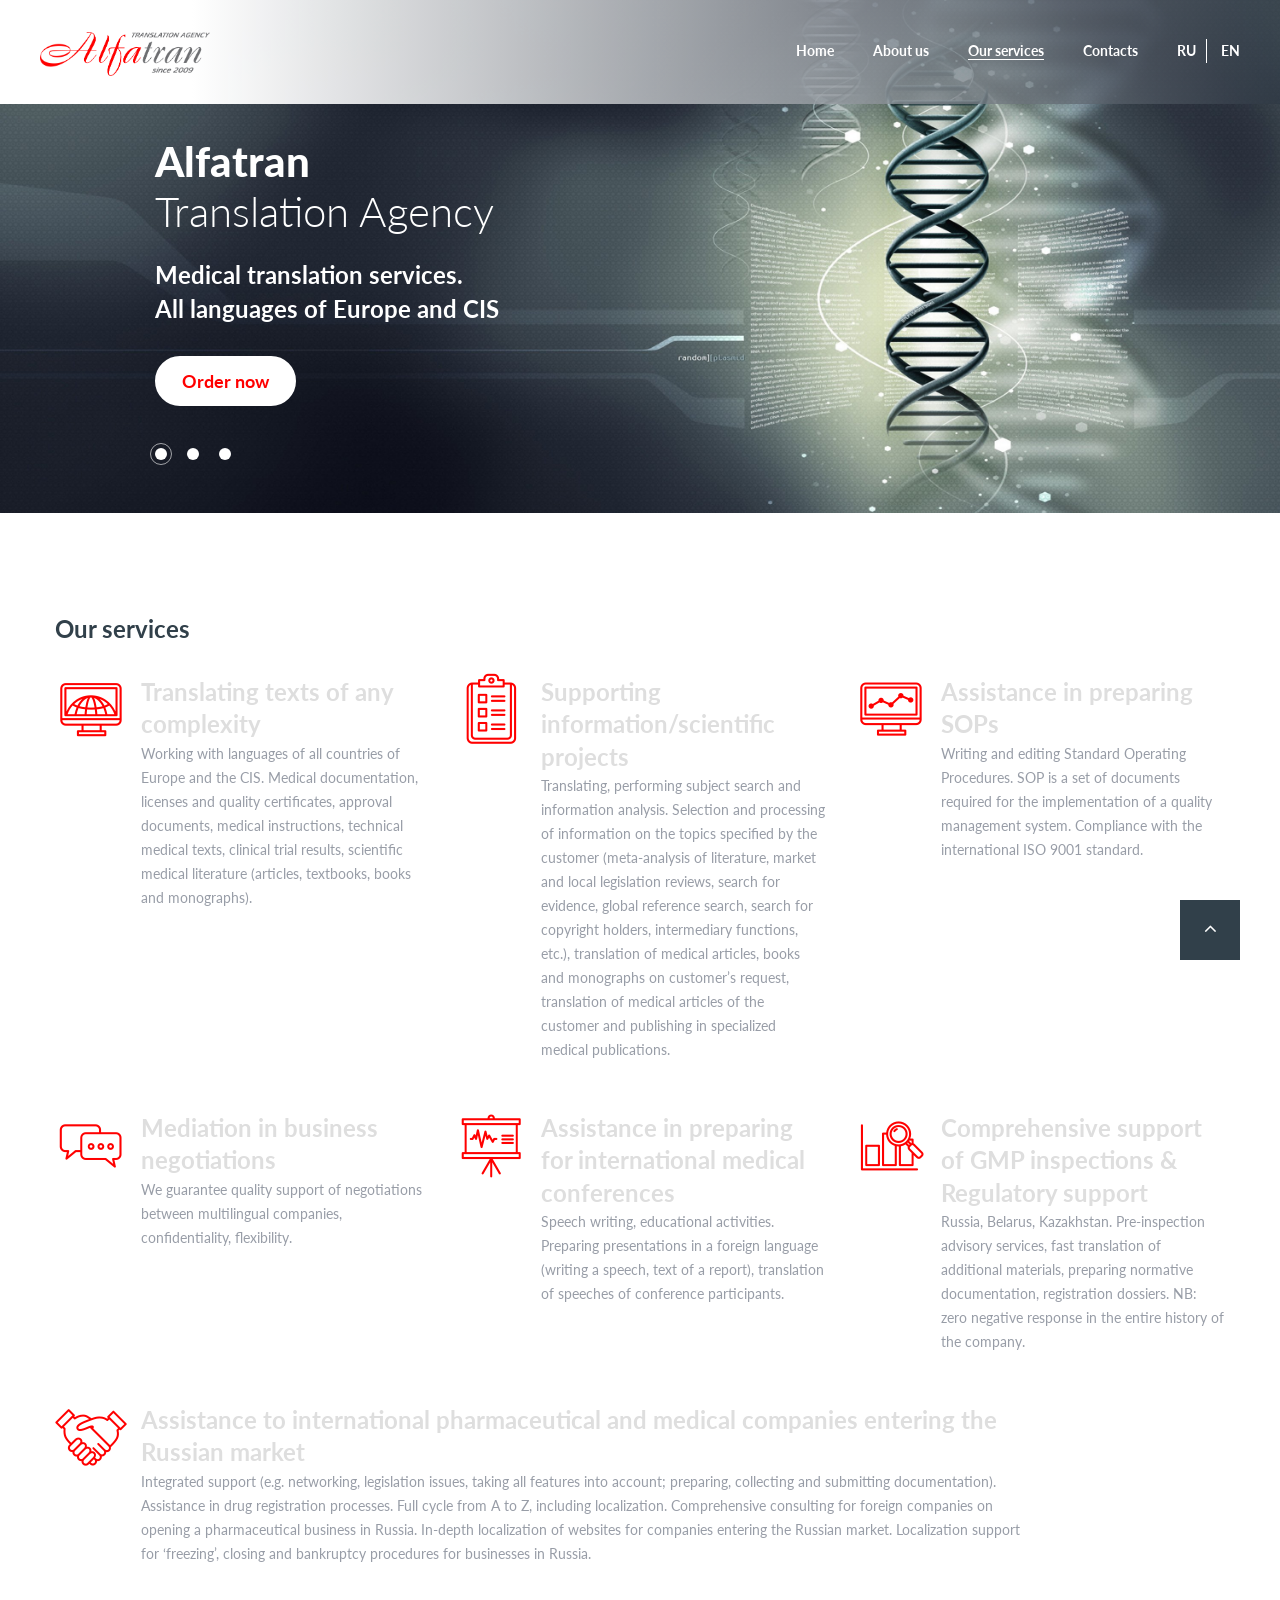
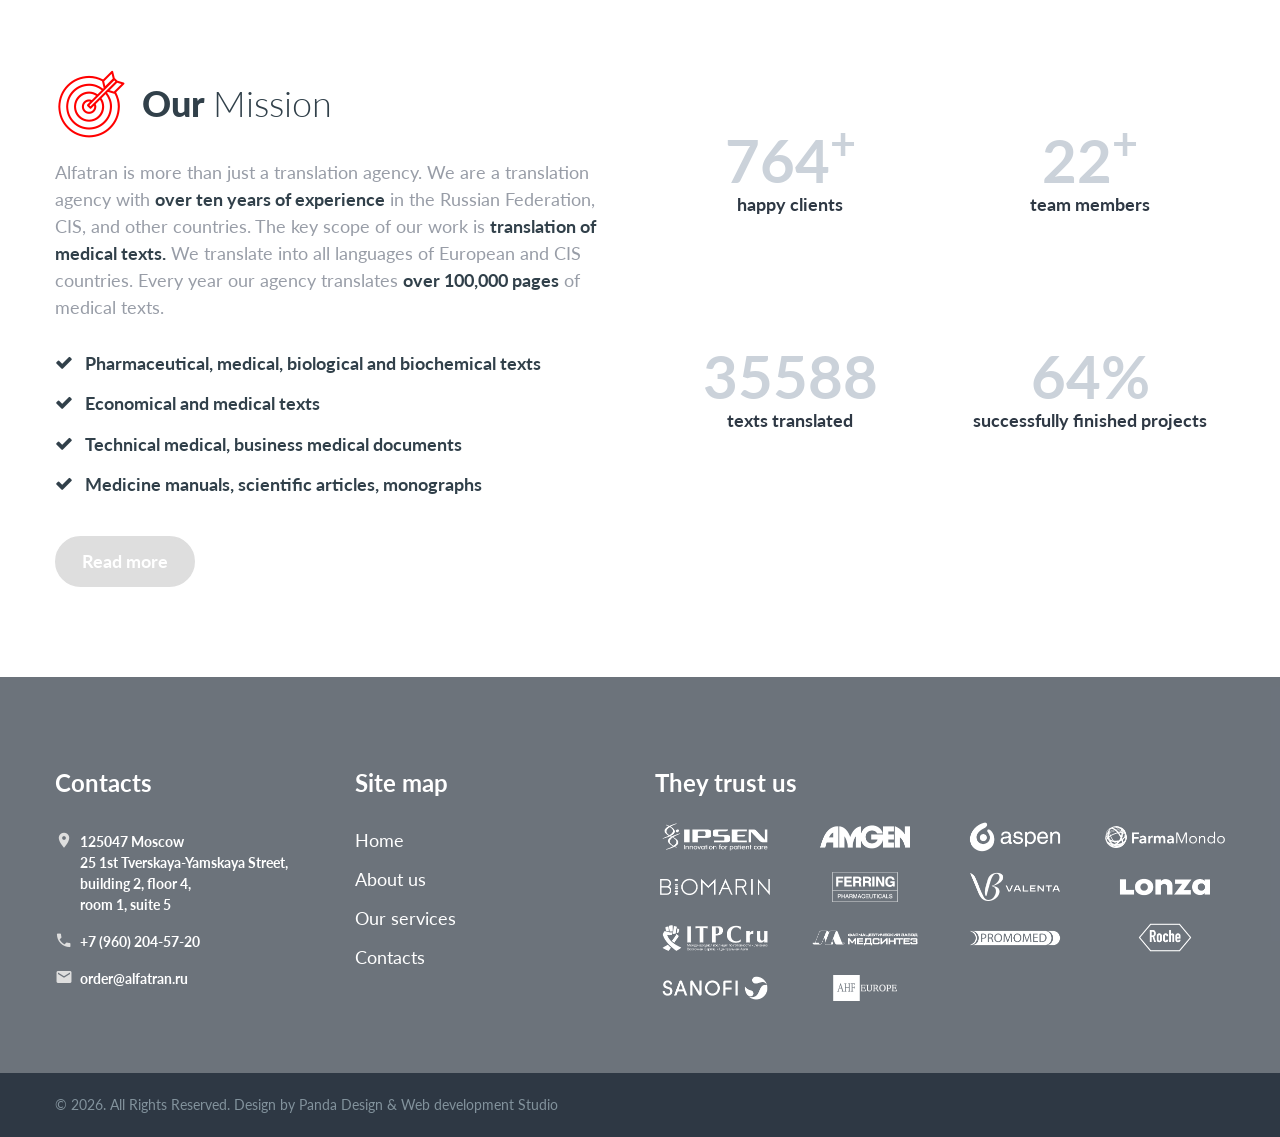
<file: typography_en.html>
<!DOCTYPE html>
<html class="wide wow-animation" lang="ru">
  <head>
    <title>All languages of Europe and CIS | Alfatran Translation Agency</title>
    <meta charset="utf-8">
    <meta name="viewport" content="width=device-width, height=device-height, initial-scale=1.0">
    <meta http-equiv="X-UA-Compatible" content="IE=edge">
    <meta name="description" content="Заказать перевод документа. Формацевтика, медицинские тексты, медико-биологические переводы. Перевод формацевтических документов. Бюро переводов Альфатран | переводы на все языки Европы и стран СНГ">
    <link rel="icon" href="images/favicon.png" type="image/x-icon">
    <link rel="stylesheet" type="text/css" href="https://fonts.googleapis.com/css?family=Lato:300,300i,400,400i,700,900">
    <link rel="stylesheet" href="css/bootstrap.css">
    <link rel="stylesheet" href="css/fonts.css">
    <link rel="stylesheet" href="css/style.css">
    <style>.ie-panel{display: none;background: #212121;padding: 10px 0;box-shadow: 3px 3px 5px 0 rgba(0,0,0,.3);clear: both;text-align:center;position: relative;z-index: 1;} html.ie-10 .ie-panel, html.lt-ie-10 .ie-panel {display: block;}</style>
  </head>
  <body>
    <div class="ie-panel"><a href="http://windows.microsoft.com/en-US/internet-explorer/"><img src="images/ie8-panel/warning_bar_0000_us.jpg" height="42" width="820" alt="You are using an outdated browser. For a faster, safer browsing experience, upgrade for free today."></a></div>
    <div class="preloader">
      <div class="preloader-body">
        <div class="loader">
          <div></div>
          <div></div>
          <div></div>
          <div></div>
          <div></div>
          <div></div>
          <div></div>
          <div></div>
          <div></div>
        </div>
        <p>Loading...</p>
      </div>
    </div>
    <div class="page">
      <header class="section page-header rd-navbar-transparent-wrap">
        <!--RD Navbar-->
        <div class="rd-navbar-wrap">
          <nav class="rd-navbar rd-navbar-transparent" data-layout="rd-navbar-fixed" data-sm-layout="rd-navbar-fixed" data-md-layout="rd-navbar-fixed" data-md-device-layout="rd-navbar-fixed" data-lg-layout="rd-navbar-static" data-lg-device-layout="rd-navbar-static" data-xl-layout="rd-navbar-static" data-xl-device-layout="rd-navbar-static" data-lg-stick-up-offset="20px" data-xl-stick-up-offset="20px" data-xxl-stick-up-offset="20px" data-lg-stick-up="true" data-xl-stick-up="true" data-xxl-stick-up="true">
            <!-- <div class="rd-navbar-collapse-toggle rd-navbar-fixed-element-1" data-rd-navbar-toggle=".rd-navbar-collapse"><span></span></div> -->
            <div class="rd-navbar-main-outer">
              <div class="rd-navbar-main-inner">
                <div class="rd-navbar-main">
                  <!--RD Navbar Panel-->
                  <div class="rd-navbar-panel">
                    <!--RD Navbar Toggle-->
                    <button class="rd-navbar-toggle" data-rd-navbar-toggle=".rd-navbar-nav-wrap"><span></span></button>
                    <!--RD Navbar Brand-->
                    <div class="rd-navbar-brand">
                      <!--Brand--><a class="brand" href="index_en.html"><img class="brand-logo-dark" src="images/logo_en.png" alt="" width="146" height="22"/><img class="brand-logo-light" src="images/logo_en.png" alt="" width="155" height="22"/></a>
                    </div>
                  </div>
                  <div class="rd-navbar-main-element">
                    <div class="rd-navbar-nav-wrap">
                      <ul class="rd-navbar-nav">
                        <li class="rd-nav-item"><a class="rd-nav-link" href="index_en.html">Home</a>
                        </li>
                        <li class="rd-nav-item"><a class="rd-nav-link" href="about_en.html#anchor_about">About us</a>
                        </li>
                        <li class="rd-nav-item active"><a class="rd-nav-link" href="typography_en.html#anchor_services">Our services</a>
                        </li>
                        <li class="rd-nav-item"><a class="rd-nav-link" href="contacts_en.html">Contacts</a>
                        </li>
                        <li class="rd-nav-item link_en"><a class="rd-nav-link" href="typography.html">RU</a>
                        </li>
                        <li class="rd-nav-item"><a class="rd-nav-link" href="typography_en.html">EN</a>
                        </li>
                      </ul>
                    </div>
                  </div>
                </div>
              </div>
            </div>
          </nav>
        </div>
      </header>
      <!--Swiper-->
      <section class="section swiper-container swiper-slider swiper-slider-1 context-dark header_for_desktop" data-loop="true" data-autoplay="5000" data-simulate-touch="true">
        <div class="swiper-wrapper">
          <div class="swiper-slide" data-slide-bg="images/bg-image_1_1_2.jpg">
            <div class="swiper-slide-caption section-lg">
              <div class="container">
                <div class="row">
                  <div class="col-md-9 col-lg-7 offset-md-1 offset-xxl-0">
                    <h1><span class="d-block" data-caption-animate="fadeInUp" data-caption-delay="100">Alfatran</span><span class="d-block text-light" data-caption-animate="fadeInUp" data-caption-delay="200">Translation Agency</span></h1>
                    <p class="lead" data-caption-animate="fadeInUp" data-caption-delay="350">Medical translation services.<br> All languages of Europe and CIS</p>
                    <div class="button-wrap-default" data-caption-animate="fadeInUp" data-caption-delay="450"><a class="button button-secondary-text" href="contacts_en.html#anchor_make_order">Order now</a></div>
                  </div>
                </div>
              </div>
            </div>
          </div>
          <div class="swiper-slide" data-slide-bg="images/bg-image_2_1.jpg">
            <div class="swiper-slide-caption section-lg">
              <div class="container">
                <div class="row">
                  <div class="col-md-9 col-lg-7 offset-md-1 offset-xxl-0">
                    <h1><span class="d-block" data-caption-animate="fadeInUp" data-caption-delay="100">Alfatran</span><span class="d-block text-light" data-caption-animate="fadeInUp" data-caption-delay="200">Translation Agency</span></h1>
                    <p class="lead" data-caption-animate="fadeInUp" data-caption-delay="350">Supporting information &  <br>scientific projects</p>
                    <div class="button-wrap-default" data-caption-animate="fadeInUp" data-caption-delay="450"><a class="button button-secondary-text" href="contacts_en.html#anchor_make_order">Order now</a></div>
                  </div>
                </div>
              </div>
            </div>
          </div>
          <div class="swiper-slide" data-slide-bg="images/bg-image_3_2.jpg">
            <div class="swiper-slide-caption section-lg">
              <div class="container">
                <div class="row">
                  <div class="col-md-9 col-lg-7 offset-md-1 offset-xxl-0">
                    <h1><span class="d-block" data-caption-animate="fadeInUp" data-caption-delay="100">Alfatran</span><span class="d-block text-light" data-caption-animate="fadeInUp" data-caption-delay="200">Translation Agency</span></h1>
                    <p class="lead" data-caption-animate="fadeInUp" data-caption-delay="350">Assistance in preparing for international  <br> medical conferences</p>
                    <div class="button-wrap-default" data-caption-animate="fadeInUp" data-caption-delay="450"><a class="button button-secondary-text" href="contacts_en.html#anchor_make_order">Order now</a></div>
                  </div>
                </div>
              </div>
            </div>
          </div>
        </div>
        <!--Swiper Pagination-->
        <div class="swiper-pagination-wrap">
          <div class="container">
            <div class="row">
              <div class="col-md-9 col-lg-7 offset-md-1 offset-xxl-0">
                <div class="swiper-pagination"></div>
              </div>
            </div>
          </div>
        </div>
      </section>
<div id="anchor_services"></div>
      <section class="section swiper-container swiper-slider swiper-slider-1 context-dark header_for_mobile" data-loop="true" data-autoplay="5000" data-simulate-touch="true">
        <div class="swiper-wrapper">
          <div class="swiper-slide" data-slide-bg="images/bg-image_1_1_2_for_mobile.jpg">
            <div class="swiper-slide-caption section-lg">
              <div class="container">
                <div class="row">
                  <div class="col-md-9 col-lg-7 offset-md-1 offset-xxl-0">
                    <h1><span class="d-block" data-caption-animate="fadeInUp" data-caption-delay="100">Alfatran</span><span class="d-block text-light" data-caption-animate="fadeInUp" data-caption-delay="200">Translation Agency</span></h1>
                    <p class="lead" data-caption-animate="fadeInUp" data-caption-delay="350">Medical translation services.<br> All languages of Europe and CIS</p>
                    <div class="button-wrap-default" data-caption-animate="fadeInUp" data-caption-delay="450"><a class="button button-secondary-text" href="contacts_en.html#anchor_make_order">Order now</a></div>
                  </div>
                </div>
              </div>
            </div>
          </div>
          <div class="swiper-slide" data-slide-bg="images/bg-image_2_1_for_mobile.jpg">
            <div class="swiper-slide-caption section-lg">
              <div class="container">
                <div class="row">
                  <div class="col-md-9 col-lg-7 offset-md-1 offset-xxl-0">
                    <h1><span class="d-block" data-caption-animate="fadeInUp" data-caption-delay="100">Alfatran</span><span class="d-block text-light" data-caption-animate="fadeInUp" data-caption-delay="200">Translation Agency</span></h1>
                    <p class="lead" data-caption-animate="fadeInUp" data-caption-delay="350">Supporting information & <br>scientific projects</p>
                    <div class="button-wrap-default" data-caption-animate="fadeInUp" data-caption-delay="450"><a class="button button-secondary-text" href="contacts_en.html#anchor_make_order">Order now</a></div>
                  </div>
                </div>
              </div>
            </div>
          </div>
          <div class="swiper-slide" data-slide-bg="images/bg-image_3_2_for_mobile.jpg">
            <div class="swiper-slide-caption section-lg">
              <div class="container">
                <div class="row">
                  <div class="col-md-9 col-lg-7 offset-md-1 offset-xxl-0">
                    <h1><span class="d-block" data-caption-animate="fadeInUp" data-caption-delay="100">Alfatran</span><span class="d-block text-light" data-caption-animate="fadeInUp" data-caption-delay="200">Translation Agency</span></h1>
                    <p class="lead" data-caption-animate="fadeInUp" data-caption-delay="350">Assistance in preparing for international medical conferences</p>
                    <div class="button-wrap-default" data-caption-animate="fadeInUp" data-caption-delay="450"><a class="button button-secondary-text" href="contacts_en.html#anchor_make_order">Order now</a></div>
                  </div>
                </div>
              </div>
            </div>
          </div>
        </div>
        <!--Swiper Pagination-->
        <div class="swiper-pagination-wrap">
          <div class="container">
            <div class="row">
              <div class="col-md-9 col-lg-7 offset-md-1 offset-xxl-0">
                <div class="swiper-pagination"></div>
              </div>
            </div>
          </div>
        </div>
      </section>



      <!--Icon List 3-->
      <section class="section section-lg bg-default">
        <div class="container text-center text-lg-left">
          <h5>Our services</h5>
          <div class="row row-30 row-lg-50">
            <div class="col-sm-6 col-md-4">
              <div class="box-icon-3 unit flex-column flex-lg-row">
                <div class="unit-left">
                  <div class="icon novi-icon mercury-icon-screen" style="color: red;"></div>
                </div>
                <div class="unit-body">
                  <h5 class="title">Translating texts of any complexity</h5>
                  <p class="text">Working with languages of all countries of Europe and the CIS. Medical documentation, licenses and quality certificates, approval documents, medical instructions, technical medical texts, clinical trial results, scientific medical literature (articles, textbooks, books and monographs).</p>
                </div>
              </div>
            </div>
            <div class="col-sm-6 col-md-4">
              <div class="box-icon-3 unit flex-column flex-lg-row">
                <div class="unit-left">
                  <div class="icon novi-icon mercury-icon-note" style="color: red;"></div>
                </div>
                <div class="unit-body">
                    <h5 class="title">Supporting information/scientific projects</h5>
                  <p class="text">Translating, performing subject search and information analysis. Selection and processing of information on the topics specified by the customer (meta-analysis of literature, market and local legislation reviews, search for evidence, global reference search, search for copyright holders, intermediary functions, etc.), translation of medical articles, books and monographs on customer’s request, translation of medical articles of the customer and publishing in specialized medical publications.</p>
                </div>
              </div>
            </div>
            <div class="col-sm-6 col-md-4">
              <div class="box-icon-3 unit flex-column flex-lg-row">
                <div class="unit-left">
                  <div class="icon novi-icon mercury-icon-desktop-chart" style="color: red;"></div>
                </div>
                <div class="unit-body">
                  <h5 class="title">Assistance in preparing SOPs</h5>
                  <p class="text">Writing and editing Standard Operating Procedures. SOP is a set of documents required for the implementation of a quality management system. Compliance with the international ISO 9001 standard.</p>
                </div>
              </div>
            </div>
            <div class="col-sm-6 col-md-4">
              <div class="box-icon-3 unit flex-column flex-lg-row">
                <div class="unit-left">
                  <div class="icon novi-icon mercury-icon-chat" style="color: red;"></div>
                </div>
                <div class="unit-body">
                  <h5 class="title">Mediation in business negotiations</h5>
                  <p class="text">We guarantee quality support of negotiations between multilingual companies, confidentiality, flexibility.</p>
                </div>
              </div>
            </div>
            <div class="col-sm-6 col-md-4">
              <div class="box-icon-3 unit flex-column flex-lg-row">
                <div class="unit-left">
                  <div class="icon novi-icon mercury-icon-presentation-3" style="color: red;"></div>
                </div>
                <div class="unit-body">
                  <h5 class="title">Assistance in preparing for international medical conferences</h5>
                  <p class="text">Speech writing, educational activities. Preparing presentations in a foreign language (writing a speech, text of a report), translation of speeches of conference participants.</p>
                </div>
              </div>
            </div>
            <div class="col-sm-6 col-md-4">
              <div class="box-icon-3 unit flex-column flex-lg-row">
                <div class="unit-left">
                  <div class="icon novi-icon mercury-icon-chart-seacrh" style="color: red;"></div>
                </div>
                <div class="unit-body">
                  <h5 class="title">Comprehensive support of GMP inspections & Regulatory support</h5>
                  <p class="text">Russia, Belarus, Kazakhstan. Pre-inspection advisory services, fast translation of additional materials, preparing normative documentation, registration dossiers. NB: zero negative response in the entire history of the company.</p>
                </div>
              </div>
            </div>
                <div class="col-sm-12 col-md-12 col-lg-10">
              <div class="box-icon-3 unit flex-column flex-lg-row">
                <div class="unit-left">
                  <div class="icon novi-icon mercury-icon-partners" style="color: red;"></div>
                </div>
                <div class="unit-body">
                  <h5 class="title">Assistance to international pharmaceutical and medical companies entering the Russian market</h5>
                  <p class="text">Integrated support (e.g. networking, legislation issues, taking all features into account; preparing, collecting and submitting documentation). Assistance in drug registration processes. Full cycle from A to Z, including localization. Comprehensive consulting for foreign companies on opening a pharmaceutical business in Russia. In-depth localization of websites for companies entering the Russian market. Localization support for ‘freezing’, closing and bankruptcy procedures for businesses in Russia.</p>
                </div>
              </div>
            </div>
          </div>
        </div>
      </section>

      <!-- Our Mission-->
      <section class="section bg-default section-md">
        <div class="container">
          <div class="row row-30">
            <div class="col-md-6">
              <h2 class="title-icon"><span class="icon icon-default mercury-icon-target-2" style="color: red;"></span><span>Our <span class="text-light">Mission</span></span></h2>
              <p class="big">Alfatran is more than just a translation agency. We are a translation agency with <b style="color: #31404a;">over ten years of experience</b> in the Russian Federation, CIS, and other countries. The key scope of our work is <b style="color: #31404a;">translation of medical texts.</b> We translate into all languages of European and CIS countries. Every year our agency translates <b style="color: #31404a;">over 100,000 pages</b> of medical texts.
              <!-- <br><br><b style="color: #31404a">В нашей команде:</b></p> -->
              <ul class="list-marked-2">
                <li>Pharmaceutical, medical, biological and biochemical texts</li>
                <li>Economical and medical texts</li>
                <li>Technical medical, business medical documents</li>
                <li>Medicine manuals, scientific articles, monographs</li>
              </ul><a class="button button-primary" href="about_en.html#anchor_read_more">Read more</a>
            </div>
            <div class="col-md-6">
              <div class="row">
                <div class="col-6">
                  <!--Box counter-->
                  <div class="box-counter">
                    <div class="box-counter-main">
                      <div class="counter">1000</div><span><sup>+</sup></span>
                    </div>
                    <p class="box-counter-title">happy clients</p>
                  </div>
                </div>
                <div class="col-6">
                  <!--Box counter-->
                  <div class="box-counter">
                    <div class="box-counter-main">
                      <div class="counter">30</div><span><sup>+</sup></span>
                    </div>
                    <p class="box-counter-title">team members</p>
                  </div>
                </div>
                <div class="col-6">
                  <!--Box counter-->
                  <div class="box-counter">
                    <div class="box-counter-main">
                      <div class="counter">55000</div>
                    </div>
                    <p class="box-counter-title">texts translated</p>
                  </div>
                </div>
                <div class="col-6">
                  <!--Box counter-->
                  <div class="box-counter">
                    <div class="box-counter-main">
                      <div class="counter">99</div><span>%</span>
                    </div>
                    <p class="box-counter-title">successfully finished projects</p>
                  </div>
                </div>
              </div>
            </div>
          </div>
        </div>
      </section>


      <footer class="section footer-classic">
        <div class="footer-inner-1">
          <div class="container">
            <div class="row row-40">
              <div class="col-md-5 col-lg-3">
                <h5 style="color: #fff;">Contacts</h5>
                <ul style="color: #fff;" class="contact-list font-weight-bold">
                  <li>
                    <div class="unit unit-spacing-xs">
                      <div class="unit-left">
                        <div class="icon icon-sm icon-primary novi-icon mdi mdi-map-marker item_margin"></div>
                      </div>
                      <div class="unit-body item_margin" style="cursor: default; pointer-events: none;"><a href="">125047 Moscow <br>25 1st Tverskaya-Yamskaya Street, <br>building 2, floor 4,<br>room 1, suite 5</a></div>
                    </div>
                  </li>
                  <li>
                    <div class="unit unit-spacing-xs">
                      <div class="unit-left">
                        <div class="icon icon-sm icon-primary novi-icon mdi mdi-phone item_margin"></div>
                      </div>
                      <div class="unit-body item_margin"><a href="tel:+79602045720">+7 (960) 204-57-20</a></div>
                    </div>
                  </li>
                  <li>
                    <div class="unit unit-spacing-xs">
                      <div class="unit-left">
                        <div class="icon icon-sm icon-primary novi-icon mdi mdi-email item_margin"></div>
                      </div>
                      <div class="unit-body item_margin"><a href="mailto:order@alfatran.ru">order@alfatran.ru</a></div>
                    </div>
                  </li>

                  <!-- <li>
                    <div class="unit unit-spacing-xs">
                      <div class="unit-left">
                        <div class="icon icon-sm icon-primary novi-icon mdi mdi-clock"></div>
                      </div>
                      <div class="unit-body">
                        <ul class="list-0">
                          <li>Weekdays: 8:00–17:00</li>
                          <li>Weekends: Closed</li>
                        </ul>
                      </div>
                    </div>
                  </li> -->
                </ul>
              </div>
              <div class="col-md-6 col-lg-3">
                <h5 style="color: #fff;">Site map</h5>
                <div class="row row-5 justify-content-between">
                  <div class="col-sm-6" style="margin-top: 5px;">
                    <ul style="color: #fff;" class="footer-list big">
                      <li><a href="index_en.html">Home</a></li>
                      <li><a href="about_en.html#anchor_about">About us</a></li>
                      <li><a href="typography_en.html#anchor_services">Our services</a></li>
                      <li><a href="contacts_en.html">Contacts</a></li>
                      <li><a href="#"></a></li>
                      <li><a href="#"></a></li>
                      <li><a href="#"></a></li>
                    </ul>
                  </div>
                  <!-- <div class="col-sm-4 col-lg-6 col-xxl-5">
                    <ul class="footer-list big">
                      <li><a href="#">Retirement</a></li>
                      <li><a href="#">Investment</a></li>
                      <li><a href="#">Real Estate</a></li>
                      <li><a href="#">Insurance</a></li>
                      <li><a href="#">Tax</a></li>
                      <li><a href="#">Money</a></li>
                      <li><a href="#">Other Resources</a></li>
                    </ul>
                  </div> -->
                </div>
              </div>
              <div class="col-md-12 col-lg-6">
                <h5 style="color: #fff;">They trust us</h5>
                <div class="row row-20 align-items-center text-center">
                  <div class="col-6 col-md-4 col-lg-3"><a class="link-image disable_a" href="https://www.ipsen.com/"><img src="images/partners_7.png" alt="" width="144" height="35"/></a></div>
                  <div class="col-6 col-md-4 col-lg-3"><a class="link-image disable_a" href="https://www.amgen.ru"><img src="images/partners_2.png" alt="" width="144" height="35"/></a></div>
                  <div class="col-6 col-md-4 col-lg-3"><a class="link-image disable_a" href="https://promo-med.ru"><img src="images/partners_3.png" alt="" width="144" height="35"/></a></div>
                  <div class="col-6 col-md-4 col-lg-3"><a class="link-image disable_a" href="https://itpcglobal.org"><img src="images/partners_5.png" alt="" width="144" height="35"/></a></div>
                  <div class="col-6 col-md-4 col-lg-3"><a class="link-image disable_a" href="https://www.lonza.com"><img src="images/partners_4.png" alt="" width="144" height="35"/></a></div>
                  <div class="col-6 col-md-4 col-lg-3"><a class="link-image disable_a" href="https://www.ipsen.com/"><img src="images/partners_6.png" alt="" width="144" height="35"/></a></div>
                  <div class="col-6 col-md-4 col-lg-3"><a class="link-image disable_a" href="https://www.valentapharm.com"><img src="images/partners_1.png" alt="" width="144" height="35"/></a></div>
                  <div class="col-6 col-md-4 col-lg-3"><a class="link-image disable_a" href="https://www.amgen.ru"><img src="images/partners_9.png" alt="" width="144" height="35"/></a></div>
                  <div class="col-6 col-md-4 col-lg-3"><a class="link-image disable_a" href="https://farmamondo.ru"><img src="images/partners_8.png" alt="" width="144" height="35"/></a></div>
                  <div class="col-6 col-md-4 col-lg-3"><a class="link-image disable_a" href="https://itpcglobal.org"><img src="images/partners_10.png" alt="" width="144" height="35"/></a></div>
                  <div class="col-6 col-md-4 col-lg-3"><a class="link-image disable_a" href="https://www.ipsen.com/"><img src="images/partners_11.png" alt="" width="144" height="35"/></a></div>
                  <div class="col-6 col-md-4 col-lg-3"><a class="link-image disable_a" href="https://www.ferring.ru"><img src="images/partners_12.png" alt="" width="144" height="35"/></a></div>
                  <div class="col-6 col-md-4 col-lg-3"><a class="link-image disable_a" href="https://farmamondo.ru"><img src="images/partners_13.png" alt="" width="144" height="35"/></a></div>
                  <div class="col-6 col-md-4 col-lg-3"><a class="link-image disable_a" href="https://farmamondo.ru"><img src="images/partners_14.png" alt="" width="144" height="35"/></a></div>
                  <!--
                  <div class="col-6 col-md-4 col-lg-3"><a class="link-image" href="https://www.valentapharm.com"><img src="images/partners_7.png" alt="" width="144" height="35"/></a></div>
                  <div class="col-6 col-md-4 col-lg-3"><a class="link-image" href="https://www.roche.ru"><img src="images/partners_2.png" alt="" width="144" height="35"/></a></div>
                  <div class="col-6 col-md-4 col-lg-3"><a class="link-image" href="https://promo-med.ru"><img src="images/partners_3.png" alt="" width="144" height="35"/></a></div>
                  <div class="col-6 col-md-4 col-lg-3"><a class="link-image" href="https://itpcglobal.org"><img src="images/partners_5.png" alt="" width="144" height="35"/></a></div>
                  <div class="col-6 col-md-4 col-lg-3"><a class="link-image" href="https://www.lonza.com"><img src="images/partners_4.png" alt="" width="144" height="35"/></a></div>
                  <div class="col-6 col-md-4 col-lg-3"><a class="link-image" href="https://www.ferring.ru"><img src="images/partners_1.png" alt="" width="144" height="35"/></a></div>
                  <div class="col-6 col-md-4 col-lg-3"><a class="link-image" href="https://farmamondo.ru"><img src="images/partners_8.png" alt="" width="144" height="35"/></a></div>
                  <div class="col-6 col-md-4 col-lg-3"><a class="link-image" href="https://itpcglobal.org"><img src="images/partners_10.png" alt="" width="144" height="35"/></a></div>
                  <div class="col-6 col-md-4 col-lg-3"><a class="link-image" href="https://www.ipsen.com/"><img src="images/partners_11.png" alt="" width="144" height="35"/></a></div>
                  <div class="col-6 col-md-4 col-lg-3"><a class="link-image" href="https://www.ferring.ru"><img src="images/partners_12.png" alt="" width="144" height="35"/></a></div>
                  <div class="col-6 col-md-4 col-lg-3"><a class="link-image" href="https://farmamondo.ru"><img src="images/partners_13.png" alt="" width="144" height="35"/></a></div> -->
                </div>
              </div>
            </div>
          </div>
        </div>
        <div class="footer-inner-2">
          <div class="container">
            <p class="rights"><span>&copy;&nbsp;</span><span class="copyright-year"></span>. All Rights Reserved. Design by <a style="" href="https://panda-development.ru">Panda Design & Web development Studio</a></p>
          </div>
        </div>
      </footer>
    </div>
    <div class="snackbars" id="form-output-global"></div>
    <script src="js/core.min.js"></script>
    <script src="js/script.js"></script>
    <!--coded by Starlight-->
    </body>
    </html>
</file>
<file: css/style.css>
@charset "UTF-8";/**
 * [Table of contents]
 *   1 Reset Styles
 *   2 Context Styles
 *   3 Components
 *     3.1 Typography
 *     3.2 Brand
 *     3.3 Links
 *     3.4 Blocks
 *     3.5 Boxes
 *     3.6 Groups
 *     3.7 Responsive units
 *     3.8 Lists
 *     3.9 Images
 *     3.10 Icons
 *     3.11 Tables custom
 *     3.12 Dividers
 *     3.13 Buttons
 *     3.14 Forms
 *     3.15 Posts
 *     3.16 Quotes
 *     3.17 Thumbnails
 *     3.18 Breadcrumbs
 *     3.19 Pagination custom
 *     3.20 Snackbars
 *     3.21 Footers
 *     3.22 Gallery
 *   4 Helpers
 *     4.1 Page layout
 *     4.2 Text styling
 *     4.3 Offsets
 *     4.4 Sections
 *     4.5 Grid modules
 *     4.6 Backgrounds
 *     4.7 Utilities custom
 *   5 Plugins
 *     5.1 Animate
 *     5.2 Preloader
 *     5.3 ToTop
 *     5.4 RD Navbar
 *     5.5 Swiper
 *     5.6 Google Map
 *     5.7 Search Results
 *     5.8 Isotope
 *     5.9 Nav custom
 *     5.10 Panel custom
 *     5.11 Tooltop Custom
 *     5.12 Counter
 *     5.13 Progress Bars
 *     5.14 Circle Progress Bars
 *     5.15 Owl Carousel
 *     5.16 Lightgallery
 *     5.17 Material Parallax
 *     5.18 Select 2
 *     5.19 RD Twitterfeed
 *     5.20 Countdown
 *//** @section Reset Styles*/a:focus,button:focus {	outline: none !important;}button::-moz-focus-inner {	border: 0;}*:focus {	outline: none;}blockquote {	padding: 0;	margin: 0;}input,button,select,textarea {	outline: none;}label {	margin-bottom: 0;}p {	margin: 0;}ul,ol {	list-style: none;	padding: 0;	margin: 0;}ul li,ol li {	display: block;}dl {	margin: 0;}dt,dd {	line-height: inherit;}dt {	font-weight: inherit;}dd {	margin-bottom: 0;}cite {	font-style: normal;}form {	margin-bottom: 0;}blockquote {	padding-left: 0;	border-left: 0;}address {	margin-top: 0;	margin-bottom: 0;}figure {	margin-bottom: 0;}html p a:hover {	text-decoration: none;}/** @section Context Styles */.context-dark, .bg-gray-800, .bg-primary,.context-dark h1,.bg-gray-800 h1,.bg-primary h1, .context-dark h2, .bg-gray-800 h2, .bg-primary h2, .context-dark h3, .bg-gray-800 h3, .bg-primary h3, .context-dark h4, .bg-gray-800 h4, .bg-primary h4, .context-dark h5, .bg-gray-800 h5, .bg-primary h5, .context-dark h6, .bg-gray-800 h6, .bg-primary h6, .context-dark [class^='heading-'], .bg-gray-800 [class^='heading-'], .bg-primary [class^='heading-'] {	color: #ffffff;}/** @group Components *//** @section Typography */body {	font-family: "Lato", -apple-system, BlinkMacSystemFont, "Segoe UI", Roboto, "Helvetica Neue", Arial, sans-serif;	font-size: 14px;	line-height: 1.71429;	font-weight: 400;	color: #989da7;	background-color: #ffffff;	-webkit-text-size-adjust: none;	-webkit-font-smoothing: subpixel-antialiased;}h1, h2, h3, h4, h5, h6, [class^='heading-'] {	margin-top: 0;	margin-bottom: 0;	font-weight: 700;	color: #31404a;}h1 a, h2 a, h3 a, h4 a, h5 a, h6 a, [class^='heading-'] a {	color: inherit;}h1 a:hover, h2 a:hover, h3 a:hover, h4 a:hover, h5 a:hover, h6 a:hover, [class^='heading-'] a:hover {	color: #dedede;}h1,h2,h3,.heading-1,.heading-2,.heading-3 {	font-weight: 900;}h1,.heading-1 {	font-size: 32px;	line-height: 1.25;}@media (min-width: 992px) {	h1,	.heading-1 {		font-size: 41.6px;		line-height: 1.2;	}}@media (min-width: 1600px) {	h1,	.heading-1 {		font-size: 60px;		line-height: 1.03333;	}}h2,.heading-2 {	font-size: 28px;	line-height: 1.3;}@media (min-width: 992px) {	h2,	.heading-2 {		font-size: 36.4px;		line-height: 1.2;	}}@media (min-width: 1600px) {	h2,	.heading-2 {		font-size: 48px;		line-height: 1.25;	}}h3,.heading-3 {	font-size: 24px;	line-height: 1.35;}@media (min-width: 992px) {	h3,	.heading-3 {		font-size: 31.2px;		line-height: 1.25;	}}@media (min-width: 1600px) {	h3,	.heading-3 {		font-size: 36px;		line-height: 1.27778;	}}h4,.heading-4 {	font-size: 22px;	font-weight: 400;	line-height: 1.45;	color: #dedede;}h4 a,.heading-4 a {	color: inherit;}h4 a:hover,.heading-4 a:hover {	color: #31404a;}@media (min-width: 992px) {	h4,	.heading-4 {		font-size: 28.6px;		line-height: 1.3;	}}@media (min-width: 1600px) {	h4,	.heading-4 {		font-size: 36px;		line-height: 1.27778;	}}h5,.heading-5 {	font-size: 20px;	line-height: 1.35;}@media (min-width: 992px) {	h5,	.heading-5 {		font-size: 24px;		line-height: 1.35;	}}@media (min-width: 1600px) {	h5,	.heading-5 {		font-size: 24px;		line-height: 1.375;	}}h6,.heading-6 {	font-size: 18px;	line-height: 1.5;}@media (min-width: 992px) {	h6,	.heading-6 {		font-size: 19.8px;		line-height: 1.4;	}}@media (min-width: 1600px) {	h6,	.heading-6 {		font-size: 18px;		line-height: 1.5;	}}small,.small {	display: block;	font-size: 12px;	line-height: 1.5;}mark,.mark {	padding: 3px 5px;	color: #ffffff;	background: #dedede;}.big {	font-size: 18px;	line-height: 1.5;}@media (min-width: 1600px) {	.big {		line-height: 1.35;	}}.lead {	font-size: 18px;	line-height: 1.4;	font-weight: 700;}@media (min-width: 992px) {	.lead {		font-size: 24px;		line-height: 34px;	}}code {	padding: 3px 5px;	border-radius: 10px;	font-size: 90%;	color: #2e3844;	background: #fafbfc;}p [data-toggle='tooltip'] {	padding-left: .25em;	padding-right: .25em;	color: #31404a;}p [style*='max-width'] {	display: inline-block;}::selection {	background: #dedede;	color: #ffffff;}::-moz-selection {	background: #dedede;	color: #ffffff;}.text-light {	font-weight: 300;}.text-secondary {	color: #ff0000;}.text-gray-800 {	color: #31404a;}.text-accent-1 {	color: #f61212;}.text-accent-2 {	color: #2caf09;}.text-accent-3 {	color: #f9ff9a;}.text-body-color {	color: #989da7;}* + .subtext {	margin-top: 10px;}@media (min-width: 992px) {	* + .subtext {		margin-top: 16px;	}}@media (min-width: 1600px) {	* + .subtext {		margin-top: 26px;	}}.title-icon {	display: flex;	align-items: center;}.title-icon .icon {	margin-right: 5px;	font-size: 55px;}.title-icon-2 {	align-items: flex-start;}@media (min-width: 1200px) {	.title-icon .icon {		margin-right: 15px;		font-size: 72px;	}}.title-numbered .index-counter {	padding-right: 3px;	font-weight: 400;	color: #989da7;}/** @section Brand */.brand {	display: inline-block;}.brand .brand-logo-light {	display: none;}.brand .brand-logo-dark {	display: block;}/** @section Links */a {	transition: all 0.3s ease-in-out;}a, a:focus, a:active, a:hover {	text-decoration: none;}a, a:focus, a:active {	color: #dedede;}a:hover {	color: #31404a;}a[href*='tel'], a[href*='mailto'] {	white-space: nowrap;}.link-hover {	color: #31404a;}.link-press {	color: #384b75;}.link-underline {	text-decoration: underline;}.list-terms-2 + .link-underline {	margin-top: 12px;}.list-marked + .link-underline {	margin-top: 20px;}@media (min-width: 992px) {	.list-terms-2 + .link-underline {		margin-top: 19px;	}	.list-marked + .link-underline {		margin-top: 37px;	}}.privacy-link {	display: inline-block;	font-size: 18px;}* + .privacy-link {	margin-top: 35px;}.link-image {	display: inline-block;}.link-image:hover {	opacity: 0.6;}/** @section Blocks */.block-center, .block-sm {	margin-left: auto;	margin-right: auto;}.block-sm {	max-width: 560px;}.block-subtext {	max-width: 760px;}* + .content-wrapper {	margin-top: 40px;}* + .content-wrapper-2 {	margin-top: 40px;}@media (min-width: 1200px) {	* + .content-wrapper-2 {		margin-top: 88px;	}}/** @section Boxes */.box-image-left {	position: relative;}.box-image-left .box-image-item {	position: relative;	min-height: 250px;}.box-image-left .box-image-video .icon {	position: absolute;	top: 50%;	left: 50%;	width: 90px;	height: 90px;	font-size: 40px;	line-height: 90px;	text-align: center;	background: #ffffff;	border-radius: 50%;	transform: translate(-50%, -50%);}.box-image-left .box-image-video .icon:hover {	color: #ffffff;	background: #dedede;}@media (min-width: 768px) {	.box-image-left .box-image-item {		position: absolute;		top: 0;		bottom: 0;		left: 50%;		width: 51vw;	}	.box-image-left .box-image-video {		left: 55%;		width: 46vw;	}	.box-image-left .box-image-video .icon {		width: 112px;		height: 112px;		font-size: 55px;		line-height: 112px;	}}.box-image-simple {	text-align: center;}.box-image-simple.unit {	margin-bottom: -10px;	margin-left: -24px;}.box-image-simple.unit > * {	margin-bottom: 10px;	margin-left: 24px;}.box-image-simple .unit-left {	min-width: 152px;	text-align: center;}@media (min-width: 992px) {	.box-image-simple {		text-align: left;	}}.box-image {	min-height: 180px;}.section-icon-list {	position: relative;	z-index: 1;}.section-icon-list + .bg-default,.bg-default + .section-icon-list {	padding-top: 0;}@media (min-width: 768px) {	.swiper-slider-3 + .section-icon-list {		margin-top: -50px;		padding-top: 0;	}}@media (min-width: 992px) {	.swiper-slider-3 + .section-icon-list {		margin-top: -100px;	}}@media (min-width: 1600px) {	.swiper-slider-3 + .section-icon-list {		margin-top: -170px;	}}.box-icon-1-wrap {	margin-left: 0;	margin-right: 0;	overflow: hidden;	box-shadow: 9px 9px 51px 0 rgba(0, 0, 0, 0.08);	border-radius: 10px;}@media (min-width: 992px) {	.box-icon-1-wrap {		box-shadow: 19px 19px 51px 0 rgba(0, 0, 0, 0.08);	}}.box-icon-1 {	padding: 25px 15px;	color: #dedede;	text-align: center;	transition: .25s;}.box-icon-1 .icon {	font-size: 72px;}.box-icon-1 .title {	color: inherit;}.box-icon-1 .text {	color: #989da7;}.box-icon-1 * + .title {	margin-top: 7px;}.box-icon-1 * + .text {	margin-top: 5px;}@media (max-width: 767.98px) {	.box-icon-1:nth-child(even) {		color: #ffffff;		background: #dedede;	}	.box-icon-1:nth-child(even) .text {		color: inherit;	}}@media (min-width: 768px) {	.box-icon-1 {		color: #dedede;		background: #ffffff;	}	.box-icon-1:hover {		color: #ffffff;		background: #dedede;	}	.box-icon-1:hover .text {		color: inherit;	}}@media (min-width: 1200px) {	.box-icon-1 {		padding: 40px 30px;	}	.box-icon-1 * + .title {		margin-top: 10px;	}	.box-icon-1 * + .text {		margin-top: 10px;	}}@media (min-width: 1600px) {	.box-icon-1 {		padding: 58px 30px 81px;	}	.box-icon-1 * + .title {		margin-top: 18px;	}	.box-icon-1 * + .text {		margin-top: 20px;	}}.box-icon-2 .icon {	font-size: 72px;}.box-icon-2 .icon.mercury-icon-calc {	margin-left: -0.08em;}.box-icon-2 .icon.mercury-icon-chart {	margin-left: -0.12em;}.box-icon-2 .icon.mercury-icon-time-sand {	margin-left: -0.24em;}.box-icon-2 .text {	font-size: 18px;}.box-icon-2 * + .title {	margin-top: 7px;}.box-icon-2 * + .text {	margin-top: 5px;}@media (min-width: 1200px) {	.box-icon-2 * + .title {		margin-top: 10px;	}	.box-icon-2 * + .text {		margin-top: 10px;	}}@media (min-width: 1600px) {	.box-icon-2 * + .title {		margin-top: 18px;	}	.box-icon-2 * + .text {		margin-top: 20px;	}}.box-icon-3.unit {	margin-bottom: -5px;	margin-left: -14px;}.box-icon-3.unit > * {	margin-bottom: 5px;	margin-left: 14px;}.box-icon-3 .icon {	margin-top: -0.08em;	font-size: 72px;}.box-icon-3 .icon,.box-icon-3 .title {	color: #dedede;}.box-icon-3 * + .text {	margin-top: 5px;}@media (min-width: 1200px) {	.box-icon-3 * + .text {		margin-top: 1px;	}}@media (min-width: 1600px) {	.box-icon-3 * + .text {		margin-top: 1px;	}}.team-box {	text-align: left;	box-shadow: 3px 3px 13px 0 rgba(0, 0, 0, 0.07);	border-radius: 10px;}.team-box .team-box-header {	padding: 25px 15px 20px;}.team-box .team-box-footer {	padding: 15px 15px 25px;}.team-box .team-box-header {	font-weight: 700;	color: #31404a;}.team-box .subtitle {	line-height: 1.3;}.team-box .img {	display: block;	width: 100%;}.team-box .list-inline {	transform: translate3d(0, -8px, 0);	margin-bottom: -8px;	margin-left: -4px;	margin-right: -4px;}.team-box .list-inline > * {	margin-top: 8px;	padding-left: 4px;	padding-right: 4px;}.team-box .list-inline .icon {	font-size: 16px;}.team-box .unit {	margin-bottom: -10px;	margin-left: -10px;}.team-box .unit > * {	margin-bottom: 10px;	margin-left: 10px;}.team-box .unit .icon {	font-size: 17px;}.team-box .unit a {	font-weight: 700;	color: #ff0000;}.team-box .unit a:hover {	color: #31404a;}.team-box * + .list-inline {	margin-top: 10px;}.team-box * + .unit {	margin-top: 4px;}.team-box * + .subtitle {	margin-top: 2px;}@media (min-width: 1200px) {	.team-box {		box-shadow: 7px 7px 13px 0 rgba(0, 0, 0, 0.05);	}	.team-box .team-box-header {		padding: 40px 50px 30px;	}	.team-box .team-box-footer {		padding: 28px 50px 40px;	}	.team-box * + .list-inline {		margin-top: 25px;	}	.team-box * + .unit {		margin-top: 7px;	}}.team-box-2 {	overflow: hidden;	text-align: left;	box-shadow: 3px 3px 13px 0 rgba(0, 0, 0, 0.07);	border-radius: 10px;}.team-box-2-footer {	padding: 15px 15px 25px;	font-weight: 700;	color: #31404a;}.team-box-2 .group-wrap {	display: flex;	justify-content: space-between;	margin-bottom: -15px;	margin-left: -15px;}.team-box-2 .group-wrap:empty {	margin-bottom: 0;	margin-left: 0;}.team-box-2 .group-wrap > * {	display: inline-block;	margin-top: 0;	margin-bottom: 15px;	margin-left: 15px;}.team-box-2 .subtitle {	line-height: 1.3;}.team-box-2 .list-inline {	margin-top: 8px;	transform: translate3d(0, -8px, 0);	margin-bottom: -8px;	margin-left: -4px;	margin-right: -4px;}.team-box-2 .list-inline > * {	margin-top: 8px;	padding-left: 4px;	padding-right: 4px;}.team-box-2 .list-inline .icon {	font-size: 18px;}.team-box-2 * + .subtitle {	margin-top: 2px;}@media (min-width: 1200px) {	.team-box-2 {		max-width: 430px;		box-shadow: 19px 19px 51px 0 rgba(0, 0, 0, 0.08);	}	.team-box-2-footer {		padding: 28px 44px 34px;	}}.box-shadow {	padding: 30px 15px 40px;	box-shadow: 3px 3px 13px 0 rgba(0, 0, 0, 0.07);	border-radius: 10px;}.box-shadow .dark-content {	color: #31404a;}.box-shadow * + .dark-content {	margin-top: 14px;}@media (min-width: 1200px) {	.box-shadow {		padding: 42px 55px;		box-shadow: 19px 19px 51px 0 rgba(0, 0, 0, 0.08);	}	.box-shadow .button {		min-width: 228px;	}	.box-shadow * + p {		margin-top: 22px;	}	.box-shadow * + .dark-content {		margin-top: 24px;	}}* + .box-shadow {	margin-top: 30px;}@media (min-width: 1600px) {	* + .box-shadow {		margin-top: 40px;	}}.box-shadow-2 {	box-shadow: 3px 3px 13px 0 rgba(0, 0, 0, 0.07);	border-radius: 10px;	overflow: hidden;}.box-shadow-2 .box-shadow-header {	padding: 30px 15px;}.box-shadow-2 .unit {	margin-bottom: -5px;	margin-left: -20px;}.box-shadow-2 .unit > * {	margin-bottom: 5px;	margin-left: 20px;}@media (min-width: 1200px) {	.box-shadow-2 {		box-shadow: 19px 19px 51px 0 rgba(0, 0, 0, 0.08);	}	.box-shadow-2 .box-shadow-header {		padding: 36px 44px 40px;	}}* + .box-shadow-2 {	margin-top: 26px;}.box-shadow-3 {	padding: 30px 15px;	background: #ffffff;	box-shadow: 3px 3px 13px 0 rgba(0, 0, 0, 0.07);	border-radius: 10px;	overflow: hidden;}.box-shadow-3 * + .subtitle {	margin-top: 8px;}.box-shadow-3 * + p {	margin-top: 15px;}@media (min-width: 1200px) {	.box-shadow-3 {		padding: 36px 44px 40px;		box-shadow: 19px 19px 51px 0 rgba(0, 0, 0, 0.08);	}	.box-shadow-3 * + p {		margin-top: 30px;	}	.box-shadow-3 * + .button {		margin-top: 40px;	}}* + .box-shadow-3 {	margin-top: 26px;}@media (min-width: 1200px) {	* + .box-shadow-2 {		margin-top: 46px;	}}.box-sharts {	padding: 30px 15px 40px;	box-shadow: 3px 3px 13px 0 rgba(0, 0, 0, 0.07);	border-radius: 10px;}.box-sharts .subtitle {	font-weight: 400;	color: #ff0000;}.box-sharts * + img {	margin-top: 43px;}@media (min-width: 1200px) {	.box-sharts {		padding: 40px 76px 73px;		box-shadow: 19px 19px 51px 0 rgba(0, 0, 0, 0.08);	}}.box-numbered {	text-align: center;	flex-direction: column;}.box-numbered.unit {	margin-bottom: -15px;	margin-left: -20px;}.box-numbered.unit > * {	margin-bottom: 15px;	margin-left: 20px;}.box-numbered .index-counter {	display: inline-block;	width: 60px;	height: 60px;	font-size: 24px;	font-weight: 700;	line-height: 60px;	text-align: center;	color: #dde1e4;	background: #ffffff;	border-radius: 50%;	box-shadow: 7px 7px 13px 0 rgba(0, 0, 0, 0.05);}.box-numbered * + .content {	margin-top: 4px;}@media (min-width: 992px) {	.box-numbered {		flex-direction: row;		text-align: left;	}}.box-numbered-primary .title {	color: #dedede;}.box-numbered-right {	flex-direction: column-reverse;}@media (min-width: 992px) {	.box-numbered-right {		flex-direction: row;		text-align: right;	}}* + .box-numbered {	margin-top: 25px;}@media (min-width: 1600px) {	* + .box-numbered {		margin-top: 35px;	}}.box-numbered-left {	flex-direction: column;}.box-numbered-left.unit {	margin-bottom: -8px;	margin-left: -20px;}.box-numbered-left.unit > * {	margin-bottom: 8px;	margin-left: 20px;}.box-numbered-left .index-counter {	display: inline-block;	width: 60px;	height: 60px;	font-size: 24px;	font-weight: 700;	line-height: 60px;	text-align: center;	color: rgba(173, 184, 192, 0.4);	background: #ffffff;	border-radius: 50%;	box-shadow: 7px 7px 13px 0 rgba(0, 0, 0, 0.05);}.box-numbered-left .title {	font-weight: 400;}.box-numbered-left * + .content {	margin-top: 5px;}@media (min-width: 992px) {	.box-numbered-left {		flex-direction: row;	}	.box-numbered-left .unit-body {		padding-top: 14px;	}	.box-numbered-left * + .content {		margin-top: 11px;	}}.box-numbered-left-2 {	flex-direction: column;}.box-numbered-left-2.unit {	margin-bottom: -8px;	margin-left: -20px;}.box-numbered-left-2.unit > * {	margin-bottom: 8px;	margin-left: 20px;}.box-numbered-left-2 .index-counter {	display: inline-block;	font-size: 48px;	font-weight: 700;	line-height: 0.8;	color: rgba(173, 184, 192, 0.4);}.box-numbered-left-2 .title {	color: #dedede;}.box-numbered-left-2 * + .content {	margin-top: 5px;}@media (min-width: 992px) {	.box-numbered-left-2 {		flex-direction: row;	}	.box-numbered-left-2 * + .content {		margin-top: 11px;	}}.team-box-left {	text-align: center;}.team-box-left .unit {	flex-direction: column;	margin-bottom: -15px;	margin-left: -20px;}.team-box-left .unit > * {	margin-bottom: 15px;	margin-left: 20px;}.team-box-left .img {	border-radius: 50%;	max-width: 100px;}.team-box-left .team-meta {	font-weight: 700;	color: #31404a;}.team-box-left * + .content {	margin-top: 5px;}@media (min-width: 992px) {	.team-box-left {		text-align: left;	}	.team-box-left .unit {		flex-direction: row;	}	.team-box-left * + .content {		margin-top: 10px;	}}@media (min-width: 1200px) {	.team-box-left .img {		max-width: 136px;	}}.box-image-small {	display: flex;	flex-direction: column;}.box-image-small .item-image {	width: 100%;	flex-shrink: 0;	min-height: 180px;}.box-image-small .item-body {	padding-top: 17px;}.box-image-small * + .list-marked {	margin-top: 12px;}.box-image-small * + h6,.box-image-small * + .heading-6 {	margin-top: 12px;}.box-image-small h6 + .list-marked,.box-image-small .heading-6 + .list-marked {	margin-top: 8px;}@media (min-width: 768px) {	.box-image-small {		flex-direction: row;	}	.box-image-small .item-image,	.box-image-small .item-body {		width: 50%;	}	.box-image-small .item-body {		padding: 25px 0;	}	.box-image-small h3 + p {		margin-top: 21px;	}	.box-image-small-left .item-body {		padding-left: 20px;	}	.box-image-small-right {		flex-direction: row-reverse;	}	.box-image-small-right .item-body {		padding-right: 20px;	}}@media (min-width: 992px) {	.box-image-small .item-body {		padding: 45px 0;	}	.box-image-small-left .item-body {		padding-left: 30px;	}	.box-image-small-right .item-body {		padding-right: 30px;	}}@media (min-width: 1200px) {	.box-image-small .item-body {		padding: 66px 0 97px;	}	.box-image-small * + .list-marked {		margin-top: 24px;	}	.box-image-small * + h6,	.box-image-small * + .heading-6 {		margin-top: 25px;	}	.box-image-small h6 + .list-marked,	.box-image-small .heading-6 + .list-marked {		margin-top: 5px;	}	.box-image-small-left .item-body {		padding-left: 50px;	}	.box-image-small-right .item-body {		padding-right: 50px;	}	.box-image-small-1.box-image-small-left .item-body {		padding-left: 110px;	}}* + .box-image-small {	margin-top: 30px;}.box-image-small + .box-image-small {	margin-top: 35px;}@media (min-width: 768px) {	* + .box-image-small {		margin-top: 30px;	}	.box-image-small + .box-image-small {		margin-top: 0;	}}@media (min-width: 1600px) {	* + .box-image-small {		margin-top: 40px;	}}.box-counter {	padding: 20px 15px;	position: relative;	text-align: center;	font-weight: 700;	color: #2e3844;	transition: .3s;}.box-counter:hover {	box-shadow: 19px 19px 51px 0 rgba(0, 0, 0, 0.08);}.box-counter:hover .box-counter-main {	color: #ff0000;}@media (min-width: 1200px) {	.box-counter {		padding: 64px 15px;	}}.box-counter-title {	display: inline-block;	font-size: 16px;	line-height: 1.3;}.box-counter-main {	font-size: 45px;	line-height: 1.2;	color: #cbd2da;	transition: inherit;}.box-counter-main > * {	display: inline;	font: inherit;}* + .box-counter-title {	margin-top: 3px;}* + .box-counter-main {	margin-top: 20px;}@media (min-width: 768px) {	.box-counter-title {		font-size: 18px;	}}@media (min-width: 1200px) {	.box-counter-main {		font-size: 60px;		line-height: 1;	}	* + .box-counter-main {		margin-top: 30px;	}}.context-dark .box-counter, .bg-gray-800 .box-counter, .bg-primary .box-counter {	color: #ffffff;}.box-counter-round {	display: flex;	flex-direction: column;	align-items: center;	justify-content: center;	width: 130px;	height: 130px;	max-width: 100%;	margin-left: auto;	margin-right: auto;	padding: 15px;	text-align: center;	color: #989da7;	background: #fafbfc;	border-radius: 50%;	transition: .3s;}.box-counter-round .title {	max-width: 100px;	margin-left: auto;	margin-right: auto;	font-size: 16px;	font-weight: 400;	line-height: 1.3;}.box-counter-round .box-counter-item {	font-size: 35px;	font-weight: 700;	line-height: 1.2;	color: #adb8c0;	transition: inherit;}.box-counter-round .box-counter-item > * {	display: inline;	font: inherit;}.box-counter-round:hover {	background: #ffffff;	box-shadow: 7px 7px 13px 0 rgba(0, 0, 0, 0.05);}.box-counter-round:hover .box-counter-item {	color: #ff0000;}.box-counter-round * + .title {	margin-top: 0;}@media (min-width: 1600px) {	.box-counter-round {		width: 170px;		height: 170px;	}}@media (min-width: 1600px) {	.box-counter-round .box-counter-item {		font-size: 48px;	}	.box-counter-round * + .title {		margin-top: 3px;	}}.box-counter-round-2 .title {	font-size: 18px;}.box-counter-round-2:hover .box-counter-item {	color: #31404a;}@media (min-width: 1200px) {	.box-counter-round-2 .box-counter-item {		font-size: 36px;	}	.box-counter-round-2 * + .title {		margin-top: 1px;	}}/** @section Groups */html .group {	margin-bottom: -20px;	margin-left: -15px;}html .group:empty {	margin-bottom: 0;	margin-left: 0;}html .group > * {	display: inline-block;	margin-top: 0;	margin-bottom: 20px;	margin-left: 15px;}html .group-xs {	margin-bottom: -6px;	margin-left: -6px;}html .group-xs:empty {	margin-bottom: 0;	margin-left: 0;}html .group-xs > * {	display: inline-block;	margin-top: 0;	margin-bottom: 6px;	margin-left: 6px;}html .group-sm {	margin-bottom: -10px;	margin-left: -10px;}html .group-sm:empty {	margin-bottom: 0;	margin-left: 0;}html .group-sm > * {	display: inline-block;	margin-top: 0;	margin-bottom: 10px;	margin-left: 10px;}html .group-lg {	margin-bottom: -10px;	margin-left: -20px;}html .group-lg:empty {	margin-bottom: 0;	margin-left: 0;}html .group-lg > * {	display: inline-block;	margin-top: 0;	margin-bottom: 10px;	margin-left: 20px;}html .group-xl {	margin-bottom: -20px;	margin-left: -30px;}html .group-xl:empty {	margin-bottom: 0;	margin-left: 0;}html .group-xl > * {	display: inline-block;	margin-top: 0;	margin-bottom: 20px;	margin-left: 30px;}@media (min-width: 992px) {	html .group-xl {		margin-bottom: -20px;		margin-left: -45px;	}	html .group-xl > * {		margin-bottom: 20px;		margin-left: 45px;	}}html .group-middle {	display: inline-flex;	flex-wrap: wrap;	align-items: center;}html .group-bottom {	display: inline-flex;	flex-wrap: wrap;	align-items: flex-end;}html .group-custom {	display: flex;	align-items: center;	justify-content: center;	flex-wrap: wrap;	max-width: 100%;}html .group-custom > * {	flex: 0 1 100%;	padding-left: 20px;	padding-right: 20px;}@media (min-width: 576px) {	html .group-custom {		flex-wrap: nowrap;	}	html .group-custom > * {		flex: 1 1 auto;	}}html .group-wrap-3 .group-item {	vertical-align: top;	max-width: 200px;}@media (min-width: 992px) {	html .group-wrap-3 .group-item {		max-width: 180px;	}}html .group-wrap-4 {	display: flex;	flex-wrap: wrap;	flex-direction: column;	margin-bottom: -25px;	margin-left: -30px;}html .group-wrap-4:empty {	margin-bottom: 0;	margin-left: 0;}html .group-wrap-4 > * {	display: inline-block;	margin-top: 0;	margin-bottom: 25px;	margin-left: 30px;}html .group-wrap-4 .group-item {	max-width: 620px;}@media (min-width: 1200px) {	html .group-wrap-4 {		flex-direction: row;		align-items: flex-end;	}}* + .group-sm {	margin-top: 30px;}* + .group-xl {	margin-top: 20px;}* + .group-wrap-1 {	margin-top: 30px;}* + .group-wrap-2 {	margin-top: 25px;}* + .group-wrap-3 {	margin-top: 15px;}@media (min-width: 1600px) {	* + .group-wrap-2 {		margin-top: 40px;	}}.content-wrapper * + .group-xs {	margin-top: 30px;}/** @section Responsive units */.unit {	display: flex;	flex: 0 1 100%;	margin-bottom: -30px;	margin-left: -20px;}.unit > * {	margin-bottom: 30px;	margin-left: 20px;}.unit:empty {	margin-bottom: 0;	margin-left: 0;}.unit-body {	flex: 0 1 auto;}.unit-left,.unit-right {	flex: 0 0 auto;	max-width: 100%;}.unit-spacing-xs {	margin-bottom: -15px;	margin-left: -7px;}.unit-spacing-xs > * {	margin-bottom: 15px;	margin-left: 7px;}/** @section Lists */.list > li + li {	margin-top: 10px;}.list-0 > li + li {	margin-top: 0;}.list-lg > li + li {	margin-top: 25px;}.list-type-1 > li + li {	margin-top: 30px;}.list-type-2 > li + li {	margin-top: 14px;}.list-type-3 > li + li {	margin-top: 20px;}.list-type-4 h6 + p {	margin-top: 1px;}.list-type-4 > li + li {	margin-top: 12px;}* + .list-type-4 {	margin-top: 16px;}@media (min-width: 992px) {	.list-type-1 > li + li {		margin-top: 40px;	}	.list-type-3 > li + li {		margin-top: 33px;	}	.list-type-4 > li + li {		margin-top: 24px;	}	* + .list-type-4 {		margin-top: 22px;	}}@media (min-width: 1600px) {	.list-type-1 > li + li {		margin-top: 100px;	}}.list-inline > li {	display: inline-block;}.list-terms dt + dd {	margin-top: 5px;}.list-terms dd + dt {	margin-top: 25px;}@media (min-width: 992px) {	.list-terms dt + dd {		margin-top: 23px;	}	.list-terms dd + dt {		margin-top: 36px;	}}* + .list-terms {	margin-top: 20px;}.list-terms-2 {	display: flex;}.list-terms-2 dt {	min-width: 62px;}.list-terms-2 dd a {	color: #ff0000;}.list-terms-2 dd a:hover {	color: #dedede;}.list-terms-2 + .list-terms-2 {	margin-top: 2px;}.list-terms-3 dt,.list-terms-3 dd {	display: inline;}.list-terms-3 dt {	color: #31404a;}h5 + .list-terms-3 {	margin-top: 10px;}.list-terms-3 + .list-terms-3 {	margin-top: 10px;}@media (min-width: 992px) {	h5 + .list-terms-3 {		margin-top: 20px;	}	.list-terms-3 + .list-terms-3 {		margin-top: 24px;	}}.index-list {	counter-reset: li;}.index-list > li .list-index-counter:before {	content: counter(li, decimal-leading-zero);	counter-increment: li;}.list-marked {	text-align: left;	font-weight: 700;}.list-marked > li {	position: relative;	padding-left: 10px;}.list-marked > li::before {	position: absolute;	display: inline-block;	left: 0;	top: 0;	content: '-';}.list-marked > li + li {	margin-top: 3px;}@media (min-width: 1200px) {	.list-marked > li + li {		margin-top: 6px;	}}.list-marked-primary {	color: #dedede;}.list-marked-big {	font-size: 18px;	line-height: 1.35;}.list-marked-big > li {	padding-left: 13px;}.list-marked-big > li ul {	margin-top: 13px;}.list-marked-big > li ul > li {	font-size: 14px;	line-height: 1.71429;}.list-marked-big > li + li {	margin-top: 12px;}.list-marked-base {	font-size: 18px;	line-height: 1.35;}* + .list-marked {	margin-top: 15px;}.title-numbered + .list-marked {	margin-top: 12px;}p + .list-marked,.list-marked + p {	margin-top: 6px;}p + .list-marked-big {	margin-top: 20px;}h5 + .list-marked-big {	margin-top: 12px;}@media (min-width: 1200px) {	p + .list-marked-big {		margin-top: 39px;	}}@media (min-width: 1600px) {	h5 + .list-marked-big {		margin-top: 25px;	}	.title-numbered + .list-marked {		margin-top: 22px;	}}.table-custom .list-marked > li {	font-weight: 400;}.list-marked-2 {	text-align: left;	font-size: 18px;	font-weight: 700;	line-height: 1.35;	color: #31404a;}.list-marked-2 > li {	position: relative;	padding-left: 25px;}.list-marked-2 > li::before {	content: '\f00c';	position: absolute;	left: 0;	top: 0;	display: inline-block;	font-family: "FontAwesome";	font-weight: 400;	color: #31404a;}.list-marked-2 > li + li {	margin-top: 10px;}@media (min-width: 1200px) {	.list-marked-2 > li {		padding-left: 30px;	}	.list-marked-2 > li + li {		margin-top: 16px;	}}* + .list-marked-2 {	margin-top: 16px;}@media (min-width: 1200px) {	* + .list-marked-2 {		margin-top: 30px;	}}@media (min-width: 1600px) {	* + .list-marked-2 {		margin-top: 43px;	}}.list-ordered {	counter-reset: li;	text-align: left;}.list-ordered > li {	position: relative;	padding-left: 23px;}.list-ordered > li:before {	position: absolute;	content: counter(li, decimal-leading-zero) ".";	counter-increment: li;	top: 0;	left: 0;	display: inline-block;	width: 15px;	color: #48545c;}.list-ordered > li + li {	margin-top: 6px;}.list-ordered-big > li {	font-size: 18px;	line-height: 1.35;	padding-left: 29px;}.list-ordered-big > li:before {	width: 29px;}.list-ordered-big > li + li {	margin-top: 12px;}.list-ordered-big ul {	margin-top: 8px;}.list-ordered-big ul > li {	font-size: 14px;	line-height: 1.71429;}p + .list-ordered,.list-ordered + p {	margin-top: 6px;}h5 + .list-ordered {	margin-top: 12px;}@media (min-width: 1600px) {	h5 + .list-ordered {		margin-top: 25px;	}}.list-custom > li + li {	margin-top: 36px;}.list-custom * + .big {	margin-top: 22px;}* + .list-custom {	margin-top: 30px;}.number-counter {	counter-reset: counter;}.number-counter .index-counter:before {	content: counter(counter, decimal-leading-zero);	counter-increment: counter;}.number-counter-2 {	counter-reset: counter;}.number-counter-2 .index-counter:before {	content: counter(counter, decimal-leading-zero) ".";	counter-increment: counter;}.list-2-col {	display: flex;	flex-wrap: wrap;	max-width: 220px;	margin-bottom: -6px;}.list-2-col > li {	width: 50%;	padding-right: 15px;	padding-bottom: 6px;	flex-basis: 50%;}.list-2-col > li + li {	margin-top: 0;}.list-lined {	display: flex;	flex-wrap: wrap;}.list-lined > li {	position: relative;	padding: 3px 0;	vertical-align: middle;}.list-lined > li:not(:last-child) {	padding-right: 18px;}.list-lined > li:not(:last-child):after {	content: "";	position: absolute;	top: 50%;	right: 9px;	height: 1em;	border-right: 2px solid;	transform: translate(50%, -50%);}@media (min-width: 768px) {	.list-lined > li:not(:last-child) {		padding-right: 24px;	}	.list-lined > li:not(:last-child):after {		right: 12px;	}}* + .list-lined {	margin-top: 20px;}.list-menu > li ul {	margin-top: 10px;	padding-left: 16px;}.list-menu > li ul > li + li {	margin-top: 10px;}.list-menu > li + li {	margin-top: 25px;}/** @section Images */img {	display: inline-block;	max-width: 100%;	height: auto;}.img-responsive {	width: 100%;}/** @section Icons */html .icon {	display: inline-block;	line-height: 1;}html .icon::before {	position: relative;	display: inline-block;	font-weight: 400;	font-style: normal;	speak: none;	text-transform: none;}html .icon-default {	color: #adb8c0;}html .icon-primary {	color: #dedede;}html .icon-video {	width: 90px;	height: 90px;	font-size: 50px;	line-height: 90px;	text-align: center;	background: #ffffff;	border-radius: 50%;	box-shadow: 7px 7px 13px 0 rgba(0, 0, 0, 0.05);}html .icon-video:hover {	color: #ffffff;	background: #dedede;}@media (min-width: 1600px) {	html .icon-video {		width: 110px;		height: 110px;		font-size: 60px;		line-height: 110px;	}}html * + .icon-video {	margin-top: 20px;}html .icon-video + .heading-5 {	margin-top: 20px;}@media (min-width: 1600px) {	html * + .icon-video {		margin-top: 40px;	}}html .icon-circle {	border-radius: 50%;}html .icon-sm {	font-size: 18px;}/** @section Tables custom */.table-custom-wrap {	overflow: hidden;	border-radius: 10px;}.table-custom-wrap-2 .table-custom th {	padding: 20px 15px;}@media (min-width: 1200px) {	.table-custom-wrap-2 .table-custom th {		padding: 29px 28px 29px 15px;	}}.table-custom-wrap-2 .table-custom td {	padding: 10px;}@media (min-width: 1200px) {	.table-custom-wrap-2 .table-custom td {		padding: 11px 28px 11px 15px;	}}.table-custom {	width: 100%;	max-width: 100%;	text-align: left;	background: #ffffff;	border-collapse: collapse;}.table-custom th,.table-custom td {	background: #ffffff;	vertical-align: top;}.table-custom th {	padding: 20px 15px;	color: #31404a;	background: #fafbfc;}@media (min-width: 1200px) {	.table-custom th {		padding: 21px 46px 25px;	}}.table-custom td {	padding: 20px 15px;}@media (min-width: 1200px) {	.table-custom td {		padding: 17px 46px;	}}.table-custom tbody tr:first-child td {	border-top: 0;}.table-custom tr td {	border-bottom: 1px solid #fafbfc;}.table-custom tr:last-child td {	border-bottom: none;}.table-custom .index-counter {	display: flex;}.table-custom .index-counter:before {	padding-right: 0.2em;	color: #989da7;}* + .table-custom-wrap {	margin-top: 30px;}@media (min-width: 768px) {	* + .table-custom-wrap {		margin-top: 45px;	}	h5 + .table-custom-wrap {		margin-top: 31px;	}	.table-custom-wrap + .table-custom-wrap {		margin-top: 62px;	}}.table-custom-primary {	box-shadow: 7px 7px 13px 0 rgba(0, 0, 0, 0.05);}.table-custom-primary th {	font-weight: 400;	color: #ffffff;	background: #dedede;	border: 0;}@media (min-width: 992px) {	.table-custom-primary {		box-shadow: 19px 19px 51px 0 rgba(0, 0, 0, 0.08);	}}.table-custom-bordered {	border: 1px solid #fafbfc;}.table-custom-bordered tr td:first-child {	border-left: 0;}.table-custom-bordered tr td:last-child {	border-right: 0;}.table-custom-bordered td {	border: 1px solid #fafbfc;}.table-custom-bordered tbody > tr:first-of-type > td {	border-top: 0;}.table-custom-striped {	box-shadow: 7px 7px 13px 0 rgba(0, 0, 0, 0.05);	border-bottom: 1px solid #fafbfc;}.table-custom-striped th {	font-weight: 400;	color: #ffffff;	background: #31404a;}.table-custom-striped tbody tr:nth-of-type(odd) td {	background: transparent;}.table-custom-striped tbody tr:nth-of-type(even) td {	background: #fafbfc;}.table-custom-striped tbody td {	border: 0;}.table-custom-striped tfoot td:not(:first-child) {	border-left: 0;}@media (min-width: 992px) {	.table-custom-striped {		box-shadow: 19px 19px 51px 0 rgba(0, 0, 0, 0.08);	}}@media (max-width: 767.98px) {	.table-custom-responsive .table-custom {		min-width: 500px;	}}@media (max-width: 991.98px) {	.table-custom-responsive {		display: block;		width: 100%;		overflow-x: auto;		-ms-overflow-style: -ms-autohiding-scrollbar;	}	.table-custom-responsive.table-bordered {		border: 0;	}}.table-chart {	width: 100%;	max-width: 100%;}.table-chart td {	padding: 10px 10px 0 0;	vertical-align: top;}.table-chart td:last-child {	padding-right: 0;}.table-chart tr:first-child td {	padding-top: 0;}@media (max-width: 991.98px) {	.table-chart {		width: 100%;		overflow-x: auto;		-ms-overflow-style: -ms-autohiding-scrollbar;	}}@media (min-width: 992px) {	.table-chart td {		padding: 16px 10px 0 0;	}}* + .table-chart {	margin-top: 20px;}@media (min-width: 992px) {	* + .table-chart {		margin-top: 25px;	}}@media (min-width: 1600px) {	* + .table-chart {		margin-top: 42px;	}}/** @section Dividers */hr {	margin-top: 0;	margin-bottom: 0;	border-top: 1px solid #dde1e4;}.divider {	font-size: 0;	line-height: 0;}.divider::after {	content: '';	display: inline-block;	width: 60px;	height: 2px;	background-color: #dedede;}/** @section Buttons */.button {	position: relative;	max-width: 100%;	overflow: hidden;	display: inline-block;	padding: 10px 15px;	font-size: 18px;	line-height: 1.25;	border: 2px solid;	font-family: "Lato", -apple-system, BlinkMacSystemFont, "Segoe UI", Roboto, "Helvetica Neue", Arial, sans-serif;	font-weight: 700;	white-space: nowrap;	text-overflow: ellipsis;	text-align: center;	border-radius: 40px;	cursor: pointer;	vertical-align: middle;	user-select: none;	transition: 250ms all ease-in-out;}@media (min-width: 1200px) {	.button {		padding: 12px 25px;	}}@media (min-width: 1600px) {	.button {		padding: 16px 35px;	}	.button-size-1 {		padding: 12px 25px;	}}.button-block {	display: block;	width: 100%;}.button-default, .button-default:focus {	color: #989da7;	background-color: #fafbfc;	border-color: #fafbfc;}.button-default:hover, .button-default:active, .button-default.active {	color: #ffffff;	background-color: #dedede;	border-color: #dedede;}.button-default.button-ujarak::before {	background: #dedede;}.button-gray-100, .button-gray-100:focus {	color: #31404a;	background-color: #fafbfc;	border-color: #fafbfc;}.button-gray-100:hover, .button-gray-100:active, .button-gray-100.active {	color: #31404a;	background-color: #eaeef2;	border-color: #eaeef2;}.button-gray-100.button-ujarak::before {	background: #eaeef2;}.button-primary, .button-primary:focus {	color: #ffffff;	background-color: #dedede;	border-color: #dedede;}.button-primary:hover, .button-primary:active, .button-primary.active {	color: #ffffff;	background-color: #48545c;	border-color: #48545c;}.button-primary.button-ujarak::before {	background: #48545c;}.bg-primary .button-primary, .bg-primary .button-primary:focus {	color: #ff0000;	background-color: #ffffff;	border-color: #ffffff;}.bg-primary .button-primary:hover, .bg-primary .button-primary:active, .bg-primary .button-primary.active {	color: #ffffff;	background-color: #48545c;	border-color: #48545c;}.bg-primary .button-primary.button-ujarak::before {	background: #48545c;}.button-secondary, .button-secondary:focus {	color: #ffffff;	background-color: #ff0000;	border-color: #ff0000;}.button-secondary:hover, .button-secondary:active, .button-secondary.active {	color: #ffffff;	background-color: #48545c;	border-color: #48545c;}.button-secondary.button-ujarak::before {	background: #48545c;}.button-secondary-text, .button-secondary-text:focus {	color: #ff0000;	background-color: #ffffff;	border-color: #ffffff;}.button-secondary-text:hover, .button-secondary-text:active, .button-secondary-text.active {	color: #ffffff;	background-color: #48545c;	border-color: #48545c;}.button-secondary-text.button-ujarak::before {	background: #48545c;}.button-default-outline, .button-default-outline:focus {	color: #cbd2da;	background-color: transparent;	border-color: #48545c;}.button-default-outline:hover, .button-default-outline:active, .button-default-outline.active {	color: #ffffff;	background-color: #dedede;	border-color: #dedede;}.button-default-outline.button-ujarak::before {	background: #dedede;}.button-ghost, .button-ghost:focus {	color: #dedede;	background-color: #ffffff;	border-color: #ffffff;}.button-ghost:hover, .button-ghost:active, .button-ghost.active {	color: #ffffff;	background-color: #dedede;	border-color: #dedede;}.button-ghost.button-ujarak::before {	background: #dedede;}.button-facebook, .button-facebook:focus {	color: #ffffff;	background-color: #4d70a8;	border-color: #4d70a8;}.button-facebook:hover, .button-facebook:active, .button-facebook.active {	color: #ffffff;	background-color: #456497;	border-color: #456497;}.button-facebook.button-ujarak::before {	background: #456497;}.button-twitter, .button-twitter:focus {	color: #ffffff;	background-color: #02bcf3;	border-color: #02bcf3;}.button-twitter:hover, .button-twitter:active, .button-twitter.active {	color: #ffffff;	background-color: #02a8da;	border-color: #02a8da;}.button-twitter.button-ujarak::before {	background: #02a8da;}.button-google, .button-google:focus {	color: #ffffff;	background-color: #e2411e;	border-color: #e2411e;}.button-google:hover, .button-google:active, .button-google.active {	color: #ffffff;	background-color: #cc3a1a;	border-color: #cc3a1a;}.button-google.button-ujarak::before {	background: #cc3a1a;}.button-shadow {	box-shadow: 7px 7px 13px 0 rgba(0, 0, 0, 0.05);}.button-shadow:hover {	box-shadow: 7px 7px 13px 0 rgba(0, 0, 0, 0.05);}.button-shadow:focus, .button-shadow:active {	box-shadow: none;}@media (max-width: 575.98px) {	.button-custom-size {		padding: 6px 14px;		font-size: 16px;	}}.button-xs {	padding: 7px 17px;	font-size: 14px;}.button-sm {	padding: 4px 20px;	font-size: 18px;	line-height: 1.5;}@media (min-width: 1200px) {	.button-sm {		padding: 8px 25px;		font-size: 18px;		line-height: 1.5;	}}.button-lg {	padding: 17px 46px;	font-size: 18px;	line-height: 1.5;}@media (min-width: 1200px) {	.button-lg {		padding: 17px 55px;		font-size: 18px;		line-height: 1.5;	}}.button-link {	padding: 0;	color: #dedede;	background: transparent;	border-radius: 0;	border: none;	border-bottom: 2px solid;}.button-link:hover {	color: #ff0000;}.button-circle {	border-radius: 5px;}.button-round-1 {	border-radius: 10px;}.button-round-0 {	border-radius: 0;}.button.button-icon .icon {	position: relative;	display: inline-block;	color: inherit;	font-size: 1.3em;	line-height: 1em;}.button.button-icon .icon:before {	vertical-align: middle;}.button.button-icon .icon[class*="mercury-"] {	font-size: 2.3em;	line-height: 0.5em;}.button.button-icon .icon.mdi {	line-height: 0.8;}.button.button-icon-left .icon {	padding-right: 6px;}.button.button-icon-right {	flex-direction: row-reverse;}.button.button-icon-right .icon {	padding-left: 11px;}.button.button-icon.button-link .icon {	top: 5px;	font-size: 1em;}.button.button-icon.button-xs .icon {	top: .05em;	font-size: 1.2em;	padding-right: 8px;}.button.button-icon.button-xs .button-icon-right {	padding-left: 8px;}@media (min-width: 1200px) {	.button-left .icon {		padding-right: 11px;	}}.btn-primary {	border-radius: 3px;	font-family: "Lato", -apple-system, BlinkMacSystemFont, "Segoe UI", Roboto, "Helvetica Neue", Arial, sans-serif;	font-weight: 700;	letter-spacing: .05em;	text-transform: uppercase;	transition: .33s;}.btn-primary, .btn-primary:active, .btn-primary:focus {	color: #ffffff;	background: #dedede;	border-color: #dedede;}.btn-primary:hover {	color: #ffffff;	background: #000000;	border-color: #000000;}* + .button,* + .button-wrap-default {	margin-top: 30px;}.quote-left-align + .button {	margin-top: 25px;}.list-marked-2 + .button {	margin-top: 25px;}* + .button-wrap-1 {	margin-top: 27px;}@media (min-width: 1200px) {	.row + .button {		margin-top: 40px;	}	.quote-left-align + .button {		margin-top: 47px;	}	.list-marked-2 + .button {		margin-top: 40px;	}	* + .button-wrap-1 {		margin-top: 37px;	}}@media (min-width: 1600px) {	.list-marked-2 + .button {		margin-top: 50px;	}	* + .button-wrap-1 {		margin-top: 47px;	}}/** @section Forms */.rd-form {	position: relative;	text-align: left;}.rd-form .button:not(.button-link) {	padding-top: 10px;	padding-bottom: 10px;	min-height: 60px;}.rd-form .row {	margin-left: -6px;	margin-right: -6px;}.rd-form .row > [class*="col"] {	padding-left: 6px;	padding-right: 6px;}* + .rd-form {	margin-top: 22px;}.content-wrapper-2 * + .rd-form {	margin-top: 25px;}@media (min-width: 1200px) {	p + .rd-form {		margin-top: 38px;	}	.content-wrapper-2 * + .rd-form {		margin-top: 44px;	}}input:-webkit-autofill ~ label,input:-webkit-autofill ~ .form-validation {	color: #000000 !important;}.form-wrap {	position: relative;}.form-wrap.has-error .form-input {	border-color: #f5543f;}.form-wrap.has-focus .form-input {	border-color: #dedede;}.form-wrap + * {	margin-top: 10px;}.form-wrap + .button-link-wrap {	margin-top: 15px;}@media (min-width: 1200px) {	.form-wrap + .button-link-wrap {		margin-top: 20px;	}}.bg-primary .form-wrap.has-error .form-input {	border-color: #ffffff;}.form-input {	display: block;	width: 100%;	min-height: 60px;	padding: 14px 35px;	font-size: 18px;	font-weight: 400;	line-height: 31px;	color: #989da7;	background-color: #fafbfc;	background-image: none;	border-radius: 40px;	-webkit-appearance: none;	transition: .3s ease-in-out;	border: 1px solid #fafbfc;}.form-input:focus {	outline: 0;}.bg-primary .form-input {	color: #ffffff;	background-color: #4461a3;	border-color: #4461a3;}textarea.form-input {	height: 333px;	min-height: 60px;	max-height: 566px;	border-radius: 10px;	resize: vertical;}.recaptcha div {	display: block;	transform-origin: 0 0;}.recaptcha iframe {	display: block;}.form-label,.form-label-outside {	margin-bottom: 0;	color: #989da7;	font-weight: 400;}.form-label {	position: absolute;	top: 30px;	left: 0;	right: 0;	padding-left: 35px;	padding-right: 35px;	font-size: 18px;	font-weight: 400;	line-height: 31px;	pointer-events: none;	text-align: left;	z-index: 1;	transition: .25s;	transform: translateY(-50%);}.form-label.focus {	opacity: 0;}.form-label.auto-fill {	color: #989da7;}.form-label-outside {	width: 100%;	margin-bottom: 4px;}@media (min-width: 768px) {	.form-label-outside {		position: static;	}	.form-label-outside, .form-label-outside.focus, .form-label-outside.auto-fill {		transform: none;	}}[data-x-mode='true'] .form-label {	pointer-events: auto;}.bg-primary .form-label {	color: #ffffff;}.form-validation {	position: absolute;	right: 18px;	top: 0;	z-index: 1;	margin-top: 2px;	font-size: 9px;	font-weight: 400;	line-height: 12px;	letter-spacing: 0;	color: #f5543f;	transition: .3s;}.form-validation-left .form-validation {	top: 100%;	right: auto;	left: 0;}.form-validation-captcha .form-validation {	top: auto;	bottom: 3px;	right: auto;	left: 4px;}.bg-primary .form-validation {	color: #ffffff;}#form-output-global {	position: fixed;	bottom: 30px;	left: 15px;	z-index: 2000;	visibility: hidden;	transform: translate3d(-500px, 0, 0);	transition: .3s all ease;}#form-output-global.active {	visibility: visible;	transform: translate3d(0, 0, 0);}@media (min-width: 576px) {	#form-output-global {		left: 30px;	}}.form-output {	position: absolute;	top: 100%;	left: 0;	font-size: 10px;	font-weight: 400;	line-height: 1.2;	margin-top: 2px;	transition: .3s;	opacity: 0;	visibility: hidden;}.form-output.active {	opacity: 1;	visibility: visible;}.form-output.error {	color: #f5543f;}.form-output.success {	color: #98bf44;}.radio .radio-custom,.radio-inline .radio-custom,.checkbox .checkbox-custom,.checkbox-inline .checkbox-custom {	opacity: 0;}.radio .radio-custom, .radio .radio-custom-dummy,.radio-inline .radio-custom,.radio-inline .radio-custom-dummy,.checkbox .checkbox-custom,.checkbox .checkbox-custom-dummy,.checkbox-inline .checkbox-custom,.checkbox-inline .checkbox-custom-dummy {	position: absolute;	left: 0;	width: 14px;	height: 14px;	outline: none;	cursor: pointer;}.radio .radio-custom-dummy,.radio-inline .radio-custom-dummy,.checkbox .checkbox-custom-dummy,.checkbox-inline .checkbox-custom-dummy {	pointer-events: none;	background: #ffffff;}.radio .radio-custom-dummy::after,.radio-inline .radio-custom-dummy::after,.checkbox .checkbox-custom-dummy::after,.checkbox-inline .checkbox-custom-dummy::after {	position: absolute;	opacity: 0;	transition: .22s;}.radio .radio-custom:focus,.radio-inline .radio-custom:focus,.checkbox .checkbox-custom:focus,.checkbox-inline .checkbox-custom:focus {	outline: none;}.radio input,.radio-inline input,.checkbox input,.checkbox-inline input {	position: absolute;	width: 1px;	height: 1px;	padding: 0;	overflow: hidden;	clip: rect(0, 0, 0, 0);	white-space: nowrap;	border: 0;}.radio-custom:checked + .radio-custom-dummy:after,.checkbox-custom:checked + .checkbox-custom-dummy:after {	opacity: 1;}.radio,.radio-inline {	padding-left: 28px;}.radio .radio-custom-dummy,.radio-inline .radio-custom-dummy {	top: 1px;	left: 0;	width: 18px;	height: 18px;	border-radius: 50%;	border: 1px solid #adb8c0;}.radio .radio-custom-dummy::after,.radio-inline .radio-custom-dummy::after {	content: '';	top: 3px;	right: 3px;	bottom: 3px;	left: 3px;	background: #48545c;	border-radius: inherit;}.checkbox,.checkbox-inline {	padding-left: 28px;}.checkbox .checkbox-custom-dummy,.checkbox-inline .checkbox-custom-dummy {	left: 0;	width: 18px;	height: 18px;	margin: 0;	border: 1px solid #adb8c0;}.checkbox .checkbox-custom-dummy::after,.checkbox-inline .checkbox-custom-dummy::after {	content: '\f222';	font-family: "Material Design Icons";	position: absolute;	top: -1px;	left: -2px;	font-size: 20px;	line-height: 18px;	color: #cbd2da;}.toggle-custom {	padding-left: 60px;	-webkit-appearance: none;}.toggle-custom:checked ~ .checkbox-custom-dummy::after {	background: #dedede;	transform: translate(20px, -50%);}.toggle-custom ~ .checkbox-custom-dummy {	position: relative;	display: inline-block;	margin-top: -1px;	width: 44px;	height: 20px;	background: #fafbfc;	cursor: pointer;}.toggle-custom ~ .checkbox-custom-dummy::after {	content: '';	position: absolute;	display: inline-block;	width: 16px;	height: 16px;	left: 0;	top: 50%;	background: #adb8c0;	transform: translate(4px, -50%);	opacity: 1;	transition: .22s;}.rd-form-inline {	display: flex;	flex-wrap: wrap;	align-items: stretch;	text-align: center;	margin-bottom: -8px;	margin-left: -8px;}.rd-form-inline:empty {	margin-bottom: 0;	margin-left: 0;}.rd-form-inline > * {	display: inline-block;	margin-top: 0;	margin-bottom: 8px;	margin-left: 8px;}.rd-form-inline > * {	margin-top: 0;}.rd-form-inline .form-wrap {	flex-grow: 1;	min-width: 185px;}.rd-form-inline .form-wrap-select {	text-align: left;}.rd-form-inline .form-button {	margin-top: 0;	flex-shrink: 0;	max-width: calc(100% - 10px);	min-height: 60px;}.rd-form-inline .form-button .button {	min-height: inherit;}@media (min-width: 576px) {	.rd-form-inline .button {		display: block;	}}* + .rd-form-inline {	margin-top: 30px;}@media (min-width: 1200px) {	* + .rd-form-inline {		margin-top: 41px;	}}.rd-form-inline-secondary {	display: flex;	flex-direction: column;	flex-wrap: wrap;	align-items: stretch;	text-align: center;}.rd-form-inline-secondary > * {	margin-top: 0;}.rd-form-inline-secondary .form-wrap {	flex-grow: 1;	min-width: 185px;}.rd-form-inline-secondary .form-wrap-select {	text-align: left;}.rd-form-inline-secondary .form-button {	margin-top: 10px;	flex-shrink: 0;	max-width: 100%;	min-height: 60px;}.rd-form-inline-secondary .form-button .button {	min-height: inherit;}@media (min-width: 576px) {	.rd-form-inline-secondary {		flex-direction: row;	}	.rd-form-inline-secondary .form-input {		border-top-right-radius: 0;		border-bottom-right-radius: 0;	}	.rd-form-inline-secondary .button {		display: block;		min-width: 0;		border-top-left-radius: 0;		border-bottom-left-radius: 0;	}	.rd-form-inline-secondary .form-button {		margin-top: 0;	}}@media (min-width: 768px) {	.rd-form-inline-secondary .button {		min-width: 145px;	}}.rd-form-inline-secondary.rd-form-inline-centered {	justify-content: center;}.rd-form-search .form-wrap {	position: relative;}.rd-form-search .form-input {	padding-right: 45px;}.rd-form-search .form-icon {	position: absolute;	right: 10px;	top: 50%;	font-size: 18px;	color: #dedede;	background: transparent;	border: none;	transform: translateY(-50%);	cursor: pointer;	transition: .3s;}.rd-form-search .form-icon:hover {	color: #48545c;}.rd-form-search button {	padding: 0 8px;}* + .rd-form-search {	margin-top: 10px;}.custom-form-wrap {	display: flex;}.custom-form-wrap .heading-5 {	margin-top: 10px;	margin-right: 18px;}.custom-form-wrap .rd-form {	flex-grow: 1;}.custom-form-wrap * + .rd-form {	margin-top: 0;}.custom-form-wrap * + .button {	margin-top: 10px;}* + .custom-form-wrap {	margin-top: 10px;}/** @section Posts */.tag {	min-width: 95px;	padding: 6px 20px;	font-weight: 700;	text-align: center;	color: #ffffff;	background-color: #dedede;	border-radius: 40px;}.tag:hover, .tag:focus {	color: #ffffff;	background-color: #31404a;}.post-classic {	box-shadow: 7px 7px 13px 0 rgba(0, 0, 0, 0.05);	border-radius: 10px;	overflow: hidden;}.post-classic-header {	padding: 20px 15px;}.post-classic-footer {	padding: 20px 15px 30px;}.post-classic .content {	padding-right: 0.8em;}* + .post-classic-title {	margin-top: 5px;}.post-classic * + .group-xs {	margin-top: 15px;}@media (min-width: 1600px) {	.post-classic {		box-shadow: 19px 19px 51px 0 rgba(0, 0, 0, 0.08);	}	.post-classic-header {		padding: 23px 44px 29px;	}	.post-classic-footer {		padding: 29px 44px 50px;	}	* + .post-classic-title {		margin-top: 0;	}	.post-classic * + .group-xs {		margin-top: 28px;	}}.post-classic + .post-classic {	margin-top: 30px;}@media (min-width: 1200px) {	.post-classic + .post-classic {		margin-top: 55px;	}}.post-hover .date {	font-weight: 700;}.post-hover .title {	font-weight: 400;}.post-hover .title a {	color: #dedede;}.post-hover .title a:hover {	color: #31404a;}.post-hover .img {	width: 100%;}.post-hover .post-hover-footer {	padding: 15px 0;}.post-hover * + .link-image {	margin-top: 13px;}@media (min-width: 1200px) {	.post-hover .post-hover-footer {		padding: 29px 15px;	}	.post-hover * + .link-image {		margin-top: 27px;	}}.post-recent {	margin-bottom: -15px;	margin-left: -13px;}.post-recent > * {	margin-bottom: 15px;	margin-left: 13px;}.post-recent-img {	border-radius: 50%;}.post-recent-title {	font-weight: 700;	line-height: 1.4;}.post-recent-time {	font-weight: 700;}@media (min-width: 992px) {	.post-recent .unit-left {		max-width: 21%;	}}@media (min-width: 1200px) {	.post-recent .unit-left {		max-width: 50%;	}}* + .post-recent {	margin-top: 18px;}.post-recent + .post-recent {	margin-top: 15px;}@media (min-width: 992px) {	* + .post-recent {		margin-top: 26px;	}	.post-recent + .post-recent {		margin-top: 23px;	}}.post-single-meta {	margin-bottom: -7px;	margin-left: -30px;}.post-single-meta:empty {	margin-bottom: 0;	margin-left: 0;}.post-single-meta > * {	display: inline-block;	margin-top: 0;	margin-bottom: 7px;	margin-left: 30px;}.post-single-meta-item > * {	vertical-align: middle;}.post-single-meta-item .icon {	padding-right: 5px;	font-size: 24px;	color: #dedede;}.post-single-meta-item .meta-item {	font-weight: 700;}.post-single * + h2 {	margin-top: 12px;}.post-single p + p {	margin-top: 13px;}@media (min-width: 1600px) {	.post-single * + h2 {		margin-top: 5px;	}	.post-single p + p {		margin-top: 23px;	}}* + .post-single-item {	margin-top: 38px;}.comment-list .comment-list-reply > li {	padding-left: 30px;}.comment-list > li + li,.comment-list .comment-list-reply > li + li {	margin-top: 20px;}.comment-list * + .comment-list-reply {	margin-top: 24px;}* + .comment-list {	margin-top: 20px;}@media (min-width: 1200px) {	* + .comment-list {		margin-top: 27px;	}}.box-comment {	margin-bottom: -8px;	margin-left: -30px;}.box-comment > * {	margin-bottom: 8px;	margin-left: 30px;}.box-comment-meta {	margin-bottom: -1px;	margin-left: -15px;}.box-comment-meta:empty {	margin-bottom: 0;	margin-left: 0;}.box-comment-meta > * {	display: inline-block;	margin-top: 0;	margin-bottom: 1px;	margin-left: 15px;}.box-comment-meta-item > * {	vertical-align: middle;}.box-comment-meta-item .icon {	padding-right: 5px;	font-size: 20px;	color: #dedede;}.box-comment-meta-item .meta-item {	font-weight: 700;}.box-comment * + .content {	margin-top: 8px;}@media (min-width: 992px) {	.box-comment-meta {		margin-bottom: -1px;		margin-left: -30px;	}	.box-comment-meta:empty {		margin-bottom: 0;		margin-left: 0;	}	.box-comment-meta > * {		display: inline-block;		margin-top: 0;		margin-bottom: 1px;		margin-left: 30px;	}}.box-comment + .box-comment {	margin-top: 30px;}@media (min-width: 768px) {	.box-comment + .box-comment {		margin-top: 24px;	}}/** @section Quotes *//*
* Default styles
*/blockquote {	padding: 0;	margin: 0;	font-size: inherit;	border-left: none;}blockquote q {	display: block;	font-style: italic;}blockquote q:before, blockquote q:after {	content: none;}blockquote cite {	font-style: normal;	font-weight: 700;}/**
* Quote
*/.quote .quote-img {	max-width: 100px;	height: auto;	border-radius: 50%;}.quote .quote-meta {	color: #31404a;	font-weight: 700;}.quote cite {	font-size: 22px;	line-height: 1.3;}@media (min-width: 1200px) {	.quote .quote-img {		max-width: 138px;	}	.quote cite {		font-size: 24px;	}}.context-dark .quote, .bg-gray-800 .quote, .bg-primary .quote {	color: #ffffff;}.quote-simple q {	position: relative;	text-indent: 33px;	font-size: 25px;	font-weight: 300;	line-height: 1.3;	color: #dedede;}.quote-simple q:before {	content: '“';	position: absolute;	top: 0;	left: -5px;	font-size: 70px;	text-indent: 0;	line-height: 1;	font-weight: 400;}.quote-simple cite {	font-size: 18px;}.quote-simple * + .quote-meta {	margin-top: 13px;}.quote-simple * + .position {	margin-top: -3px;}@media (min-width: 992px) {	.quote-simple q {		font-size: 30px;		line-height: 1.333;	}	.quote-simple * + .quote-meta {		margin-top: 33px;	}	.quote-simple * + .position {		margin-top: -7px;	}}* + .quote-simple {	margin-top: 19px;}.quote-left-align q {	position: relative;	text-indent: 27px;}.quote-left-align q:before {	content: '“';	position: absolute;	top: -8px;	left: -5px;	font-size: 70px;	line-height: 1;	color: #dde1e4;	text-indent: 0;}.quote-left-align .author {	padding-top: 15px;}.quote-left-align .position:before {	content: "(";}.quote-left-align .position:after {	content: ")";}.quote-left-align .unit {	margin-bottom: -15px;	margin-left: -16px;}.quote-left-align .unit > * {	margin-bottom: 15px;	margin-left: 16px;}.quote-left-align * + .quote-meta {	margin-top: 10px;}.quote-left-align * + .button {	margin-top: 25px;}@media (min-width: 1200px) {	.quote-left-align * + .quote-meta {		margin-top: 23px;	}	.quote-left-align * + .button {		margin-top: 47px;	}}* + .quote-left-align {	margin-top: 20px;}@media (min-width: 1200px) {	* + .quote-left-align {		margin-top: 28px;	}}.quote-center {	text-align: center;	border-radius: 10px;}.quote-center q:after {	content: '“';	display: block;	margin-top: 20px;	font-size: 40px;	line-height: 0.5;}.quote-center .position {	line-height: 1.3;}.quote-center .position:before {	content: "(";}.quote-center .position:after {	content: ")";}.quote-center * + .author {	margin-top: 8px;}@media (min-width: 1200px) {	.quote-center {		padding: 0 34px;	}	.quote-center q:after {		margin-top: 42px;		font-size: 70px;	}	.quote-center * + .quote-meta {		margin-top: 8px;	}	.quote-center * + .position {		margin-top: 4px;	}}.quote-center-active,.center .quote-center {	padding: 20px 15px 25px;	box-shadow: 3px 3px 13px 0 rgba(0, 0, 0, 0.07);	background: #ffffff;}.quote-center-active * + .author,.center .quote-center * + .author {	margin-top: 12px;}@media (min-width: 1200px) {	.quote-center-active,	.center .quote-center {		padding: 39px 34px 45px;		box-shadow: 7px 7px 13px 0 rgba(0, 0, 0, 0.05);	}}.owl-carousel .quote-center {	margin-bottom: 14px;}.owl-item:not(.center) .quote-center,.owl-item-simulate .quote-center {	opacity: 0.6;}/** @section Thumbnails */.figure-light figcaption {	padding-top: 10px;	color: #adb8c0;}* + .figure-light {	margin-top: 30px;}.figure-light + p {	margin-top: 30px;}/** @section Breadcrumbs */.breadcrumbs-custom {	position: relative;	padding: 20px 0;	background-color: #dedede;	background-position: center;}.breadcrumbs-custom-path a {	display: inline;	vertical-align: middle;	border-bottom: 1px solid transparent;}.breadcrumbs-custom-path a, .breadcrumbs-custom-path a:active, .breadcrumbs-custom-path a:focus {	color: #ffffff;}.breadcrumbs-custom-path li {	position: relative;	display: inline-block;	font-size: 16px;	font-weight: 700;	line-height: 1.7;}.breadcrumbs-custom-path li::after {	content: "/";	padding-left: 5px;	padding-right: 1px;	font-size: inherit;	font-style: normal;	color: #ffffff;	vertical-align: middle;}.breadcrumbs-custom-path li:last-child:after {	display: none;}.breadcrumbs-custom-path a:hover,.breadcrumbs-custom-path li.active {	color: #ffffff;	border-bottom-color: #ffffff;}.breadcrumbs-custom-path li.active {	top: 2px;}@media (min-width: 576px) {	* + .breadcrumbs-custom-path {		margin-top: 18px;	}}@media (min-width: 768px) {	.breadcrumbs-custom-path li {		font-size: 14px;	}}/** @section Pagination custom */.pagination {	font-size: 0;	line-height: 0;	margin-bottom: -2px;	margin-left: -2px;}.pagination:empty {	margin-bottom: 0;	margin-left: 0;}.pagination > * {	display: inline-block;	margin-top: 0;	margin-bottom: 2px;	margin-left: 2px;}.page-item {	display: inline-block;	vertical-align: middle;	text-align: center;	font-weight: 700;}.page-link {	display: inline-block;	min-width: 44px;	padding: 10px 10px;	border: 0 solid transparent;	font-size: 18px;	line-height: 1.33333;	background-color: transparent;	color: #dedede;	transition: all 0.3s ease-in-out;	border-radius: 50%;}.page-link:hover, .page-link:focus, .page-link:active {	color: #989da7;	background-color: transparent;	border-color: transparent;	box-shadow: none;}.page-item.active > .page-link, .page-item.active > .page-link:hover, .page-item.active > .page-link:focus, .page-item.active > .page-link:active {	color: #989da7;	background-color: #ffffff;	border-color: transparent;	box-shadow: 7px 7px 13px 0 rgba(0, 0, 0, 0.05);}.page-item.disabled > .page-link, .page-item.disabled > .page-link:hover, .page-item.disabled > .page-link:focus, .page-item.disabled > .page-link:active {	color: #989da7;	background-color: transparent;	border-color: transparent;}.page-item-control .page-link {	min-width: 0;}.page-item-control .icon::before {	margin-top: -0.08em;	font-family: 'FontAwesome';	font-size: 24px;	line-height: 24px;}.page-item-control:first-child .icon::before {	content: '\f104';	margin-left: -1px;}.page-item-control:last-child .icon::before {	content: '\f105';	margin-right: -1px;}* + .pagination-wrap {	margin-top: 25px;}@media (min-width: 1200px) {	* + .pagination-wrap {		margin-top: 45px;	}}/** @section Snackbars */.snackbars {	padding: 9px 16px;	margin-left: auto;	margin-right: auto;	color: #ffffff;	text-align: left;	background-color: #31404a;	border-radius: 0;	box-shadow: 0 1px 4px 0 rgba(0, 0, 0, 0.15);	font-size: 14px;}.snackbars .icon-xxs {	font-size: 18px;}.snackbars p span:last-child {	padding-left: 14px;}.snackbars a {	color: #dedede;}.snackbars a:hover {	color: #ffffff;}.snackbars-left {	display: inline-block;	margin-bottom: 0;}.snackbars-right {	display: inline-block;	float: right;	text-transform: uppercase;}.snackbars-right:hover {	text-decoration: underline;}@media (min-width: 576px) {	.snackbars {		max-width: 540px;		padding: 12px 15px;		font-size: 15px;	}}/** @section Footers */.footer-classic .footer-inner-1 {	padding: 50px 0;	color: #adb8c0;	background: rgba(46, 56, 68, 0.7);}.footer-classic .footer-inner-1 h1, .footer-classic .footer-inner-1 h2, .footer-classic .footer-inner-1 h3, .footer-classic .footer-inner-1 h4, .footer-classic .footer-inner-1 h5, .footer-classic .footer-inner-1 h6, .footer-classic .footer-inner-1 [class^='heading-'] {	color: #adb8c0;}.footer-classic .footer-inner-2 {	padding: 20px 0;	color: #82929c;	background: #2e3844;}.footer-classic a {	color: inherit;}.footer-classic a:hover {	color: #ffffff;}.footer-classic * + .contact-list {	margin-top: 20px;}.footer-classic * + .footer-list {	margin-top: 10px;}.footer-classic * + .row {	margin-top: 20px;}@media (min-width: 992px) {	.footer-classic .footer-inner-1 {		padding: 90px 0 70px;	}	.footer-classic * + .contact-list {		margin-top: 22px;	}	.footer-classic * + .footer-list {		margin-top: 23px;	}	.footer-classic * + .row {		margin-top: 23px;	}}.footer-list > li + li {	margin-top: 5px;}@media (min-width: 992px) {	.footer-list > li + li {		margin-top: 12px;	}}.contact-list {	line-height: 1.5;}.contact-list > li + li {	margin-top: 6px;}.contact-list + a {	margin-top: 10px;	margin-left: 24px;}.footer-light .footer-inner-1 {	padding: 50px 0;	background: #989da7;}.footer-light .footer-inner-2 {	padding: 13px 0;	background: #82929c;}.footer-light a {	color: inherit;}.footer-light a:hover {	color: rgba(255, 255, 255, 0.7);}.footer-light .table-chart {	max-width: 320px;}.footer-light .table-chart td {	padding: 0 10px 0 0;}.footer-light .footer-list > li + li {	margin-top: 6px;}.footer-light * + .table-chart {	margin-top: 18px;}.footer-light * + .img-chart-2 {	margin-top: 15px;}.footer-light * + .footer-list {	margin-top: 20px;}@media (min-width: 1200px) {	.footer-light .footer-inner-1 {		padding: 104px 0;	}}.footer-light .text-accent-1 {	color: #d10f38;}.footer-light .text-accent-2 {	color: #f9ff9a;}/** @section Gallery */.widget-gallery {	max-width: 300px;	display: flex;	flex-wrap: wrap;	transform: translateY(-2px);	margin-bottom: -4px;	margin-left: -2px;	margin-right: -2px;}.widget-gallery .gallery-item-wrapper {	flex-basis: 33.333%;	max-width: 33.333%;	padding: 2px;}.widget-gallery .gallery-item-wrapper > * {	width: 100%;	display: block;}* + .widget-gallery {	margin-top: 12px;}@media (min-width: 992px) {	* + .widget-gallery {		margin-top: 20px;	}}@media (min-width: 1600px) {	* + .widget-gallery {		margin-top: 29px;	}}.gallery-item {	display: block;	position: relative;	padding-bottom: 96%;	overflow: hidden;	transition: .25s;}.gallery-item:before {	content: "";	position: absolute;	left: 0;	top: 0;	right: 0;	bottom: 0;	z-index: 1;	display: block;	background: rgba(81, 108, 169, 0);	transition: inherit;}.gallery-item img {	position: absolute;	top: 50%;	left: 50%;	transform: translate(-50%, -50%);	width: auto;	min-width: 100%;	min-height: 100%;	max-width: 100%;}.desktop .gallery-item:before {	background: rgba(81, 108, 169, 0);}.desktop .gallery-item:hover:before {	background: rgba(81, 108, 169, 0.4);}/** @group Helpers *//** @section Page layout */.page {	position: relative;	overflow: hidden;	min-height: 100vh;	opacity: 0;}.page.fadeIn {	animation-timing-function: ease-out;}.page.fadeOut {	animation-timing-function: ease-in;}[data-x-mode] .page {	opacity: 1;}/** @section Text styling */.text-italic {	font-style: italic;}.text-normal {	font-style: normal;}.text-underline {	text-decoration: underline;}.text-strike {	text-decoration: line-through;}.font-weight-thin {	font-weight: 100;}.font-weight-light {	font-weight: 300;}.font-weight-regular {	font-weight: 400;}.font-weight-medium {	font-weight: 500;}.font-weight-sbold {	font-weight: 600;}.font-weight-bold {	font-weight: 700;}.font-weight-ubold {	font-weight: 900;}.text-spacing-0 {	letter-spacing: 0;}.text-primary {	color: #dedede !important;}/** @section Offsets */* + p {	margin-top: 15px;}.subtext + p {	margin-top: 10px;}.custom-form-wrap + h5 {	margin-top: 39px;}.list-type-4 + h5,.list-marked + h5,.list-ordered + h5 {	margin-top: 26px;}p + h5 {	margin-top: 30px;}h2 + h5 {	margin-top: 7px;}h1 + p {	margin-top: 16px;}h2 + p {	margin-top: 14px;}h3 + p {	margin-top: 12px;}h4 + p {	margin-top: 11px;}h5 + p {	margin-top: 10px;}h6 + p {	margin-top: 9px;}p + h2 {	margin-top: 15px;}p + p {	margin-top: 12px;}img + p {	margin-top: 15px;}h3 + img {	margin-top: 42px;}* + .row {	margin-top: 30px;}* + .row-offset-1 {	margin-top: 30px;}* + .subtitle-1 {	margin-top: 12px;}* + .text-block {	margin-top: 22px;}.row + h3 {	margin-top: 80px;}.row + p {	margin-top: 30px;}h5 + .p-offset-1 {	margin-top: 3px;}* + .p-offset-2 {	margin-top: 12px;}.list-marked + .p-offset-3 {	margin-top: 15px;}@media (min-width: 992px) {	.subtext + p {		margin-top: 16px;	}	h1 + p {		margin-top: 20.8px;	}	h2 + p {		margin-top: 18.2px;	}	h3 + p {		margin-top: 15.6px;	}	h4 + p {		margin-top: 14.3px;	}	h5 + p {		margin-top: 12px;	}	h6 + p {		margin-top: 9.9px;	}	h5 + .p-offset-1 {		margin-top: 3px;	}	* + .row-offset-1 {		margin-top: 40px;	}}@media (min-width: 1600px) {	.subtext + p {		margin-top: 34px;	}	h2 + h5 {		margin-top: 0;	}	p + h5 {		margin-top: 40px;	}	.list-type-4 + h5,	.list-marked + h5,	.list-ordered + h5 {		margin-top: 36px;	}	h1 + p,	h2 + p,	h3 + p,	h4 + p,	h5 + p,	h6 + p {		margin-top: 29px;	}	* + .subtitle-1 {		margin-top: 28px;	}	* + p {		margin-top: 15px;	}	.row + p {		margin-top: 40px;	}	h5 + .p-offset-1 {		margin-top: 3px;	}	* + .p-offset-2 {		margin-top: 28px;	}	.list-marked + .p-offset-3 {		margin-top: 22px;	}}.row-0 {	margin-bottom: 0px;}.row-0:empty {	margin-bottom: 0;}.row-0 > * {	margin-bottom: 0px;}.row-5 {	margin-bottom: -5px;}.row-5:empty {	margin-bottom: 0;}.row-5 > * {	margin-bottom: 5px;}.row-10 {	margin-bottom: -10px;}.row-10:empty {	margin-bottom: 0;}.row-10 > * {	margin-bottom: 10px;}.row-15 {	margin-bottom: -15px;}.row-15:empty {	margin-bottom: 0;}.row-15 > * {	margin-bottom: 15px;}.row-20 {	margin-bottom: -20px;}.row-20:empty {	margin-bottom: 0;}.row-20 > * {	margin-bottom: 20px;}.row-30 {	margin-bottom: -30px;}.row-30:empty {	margin-bottom: 0;}.row-30 > * {	margin-bottom: 30px;}.row-40 {	margin-bottom: -40px;}.row-40:empty {	margin-bottom: 0;}.row-40 > * {	margin-bottom: 40px;}.row-50 {	margin-bottom: -50px;}.row-50:empty {	margin-bottom: 0;}.row-50 > * {	margin-bottom: 50px;}@media (min-width: 992px) {	.row-lg-30 {		margin-bottom: -30px;	}	.row-lg-30:empty {		margin-bottom: 0;	}	.row-lg-30 > * {		margin-bottom: 30px;	}	.row-lg-50 {		margin-bottom: -50px;	}	.row-lg-50:empty {		margin-bottom: 0;	}	.row-lg-50 > * {		margin-bottom: 50px;	}	.row-lg-60 {		margin-bottom: -60px;	}	.row-lg-60:empty {		margin-bottom: 0;	}	.row-lg-60 > * {		margin-bottom: 60px;	}}@media (min-width: 1600px) {	.row-xxl-35 {		margin-bottom: -35px;	}	.row-xxl-35:empty {		margin-bottom: 0;	}	.row-xxl-35 > * {		margin-bottom: 35px;	}	.row-xxl-96 {		margin-bottom: -96px;	}	.row-xxl-96:empty {		margin-bottom: 0;	}	.row-xxl-96 > * {		margin-bottom: 96px;	}}/** @section Sections */.section-xs {	padding: 25px 0;}.section-sm,.section-md,.section-lg,.section-xl {	padding: 50px 0;}.section-collapse + .section-collapse {	padding-top: 0;}.section-collapse:last-child {	padding-bottom: 0;}html [class*='section-'].section-bottom-0 {	padding-bottom: 0;}@media (max-width: 767.98px) {	.swiper-container .section-lg {		padding: 80px 0;	}}@media (max-width: 991.98px) {	section.section-sm:first-of-type,	section.section-md:first-of-type,	section.section-lg:first-of-type,	section.section-xl:first-of-type,	section.section-xxl:first-of-type {		padding-top: 40px;	}}@media (min-width: 768px) {	.section-sm {		padding: 60px 0;	}	.section-md {		padding: 70px 0;	}	.section-lg {		padding: 85px 0;	}	.section-lg-top-50 {		padding-top: 50px;	}	.section-xl {		padding: 90px 0;	}}@media (min-width: 992px) {	.section-sm {		padding: 70px 0;	}	.section-sm-bottom-100 {		padding-bottom: 100px;	}	.section-md {		padding: 90px 0;	}	.section-md-bottom-50 {		padding-bottom: 50px;	}	.section-lg {		padding: 100px 0;	}	.section-lg-top-50 {		padding-top: 50px;	}	.section-xl {		padding: 110px 0;	}}@media (min-width: 1600px) {	.section-lg {		padding: 110px 0;	}	.section-lg-top-50 {		padding-top: 50px;	}	.section-lg-top-100 {		padding-top: 100px;	}	.section-xl {		padding: 130px 0;	}}.section-title {	padding: 30px 0;}.section-empty {	padding: 100px 0;}@media (min-width: 768px) {	.section-empty {		padding: 200px 0;	}}@media (min-width: 1600px) {	.section-empty {		padding: 383px 0;	}}.section-single * + h5 {	margin-top: 15px;}.section-single * + p {	margin-top: 12px;}@media (min-width: 1600px) {	.section-single * + h5 {		margin-top: 29px;	}	.section-single * + p {		margin-top: 22px;	}}.section-banner {	display: block;	background-position: center right;	background-size: cover;	text-align: center;}.section-banner img {	max-width: 100%;	height: auto;}/** @section Grid modules */.grid-demo {	letter-spacing: 0;	text-align: center;}.grid-demo p {	white-space: nowrap;	overflow: hidden;	text-overflow: ellipsis;}.grid-demo * + p {	margin-top: 5px;}.grid-demo * + .row {	margin-top: 20px;}.grid-demo .row + .row {	margin-top: 0;}@media (min-width: 1200px) {	.grid-demo {		text-align: left;	}	.grid-demo p {		white-space: normal;		overflow: visible;		text-overflow: unset;	}	.grid-demo * + p {		margin-top: 9px;	}}* + .grid-demo {	margin-top: 30px;}.grid-demo-bordered .row {	border: 0 solid #dde1e4;	border-top-width: 1px;}.grid-demo-bordered .row:last-child {	border-bottom-width: 1px;}.grid-demo-bordered [class*='col'] {	padding: 5px 15px;}.grid-demo-bordered [class*='col']:before {	content: '';	position: absolute;	top: 0;	bottom: 0;	left: -1px;	border-left: 1px solid #dde1e4;}@media (min-width: 768px) {	.grid-demo-bordered [class*='col'] {		padding: 30px;	}}@media (min-width: 1600px) {	.grid-demo-bordered [class*='col'] {		padding: 18px 65px 25px;	}}.grid-demo-underlined .row {	border-bottom: 1px solid #dde1e4;}.grid-demo-underlined .row:first-child {	border-top: 1px solid #dde1e4;}.grid-demo-underlined [class*='col'] {	padding: 5px 15px;}@media (min-width: 768px) {	.grid-demo-underlined [class*='col'] {		padding-top: 15px;		padding-bottom: 25px;	}}@media (min-width: 1600px) {	.grid-demo-underlined [class*='col'] {		padding-top: 20px;		padding-bottom: 50px;	}}.row-flex > [class*="col-"] {	display: flex;}.row-flex > [class*="col-"] > * {	flex-grow: 1;	max-width: 100%;}/** @section Backgrounds */.context-dark .brand .brand-logo-dark, .bg-gray-800 .brand .brand-logo-dark, .bg-primary .brand .brand-logo-dark {	display: none;}.context-dark .brand .brand-logo-light, .bg-gray-800 .brand .brand-logo-light, .bg-primary .brand .brand-logo-light {	display: block;}.bg-transparent {	background-color: transparent;}.bg-transparent:not([style*="background-"]) + .bg-transparent:not([style*="background-"]) {	padding-top: 0;}.bg-default {	background-color: #ffffff;}.bg-default:not([style*="background-"]) + .bg-default:not([style*="background-"]) {	padding-top: 0;}.bg-gray-100 {	background-color: #fafbfc;}.bg-gray-100:not([style*="background-"]) + .bg-gray-100:not([style*="background-"]) {	padding-top: 0;}.bg-gray-800 {	background-color: #fff;}.bg-gray-800:not([style*="background-"]) + .bg-gray-800:not([style*="background-"]) {	padding-top: 0;}.bg-primary {	background-color: rgb(46, 56, 68, 0.7);}.bg-primary:not([style*="background-"]) + .bg-primary:not([style*="background-"]) {	padding-top: 0;}.bg-image {	background-size: cover;	background-position: center;}@media (min-width: 992px) {	html:not(.tablet):not(.mobile) .bg-fixed {		background-attachment: fixed;	}}.bg-mask-light {	position: relative;	z-index: 0;}.bg-mask-light > * {	position: relative;	z-index: 1;}.bg-mask-light:after {	content: '';	position: absolute;	top: 0;	right: 0;	bottom: 0;	left: 0;	background: rgba(255, 255, 255, 0.9);}@media (min-width: 1200px) {	.bg-mask-light:after {		display: none;	}}.banner-top {	display: none;}@media (min-width: 1200px) {	.banner-top {		display: block;	}}.banner img {	width: 100%;}/** @section Utilities custom */.height-fill {	position: relative;	display: flex;	flex-direction: column;	align-items: stretch;}.height-fill > * {	flex-grow: 1;	flex-shrink: 0;}.object-inline {	white-space: nowrap;}.object-inline > * {	display: inline-block;	min-width: 20px;	vertical-align: top;	white-space: normal;}.object-inline > * + * {	margin-left: 5px;}.oh {	position: relative;	overflow: hidden;}.text-decoration-lines {	position: relative;	overflow: hidden;	width: 100%;}.text-decoration-lines-content {	position: relative;	display: inline-block;	min-width: 170px;	font-size: 13px;	text-transform: uppercase;}.text-decoration-lines-content::before, .text-decoration-lines-content::after {	content: '';	position: absolute;	height: 1px;	background: #dde1e4;	top: 50%;	width: 100vw;}.text-decoration-lines-content::before {	left: 0;	transform: translate3d(-100%, 0, 0);}.text-decoration-lines-content::after {	right: 0;	transform: translate3d(100%, 0, 0);}* + .text-decoration-lines {	margin-top: 30px;}p.rights {	font-size: 14px;}p.rights a {	color: inherit;}[style*='z-index: 1000;'] {	z-index: 1101 !important;}.text-block > * {	margin-left: .125em;	margin-right: .125em;}/** @group Plugins *//** @section Animate */.animated {	animation-duration: 1s;	animation-fill-mode: both;	opacity: 1;}.animated.infinite {	animation-iteration-count: infinite;}.animated.hinge {	animation-duration: 2s;}html:not(.lt-ie10) .not-animated {	opacity: 0;}@keyframes fadeIn {	0% {		opacity: 0;	}	100% {		opacity: 1;	}}.fadeIn {	animation-name: fadeIn;}@keyframes fadeInUp {	0% {		opacity: 0;		transform: translate3d(0, 80px, 0);	}	100% {		opacity: 1;		transform: none;	}}.fadeInUp {	animation-name: fadeInUp;}@keyframes fadeInDown {	0% {		opacity: 0;		transform: translate3d(0, -100%, 0);	}	100% {		opacity: 1;		transform: none;	}}.fadeInDown {	animation-name: fadeInDown;}@keyframes fadeInLeft {	0% {		opacity: 0;		transform: translate3d(-100%, 0, 0);	}	100% {		opacity: 1;		transform: none;	}}.fadeInLeft {	animation-name: fadeInLeft;}@keyframes fadeInRight {	0% {		opacity: 0;		transform: translate3d(100%, 0, 0);	}	100% {		opacity: 1;		transform: none;	}}.fadeInRight {	animation-name: fadeInRight;}@keyframes fadeOut {	0% {		opacity: 1;	}	100% {		opacity: 0;	}}.fadeOut {	animation-name: fadeOut;}@keyframes slideInDown {	0% {		transform: translate3d(0, -100%, 0);		visibility: visible;	}	100% {		transform: translate3d(0, 0, 0);	}}.slideInDown {	animation-name: slideInDown;}@keyframes slideInLeft {	0% {		transform: translate3d(-100%, 0, 0);		visibility: visible;	}	100% {		transform: translate3d(0, 0, 0);	}}.slideInLeft {	animation-name: slideInLeft;}@keyframes slideInRight {	0% {		transform: translate3d(100%, 0, 0);		visibility: visible;	}	100% {		transform: translate3d(0, 0, 0);	}}.slideInRight {	animation-name: slideInRight;}@keyframes slideOutDown {	0% {		transform: translate3d(0, 0, 0);	}	100% {		visibility: hidden;		transform: translate3d(0, 100%, 0);	}}.slideOutDown {	animation-name: slideOutDown;}/** @section Preloader */.preloader {	position: fixed;	left: 0;	top: 0;	bottom: 0;	right: 0;	z-index: 10000;	display: flex;	justify-content: center;	align-items: center;	padding: 20px;	background: #ffffff;	transition: .3s all ease;}.preloader.loaded {	opacity: 0;	visibility: hidden;}.preloader-body {	text-align: center;}.preloader-body p {	position: relative;	right: -8px;}.loader {	position: relative;	display: flex;	flex-wrap: wrap;	width: 100px;	height: 100px;}.loader > div {	position: relative;	flex-basis: 33%;	max-width: 33%;	transform: scale(0);	transform-origin: center center;	animation: loader 2s infinite linear;}.loader > div:before {	content: "";	position: absolute;	left: 2px;	top: 2px;	right: 2px;	bottom: 2px;	background: #48545c;}.loader > div:nth-of-type(1), .loader > div:nth-of-type(5), .loader > div:nth-of-type(9) {	animation-delay: 0.4s;}.loader > div:nth-of-type(4), .loader > div:nth-of-type(8) {	animation-delay: 0.2s;}.loader > div:nth-of-type(2), .loader > div:nth-of-type(6) {	animation-delay: 0.6s;}.loader > div:nth-of-type(3) {	animation-delay: 0.8s;}@keyframes loader {	0% {		transform: scale(0);	}	40% {		transform: scale(1);	}	80% {		transform: scale(1);	}	100% {		transform: scale(0);	}}/** @section ToTop */.ui-to-top {	position: fixed;	right: 15px;	bottom: 15px;	z-index: 100;	width: 60px;	height: 60px;	font-size: 20px;	line-height: 56px;	color: #ffffff;	background: #31404a;	overflow: hidden;	text-align: center;	text-decoration: none;	transition: .45s all ease-in-out;	transform: translate3d(0, 100px, 0);}.ui-to-top:after {	content: '';	position: absolute;	bottom: 0;	left: 0;	z-index: -1;	width: 100%;	height: 0;	background: #81878f;	transition: inherit;}.ui-to-top:hover, .ui-to-top:focus {	color: #ffffff;	text-decoration: none;}.ui-to-top:hover:after, .ui-to-top:focus:after {	height: 100%;}.ui-to-top.active {	transform: translate3d(0, 0, 0);}html.mobile .ui-to-top,html.tablet .ui-to-top {	display: none !important;}@media (min-width: 576px) {	.ui-to-top {		right: 40px;		bottom: 40px;	}}/** @section RD Navbar */@keyframes rd-navbar-slide-down {	0% {		transform: translateY(-100%);	}	100% {		transform: translateY(0);	}}@keyframes rd-navbar-slide-up {	0% {		transform: translateY(0);	}	100% {		transform: translateY(-100%);	}}.rd-navbar-wrap, .rd-navbar,.rd-menu,.rd-navbar-nav,.rd-navbar-panel, .rd-navbar-static .rd-menu, .rd-navbar-fixed .rd-navbar-nav-wrap, .rd-navbar-fixed .rd-navbar-submenu {	transition: 0.35s all cubic-bezier(0.65, 0.05, 0.36, 1);}.rd-navbar--no-transition, .rd-navbar--no-transition * {	transition: none !important;}.rd-navbar,.rd-navbar.rd-navbar--is-clone {	display: none;}.rd-navbar.rd-navbar-fixed + .rd-navbar.rd-navbar--is-clone,.rd-navbar.rd-navbar-sidebar + .rd-navbar.rd-navbar--is-clone {	display: none;}.rd-navbar {	display: none;	background: #ffffff;}.rd-navbar-toggle {	display: inline-block;	position: relative;	width: 48px;	height: 48px;	line-height: 48px;	cursor: pointer;	color: #cbd2da;	background-color: transparent;	border: none;	display: none;}.rd-navbar-toggle span {	position: relative;	display: block;	margin: auto;	transition: .3s all ease;}.rd-navbar-toggle span:after, .rd-navbar-toggle span:before {	content: "";	position: absolute;	left: 0;	top: -8px;	transition: .3s all ease;}.rd-navbar-toggle span:after {	top: 8px;}.rd-navbar-toggle span:after, .rd-navbar-toggle span:before, .rd-navbar-toggle span {	width: 24px;	height: 4px;	background-color: #cbd2da;	backface-visibility: hidden;	border-radius: 0;}.rd-navbar-toggle span {	transform: rotate(180deg);}.rd-navbar-toggle span:before, .rd-navbar-toggle span:after {	transform-origin: 1.71429px center;}.rd-navbar-toggle.active span {	transform: rotate(360deg);}.rd-navbar-toggle.active span:before, .rd-navbar-toggle.active span:after {	top: 0;	width: 15px;}.rd-navbar-toggle.active span:before {	-webkit-transform: rotate3d(0, 0, 1, -40deg);	transform: rotate3d(0, 0, 1, -40deg);}.rd-navbar-toggle.active span:after {	-webkit-transform: rotate3d(0, 0, 1, 40deg);	transform: rotate3d(0, 0, 1, 40deg);}.rd-navbar-collapse-toggle {	display: inline-block;	position: relative;	width: 48px;	height: 48px;	line-height: 48px;	cursor: pointer;	color: #31404a;	display: none;}.rd-navbar-collapse-toggle span {	top: 50%;	margin-top: -3px;}.rd-navbar-collapse-toggle span, .rd-navbar-collapse-toggle span:before, .rd-navbar-collapse-toggle span:after {	position: absolute;	width: 6px;	height: 6px;	line-height: 6px;	text-align: center;	background: #31404a;	left: 50%;	margin-left: -3px;	border-radius: 50%;	transition: .3s all ease;}.rd-navbar-collapse-toggle span:before, .rd-navbar-collapse-toggle span:after {	content: '';}.rd-navbar-collapse-toggle span:before {	bottom: 100%;	margin-bottom: 3px;}.rd-navbar-collapse-toggle span:after {	top: 100%;	margin-top: 3px;}.rd-navbar-collapse-toggle.active span {	transform: scale(0.7);}.rd-navbar-collapse-toggle.active span:before {	transform: translateY(18px);}.rd-navbar-collapse-toggle.active span:after {	transform: translateY(-18px);}.rd-navbar-brand a {	display: block;}.rd-navbar-dropdown {	display: none;}.page-header {	position: relative;}/*
* @subsection  RD Navbar Static
*/.rd-navbar-static {	display: block;	position: static;}.rd-navbar-static .rd-nav-item {	display: inline-block;}.rd-navbar-static .rd-nav-item.focus .rd-nav-link, .rd-navbar-static .rd-nav-item.opened .rd-nav-link {	color: #dedede;	background: transparent;}.rd-navbar-static .rd-nav-item.focus > .rd-navbar-submenu-toggle, .rd-navbar-static .rd-nav-item.opened > .rd-navbar-submenu-toggle {	color: #dedede;}.rd-navbar-static .rd-nav-item.active .rd-nav-link {	color: #dedede;	background: transparent;}.rd-navbar-static .rd-nav-item.active > .rd-navbar-submenu-toggle {	color: #dedede;}.rd-navbar-static .rd-nav-item.focus > .rd-navbar-submenu-toggle::before,.rd-navbar-static .rd-nav-item.opened > .rd-navbar-submenu-toggle::before,.rd-navbar-static .rd-nav-item .rd-nav-link:hover + .rd-navbar-submenu-toggle::before {	transform: rotate(180deg);}.rd-navbar-static .rd-nav-item > .rd-navbar-submenu-toggle {	margin-left: 4px;	font-family: "Material Design Icons";	font-size: 16px;	cursor: pointer;	color: #31404a;	vertical-align: middle;}.rd-navbar-static .rd-nav-item > .rd-navbar-submenu-toggle::before {	position: relative;	display: inline-block;	transition: .22s;	content: '\f236';}.rd-navbar-static .rd-nav-item > .rd-navbar-submenu-toggle:hover {	color: #dedede;}.rd-navbar-static .rd-nav-item > .rd-navbar-submenu {	margin-top: 20px;}.rd-navbar-static .rd-nav-item + .rd-nav-item {	margin-left: 38px;}.rd-navbar-static .rd-nav-link {	position: relative;	display: inline-block;	color: #31404a;	font-size: 14px;	font-weight: 700;	line-height: 1.2;	transition: .25s;}.rd-navbar-static .rd-nav-link:hover {	color: #dedede;}.rd-navbar-static .rd-menu {	z-index: 15;	position: absolute;	display: block;	margin-top: 22px;	font-weight: 700;	visibility: hidden;	opacity: 0;	text-align: left;	transform: translate3d(0, 30px, 0);}.rd-navbar-static .rd-navbar-dropdown {	position: absolute;	left: 0;	width: 270px;	padding: 18px 15px;	border-top: 5px solid #dedede;	background: #ffffff;	z-index: 5;	box-shadow: 0 0 22px -4px rgba(0, 0, 0, 0.17);}.rd-navbar-static .rd-navbar-dropdown .rd-navbar-dropdown {	top: -1px;	left: 100%;	z-index: 2;	margin-top: -15px;	margin-left: 15px;	transform: translate3d(30px, 0, 0);}.rd-navbar-static .rd-navbar-dropdown .rd-navbar-dropdown.rd-navbar-open-left {	left: auto;	right: 100%;	margin-left: 0;	margin-right: 15px;	transform: translate3d(-30px, 0, 0);}.rd-navbar-static .rd-dropdown-item:before {	content: '-';	padding-right: 3px;}.rd-navbar-static .rd-dropdown-item.focus .rd-dropdown-link, .rd-navbar-static .rd-dropdown-item.opened .rd-dropdown-link {	color: #31404a;}.rd-navbar-static * + .rd-dropdown-item {	margin-top: 6px;}.rd-navbar-static .rd-dropdown-link {	color: #dedede;}.rd-navbar-static .rd-dropdown-link:hover {	color: #31404a;}.rd-navbar-static .rd-navbar-megamenu {	display: flex;	left: 0;	width: 100%;	max-width: 1200px;	padding: 45px 17px;	font-weight: 700;	border: none;}.rd-navbar-static .rd-navbar-megamenu:before {	content: '';	position: absolute;	left: 50%;	top: 0;	bottom: 0;	z-index: 1;	width: 100vw;	border-top: 5px solid #dedede;	background: #ffffff;	box-shadow: 0 0 22px -4px rgba(0, 0, 0, 0.17);	transform: translateX(-50%);}.rd-navbar-static .rd-navbar-megamenu > * {	position: relative;	z-index: 2;}.rd-navbar-static .rd-megamenu-item {	flex-basis: 50%;	flex-grow: 1;}.rd-navbar-static .rd-megamenu-item + .rd-megamenu-item {	padding-left: 20px;}.rd-navbar-static * + .rd-megamenu-title {	margin-top: 19px;}.rd-navbar-static .rd-megamenu-list-item:before {	content: '-';	padding-right: 3px;	color: #dedede;}.rd-navbar-static .rd-megamenu-list-item + .rd-megamenu-list-item {	margin-top: 6px;}.rd-navbar-static .rd-megamenu-list-link {	color: #dedede;	background: transparent;}.rd-navbar-static .rd-megamenu-list-link:hover {	color: #31404a;	background: transparent;}.rd-navbar-static .rd-megamenu-list:first-child {	margin-top: 33px;}.rd-navbar-static * + .rd-megamenu-list {	margin-top: 5px;}.rd-navbar-static .rd-navbar-submenu.focus > .rd-menu, .rd-navbar-static .rd-navbar-submenu.opened > .rd-menu {	opacity: 1;	visibility: visible;	transform: translate3d(0, 0, 0);}.rd-navbar-static.rd-navbar--is-clone {	display: block;	transform: translate3d(0, -100%, 0);}.rd-navbar-static.rd-navbar--is-clone.rd-navbar--is-stuck {	transform: translate3d(0, 0, 0);}.rd-navbar-static.rd-navbar--is-stuck, .rd-navbar-static.rd-navbar--is-clone {	position: fixed;	left: 0;	top: 0;	right: 0;	z-index: 1080;	background: #ffffff;}.rd-navbar-static .rd-navbar--has-dropdown {	position: relative;}/*
*
* RD Navbar Fixed
*/.rd-navbar-fixed {	display: block;}.rd-navbar-fixed .rd-navbar-toggle {	display: inline-block;}.rd-navbar-fixed .rd-navbar-brand {	position: relative;	margin-left: 6px;	overflow: hidden;	white-space: nowrap;	text-overflow: ellipsis;	text-align: left;	font-size: 22px;	line-height: 46px;}.rd-navbar-fixed .rd-navbar-brand img {	max-width: 160px;	max-height: 50px;	width: auto;	height: auto;}.rd-navbar-fixed .rd-navbar-panel {	position: fixed;	left: 0;	top: 0;	right: 0;	z-index: 1080;	display: flex;	align-items: center;	height: 56px;	padding: 4px;}.rd-navbar-fixed .rd-navbar-nav-wrap {	position: fixed;	left: 0;	top: -56px;	bottom: -56px;	z-index: 1079;	width: 270px;	padding: 112px 0 81px;	overflow-y: auto;	overflow-x: hidden;	-webkit-overflow-scrolling: touch;	font-size: 14px;	font-weight: 700;	line-height: 34px;	transform: translateX(-110%);}.rd-navbar-fixed .rd-navbar-nav-wrap::-webkit-scrollbar {	width: 4px;}.rd-navbar-fixed .rd-navbar-nav-wrap::-webkit-scrollbar-thumb {	background: #94a5cc;	border: none;	border-radius: 0;	opacity: .2;}.rd-navbar-fixed .rd-navbar-nav-wrap::-webkit-scrollbar-track {	background: #dedede;	border: none;	border-radius: 0;}.rd-navbar-fixed .rd-navbar-nav-wrap.active {	transform: translateX(0);}.rd-navbar-fixed .rd-navbar-nav {	display: block;	margin: 15px 0;	height: auto;	text-align: left;}.rd-navbar-fixed .rd-nav-item {	text-align: left;}.rd-navbar-fixed .rd-nav-item + .rd-nav-item {	margin-top: 4px;}.rd-navbar-fixed .rd-nav-link {	display: block;	padding: 9px 56px 9px 18px;}.rd-navbar-fixed li.opened > .rd-navbar-dropdown {	padding: 4px 0 0;}.rd-navbar-fixed li.opened > .rd-navbar-megamenu {	padding-top: 15px;	padding-bottom: 15px;}.rd-navbar-fixed li.opened > .rd-menu {	opacity: 1;	height: auto;}.rd-navbar-fixed li.opened > .rd-navbar-submenu-toggle::after {	transform: rotate(180deg);}.rd-navbar-fixed .rd-menu {	display: none;	transition: opacity 0.3s, height 0.4s ease;	opacity: 0;	height: 0;	overflow: hidden;}.rd-navbar-fixed .rd-navbar-submenu {	position: relative;}.rd-navbar-fixed .rd-navbar-submenu .rd-navbar-dropdown .rd-navbar-submenu-toggle:after {	height: 34px;	line-height: 34px;}.rd-navbar-fixed .rd-navbar-submenu .rd-navbar-dropdown > li > a {	padding-left: 30px;}.rd-navbar-fixed .rd-navbar-submenu .rd-navbar-dropdown li li > a,.rd-navbar-fixed .rd-navbar-submenu .rd-navbar-megamenu ul li li > a {	padding-left: 46px;}.rd-navbar-fixed .rd-navbar-submenu.opened > .rd-navbar-dropdown,.rd-navbar-fixed .rd-navbar-submenu.opened > .rd-navbar-megamenu {	display: block;}.rd-navbar-fixed .rd-megamenu-list > li > a,.rd-navbar-fixed .rd-navbar-dropdown > li > a {	display: block;	padding: 9px 56px 9px 16px;	font-size: 13px;	line-height: 1.5;}.rd-navbar-fixed .rd-megamenu-list > li + li,.rd-navbar-fixed .rd-navbar-dropdown > li + li {	margin-top: 3px;}.rd-navbar-fixed .rd-megamenu-list > li > a {	padding-left: 30px;}.rd-navbar-fixed .rd-navbar-megamenu .rd-megamenu-title {	position: relative;	display: block;	padding: 0 18px 10px;	font-size: 16px;	line-height: 1.5;}.rd-navbar-fixed .rd-navbar-megamenu .rd-megamenu-title::after {	content: '';	position: absolute;	left: 20px;	right: 20px;	bottom: 0;	border-bottom: 1px solid;}.rd-navbar-fixed .rd-navbar-megamenu * + .rd-megamenu-list {	margin-top: 11px;}.rd-navbar-fixed .rd-navbar-megamenu * + .rd-megamenu-title {	margin-top: 20px;}.rd-navbar-fixed .rd-navbar-megamenu > li + li {	margin-top: 20px;}.rd-navbar-fixed .rd-navbar-submenu-toggle {	cursor: pointer;}.rd-navbar-fixed .rd-navbar-submenu-toggle::after {	content: '\f107';	position: absolute;	top: 0;	right: 0;	width: 56px;	height: 52px;	font: 400 14px "FontAwesome";	line-height: 52px;	text-align: center;	transition: 0.4s all ease;	z-index: 2;	cursor: pointer;}.rd-navbar-fixed .rd-navbar-collapse-toggle {	display: block;	top: 4px;	z-index: 1081;}.rd-navbar-fixed .rd-navbar-collapse {	position: fixed;	right: 0;	top: 56px;	z-index: 1079;	transform: translate3d(0, -10px, 0);	padding: 15px;	width: auto;	border-radius: 0;	text-align: left;	font-size: 14px;	opacity: 0;	visibility: hidden;	transition: .3s;}.rd-navbar-fixed .rd-navbar-collapse.active {	transform: translate3d(0, 0, 0);	opacity: 1;	visibility: visible;}.rd-navbar-fixed .rd-navbar-collapse .list-inline > li {	display: block;}.rd-navbar-fixed .rd-navbar-collapse .list-inline > li + li {	margin-top: 10px;}.rd-navbar-fixed .rd-navbar-main-element {	position: absolute;	float: left;}.rd-navbar-fixed [class*='rd-navbar-fixed-element'] {	position: fixed;	top: 4px;	z-index: 1082;}.rd-navbar-fixed .rd-navbar-fixed-element-1 {	right: 0;}.rd-navbar-fixed .rd-navbar-fixed-element-2 {	right: 46px;}.rd-navbar-fixed.rd-navbar--is-clone {	display: none;}.rd-navbar-fixed .rd-navbar-fixed--visible {	display: block;}.rd-navbar-fixed .rd-navbar-fixed--hidden {	display: none;}.rd-navbar-fixed .rd-navbar-panel {	color: #dedede;	box-shadow: 0 0 22px -4px rgba(0, 0, 0, 0.17);	background: #ffffff;}.rd-navbar-fixed .rd-navbar-nav-wrap {	color: #ffffff;	background: #ffffff;	border: 1px solid #dde1e4;	box-shadow: 0 0 22px -4px rgba(0, 0, 0, 0.17);}.rd-navbar-fixed .rd-nav-item:hover .rd-nav-link, .rd-navbar-fixed .rd-nav-item.focus .rd-nav-link, .rd-navbar-fixed .rd-nav-item.active .rd-nav-link, .rd-navbar-fixed .rd-nav-item.opened .rd-nav-link {	color: #ffffff;	background: #dedede;}.rd-navbar-fixed .rd-nav-item:hover > .rd-navbar-submenu-toggle, .rd-navbar-fixed .rd-nav-item.focus > .rd-navbar-submenu-toggle, .rd-navbar-fixed .rd-nav-item.active > .rd-navbar-submenu-toggle, .rd-navbar-fixed .rd-nav-item.opened > .rd-navbar-submenu-toggle {	color: #ffffff;}.rd-navbar-fixed .rd-nav-link {	color: #31404a;}.rd-navbar-fixed .rd-megamenu-list > li > a,.rd-navbar-fixed .rd-navbar-dropdown > li > a {	color: #dedede;}.rd-navbar-fixed .rd-megamenu-list > li:hover > a,.rd-navbar-fixed .rd-megamenu-list > li.focus > a,.rd-navbar-fixed .rd-megamenu-list > li.active > a,.rd-navbar-fixed .rd-megamenu-list > li.opened > a,.rd-navbar-fixed .rd-navbar-dropdown > li:hover > a,.rd-navbar-fixed .rd-navbar-dropdown > li.focus > a,.rd-navbar-fixed .rd-navbar-dropdown > li.active > a,.rd-navbar-fixed .rd-navbar-dropdown > li.opened > a {	color: #ffffff;	background: #dedede;}.rd-navbar-fixed .rd-navbar-megamenu .rd-megamenu-title {	color: #31404a;}.rd-navbar-fixed .rd-navbar-megamenu .rd-megamenu-title::after {	border-bottom: 1px solid #dde1e4;}.rd-navbar-fixed .rd-navbar-megamenu .rd-megamenu-title a, .rd-navbar-fixed .rd-navbar-megamenu .rd-megamenu-title a:focus, .rd-navbar-fixed .rd-navbar-megamenu .rd-megamenu-title a:active {	color: #dedede;}.rd-navbar-fixed .rd-navbar-megamenu .rd-megamenu-title a:hover {	color: #31404a;}.rd-navbar-fixed .rd-navbar-submenu-toggle {	color: #dedede;}.rd-navbar-fixed .rd-navbar-search .rd-search-form-submit {	color: #cbd2da;}.rd-navbar-fixed .rd-navbar-search .rd-search-form-submit:hover {	color: #dedede;}.rd-navbar-fixed .rd-navbar-search-toggle {	color: #31404a;}.rd-navbar-fixed .rd-navbar-search-toggle:hover {	color: #dedede;}.rd-navbar-fixed .rd-navbar-collapse {	background-color: #ffffff;	box-shadow: 0 0 22px -4px rgba(0, 0, 0, 0.17);}.rd-navbar-fixed .rd-navbar-collapse,.rd-navbar-fixed .rd-navbar-collapse a {	color: #dedede;}.rd-navbar-fixed .rd-navbar-collapse a:hover,.rd-navbar-fixed .rd-navbar-collapse a:focus {	color: #dedede;}html.rd-navbar-fixed-linked .page {	padding-top: 56px;}/*
*
* RD Navbar Sidebar
*/@media (min-width: 992px) {	.rd-navbar-sidebar-linked .page {		margin-left: 200px;	}}@media (min-width: 1600px) {	.rd-navbar-sidebar-linked .page {		margin-left: 275px;	}}.rd-navbar-sidebar-layout.rd-navbar-sidebar {	display: block;	position: fixed;	left: 0;	top: 0;	bottom: 0;	z-index: 1080;	width: 200px;	height: 100vh;	padding: 30px 15px;	overflow-x: hidden;	overflow-y: auto;	-webkit-overflow-scrolling: touch;	color: rgba(255, 255, 255, 0.7);	background: #31404a;}.rd-navbar-sidebar-layout.rd-navbar-sidebar a {	color: inherit;}.rd-navbar-sidebar-layout.rd-navbar-sidebar a:hover, .rd-navbar-sidebar-layout.rd-navbar-sidebar a:focus {	color: #ffffff;}.rd-navbar-sidebar-layout.rd-navbar-sidebar .link-secondary {	color: #ff0000;}.rd-navbar-sidebar-layout.rd-navbar-sidebar .link-secondary:hover, .rd-navbar-sidebar-layout.rd-navbar-sidebar .link-secondary:focus {	color: #ffffff;}.rd-navbar-sidebar-layout.rd-navbar-sidebar .rd-navbar-main-element > * + *,.rd-navbar-sidebar-layout.rd-navbar-sidebar .rd-navbar-info-wrap > * + * {	margin-top: 20px;}.rd-navbar-sidebar-layout.rd-navbar-sidebar * + .rd-navbar-main-element {	margin-top: 20px;}.rd-navbar-sidebar-layout.rd-navbar-sidebar .contact-list {	color: #adb8c0;}.rd-navbar-sidebar-layout.rd-navbar-sidebar .contact-list a {	color: inherit;}.rd-navbar-sidebar-layout.rd-navbar-sidebar .contact-list a:hover, .rd-navbar-sidebar-layout.rd-navbar-sidebar .contact-list a:focus {	color: #ffffff;}.rd-navbar-sidebar-layout.rd-navbar-sidebar .contact-list .icon {	color: #ffffff;}.rd-navbar-sidebar-layout.rd-navbar-sidebar .rd-navbar-brand .brand {	display: inline-block;}.rd-navbar-sidebar-layout.rd-navbar-sidebar .rd-navbar-brand img {	width: auto;	height: auto;	max-width: 121px;	max-height: 121px;}.rd-navbar-sidebar-layout.rd-navbar-sidebar .rd-navbar-brand .brand-logo-dark {	display: none;}.rd-navbar-sidebar-layout.rd-navbar-sidebar .rd-navbar-brand .brand-logo-light {	display: inline-block;}.rd-navbar-sidebar-layout.rd-navbar-sidebar .list-lined {	font-size: 10px;	text-transform: uppercase;}.rd-navbar-sidebar-layout.rd-navbar-sidebar .rd-nav-item {	position: relative;	display: block;}.rd-navbar-sidebar-layout.rd-navbar-sidebar .rd-nav-item.active .rd-nav-link {	border-bottom-color: #ffffff;}.rd-navbar-sidebar-layout.rd-navbar-sidebar .rd-nav-item > .rd-navbar-submenu-toggle {	color: inherit;}.rd-navbar-sidebar-layout.rd-navbar-sidebar .rd-nav-item + .rd-nav-item {	margin-top: 12px;}.rd-navbar-sidebar-layout.rd-navbar-sidebar .rd-nav-link {	max-width: calc(100% - 30px);	word-break: break-all;	font-size: 14px;	line-height: 1.3;	text-transform: none;	color: #ffffff;	border-bottom: 1px solid transparent;}.rd-navbar-sidebar-layout.rd-navbar-sidebar .rd-nav-link:hover, .rd-navbar-sidebar-layout.rd-navbar-sidebar .rd-nav-link:focus {	border-bottom-color: #ffffff;}.rd-navbar-sidebar-layout.rd-navbar-sidebar .rd-navbar-submenu > .rd-navbar-dropdown,.rd-navbar-sidebar-layout.rd-navbar-sidebar .rd-navbar-submenu > .rd-navbar-megamenu {	display: none;	opacity: 0;	visibility: hidden;	will-change: opacity, visibility;	transition: opacity .2s;}.rd-navbar-sidebar-layout.rd-navbar-sidebar .rd-navbar-submenu.opened > .rd-navbar-dropdown,.rd-navbar-sidebar-layout.rd-navbar-sidebar .rd-navbar-submenu.opened > .rd-navbar-megamenu {	display: block;	opacity: 1;	visibility: visible;}.rd-navbar-sidebar-layout.rd-navbar-sidebar .rd-navbar-submenu.opened > .rd-navbar-submenu-toggle::after {	transform: rotate(180deg);}.rd-navbar-sidebar-layout.rd-navbar-sidebar .rd-navbar-submenu > .rd-navbar-submenu > .rd-navbar-dropdown,.rd-navbar-sidebar-layout.rd-navbar-sidebar .rd-navbar-submenu > .rd-navbar-submenu > .rd-navbar-megamenu {	transform: translateY(30px);}.rd-navbar-sidebar-layout.rd-navbar-sidebar .rd-navbar-submenu > .rd-navbar-submenu.opened > .rd-navbar-dropdown,.rd-navbar-sidebar-layout.rd-navbar-sidebar .rd-navbar-submenu > .rd-navbar-submenu.opened > .rd-navbar-megamenu {	transform: translateY(0);}.rd-navbar-sidebar-layout.rd-navbar-sidebar .rd-navbar-submenu > .rd-navbar-submenu .rd-navbar-submenu > .rd-navbar-dropdown {	transform: translateX(-20px);}.rd-navbar-sidebar-layout.rd-navbar-sidebar .rd-navbar-submenu > .rd-navbar-submenu .rd-navbar-submenu.opened > .rd-navbar-dropdown {	transform: translateX(0);}.rd-navbar-sidebar-layout.rd-navbar-sidebar .rd-nav-item > .rd-navbar-submenu-toggle,.rd-navbar-sidebar-layout.rd-navbar-sidebar .rd-nav-item .rd-navbar--has-dropdown > .rd-navbar-submenu-toggle {	position: absolute;	top: 0;	right: 0;	padding-top: inherit;	padding-right: inherit;	padding-left: 10px;	margin-bottom: inherit;	display: inline-block;	width: 30px;	margin-left: 5px;	text-align: center;	cursor: pointer;}.rd-navbar-sidebar-layout.rd-navbar-sidebar .rd-nav-item > .rd-navbar-submenu-toggle:hover,.rd-navbar-sidebar-layout.rd-navbar-sidebar .rd-nav-item .rd-navbar--has-dropdown > .rd-navbar-submenu-toggle:hover {	color: #ffffff;}.rd-navbar-sidebar-layout.rd-navbar-sidebar .rd-nav-item > .rd-navbar-submenu-toggle::after,.rd-navbar-sidebar-layout.rd-navbar-sidebar .rd-nav-item .rd-navbar--has-dropdown > .rd-navbar-submenu-toggle::after {	content: '\f107';	position: relative;	display: inline-block;	font-family: "FontAwesome";	font-size: inherit;	line-height: inherit;	text-align: center;	vertical-align: middle;	transition: 0.4s all ease;	z-index: 2;	will-change: transform;}.rd-navbar-sidebar-layout.rd-navbar-sidebar .rd-nav-item .rd-navbar--has-dropdown > .rd-navbar-submenu-toggle {	font-size: 14px;	color: #cbd2da;	margin-left: 7px;}.rd-navbar-sidebar-layout.rd-navbar-sidebar .rd-menu {	margin-top: 13px;}.rd-navbar-sidebar-layout.rd-navbar-sidebar .rd-navbar-dropdown,.rd-navbar-sidebar-layout.rd-navbar-sidebar .rd-megamenu-list {	font-size: 14px;}.rd-navbar-sidebar-layout.rd-navbar-sidebar .rd-dropdown-link {	color: rgba(255, 255, 255, 0.7);}.rd-navbar-sidebar-layout.rd-navbar-sidebar .rd-dropdown-link:hover, .rd-navbar-sidebar-layout.rd-navbar-sidebar .rd-dropdown-link:focus {	color: #ffffff;}.rd-navbar-sidebar-layout.rd-navbar-sidebar .rd-navbar-megamenu {	padding-left: 5px;}.rd-navbar-sidebar-layout.rd-navbar-sidebar .rd-megamenu-item + .rd-megamenu-item {	margin-top: 10px;}.rd-navbar-sidebar-layout.rd-navbar-sidebar .rd-megamenu-title {	font-size: inherit;	line-height: inherit;	color: #ffffff;}.rd-navbar-sidebar-layout.rd-navbar-sidebar * + .rd-megamenu-title {	margin-top: 13px;}.rd-navbar-sidebar-layout.rd-navbar-sidebar .rd-megamenu-list > li + li {	margin-top: 6px;}.rd-navbar-sidebar-layout.rd-navbar-sidebar * + .rd-megamenu-list {	margin-top: 2px;}.rd-navbar-sidebar-layout.rd-navbar-sidebar .rd-megamenu-list-item:before {	content: '-';	padding-right: 3px;}.rd-navbar-sidebar-layout.rd-navbar-sidebar .rd-navbar-dropdown .rd-navbar--has-dropdown > a {	padding-right: 0;}.rd-navbar-sidebar-layout.rd-navbar-sidebar .rd-navbar-dropdown .rd-navbar--has-dropdown > a::before {	display: none;}.rd-navbar-sidebar-layout.rd-navbar-sidebar .rd-navbar-dropdown .rd-navbar--has-dropdown > a:hover {	padding-left: 0;}.rd-navbar-sidebar-layout.rd-navbar-sidebar .rd-navbar-dropdown .rd-navbar--has-dropdown.focus > a {	padding-left: 0;}.rd-navbar-sidebar-layout.rd-navbar-sidebar .rd-navbar-dropdown .rd-navbar--has-dropdown.opened > .rd-navbar-submenu-toggle {	color: #ffffff;}.rd-navbar-sidebar-layout.rd-navbar-sidebar .rd-navbar-dropdown .rd-navbar--has-dropdown.opened > .rd-navbar-submenu-toggle::after {	top: 1px;}.rd-navbar-sidebar-layout.rd-navbar-sidebar .rd-navbar-dropdown > li + li {	margin-top: 10px;}.rd-navbar-sidebar-layout.rd-navbar-sidebar .rd-dropdown-item:before {	content: '-';	padding-right: 3px;}.rd-navbar-sidebar-layout.rd-navbar-sidebar .rd-nav-item > .rd-navbar-dropdown {	margin-top: 5px;	padding-left: 10px;}.rd-navbar-sidebar-layout.rd-navbar-sidebar .rd-nav-item > .rd-navbar-dropdown .rd-navbar-dropdown {	margin-top: 10px;	padding-left: 15px;}.rd-navbar-sidebar-layout.rd-navbar-sidebar .rd-nav-item > .rd-navbar-dropdown .rd-navbar-dropdown > li > a {	font-size: 12px;}@media (min-width: 1600px) {	.rd-navbar-sidebar-layout.rd-navbar-sidebar {		padding: 38px 48px;		width: 275px;	}	.rd-navbar-sidebar-layout.rd-navbar-sidebar .rd-navbar-main-element > * + *,	.rd-navbar-sidebar-layout.rd-navbar-sidebar .rd-navbar-info-wrap > * + * {		margin-top: 32px;	}	.rd-navbar-sidebar-layout.rd-navbar-sidebar * + .rd-navbar-main-element {		margin-top: 37px;	}}.rd-navbar-sidebar-layout.rd-navbar-sidebar.rd-navbar--is-clone {	position: fixed;	top: 0;	left: 0;	right: 0;	z-index: 1000;	transform: translateY(-101%);}.rd-navbar-sidebar-layout.rd-navbar-sidebar.rd-navbar--is-clone.rd-navbar--is-stuck {	transform: translateY(0);}.rd-navbar-sidebar-layout.rd-navbar-sidebar.rd-navbar--is-stuck {	position: fixed;	left: 0;	right: 0;	top: 0;	z-index: 1000;	box-shadow: 0 2px 10px 1px rgba(0, 0, 0, 0.1);}.rd-navbar-sidebar-layout.rd-navbar-sidebar.rd-navbar--is-stuck .rd-navbar-main {	padding-top: 11px;	padding-bottom: 11px;}.rd-navbar-sidebar-layout.rd-navbar-fixed .rd-navbar-info-wrap > * + * {	margin-top: 15px;}.rd-navbar-sidebar-layout.rd-navbar-fixed .rd-navbar-collapse {	color: #989da7;}.rd-navbar-sidebar-layout.rd-navbar-fixed .rd-navbar-collapse a:hover, .rd-navbar-sidebar-layout.rd-navbar-fixed .rd-navbar-collapse a:focus {	color: #31404a;}/**
*
* RD Navbar Classic
* =====================================================
*/.rd-navbar-classic.rd-navbar-static {	border-bottom: 1px solid transparent;}.rd-navbar-classic.rd-navbar-static .rd-navbar-aside-outer,.rd-navbar-classic.rd-navbar-static .rd-navbar-main-outer {	padding-left: 15px;	padding-right: 15px;}.rd-navbar-classic.rd-navbar-static .rd-navbar-aside,.rd-navbar-classic.rd-navbar-static .rd-navbar-main {	max-width: 1200px;	margin-left: auto;	margin-right: auto;}.rd-navbar-classic.rd-navbar-static .rd-navbar-aside {	padding: 10px 0;}.rd-navbar-classic.rd-navbar-static .rd-navbar-main {	position: relative;	display: flex;	align-items: center;	justify-content: space-between;	padding: 20px 0;}.rd-navbar-classic.rd-navbar-static .rd-nav-item {	padding: 5px 20px;	border-radius: 40px;	transition: .3s;}.rd-navbar-classic.rd-navbar-static .rd-nav-item:hover, .rd-navbar-classic.rd-navbar-static .rd-nav-item.focus, .rd-navbar-classic.rd-navbar-static .rd-nav-item.active {	box-shadow: 7px 7px 13px 0 rgba(0, 0, 0, 0.05);}.rd-navbar-classic.rd-navbar-static .rd-nav-item:hover .rd-nav-link, .rd-navbar-classic.rd-navbar-static .rd-nav-item.focus .rd-nav-link, .rd-navbar-classic.rd-navbar-static .rd-nav-item.active .rd-nav-link {	color: #31404a;}.rd-navbar-classic.rd-navbar-static .rd-nav-item + .rd-nav-item {	margin-left: 0;}.rd-navbar-classic.rd-navbar-static .rd-navbar-brand img {	width: auto;	height: auto;	max-width: 120px;	max-height: 120px;}.rd-navbar-classic.rd-navbar-static .rd-navbar-main-element {	display: flex;	align-items: center;}.rd-navbar-classic.rd-navbar-static .text-secondary a {	color: #ff0000;}.rd-navbar-classic.rd-navbar-static .text-secondary a:hover {	color: #31404a;}.rd-navbar-classic.rd-navbar-static .list-lined {	margin-top: 0;	font-size: 10px;	text-transform: uppercase;}.rd-navbar-classic.rd-navbar-static .list-lined > li:not(:last-child) {	padding-right: 14px;}.rd-navbar-classic.rd-navbar-static .list-lined > li:not(:last-child):after {	right: 7px;}@media (min-width: 1200px) {	.rd-navbar-classic.rd-navbar-static .rd-nav-item {		padding: 5px 27px;	}}.rd-navbar-classic.rd-navbar-static.rd-navbar--is-stuck, .rd-navbar-classic.rd-navbar-static.rd-navbar--is-clone {	border-bottom-color: #dde1e4;}.rd-navbar-classic.rd-navbar-static.rd-navbar--is-stuck .rd-navbar-aside-outer, .rd-navbar-classic.rd-navbar-static.rd-navbar--is-clone .rd-navbar-aside-outer {	display: none;}.rd-navbar-classic.rd-navbar-static.rd-navbar--is-stuck .rd-navbar-main, .rd-navbar-classic.rd-navbar-static.rd-navbar--is-clone .rd-navbar-main {	padding: 17px 0;}.rd-navbar-classic.rd-navbar-static.rd-navbar--is-stuck .rd-navbar-nav-item > .rd-navbar-submenu, .rd-navbar-classic.rd-navbar-static.rd-navbar--is-clone .rd-navbar-nav-item > .rd-navbar-submenu {	margin-top: 17px;}.rd-navbar-classic.rd-navbar-fixed .text-secondary a {	color: #ff0000;}.rd-navbar-classic.rd-navbar-fixed .text-secondary a:hover {	color: #31404a;}/**
*
* RD Navbar Classic
* =====================================================
*/.rd-navbar-transparent.rd-navbar-static .rd-navbar-aside-outer,.rd-navbar-transparent.rd-navbar-static .rd-navbar-main-inner {	padding-left: 15px;	padding-right: 15px;}.rd-navbar-transparent.rd-navbar-static .rd-navbar-aside,.rd-navbar-transparent.rd-navbar-static .rd-navbar-main {	max-width: 1200px;	margin-left: auto;	margin-right: auto;}.rd-navbar-transparent.rd-navbar-static .rd-navbar-aside-outer {	color: rgba(255, 255, 255, 0.7);	background-color: #31404a;}.rd-navbar-transparent.rd-navbar-static .rd-navbar-aside-outer a {	color: inherit;}.rd-navbar-transparent.rd-navbar-static .rd-navbar-aside-outer a:hover, .rd-navbar-transparent.rd-navbar-static .rd-navbar-aside-outer a:focus {	color: #ffffff;}.rd-navbar-transparent.rd-navbar-static .rd-navbar-aside {	padding: 10px 0;	display: flex;	justify-content: space-between;	align-items: center;}.rd-navbar-transparent.rd-navbar-static .rd-navbar-main-outer {	position: relative;	z-index: 2;}.rd-navbar-transparent.rd-navbar-static .rd-navbar-main-outer .rd-navbar-main-inner {	position: absolute;	left: 0;	top: 0;	right: 0;}.rd-navbar-transparent.rd-navbar-static .rd-navbar-main-inner {	background: linear-gradient(90deg, rgba(255, 255, 255, 1) 15%, rgba(46,56,68,0.7));}.rd-navbar-transparent.rd-navbar-static .rd-navbar-main {	position: relative;	display: flex;	align-items: center;	justify-content: space-between;	padding: 25px 0 28px;}.rd-navbar-transparent.rd-navbar-static .rd-navbar-info > * {	vertical-align: middle;}.rd-navbar-transparent.rd-navbar-static .rd-navbar-info .icon {	margin-right: 10px;	padding-top: 0.2em;	font-size: 18px;}.rd-navbar-transparent.rd-navbar-static .rd-navbar-info a {	font-size: 16px;	font-weight: 600;	line-height: 1.2;}.rd-navbar-transparent.rd-navbar-static .rd-menu {	margin-top: 24px;}.rd-navbar-transparent.rd-navbar-static .rd-nav-link {	color: #ffffff;	border-bottom: 1px solid transparent;}.rd-navbar-transparent.rd-navbar-static .rd-nav-item:hover .rd-nav-link, .rd-navbar-transparent.rd-navbar-static .rd-nav-item.focus .rd-nav-link, .rd-navbar-transparent.rd-navbar-static .rd-nav-item.active .rd-nav-link, .rd-navbar-transparent.rd-navbar-static .rd-nav-item.opened .rd-nav-link {	color: #ffffff;	border-bottom-color: #ffffff;}.rd-navbar-transparent.rd-navbar-static .rd-nav-item > .rd-navbar-submenu-toggle {	color: #ffffff;}.rd-navbar-transparent.rd-navbar-static .rd-nav-item + .rd-nav-item {	margin-left: 35px;}.rd-navbar-transparent.rd-navbar-static .rd-navbar-brand img {	width: auto;	height: auto;	max-width: 170px;	max-height: 120px;}.rd-navbar-transparent.rd-navbar-static .rd-navbar-brand .brand-logo-dark {	display: none;}.rd-navbar-transparent.rd-navbar-static .rd-navbar-brand .brand-logo-light {	display: inline-block;}.rd-navbar-transparent.rd-navbar-static .rd-navbar-main-element {	display: flex;	align-items: center;}.rd-navbar-transparent.rd-navbar-static .list-lined {	margin-top: 0;	font-size: 10px;	text-transform: uppercase;}.rd-navbar-transparent.rd-navbar-static .list-lined > li:not(:last-child) {	padding-right: 14px;}.rd-navbar-transparent.rd-navbar-static .list-lined > li:not(:last-child):after {	right: 7px;}@media (min-width: 1600px) {	.rd-navbar-transparent.rd-navbar-static .rd-navbar-main {		padding: 35px 0 38px;	}	.rd-navbar-transparent.rd-navbar-static .rd-menu {		margin-top: 34px;	}}.rd-navbar-transparent.rd-navbar-static.rd-navbar--is-stuck .rd-navbar-aside-outer, .rd-navbar-transparent.rd-navbar-static.rd-navbar--is-clone .rd-navbar-aside-outer {	display: none;}.rd-navbar-transparent.rd-navbar-static.rd-navbar--is-stuck .rd-navbar-main-inner, .rd-navbar-transparent.rd-navbar-static.rd-navbar--is-clone .rd-navbar-main-inner {	background-color: #2e3844;	box-shadow: 0 0 22px -4px rgba(0, 0, 0, 0.17);}.rd-navbar-transparent.rd-navbar-static.rd-navbar--is-stuck .rd-navbar-main, .rd-navbar-transparent.rd-navbar-static.rd-navbar--is-clone .rd-navbar-main {	padding: 17px 0;}.rd-navbar-transparent.rd-navbar-static.rd-navbar--is-stuck .rd-menu, .rd-navbar-transparent.rd-navbar-static.rd-navbar--is-clone .rd-menu {	margin-top: 16px;}.rd-navbar-transparent.rd-navbar-static.rd-navbar--is-stuck .rd-navbar-nav-item > .rd-navbar-submenu, .rd-navbar-transparent.rd-navbar-static.rd-navbar--is-clone .rd-navbar-nav-item > .rd-navbar-submenu {	margin-top: 17px;}.rd-navbar-transparent.rd-navbar-fixed * + .list-lined {	margin-top: 5px;}.rd-navbar-static-linked .rd-navbar-bg {	height: 77px;}@media (min-width: 1600px) {	.rd-navbar-static-linked .rd-navbar-bg {		height: 97px;	}}/** @section Swiper */.swiper-container {	display: flex;	margin: 0 auto;	position: relative;	overflow: hidden;	height: auto;	width: 100%;	/* Fix of Webkit flickering */	z-index: 1;}.swiper-container-no-flexbox .swiper-slide {	float: left;}.swiper-container-vertical > .swiper-wrapper {	flex-direction: column;}.swiper-wrapper {	position: relative;	z-index: 1;	display: flex;	align-self: stretch;	align-items: stretch;	width: 100%;	height: auto;	min-height: inherit;	transition-property: transform;	box-sizing: content-box;}.swiper-container {	flex-shrink: 0;}.swiper-container-android .swiper-slide,.swiper-wrapper {	transform: translate3d(0, 0, 0);}.swiper-container-multirow > .swiper-wrapper {	flex-wrap: wrap;}.swiper-container-free-mode > .swiper-wrapper {	transition-timing-function: ease-out;	margin: 0 auto;}/* a11y */.swiper-container .swiper-notification {	position: absolute;	left: 0;	top: 0;	pointer-events: none;	opacity: 0;	z-index: -1000;}/* IE10 Windows Phone 8 Fixes */.swiper-wp8-horizontal {	touch-action: pan-y;}.swiper-wp8-vertical {	touch-action: pan-x;}/* Coverflow */.swiper-container-coverflow .swiper-wrapper {	/* Windows 8 IE 10 fix */}.swiper-container-fade.swiper-container-free-mode .swiper-slide {	transition-timing-function: ease-out;}.swiper-container-fade .swiper-slide {	pointer-events: none;}.swiper-container-fade .swiper-slide .swiper-slide {	pointer-events: none;}.swiper-container-fade .swiper-slide-active,.swiper-container-fade .swiper-slide-active .swiper-slide-active {	pointer-events: auto;}.swiper-lazy-preloader {	width: 42px;	height: 42px;	position: absolute;	left: 50%;	top: 50%;	margin-left: -21px;	margin-top: -21px;	z-index: 10;	transform-origin: 50%;	animation: swiper-preloader-spin 1s steps(12, end) infinite;}.swiper-lazy-preloader:after {	display: block;	content: "";	width: 100%;	height: 100%;	background-image: url("data:image/svg+xml;charset=utf-8,%3Csvg%20viewBox%3D'0%200%20120%20120'%20xmlns%3D'http%3A%2F%2Fwww.w3.org%2F2000%2Fsvg'%20xmlns%3Axlink%3D'http%3A%2F%2Fwww.w3.org%2F1999%2Fxlink'%3E%3Cdefs%3E%3Cline%20id%3D'l'%20x1%3D'60'%20x2%3D'60'%20y1%3D'7'%20y2%3D'27'%20stroke%3D'%236c6c6c'%20stroke-width%3D'11'%20stroke-linecap%3D'round'%2F%3E%3C%2Fdefs%3E%3Cg%3E%3Cuse%20xlink%3Ahref%3D'%23l'%20opacity%3D'.27'%2F%3E%3Cuse%20xlink%3Ahref%3D'%23l'%20opacity%3D'.27'%20transform%3D'rotate(30%2060%2C60)'%2F%3E%3Cuse%20xlink%3Ahref%3D'%23l'%20opacity%3D'.27'%20transform%3D'rotate(60%2060%2C60)'%2F%3E%3Cuse%20xlink%3Ahref%3D'%23l'%20opacity%3D'.27'%20transform%3D'rotate(90%2060%2C60)'%2F%3E%3Cuse%20xlink%3Ahref%3D'%23l'%20opacity%3D'.27'%20transform%3D'rotate(120%2060%2C60)'%2F%3E%3Cuse%20xlink%3Ahref%3D'%23l'%20opacity%3D'.27'%20transform%3D'rotate(150%2060%2C60)'%2F%3E%3Cuse%20xlink%3Ahref%3D'%23l'%20opacity%3D'.37'%20transform%3D'rotate(180%2060%2C60)'%2F%3E%3Cuse%20xlink%3Ahref%3D'%23l'%20opacity%3D'.46'%20transform%3D'rotate(210%2060%2C60)'%2F%3E%3Cuse%20xlink%3Ahref%3D'%23l'%20opacity%3D'.56'%20transform%3D'rotate(240%2060%2C60)'%2F%3E%3Cuse%20xlink%3Ahref%3D'%23l'%20opacity%3D'.66'%20transform%3D'rotate(270%2060%2C60)'%2F%3E%3Cuse%20xlink%3Ahref%3D'%23l'%20opacity%3D'.75'%20transform%3D'rotate(300%2060%2C60)'%2F%3E%3Cuse%20xlink%3Ahref%3D'%23l'%20opacity%3D'.85'%20transform%3D'rotate(330%2060%2C60)'%2F%3E%3C%2Fg%3E%3C%2Fsvg%3E");	background-position: 50%;	background-size: 100%;	background-repeat: no-repeat;}.swiper-lazy-preloader-white:after {	background-image: url("data:image/svg+xml;charset=utf-8,%3Csvg%20viewBox%3D'0%200%20120%20120'%20xmlns%3D'http%3A%2F%2Fwww.w3.org%2F2000%2Fsvg'%20xmlns%3Axlink%3D'http%3A%2F%2Fwww.w3.org%2F1999%2Fxlink'%3E%3Cdefs%3E%3Cline%20id%3D'l'%20x1%3D'60'%20x2%3D'60'%20y1%3D'7'%20y2%3D'27'%20stroke%3D'%23fff'%20stroke-width%3D'11'%20stroke-linecap%3D'round'%2F%3E%3C%2Fdefs%3E%3Cg%3E%3Cuse%20xlink%3Ahref%3D'%23l'%20opacity%3D'.27'%2F%3E%3Cuse%20xlink%3Ahref%3D'%23l'%20opacity%3D'.27'%20transform%3D'rotate(30%2060%2C60)'%2F%3E%3Cuse%20xlink%3Ahref%3D'%23l'%20opacity%3D'.27'%20transform%3D'rotate(60%2060%2C60)'%2F%3E%3Cuse%20xlink%3Ahref%3D'%23l'%20opacity%3D'.27'%20transform%3D'rotate(90%2060%2C60)'%2F%3E%3Cuse%20xlink%3Ahref%3D'%23l'%20opacity%3D'.27'%20transform%3D'rotate(120%2060%2C60)'%2F%3E%3Cuse%20xlink%3Ahref%3D'%23l'%20opacity%3D'.27'%20transform%3D'rotate(150%2060%2C60)'%2F%3E%3Cuse%20xlink%3Ahref%3D'%23l'%20opacity%3D'.37'%20transform%3D'rotate(180%2060%2C60)'%2F%3E%3Cuse%20xlink%3Ahref%3D'%23l'%20opacity%3D'.46'%20transform%3D'rotate(210%2060%2C60)'%2F%3E%3Cuse%20xlink%3Ahref%3D'%23l'%20opacity%3D'.56'%20transform%3D'rotate(240%2060%2C60)'%2F%3E%3Cuse%20xlink%3Ahref%3D'%23l'%20opacity%3D'.66'%20transform%3D'rotate(270%2060%2C60)'%2F%3E%3Cuse%20xlink%3Ahref%3D'%23l'%20opacity%3D'.75'%20transform%3D'rotate(300%2060%2C60)'%2F%3E%3Cuse%20xlink%3Ahref%3D'%23l'%20opacity%3D'.85'%20transform%3D'rotate(330%2060%2C60)'%2F%3E%3C%2Fg%3E%3C%2Fsvg%3E");}@keyframes swiper-preloader-spin {	100% {		transform: rotate(360deg);	}}.swiper-slide > .vide__body,.swiper-slide > .parallax_cnt {	height: 100%;}.swiper-button-prev,.swiper-button-next {	position: absolute;	top: 50%;	transform: translateY(-50%);	display: none;	font-size: 60px;	line-height: 1;	color: #ffffff;	text-align: center;	cursor: pointer;	transition: .2s ease-in;	will-change: transform;	z-index: 10;}.swiper-button-prev:hover,.swiper-button-next:hover {	color: rgba(255, 255, 255, 0.5);}@media (min-width: 768px) {	.swiper-button-prev,	.swiper-button-next {		display: block;	}}.swiper-button-prev.swiper-button-disabled,.swiper-button-next.swiper-button-disabled {	opacity: 0.35;	cursor: auto;	pointer-events: none;}.swiper-button-prev {	left: 30px;}.swiper-button-prev:before {	font-family: "FontAwesome";	content: "\f104";}.swiper-button-next {	right: 30px;}.swiper-button-next:before {	font-family: "FontAwesome";	content: "\f105";}.swiper-slider.swiper-container-rtl .swiper-button-prev::before {	content: "\f061";}.swiper-slider.swiper-container-rtl .swiper-button-next::before {	content: "\f060";}.swiper-pagination {	position: absolute;	display: block;	text-align: center;	transition: .3s;	transform: translate3d(0, 0, 0);	z-index: 10;}.swiper-pagination.swiper-pagination-hidden {	opacity: 0;}.swiper-pagination .swiper-pagination-bullet {	position: relative;	width: 12px;	height: 12px;	display: inline-block;	border-radius: 100%;	background: #ffffff;	transition: .2s;}.swiper-pagination .swiper-pagination-bullet:before {	content: '';	position: absolute;	top: 50%;	left: 50%;	transform: translate(-50%, -50%) scale(0);	width: 22px;	height: 22px;	border: 1px solid rgba(255, 255, 255, 0.6);	border-radius: inherit;	transition: .25s;}.swiper-pagination .swiper-pagination-bullet:after {	display: none;	content: '';	position: absolute;	top: 50%;	left: 50%;	transform: translate(-50%, -50%);	width: 30px;	height: 30px;}.mobile .swiper-pagination .swiper-pagination-bullet:after,.tablet .swiper-pagination .swiper-pagination-bullet:after {	display: block;}.swiper-pagination .swiper-pagination-bullet.swiper-pagination-bullet-active:before, .swiper-pagination .swiper-pagination-bullet:hover:before {	transform: translate(-50%, -50%) scale(1);}.swiper-pagination.swiper-pagination-clickable .swiper-pagination-bullet {	cursor: pointer;}.swiper-pagination-black .swiper-pagination-bullet {	background: rgba(0, 0, 0, 0.6);}.swiper-pagination-black .swiper-pagination-bullet.swiper-pagination-bullet-active {	background: black;}.swiper-container-vertical > .swiper-pagination {	right: 10px;	top: 50%;	transform: translate3d(0px, -50%, 0);}.swiper-container-vertical > .swiper-pagination .swiper-pagination-bullet {	margin: 5px 0;	display: block;}.swiper-container-horizontal .swiper-pagination {	bottom: 20px;	left: 0;	width: 100%;}.swiper-container-horizontal .swiper-pagination .swiper-pagination-bullet {	margin: 0 10px;}.swiper-slide {	position: relative;	display: flex;	align-items: center;	justify-content: center;	flex-shrink: 0;	width: 100%;	height: 100%;	white-space: nowrap;}.swiper-slide-caption {	width: 100%;	white-space: normal;}.swiper-slider-1 {	min-height: 40.10417vw;}.swiper-slider-1 .swiper-pagination-wrap {	position: absolute;	left: 0;	bottom: 0;	right: 0;	z-index: 1;	height: 40px;}.swiper-slider-1 .swiper-pagination-wrap .swiper-pagination {	position: static;	text-align: left;}.swiper-slider-1 .swiper-pagination-wrap .swiper-pagination-bullet {	margin: 0 10px;}.swiper-slider-1 .swiper-pagination-wrap .swiper-pagination-bullet:first-child {	margin-left: 0;}@media (min-width: 992px) {	.swiper-slider-1 .swiper-pagination-wrap {		height: 70px;	}}@media (min-width: 1600px) {	.swiper-slider-1 .swiper-pagination-wrap {		height: 17%;	}	.swiper-slider-1 * + .button {		margin-top: 40px;	}	.swiper-slider-1 h1 + p {		margin-top: 23px;	}}@media (min-width: 992px) {	.rd-navbar-transparent-wrap + .swiper-slider-1 .swiper-slide-caption {		padding: 130px 0 100px;	}}@media (min-width: 1600px) {	.rd-navbar-transparent-wrap + .swiper-slider-1 .swiper-slide-caption {		padding: 110px 0 100px;	}}.swiper-slider-2 {	min-height: 31.25vw;}.swiper-slider-2 .swiper-pagination-wrap {	position: absolute;	left: 0;	bottom: 0;	right: 0;	z-index: 1;	height: 40px;}.swiper-slider-2 .swiper-pagination-wrap .swiper-pagination {	position: static;	text-align: left;}.swiper-slider-3 {	min-height: 45.3125vw;}.swiper-slider-3 .swiper-slide-caption {	padding-bottom: 0;}.swiper-slider-3 .navigation-wrap {	position: absolute;	left: 50%;	top: 50%;	z-index: 1;	width: 100%;	height: 100%;	pointer-events: none;	transform: translate(-50%, -50%);}.swiper-slider-3 .navigation-wrap .swiper-button-prev,.swiper-slider-3 .navigation-wrap .swiper-button-next {	pointer-events: auto;	transform: none;}@media (min-width: 768px) {	.swiper-slider-3 .swiper-slide-caption {		padding-bottom: 50px;	}	.swiper-slider-3 .swiper-button-prev,	.swiper-slider-3 .swiper-button-next {		top: calc(50% - 60px);	}}@media (min-width: 992px) {	.swiper-slider-3 .swiper-slide-caption {		padding-bottom: 100px;	}	.swiper-slider-3 .swiper-button-prev,	.swiper-slider-3 .swiper-button-next {		top: calc(50% - 80px);	}}@media (min-width: 1600px) {	.swiper-slider-3 .swiper-slide-caption {		padding-bottom: 91px;	}	.swiper-slider-3 .swiper-button-prev,	.swiper-slider-3 .swiper-button-next {		top: calc(50% - 110px);	}}/** @section Google Map */.google-map-markers {	display: none;}.google-map-container {	width: 100%;}.google-map-container-2 {	border-radius: 10px;	overflow: hidden;}* + .google-map-container {	margin-top: 30px;}.google-map {	height: 250px;	width: 100%;}@media (min-width: 768px) {	.google-map {		height: 250px;	}}@media (min-width: 992px) {	.google-map {		height: 355px;	}}/** @section Search Results */.rd-search-results-live {	position: absolute;	left: 0;	right: 0;	top: 100%;	max-height: 600px;	overflow-y: auto;	margin: -3px 0 0;	text-align: left;	z-index: 998;}.rd-search-results-live #search-results {	position: relative;	padding: 16px 0 0;	color: #989da7;	background: #fafbfc;	opacity: 0;	visibility: hidden;	transform-origin: 50% 0;	transform: scale(1, 0.9);	transition: .3s all ease;}.rd-search-results-live #search-results::before {	content: '';	position: absolute;	top: 0;	right: 0;	bottom: 0;	left: 0;	pointer-events: none;	z-index: -1;	border: 1px solid #dde1e4;	border-top: 0;}.rd-search-results-live #search-results.active {	opacity: 1;	visibility: visible;	transform: scale(1, 1);}.rd-search-results-live .search-quick-result {	padding-left: 15px;	padding-right: 15px;	font-family: "Lato", -apple-system, BlinkMacSystemFont, "Segoe UI", Roboto, "Helvetica Neue", Arial, sans-serif;	font-size: 14px;	font-weight: 700;	line-height: 30px;	text-transform: uppercase;	color: #31404a;}.rd-search-results-live .search-list {	margin-top: 11px;}.rd-search-results-live .search-list li:only-child {	padding: 0 15px 15px;}.rd-search-results-live .search-link {	color: #cbd2da;}.rd-search-results-live .search-link:hover {	color: #dedede;}.rd-search-results-live .search-error {	font-size: 14px;	line-height: 1.6;}.rd-search-results-live .search-title {	position: relative;	font-family: "Lato", -apple-system, BlinkMacSystemFont, "Segoe UI", Roboto, "Helvetica Neue", Arial, sans-serif;	font-size: 14px;	font-weight: 700;	color: #31404a;}.rd-search-results-live .search-title a:hover {	color: #dedede;}.rd-search-results-live .search-list-item-all {	margin-top: 18px;	width: 100%;}.rd-search-results-live .search-submit {	position: relative;	overflow: hidden;	z-index: 0;	display: block;	padding: 8px;	font-family: "Lato", -apple-system, BlinkMacSystemFont, "Segoe UI", Roboto, "Helvetica Neue", Arial, sans-serif;	font-size: 18px;	font-weight: 700;	text-align: center;	color: #ffffff;	background: #dedede;}.rd-search-results-live .search-submit:hover {	color: #ffffff;	background: #cbd2da;}.rd-search-results-live .match {	display: none;}.not-empty ~ .rd-search-results-live {	visibility: visible;	opacity: 1;}.rd-search-results-live p {	font-size: 11px;}.rd-search-results-live p * {	margin: 0;}.rd-search-results-live .search-list-item {	padding: 0 15px;}.rd-search-results-live * + p {	margin-top: 5px;}.rd-search-results-live .search-list-item + .search-list-item {	margin-top: 17px;}.rd-search-results .search-list {	counter-reset: li;	text-align: left;	padding-left: 0;	font-size: 18px;	list-style-type: none;	overflow: hidden;}.rd-search-results .search-list li div {	overflow: hidden;	text-overflow: ellipsis;	max-width: 100%;	white-space: nowrap;}.rd-search-results .search-list li:only-child::before {	display: none;}.rd-search-results .search-list-item {	position: relative;	padding-left: 40px;	font-size: 14px;	color: #989da7;}.rd-search-results .search-list-item::before {	content: counter(li, decimal-leading-zero) ".";	counter-increment: li;	position: absolute;	left: 0;	top: 0;	font-size: 14px;	line-height: inherit;	font-weight: 700;	color: #000000;}.rd-search-results .search-list-item + .search-list-item {	margin-top: 40px;}.rd-search-results .search-title {	font-size: 16px;	color: #000000;}.rd-search-results .search {	color: #ffffff;	padding: 0 .25em;	background: #dedede;}.rd-search-results .match {	padding: 5px;	font-size: 12px;	line-height: 1.7;	letter-spacing: .1em;	text-transform: uppercase;	color: #000000;}.rd-search-results .match em {	margin: 0;	font-style: normal;}.rd-search-results p * {	margin: 0;}.rd-search-results * + .match {	margin-top: 10px;}@media (min-width: 768px) {	.rd-search-results .search-title {		font-size: 18px;	}	.rd-search-results .search-list-item::before {		top: -1px;		font-size: 16px;	}	.rd-search-results * + p {		margin-top: 12px;	}}@media (min-width: 992px) {	.rd-search-results .search-list-item {		padding-left: 40px;	}}* + .rd-search-results {	margin-top: 40px;}@media (min-width: 768px) {	* + .rd-search-results {		margin-top: 55px;	}}.rd-search-classic {	position: relative;}.rd-search-classic .form-input {	padding-right: 50px;}.rd-search-classic .form-input,.rd-search-classic .form-label {	letter-spacing: 0;}.rd-search-classic .rd-search-submit {	background: none;	border: none;	display: inline-block;	padding: 0;	outline: none;	outline-offset: 0;	cursor: pointer;	-webkit-appearance: none;	position: absolute;	top: 0;	right: 0;	bottom: 0;	width: 50px;	padding-top: 3px;	padding-right: 2px;	margin: 0;	text-align: center;	color: #cbd2da;	font-size: 0;	line-height: 0;}.rd-search-classic .rd-search-submit::-moz-focus-inner {	border: none;	padding: 0;}.rd-search-classic .rd-search-submit:before {	position: relative;	top: -1px;	content: '\e014';	font: 400 20px 'fl-chapps';	line-height: 1;	transition: .33s all ease;}.rd-search-classic .rd-search-submit:hover {	color: #dedede;}.rd-search.rd-search-inline {	position: relative;}.rd-search.rd-search-inline .form-input {	padding-right: 60px;}.rd-search.rd-search-inline .button-link {	position: absolute;	top: 50%;	transform: translateY(-50%);	width: 60px;	right: 0;	margin: 0;	font-size: 21px;	color: #cbd2da;	transition: .33s;}.rd-search.rd-search-inline .button-link::before {	display: block;	margin: auto;}.rd-search.rd-search-inline .button-link:hover {	color: #dedede;}.rd-search.rd-search-inline.form-sm .form-input {	padding-right: 40px;}.rd-search.rd-search-inline.form-sm .button-link {	width: 40px;	font-size: 18px;}.rd-search.rd-search-inline.form-lg .form-input {	padding-right: 60px;}.rd-search.rd-search-inline.form-lg .button-link {	width: 60px;}/** @section Isotope */.isotope {	z-index: 0;	display: block;	transition: .3s ease;}.isotope-sizer {	height: 0;	margin-top: -1px;	margin-bottom: 0;}.isotope-item {	display: block;	will-change: transform;	backface-visibility: hidden;	transition: .1s opacity ease-in;}.isotope-filters {	display: flex;	flex-wrap: wrap;	justify-content: center;}* + .isotope {	margin-top: 28px;}/** @section Nav custom */.tabs-custom {	text-align: left;}.tabs-custom .nav-tabs {	font-size: 0;	line-height: 0;	word-spacing: 0;	border: 0;}.tabs-custom .nav-tabs:before, .tabs-custom .nav-tabs:after {	display: none;}.tabs-custom .nav-item {	float: none;	border: 0;	cursor: pointer;	transition: .33s all ease;}.tabs-custom .nav-link {	margin: 0;	border-radius: 0;	border: 0;}.tabs-custom .nav-link.active {	cursor: default;	border: 0;}.tab-content > .tab-pane {	display: block;	visibility: hidden;	height: 0;	overflow: hidden;}.tab-content > .active {	visibility: visible;	height: auto;	overflow: visible;}* + .tabs-horizontal.tabs-corporate,* + .tabs-vertical.tabs-corporate {	margin-top: 20px;}@media (min-width: 1200px) {	* + .tabs-horizontal.tabs-corporate,	* + .tabs-vertical.tabs-corporate {		margin-top: 30px;	}}.tabs-line .nav-tabs {	position: relative;}.tabs-line .nav-link {	text-transform: uppercase;	font-size: 13px;	font-weight: 500;	line-height: 1.4;	text-align: center;	vertical-align: middle;}.tabs-line * + .tab-content {	margin-top: 20px;}@media (max-width: 991.98px) {	.tabs-line .nav-tabs {		max-width: 100%;		border: 1px solid #dedede;	}	.tabs-line .nav-item {		margin: -1px;	}	.tabs-line .nav-link {		padding: 7px 10px;		color: #ffffff;		background: #dedede;		border-bottom: 1px solid #dedede;	}	.tabs-line .nav-link:first-child {		border-top: 1px solid #dedede;	}	.tabs-line .nav-link:hover,	.tabs-line .nav-link.active {		color: #989da7;		background: #dedede;		border-color: #dedede;	}}.tabs-corporate .nav-tabs {	position: relative;}.tabs-corporate .nav-link {	margin: 0 3px 3px 0;	padding: 6px 10px;	font-size: 18px;	font-weight: 700;	line-height: 1.2;	color: #ffffff;	background: #dedede;	border-bottom: 1px solid #dedede;	border-radius: 40px;	text-align: center;	vertical-align: middle;}.tabs-corporate .nav-link:first-child {	border-top: 1px solid #dedede;}.tabs-corporate .nav-link:hover,.tabs-corporate .nav-link.active {	color: #989da7;	background: #fafbfc;	border-color: #fafbfc;}.tabs-corporate .tab-content {	padding: 15px 0 0;}@media (min-width: 768px) {	.tabs-horizontal.tabs-corporate .nav-tabs {		position: relative;		width: 100%;		display: block;		transform: translate3d(0, -10px, 0);		margin-bottom: -10px;		margin-left: -5px;		margin-right: -5px;		text-align: left;		border: 0;		will-change: transform;	}	.tabs-horizontal.tabs-corporate .nav-tabs > * {		margin-top: 10px;		padding-left: 5px;		padding-right: 5px;	}	.tabs-horizontal.tabs-corporate .nav-item {		display: inline-block;		will-change: transform;	}	.tabs-horizontal.tabs-corporate .nav-link {		display: block;		position: relative;		z-index: 1;		min-width: 120px;		margin: 0;		padding: 16px 20px;		border: 2px solid #dedede;	}	.tabs-horizontal.tabs-corporate .nav-link, .tabs-horizontal.tabs-corporate .nav-link::before {		transition-timing-function: cubic-bezier(0.2, 1, 0.3, 1);	}	.tabs-horizontal.tabs-corporate .nav-link::before {		content: '';		position: absolute;		top: -1px;		left: -1px;		width: calc(100% + 2px);		height: calc(100% + 2px);		z-index: -1;		opacity: 0;		transform: scale3d(0.7, 1, 1);		transition: transform 0.4s, opacity 0.4s;		transition-timing-function: cubic-bezier(0.2, 1, 0.3, 1);		background: #fafbfc;		border-radius: inherit;	}	.tabs-horizontal.tabs-corporate .nav-link.active,	.tabs-horizontal.tabs-corporate .nav-link:hover {		color: #989da7;		border-color: #fafbfc;		background-color: transparent;	}	.tabs-horizontal.tabs-corporate .nav-link.active::before,	.tabs-horizontal.tabs-corporate .nav-link:hover::before {		opacity: 1;		transform: translate3d(0, 0, 0) scale3d(1, 1, 1);	}	.tabs-horizontal.tabs-line .nav-tabs {		border: 0;		border-bottom: 4px solid #dde1e4;	}	.tabs-horizontal.tabs-line .nav-item {		display: inline-block;	}	.tabs-horizontal.tabs-line .nav-item:not(:last-child) {		margin-right: 52px;	}	.tabs-horizontal.tabs-line .nav-link {		position: relative;		padding: 0 0 15px 0;		background-color: transparent;		color: #989da7;		border: 0;	}	.tabs-horizontal.tabs-line .nav-link::after {		content: '';		position: absolute;		bottom: -4px;		left: 0;		height: 4px;		width: 0;		background: #dedede;		transition: .22s ease;	}	.tabs-horizontal.tabs-line .nav-link.active,	.tabs-horizontal.tabs-line .nav-link:hover {		color: #cbd2da;	}	.tabs-horizontal.tabs-line .nav-link.active::after {		width: 100%;	}	.tabs-horizontal.tabs-line * + .tab-content {		margin-top: 30px;	}	.tabs-vertical {		display: flex;		align-items: flex-start;	}	.tabs-vertical .nav-tabs {		display: flex;		flex-direction: column;		align-items: stretch;		flex-shrink: 0;		max-width: 50%;	}	.tabs-vertical .nav-item {		border: 0;		width: 100%;		text-align: left;	}	.tabs-vertical .tab-content {		flex-grow: 1;	}	.tabs-vertical.tabs-corporate .nav-tabs {		width: auto;		min-width: 170px;		border: 0;	}	.tabs-vertical.tabs-corporate .nav-item {		margin: 0;	}	.tabs-vertical.tabs-corporate .nav-link {		position: relative;		padding: 18px 36px;		border: 0;		overflow: hidden;		text-align: left;	}	.tabs-vertical.tabs-corporate .nav-item + .nav-item {		margin-top: 9px;	}	.tabs-vertical.tabs-corporate .tab-content {		padding: 0 0 0 30px;	}}@media (min-width: 992px) {	.tabs-horizontal.tabs-corporate .tab-content {		padding: 32px 0 0;	}	.tabs-horizontal.tabs-corporate .nav-link {		min-width: 170px;	}	.tabs-vertical.tabs-corporate .tab-content {		padding: 0 0 0 32px;	}}/** @section Panel custom */.card-group-custom {	margin-bottom: 0;}.card-group-custom .card-header + .collapse > .card-body,.card-group-custom .card-header + .collapse > .list-group {	border-top: 0;}.card-group-custom .card + .card {	margin-top: 0;}.card-custom {	display: block;	margin: 0;	background: inherit;	border: 0;	border-radius: 0;	box-shadow: none;	text-align: left;}.card-custom a {	display: block;}.card-custom .card-header {	padding: 0;	border-bottom: 0;	border-top-left-radius: 0;	border-top-right-radius: 0;}.card-custom .card-body {	margin-top: -7px;	padding: 0;	border: 0;}.card-custom .card-title {	margin-bottom: 0;}* + .card-group-custom {	margin-top: 20px;}@media (min-width: 768px) {	* + .card-group-custom {		margin-top: 27px;	}}.card-simple-wrap {	border: 1px solid #fafbfc;}.card-simple {	text-align: left;	border-bottom: 1px solid #dde1e4;}.card-simple:last-child {	border-bottom: 0;}.card-simple .card-title a,.card-simple .card-body {	background: #fafbfc;}.card-simple .card-title a {	position: relative;	z-index: 1;	padding: 14px 21px 14px 56px;	font-weight: 700;	font-size: 16px;	line-height: 1.25;	letter-spacing: 0;	color: #31404a;	background: #fafbfc;	transition: 1.3s all ease;}.card-simple .card-title a:hover {	color: #dedede;}.card-simple .card-title a.collapsed {	background: #ffffff;}.card-simple .card-title a.collapsed .card-arrow::before {	transform: translateY(-50%) rotateX(0deg);}.card-simple .card-arrow {	position: absolute;	top: 0;	bottom: 0;	left: 0;	z-index: 2;	color: #dedede;	transition: .33s all ease;}.card-simple .card-arrow::before {	content: '\f107';	position: absolute;	top: 50%;	left: 22px;	z-index: 4;	font-family: "FontAwesome";	font-size: 20px;	font-weight: 400;	transform: translateY(-50%) rotateX(180deg);	transition: inherit;}.card-simple .collapse {	position: relative;	z-index: 1;	color: #989da7;}.card-simple .card-body {	padding: 0 44px 25px 56px;}@media (max-width: 991.98px) {	.card-simple .card-title a,	.card-simple .card-body {		padding-left: 35px;	}	.card-simple .card-arrow::before {		left: 10px;	}}@media (min-width: 768px) {	.card-simple .card-title a {		font-size: 18px;	}}/** @section Tooltop Custom */.tooltip {	font-size: 14px;	line-height: 1.2;}.tooltip .tooltip-inner {	padding: 6px 15px;	border-radius: 40px;}.tooltip.bs-tooltip-top .arrow::before {	border-top-color: #dedede;}.tooltip.bs-tooltip-bottom .arrow::before {	border-bottom-color: #dedede;}/** @section Counter *//** @section Progress Bars */.progress-linear {	position: relative;	text-align: left;}.progress-linear-header {	display: flex;	align-items: center;	justify-content: space-between;	transform: translate3d(0, -10px, 0);	margin-bottom: -10px;	margin-left: -5px;	margin-right: -5px;}.progress-linear-header > * {	margin-top: 10px;	padding-left: 5px;	padding-right: 5px;}.progress-linear-body {	height: 8px;	background: #fafbfc;	border-radius: 10px;}.progress-linear-bar {	width: 0;	height: inherit;	background: #dedede;	transition: 1s all ease-in-out;	border-radius: inherit;}.progress-linear-title {	color: #31404a;}.progress-linear-counter {	color: #31404a;}.progress-linear-counter::after {	content: "%";}* + .progress-linear-body {	margin-top: 11px;}.progress-linear + .progress-linear {	margin-top: 18px;}/** @section Circle Progress Bars */.progress-bar-circle {	display: inline-block;	position: relative;	text-align: center;	line-height: 1.2;}.progress-bar-circle canvas {	vertical-align: middle;}.progress-bar-circle span {	position: absolute;	top: 50%;	left: 51%;	font-size: 36px;	line-height: 36px;	transform: translate(-50%, -50%);	color: #989da7;}.progress-bar-circle span::after {	content: "%";}.progress-bar-circle-title {	font-size: 14px;	letter-spacing: .05em;	text-transform: uppercase;}* + .progress-bar-circle-title {	margin-top: 12px;}/** @section Owl Carousel */.owl-carousel {	display: none;	width: 100%;	-webkit-tap-highlight-color: transparent;	/* position relative and z-index fix webkit rendering fonts issue */	position: relative;	z-index: 1;}.owl-carousel .owl-stage {	position: relative;	-ms-touch-action: pan-Y;	touch-action: manipulation;	-moz-backface-visibility: hidden;	/* fix firefox animation glitch */}.owl-carousel .owl-stage:after {	content: ".";	display: block;	clear: both;	visibility: hidden;	line-height: 0;	height: 0;}.owl-carousel .owl-stage-outer {	position: relative;	overflow: hidden;	/* fix for flashing background */	-webkit-transform: translate3d(0px, 0px, 0px);	transform: translate3d(0px, 0px, 0px);}.owl-carousel .owl-wrapper,.owl-carousel .owl-item {	backface-visibility: hidden;	transform: translate3d(0, 0, 0);}.owl-carousel .owl-item {	position: relative;	min-height: 1px;	float: left;	backface-visibility: hidden;	-webkit-tap-highlight-color: transparent;	-webkit-touch-callout: none;}.owl-carousel .owl-nav,.owl-carousel .owl-dots {	-webkit-tap-highlight-color: transparent;}.owl-carousel .owl-nav.disabled,.owl-carousel .owl-dots.disabled {	display: none;}.owl-carousel .owl-prev,.owl-carousel .owl-next,.owl-carousel .owl-dot {	cursor: pointer;	user-select: none;	background: none;	color: inherit;	border: none;	padding: 0;	font: inherit;}.owl-carousel.owl-loaded {	display: block;}.owl-carousel.owl-loading {	opacity: 0;	display: block;}.owl-carousel.owl-hidden {	opacity: 0;}.owl-carousel.owl-refresh .owl-item {	visibility: hidden;}.owl-carousel.owl-drag .owl-item {	touch-action: pan-y;	-webkit-user-select: none;	-moz-user-select: none;	-ms-user-select: none;	user-select: none;}.owl-carousel.owl-grab {	cursor: grab;}.owl-carousel.owl-rtl {	direction: rtl;}.owl-carousel.owl-rtl .owl-item {	float: right;}.owl-carousel .owl-nav {	pointer-events: none;}.owl-carousel .owl-prev,.owl-carousel .owl-next {	position: absolute;	top: 50%;	transform: translateY(-50%);	font-size: 48px;	line-height: 1;	cursor: pointer;	pointer-events: auto;	color: #989da7;	transition: .25s;}.owl-carousel .owl-prev::before, .owl-carousel .owl-prev::after,.owl-carousel .owl-next::before,.owl-carousel .owl-next::after {	display: block;	font-family: "FontAwesome";}.owl-carousel .owl-prev:hover,.owl-carousel .owl-next:hover {	color: #dedede;}.owl-carousel .owl-prev.disabled,.owl-carousel .owl-next.disabled {	opacity: .5;	color: #989da7;	cursor: default;}.owl-carousel .owl-prev {	left: 10px;}.owl-carousel .owl-prev::before {	content: '\f104';}.owl-carousel .owl-next {	right: 10px;}.owl-carousel .owl-next::before {	content: '\f105';}.owl-carousel .owl-dots {	margin-top: 5px;	text-align: center;}.owl-carousel .owl-dot {	display: inline-block;	zoom: 1;	margin: 0 8px;}.owl-carousel .owl-dot span {	position: relative;	width: 10px;	height: 10px;	background: #dedede;	display: block;	-webkit-backface-visibility: visible;	transition: opacity 200ms ease;	border-radius: 5px;}.owl-carousel .owl-dot span:before {	display: none;	content: '';	position: absolute;	left: 50%;	top: 50%;	width: 25px;	height: 25px;	transform: translate(-50%, -50%);}.mobile .owl-carousel .owl-dot span:before,.tablet .owl-carousel .owl-dot span:before {	display: block;}.owl-carousel .owl-dot.active span, .owl-carousel .owl-dot:hover span {	background: #989da7;}@media (min-width: 992px) {	.owl-carousel .owl-dots {		margin-top: 32px;	}}.owl-carousel-1 .owl-dots {	text-align: left;}* + .owl-carousel-1 {	margin-top: 19px;}@media (min-width: 992px) {	.owl-carousel-2 .owl-dots {		margin-top: 20px;	}}* + .owl-carousel-2 {	margin-top: 27px;}.owl-carousel-3 .owl-nav {	display: none;}.owl-carousel-3 .owl-prev,.owl-carousel-3 .owl-next {	top: 31%;	font-size: 40px;	transform: none;}.owl-carousel-3 .owl-prev {	left: 0;}.owl-carousel-3 .owl-next {	right: 0;}@media (min-width: 768px) {	.owl-carousel-3 {		padding: 0 25px;	}	.owl-carousel-3 .owl-dots {		display: none;	}	.owl-carousel-3 .owl-nav {		display: block;	}}@media (min-width: 1600px) {	.owl-carousel-3 {		padding: 0;	}	.owl-carousel-3 .owl-prev,	.owl-carousel-3 .owl-next {		font-size: 60px;	}	.owl-carousel-3 .owl-prev {		left: -50px;	}	.owl-carousel-3 .owl-next {		right: -50px;	}}* + .owl-carousel-3 {	margin-top: 27px;}* + .owl-carousel-4 {	margin-top: 20px;}@media (min-width: 1200px) {	* + .owl-carousel-4 {		margin-top: 30px;	}}@media (min-width: 1600px) {	* + .owl-carousel-4 {		margin-top: 44px;	}}.owl-carousel-term {	max-width: 890px;	padding: 0 20px;}.owl-carousel-term .owl-prev {	left: 0;}.owl-carousel-term .owl-next {	right: 0;}.owl-carousel-term a {	font-weight: 700;	color: #dedede;}.owl-carousel-term a:hover {	color: #989da7;}@media (min-width: 1200px) {	.owl-carousel-term {		padding: 0;	}}* + .owl-carousel-term {	margin-top: 37px;}.owl-nav-bottom .owl-prev,.owl-nav-bottom .owl-next {	position: static;	display: inline-block;	transform: none;}.owl-nav-bottom .owl-next {	margin-left: 14px;}.owl-nav-bottom * + .owl-nav {	margin-top: 15px;}* + .owl-nav-bottom {	margin-top: 28px;}.owl-team {	margin-bottom: -20px;}.owl-team .team-box {	margin: 30px 0 20px;}.owl-team .owl-nav {	display: none;}.owl-team .owl-prev,.owl-team .owl-next {	top: 35%;	font-size: 40px;	transform: none;}.owl-team .owl-prev {	left: -15px;}.owl-team .owl-next {	right: -15px;}.owl-team .owl-dots {	margin-top: 0;}@media (min-width: 768px) {	.owl-team .owl-dots {		display: none;	}	.owl-team .owl-nav {		display: block;	}}@media (min-width: 1200px) {	.owl-team .owl-prev {		left: -10px;	}	.owl-team .owl-next {		right: -10px;	}}@media (min-width: 1600px) {	.owl-team .owl-prev,	.owl-team .owl-next {		font-size: 60px;	}	.owl-team .owl-prev {		left: -30px;	}	.owl-team .owl-next {		right: -30px;	}}.owl-flex .owl-stage {	display: flex;	align-items: center;}/** @section Lightgallery */@font-face {	font-family: 'lg';	src: url("../fonts/lg.eot?n1z373");	src: url("../fonts/lg.eot?#iefixn1z373") format("embedded-opentype"), url("../fonts/lg.woff?n1z373") format("woff"), url("../fonts/lg.ttf?n1z373") format("truetype"), url("../fonts/lg.svg?n1z373#lg") format("svg");	font-weight: normal;	font-style: normal;}.lg-icon {	font-family: 'lg';	speak: none;	font-style: normal;	font-weight: normal;	font-variant: normal;	text-transform: none;	line-height: 1;	/* Better Font Rendering =========== */	-webkit-font-smoothing: antialiased;	-moz-osx-font-smoothing: grayscale;}.lg-actions .lg-next, .lg-actions .lg-prev {	background-color: rgba(0, 0, 0, 0.45);	border-radius: 2px;	color: #999;	cursor: pointer;	display: block;	font-size: 22px;	margin-top: -10px;	padding: 8px 10px 9px;	position: absolute;	top: 50%;	z-index: 1090;	border: none;	outline: none;}.lg-actions .lg-next.disabled, .lg-actions .lg-prev.disabled {	pointer-events: none;	opacity: 0.5;}.lg-actions .lg-next:hover, .lg-actions .lg-prev:hover {	color: #FFF;}.lg-actions .lg-next {	right: 20px;}.lg-actions .lg-next:before {	content: "\e095";}.lg-actions .lg-prev {	left: 20px;}.lg-actions .lg-prev:after {	content: "\e094";}@-webkit-keyframes lg-right-end {	0% {		left: 0;	}	50% {		left: -30px;	}	100% {		left: 0;	}}@-moz-keyframes lg-right-end {	0% {		left: 0;	}	50% {		left: -30px;	}	100% {		left: 0;	}}@-ms-keyframes lg-right-end {	0% {		left: 0;	}	50% {		left: -30px;	}	100% {		left: 0;	}}@keyframes lg-right-end {	0% {		left: 0;	}	50% {		left: -30px;	}	100% {		left: 0;	}}@-webkit-keyframes lg-left-end {	0% {		left: 0;	}	50% {		left: 30px;	}	100% {		left: 0;	}}@-moz-keyframes lg-left-end {	0% {		left: 0;	}	50% {		left: 30px;	}	100% {		left: 0;	}}@-ms-keyframes lg-left-end {	0% {		left: 0;	}	50% {		left: 30px;	}	100% {		left: 0;	}}@keyframes lg-left-end {	0% {		left: 0;	}	50% {		left: 30px;	}	100% {		left: 0;	}}.lg-outer.lg-right-end .lg-object {	-webkit-animation: lg-right-end 0.3s;	-o-animation: lg-right-end 0.3s;	animation: lg-right-end 0.3s;	position: relative;}.lg-outer.lg-left-end .lg-object {	-webkit-animation: lg-left-end 0.3s;	-o-animation: lg-left-end 0.3s;	animation: lg-left-end 0.3s;	position: relative;}.lg-toolbar {	z-index: 1092;	left: 0;	position: absolute;	top: 0;	width: 100%;	background-color: rgba(0, 0, 0, 0.45);}.lg-toolbar .lg-icon {	color: #999;	cursor: pointer;	float: right;	font-size: 24px;	height: 47px;	line-height: 27px;	padding: 10px 0;	text-align: center;	width: 50px;	text-decoration: none !important;	outline: medium none;	-webkit-transition: color 0.2s linear;	-o-transition: color 0.2s linear;	transition: color 0.2s linear;}.lg-toolbar .lg-icon:hover {	color: #FFF;}.lg-toolbar .lg-close:after {	content: "\e070";}.lg-toolbar .lg-download:after {	content: "\e0f2";}.lg-sub-html {	background-color: rgba(0, 0, 0, 0.45);	bottom: 0;	color: #EEE;	font-size: 16px;	left: 0;	padding: 10px 40px;	position: fixed;	right: 0;	text-align: center;	z-index: 1090;}.lg-sub-html h4 {	margin: 0;	font-size: 13px;	font-weight: bold;}.lg-sub-html p {	font-size: 12px;	margin: 5px 0 0;}#lg-counter {	color: #999;	display: inline-block;	font-size: 16px;	padding-left: 20px;	padding-top: 12px;	vertical-align: middle;}.lg-toolbar, .lg-prev, .lg-next {	opacity: 1;	-webkit-transition: -webkit-transform 0.35s cubic-bezier(0, 0, 0.25, 1) 0s, opacity 0.35s cubic-bezier(0, 0, 0.25, 1) 0s, color 0.2s linear;	-moz-transition: -moz-transform 0.35s cubic-bezier(0, 0, 0.25, 1) 0s, opacity 0.35s cubic-bezier(0, 0, 0.25, 1) 0s, color 0.2s linear;	-o-transition: -o-transform 0.35s cubic-bezier(0, 0, 0.25, 1) 0s, opacity 0.35s cubic-bezier(0, 0, 0.25, 1) 0s, color 0.2s linear;	transition: transform 0.35s cubic-bezier(0, 0, 0.25, 1) 0s, opacity 0.35s cubic-bezier(0, 0, 0.25, 1) 0s, color 0.2s linear;}.lg-hide-items .lg-prev {	opacity: 0;	-webkit-transform: translate3d(-10px, 0, 0);	transform: translate3d(-10px, 0, 0);}.lg-hide-items .lg-next {	opacity: 0;	-webkit-transform: translate3d(10px, 0, 0);	transform: translate3d(10px, 0, 0);}.lg-hide-items .lg-toolbar {	opacity: 0;	-webkit-transform: translate3d(0, -10px, 0);	transform: translate3d(0, -10px, 0);}body:not(.lg-from-hash) .lg-outer.lg-start-zoom .lg-object {	-webkit-transform: scale3d(0.5, 0.5, 0.5);	transform: scale3d(0.5, 0.5, 0.5);	opacity: 0;	-webkit-transition: -webkit-transform 250ms cubic-bezier(0, 0, 0.25, 1) 0s, opacity 250ms cubic-bezier(0, 0, 0.25, 1) !important;	-moz-transition: -moz-transform 250ms cubic-bezier(0, 0, 0.25, 1) 0s, opacity 250ms cubic-bezier(0, 0, 0.25, 1) !important;	-o-transition: -o-transform 250ms cubic-bezier(0, 0, 0.25, 1) 0s, opacity 250ms cubic-bezier(0, 0, 0.25, 1) !important;	transition: transform 250ms cubic-bezier(0, 0, 0.25, 1) 0s, opacity 250ms cubic-bezier(0, 0, 0.25, 1) !important;	-webkit-transform-origin: 50% 50%;	-moz-transform-origin: 50% 50%;	-ms-transform-origin: 50% 50%;	transform-origin: 50% 50%;}body:not(.lg-from-hash) .lg-outer.lg-start-zoom .lg-item.lg-complete .lg-object {	-webkit-transform: scale3d(1, 1, 1);	transform: scale3d(1, 1, 1);	opacity: 1;}.lg-outer .lg-thumb-outer {	background-color: #0D0A0A;	bottom: 0;	position: absolute;	width: 100%;	z-index: 1090;	max-height: 350px;	-webkit-transform: translate3d(0, 100%, 0);	transform: translate3d(0, 100%, 0);	-webkit-transition: -webkit-transform 0.25s cubic-bezier(0, 0, 0.25, 1) 0s;	-moz-transition: -moz-transform 0.25s cubic-bezier(0, 0, 0.25, 1) 0s;	-o-transition: -o-transform 0.25s cubic-bezier(0, 0, 0.25, 1) 0s;	transition: transform 0.25s cubic-bezier(0, 0, 0.25, 1) 0s;}.lg-outer .lg-thumb-outer.lg-grab .lg-thumb-item {	cursor: -webkit-grab;	cursor: -moz-grab;	cursor: -o-grab;	cursor: -ms-grab;	cursor: grab;}.lg-outer .lg-thumb-outer.lg-grabbing .lg-thumb-item {	cursor: move;	cursor: -webkit-grabbing;	cursor: -moz-grabbing;	cursor: -o-grabbing;	cursor: -ms-grabbing;	cursor: grabbing;}.lg-outer .lg-thumb-outer.lg-dragging .lg-thumb {	-webkit-transition-duration: 0s !important;	transition-duration: 0s !important;}.lg-outer.lg-thumb-open .lg-thumb-outer {	-webkit-transform: translate3d(0, 0%, 0);	transform: translate3d(0, 0%, 0);}.lg-outer .lg-thumb {	padding: 10px 0;	height: 100%;	margin-left: auto;	margin-right: auto;	margin-bottom: -5px;}.lg-outer .lg-thumb-item {	border-radius: 5px;	cursor: pointer;	float: left;	overflow: hidden;	height: 100%;	border: 2px solid #FFF;	border-radius: 4px;	margin-bottom: 5px;}@media (min-width: 1025px) {	.lg-outer .lg-thumb-item {		-webkit-transition: border-color 0.25s ease;		-o-transition: border-color 0.25s ease;		transition: border-color 0.25s ease;	}}.lg-outer .lg-thumb-item.active, .lg-outer .lg-thumb-item:hover {	border-color: #dedede;}.lg-outer .lg-thumb-item img {	width: 100%;	height: 100%;	object-fit: cover;}.lg-outer.lg-has-thumb .lg-item {	padding-bottom: 120px;}.lg-outer.lg-can-toggle .lg-item {	padding-bottom: 0;}.lg-outer.lg-pull-caption-up .lg-sub-html {	-webkit-transition: bottom 0.25s ease;	-o-transition: bottom 0.25s ease;	transition: bottom 0.25s ease;}.lg-outer.lg-pull-caption-up.lg-thumb-open .lg-sub-html {	bottom: 100px;}.lg-outer .lg-toogle-thumb {	background-color: #0D0A0A;	border-radius: 2px 2px 0 0;	color: #999;	cursor: pointer;	font-size: 24px;	height: 39px;	line-height: 27px;	padding: 5px 0;	position: absolute;	right: 20px;	text-align: center;	top: -39px;	width: 50px;}.lg-outer .lg-toogle-thumb:after {	content: "\e1ff";}.lg-outer .lg-toogle-thumb:hover {	color: #FFF;}.lg-outer .lg-video-cont {	display: inline-block;	vertical-align: middle;	max-width: 1140px;	max-height: 100%;	width: 100%;	padding: 0 5px;}.lg-outer .lg-video {	width: 100%;	height: 0;	padding-bottom: 56.25%;	overflow: hidden;	position: relative;}.lg-outer .lg-video .lg-object {	display: inline-block;	position: absolute;	top: 0;	left: 0;	width: 100% !important;	height: 100% !important;}.lg-outer .lg-video .lg-video-play {	width: 84px;	height: 59px;	position: absolute;	left: 50%;	top: 50%;	margin-left: -42px;	margin-top: -30px;	z-index: 1090;	cursor: pointer;}.lg-outer .lg-has-iframe .lg-video {	-webkit-overflow-scrolling: touch;	overflow: auto;}.lg-outer .lg-has-vimeo .lg-video-play {	background: url("../images/vimeo-play.png") no-repeat scroll 0 0 transparent;}.lg-outer .lg-has-vimeo:hover .lg-video-play {	background: url("../images/vimeo-play.png") no-repeat scroll 0 -58px transparent;}.lg-outer .lg-has-html5 .lg-video-play {	background: transparent url("../images/video-play.png") no-repeat scroll 0 0;	height: 64px;	margin-left: -32px;	margin-top: -32px;	width: 64px;	opacity: 0.8;}.lg-outer .lg-has-html5:hover .lg-video-play {	opacity: 1;}.lg-outer .lg-has-youtube .lg-video-play {	background: url("../images/youtube-play.png") no-repeat scroll 0 0 transparent;}.lg-outer .lg-has-youtube:hover .lg-video-play {	background: url("../images/youtube-play.png") no-repeat scroll 0 -60px transparent;}.lg-outer .lg-video-object {	width: 100% !important;	height: 100% !important;	position: absolute;	top: 0;	left: 0;}.lg-outer .lg-has-video .lg-video-object {	visibility: hidden;}.lg-outer .lg-has-video.lg-video-playing .lg-object, .lg-outer .lg-has-video.lg-video-playing .lg-video-play {	display: none;}.lg-outer .lg-has-video.lg-video-playing .lg-video-object {	visibility: visible;}.lg-progress-bar {	background-color: #333;	height: 5px;	left: 0;	position: absolute;	top: 0;	width: 100%;	z-index: 1093;	opacity: 0;	-webkit-transition: opacity 0.08s ease 0s;	-moz-transition: opacity 0.08s ease 0s;	-o-transition: opacity 0.08s ease 0s;	transition: opacity 0.08s ease 0s;}.lg-progress-bar .lg-progress {	background-color: #dedede;	height: 5px;	width: 0;}.lg-progress-bar.lg-start .lg-progress {	width: 100%;}.lg-show-autoplay .lg-progress-bar {	opacity: 1;}.lg-autoplay-button:after {	content: "\e01d";}.lg-show-autoplay .lg-autoplay-button:after {	content: "\e01a";}.lg-outer.lg-css3.lg-zoom-dragging .lg-item.lg-complete.lg-zoomable .lg-img-wrap, .lg-outer.lg-css3.lg-zoom-dragging .lg-item.lg-complete.lg-zoomable .lg-image {	-webkit-transition-duration: 0s;	transition-duration: 0s;}.lg-outer.lg-use-transition-for-zoom .lg-item.lg-complete.lg-zoomable .lg-img-wrap {	-webkit-transition: -webkit-transform 0.3s cubic-bezier(0, 0, 0.25, 1) 0s;	-moz-transition: -moz-transform 0.3s cubic-bezier(0, 0, 0.25, 1) 0s;	-o-transition: -o-transform 0.3s cubic-bezier(0, 0, 0.25, 1) 0s;	transition: transform 0.3s cubic-bezier(0, 0, 0.25, 1) 0s;}.lg-outer.lg-use-left-for-zoom .lg-item.lg-complete.lg-zoomable .lg-img-wrap {	-webkit-transition: left 0.3s cubic-bezier(0, 0, 0.25, 1) 0s, top 0.3s cubic-bezier(0, 0, 0.25, 1) 0s;	-moz-transition: left 0.3s cubic-bezier(0, 0, 0.25, 1) 0s, top 0.3s cubic-bezier(0, 0, 0.25, 1) 0s;	-o-transition: left 0.3s cubic-bezier(0, 0, 0.25, 1) 0s, top 0.3s cubic-bezier(0, 0, 0.25, 1) 0s;	transition: left 0.3s cubic-bezier(0, 0, 0.25, 1) 0s, top 0.3s cubic-bezier(0, 0, 0.25, 1) 0s;}.lg-outer .lg-item.lg-complete.lg-zoomable .lg-img-wrap {	-webkit-transform: translate3d(0, 0, 0);	transform: translate3d(0, 0, 0);	-webkit-backface-visibility: hidden;	-moz-backface-visibility: hidden;	backface-visibility: hidden;}.lg-outer .lg-item.lg-complete.lg-zoomable .lg-image {	-webkit-transform: scale3d(1, 1, 1);	transform: scale3d(1, 1, 1);	-webkit-transition: -webkit-transform 0.3s cubic-bezier(0, 0, 0.25, 1) 0s, opacity 0.15s !important;	-moz-transition: -moz-transform 0.3s cubic-bezier(0, 0, 0.25, 1) 0s, opacity 0.15s !important;	-o-transition: -o-transform 0.3s cubic-bezier(0, 0, 0.25, 1) 0s, opacity 0.15s !important;	transition: transform 0.3s cubic-bezier(0, 0, 0.25, 1) 0s, opacity 0.15s !important;	-webkit-transform-origin: 0 0;	-moz-transform-origin: 0 0;	-ms-transform-origin: 0 0;	transform-origin: 0 0;	-webkit-backface-visibility: hidden;	-moz-backface-visibility: hidden;	backface-visibility: hidden;}#lg-zoom-in:after {	content: "\e311";}#lg-actual-size {	font-size: 20px;}#lg-actual-size:after {	content: "\e033";}#lg-zoom-out {	opacity: 0.5;	pointer-events: none;}#lg-zoom-out:after {	content: "\e312";}.lg-zoomed #lg-zoom-out {	opacity: 1;	pointer-events: auto;}.lg-outer .lg-pager-outer {	bottom: 60px;	left: 0;	position: absolute;	right: 0;	text-align: center;	z-index: 1090;	height: 10px;}.lg-outer .lg-pager-outer.lg-pager-hover .lg-pager-cont {	overflow: visible;}.lg-outer .lg-pager-cont {	cursor: pointer;	display: inline-block;	overflow: hidden;	position: relative;	vertical-align: top;	margin: 0 5px;}.lg-outer .lg-pager-cont:hover .lg-pager-thumb-cont {	opacity: 1;	-webkit-transform: translate3d(0, 0, 0);	transform: translate3d(0, 0, 0);}.lg-outer .lg-pager-cont.lg-pager-active .lg-pager {	box-shadow: 0 0 0 2px white inset;}.lg-outer .lg-pager-thumb-cont {	background-color: #fff;	color: #FFF;	bottom: 100%;	height: 83px;	left: 0;	margin-bottom: 20px;	margin-left: -60px;	opacity: 0;	padding: 5px;	position: absolute;	width: 120px;	border-radius: 3px;	-webkit-transition: opacity 0.15s ease 0s, -webkit-transform 0.15s ease 0s;	-moz-transition: opacity 0.15s ease 0s, -moz-transform 0.15s ease 0s;	-o-transition: opacity 0.15s ease 0s, -o-transform 0.15s ease 0s;	transition: opacity 0.15s ease 0s, transform 0.15s ease 0s;	-webkit-transform: translate3d(0, 5px, 0);	transform: translate3d(0, 5px, 0);}.lg-outer .lg-pager-thumb-cont img {	width: 100%;	height: 100%;}.lg-outer .lg-pager {	background-color: rgba(255, 255, 255, 0.5);	border-radius: 50%;	box-shadow: 0 0 0 8px rgba(255, 255, 255, 0.7) inset;	display: block;	height: 12px;	-webkit-transition: box-shadow 0.3s ease 0s;	-o-transition: box-shadow 0.3s ease 0s;	transition: box-shadow 0.3s ease 0s;	width: 12px;}.lg-outer .lg-pager:hover, .lg-outer .lg-pager:focus {	box-shadow: 0 0 0 8px white inset;}.lg-outer .lg-caret {	border-left: 10px solid transparent;	border-right: 10px solid transparent;	border-top: 10px dashed;	bottom: -10px;	display: inline-block;	height: 0;	left: 50%;	margin-left: -5px;	position: absolute;	vertical-align: middle;	width: 0;}.lg-fullscreen:after {	content: "\e20c";}.lg-fullscreen-on .lg-fullscreen:after {	content: "\e20d";}.lg-outer #lg-dropdown-overlay {	background-color: rgba(0, 0, 0, 0.25);	bottom: 0;	cursor: default;	left: 0;	position: fixed;	right: 0;	top: 0;	z-index: 1091;	opacity: 0;	visibility: hidden;	-webkit-transition: visibility 0s linear 0.18s, opacity 0.18s linear 0s;	-o-transition: visibility 0s linear 0.18s, opacity 0.18s linear 0s;	transition: visibility 0s linear 0.18s, opacity 0.18s linear 0s;}.lg-outer.lg-dropdown-active .lg-dropdown, .lg-outer.lg-dropdown-active #lg-dropdown-overlay {	-webkit-transition-delay: 0s;	transition-delay: 0s;	-moz-transform: translate3d(0, 0px, 0);	-o-transform: translate3d(0, 0px, 0);	-ms-transform: translate3d(0, 0px, 0);	-webkit-transform: translate3d(0, 0px, 0);	transform: translate3d(0, 0px, 0);	opacity: 1;	visibility: visible;}.lg-outer.lg-dropdown-active #lg-share {	color: #FFF;}.lg-outer .lg-dropdown {	background-color: #fff;	border-radius: 2px;	font-size: 14px;	list-style-type: none;	margin: 0;	padding: 10px 0;	position: absolute;	right: 0;	text-align: left;	top: 50px;	opacity: 0;	visibility: hidden;	-moz-transform: translate3d(0, 5px, 0);	-o-transform: translate3d(0, 5px, 0);	-ms-transform: translate3d(0, 5px, 0);	-webkit-transform: translate3d(0, 5px, 0);	transform: translate3d(0, 5px, 0);	-webkit-transition: -webkit-transform 0.18s linear 0s, visibility 0s linear 0.5s, opacity 0.18s linear 0s;	-moz-transition: -moz-transform 0.18s linear 0s, visibility 0s linear 0.5s, opacity 0.18s linear 0s;	-o-transition: -o-transform 0.18s linear 0s, visibility 0s linear 0.5s, opacity 0.18s linear 0s;	transition: transform 0.18s linear 0s, visibility 0s linear 0.5s, opacity 0.18s linear 0s;}.lg-outer .lg-dropdown:after {	content: "";	display: block;	height: 0;	width: 0;	position: absolute;	border: 8px solid transparent;	border-bottom-color: #FFF;	right: 16px;	top: -16px;}.lg-outer .lg-dropdown > li:last-child {	margin-bottom: 0px;}.lg-outer .lg-dropdown > li:hover a, .lg-outer .lg-dropdown > li:hover .lg-icon {	color: #333;}.lg-outer .lg-dropdown a {	color: #333;	display: block;	white-space: pre;	padding: 4px 12px;	font-family: "Open Sans","Helvetica Neue",Helvetica,Arial,sans-serif;	font-size: 12px;}.lg-outer .lg-dropdown a:hover {	background-color: rgba(0, 0, 0, 0.07);}.lg-outer .lg-dropdown .lg-dropdown-text {	display: inline-block;	line-height: 1;	margin-top: -3px;	vertical-align: middle;}.lg-outer .lg-dropdown .lg-icon {	color: #333;	display: inline-block;	float: none;	font-size: 20px;	height: auto;	line-height: 1;	margin-right: 8px;	padding: 0;	vertical-align: middle;	width: auto;}.lg-outer #lg-share {	position: relative;}.lg-outer #lg-share:after {	content: "\e80d";}.lg-outer #lg-share-facebook .lg-icon {	color: #3b5998;}.lg-outer #lg-share-facebook .lg-icon:after {	content: "\e901";}.lg-outer #lg-share-twitter .lg-icon {	color: #00aced;}.lg-outer #lg-share-twitter .lg-icon:after {	content: "\e904";}.lg-outer #lg-share-googleplus .lg-icon {	color: #dd4b39;}.lg-outer #lg-share-googleplus .lg-icon:after {	content: "\e902";}.lg-outer #lg-share-pinterest .lg-icon {	color: #cb2027;}.lg-outer #lg-share-pinterest .lg-icon:after {	content: "\e903";}.lg-css3.lg-zoom-in .lg-item {	opacity: 0;}.lg-css3.lg-zoom-in .lg-item.lg-prev-slide {	-webkit-transform: scale3d(1.3, 1.3, 1.3);	transform: scale3d(1.3, 1.3, 1.3);}.lg-css3.lg-zoom-in .lg-item.lg-next-slide {	-webkit-transform: scale3d(1.3, 1.3, 1.3);	transform: scale3d(1.3, 1.3, 1.3);}.lg-css3.lg-zoom-in .lg-item.lg-current {	-webkit-transform: scale3d(1, 1, 1);	transform: scale3d(1, 1, 1);	opacity: 1;}.lg-css3.lg-zoom-in .lg-item.lg-prev-slide, .lg-css3.lg-zoom-in .lg-item.lg-next-slide, .lg-css3.lg-zoom-in .lg-item.lg-current {	-webkit-transition: -webkit-transform 1s cubic-bezier(0, 0, 0.25, 1) 0s, opacity 1s ease 0s;	-moz-transition: -moz-transform 1s cubic-bezier(0, 0, 0.25, 1) 0s, opacity 1s ease 0s;	-o-transition: -o-transform 1s cubic-bezier(0, 0, 0.25, 1) 0s, opacity 1s ease 0s;	transition: transform 1s cubic-bezier(0, 0, 0.25, 1) 0s, opacity 1s ease 0s;}.lg-css3.lg-zoom-in-big .lg-item {	opacity: 0;}.lg-css3.lg-zoom-in-big .lg-item.lg-prev-slide {	-webkit-transform: scale3d(2, 2, 2);	transform: scale3d(2, 2, 2);}.lg-css3.lg-zoom-in-big .lg-item.lg-next-slide {	-webkit-transform: scale3d(2, 2, 2);	transform: scale3d(2, 2, 2);}.lg-css3.lg-zoom-in-big .lg-item.lg-current {	-webkit-transform: scale3d(1, 1, 1);	transform: scale3d(1, 1, 1);	opacity: 1;}.lg-css3.lg-zoom-in-big .lg-item.lg-prev-slide, .lg-css3.lg-zoom-in-big .lg-item.lg-next-slide, .lg-css3.lg-zoom-in-big .lg-item.lg-current {	-webkit-transition: -webkit-transform 1s cubic-bezier(0, 0, 0.25, 1) 0s, opacity 1s ease 0s;	-moz-transition: -moz-transform 1s cubic-bezier(0, 0, 0.25, 1) 0s, opacity 1s ease 0s;	-o-transition: -o-transform 1s cubic-bezier(0, 0, 0.25, 1) 0s, opacity 1s ease 0s;	transition: transform 1s cubic-bezier(0, 0, 0.25, 1) 0s, opacity 1s ease 0s;}.lg-css3.lg-zoom-out .lg-item {	opacity: 0;}.lg-css3.lg-zoom-out .lg-item.lg-prev-slide {	-webkit-transform: scale3d(0.7, 0.7, 0.7);	transform: scale3d(0.7, 0.7, 0.7);}.lg-css3.lg-zoom-out .lg-item.lg-next-slide {	-webkit-transform: scale3d(0.7, 0.7, 0.7);	transform: scale3d(0.7, 0.7, 0.7);}.lg-css3.lg-zoom-out .lg-item.lg-current {	-webkit-transform: scale3d(1, 1, 1);	transform: scale3d(1, 1, 1);	opacity: 1;}.lg-css3.lg-zoom-out .lg-item.lg-prev-slide, .lg-css3.lg-zoom-out .lg-item.lg-next-slide, .lg-css3.lg-zoom-out .lg-item.lg-current {	-webkit-transition: -webkit-transform 1s cubic-bezier(0, 0, 0.25, 1) 0s, opacity 1s ease 0s;	-moz-transition: -moz-transform 1s cubic-bezier(0, 0, 0.25, 1) 0s, opacity 1s ease 0s;	-o-transition: -o-transform 1s cubic-bezier(0, 0, 0.25, 1) 0s, opacity 1s ease 0s;	transition: transform 1s cubic-bezier(0, 0, 0.25, 1) 0s, opacity 1s ease 0s;}.lg-css3.lg-zoom-out-big .lg-item {	opacity: 0;}.lg-css3.lg-zoom-out-big .lg-item.lg-prev-slide {	-webkit-transform: scale3d(0, 0, 0);	transform: scale3d(0, 0, 0);}.lg-css3.lg-zoom-out-big .lg-item.lg-next-slide {	-webkit-transform: scale3d(0, 0, 0);	transform: scale3d(0, 0, 0);}.lg-css3.lg-zoom-out-big .lg-item.lg-current {	-webkit-transform: scale3d(1, 1, 1);	transform: scale3d(1, 1, 1);	opacity: 1;}.lg-css3.lg-zoom-out-big .lg-item.lg-prev-slide, .lg-css3.lg-zoom-out-big .lg-item.lg-next-slide, .lg-css3.lg-zoom-out-big .lg-item.lg-current {	-webkit-transition: -webkit-transform 1s cubic-bezier(0, 0, 0.25, 1) 0s, opacity 1s ease 0s;	-moz-transition: -moz-transform 1s cubic-bezier(0, 0, 0.25, 1) 0s, opacity 1s ease 0s;	-o-transition: -o-transform 1s cubic-bezier(0, 0, 0.25, 1) 0s, opacity 1s ease 0s;	transition: transform 1s cubic-bezier(0, 0, 0.25, 1) 0s, opacity 1s ease 0s;}.lg-css3.lg-zoom-out-in .lg-item {	opacity: 0;}.lg-css3.lg-zoom-out-in .lg-item.lg-prev-slide {	-webkit-transform: scale3d(0, 0, 0);	transform: scale3d(0, 0, 0);}.lg-css3.lg-zoom-out-in .lg-item.lg-next-slide {	-webkit-transform: scale3d(2, 2, 2);	transform: scale3d(2, 2, 2);}.lg-css3.lg-zoom-out-in .lg-item.lg-current {	-webkit-transform: scale3d(1, 1, 1);	transform: scale3d(1, 1, 1);	opacity: 1;}.lg-css3.lg-zoom-out-in .lg-item.lg-prev-slide, .lg-css3.lg-zoom-out-in .lg-item.lg-next-slide, .lg-css3.lg-zoom-out-in .lg-item.lg-current {	-webkit-transition: -webkit-transform 1s cubic-bezier(0, 0, 0.25, 1) 0s, opacity 1s ease 0s;	-moz-transition: -moz-transform 1s cubic-bezier(0, 0, 0.25, 1) 0s, opacity 1s ease 0s;	-o-transition: -o-transform 1s cubic-bezier(0, 0, 0.25, 1) 0s, opacity 1s ease 0s;	transition: transform 1s cubic-bezier(0, 0, 0.25, 1) 0s, opacity 1s ease 0s;}.lg-css3.lg-zoom-in-out .lg-item {	opacity: 0;}.lg-css3.lg-zoom-in-out .lg-item.lg-prev-slide {	-webkit-transform: scale3d(2, 2, 2);	transform: scale3d(2, 2, 2);}.lg-css3.lg-zoom-in-out .lg-item.lg-next-slide {	-webkit-transform: scale3d(0, 0, 0);	transform: scale3d(0, 0, 0);}.lg-css3.lg-zoom-in-out .lg-item.lg-current {	-webkit-transform: scale3d(1, 1, 1);	transform: scale3d(1, 1, 1);	opacity: 1;}.lg-css3.lg-zoom-in-out .lg-item.lg-prev-slide, .lg-css3.lg-zoom-in-out .lg-item.lg-next-slide, .lg-css3.lg-zoom-in-out .lg-item.lg-current {	-webkit-transition: -webkit-transform 1s cubic-bezier(0, 0, 0.25, 1) 0s, opacity 1s ease 0s;	-moz-transition: -moz-transform 1s cubic-bezier(0, 0, 0.25, 1) 0s, opacity 1s ease 0s;	-o-transition: -o-transform 1s cubic-bezier(0, 0, 0.25, 1) 0s, opacity 1s ease 0s;	transition: transform 1s cubic-bezier(0, 0, 0.25, 1) 0s, opacity 1s ease 0s;}.lg-css3.lg-soft-zoom .lg-item {	opacity: 0;}.lg-css3.lg-soft-zoom .lg-item.lg-prev-slide {	-webkit-transform: scale3d(1.1, 1.1, 1.1);	transform: scale3d(1.1, 1.1, 1.1);}.lg-css3.lg-soft-zoom .lg-item.lg-next-slide {	-webkit-transform: scale3d(0.9, 0.9, 0.9);	transform: scale3d(0.9, 0.9, 0.9);}.lg-css3.lg-soft-zoom .lg-item.lg-current {	-webkit-transform: scale3d(1, 1, 1);	transform: scale3d(1, 1, 1);	opacity: 1;}.lg-css3.lg-soft-zoom .lg-item.lg-prev-slide, .lg-css3.lg-soft-zoom .lg-item.lg-next-slide, .lg-css3.lg-soft-zoom .lg-item.lg-current {	-webkit-transition: -webkit-transform 1s cubic-bezier(0, 0, 0.25, 1) 0s, opacity 1s ease 0s;	-moz-transition: -moz-transform 1s cubic-bezier(0, 0, 0.25, 1) 0s, opacity 1s ease 0s;	-o-transition: -o-transform 1s cubic-bezier(0, 0, 0.25, 1) 0s, opacity 1s ease 0s;	transition: transform 1s cubic-bezier(0, 0, 0.25, 1) 0s, opacity 1s ease 0s;}.lg-css3.lg-scale-up .lg-item {	opacity: 0;}.lg-css3.lg-scale-up .lg-item.lg-prev-slide {	-moz-transform: scale3d(0.8, 0.8, 0.8) translate3d(0%, 10%, 0);	-o-transform: scale3d(0.8, 0.8, 0.8) translate3d(0%, 10%, 0);	-ms-transform: scale3d(0.8, 0.8, 0.8) translate3d(0%, 10%, 0);	-webkit-transform: scale3d(0.8, 0.8, 0.8) translate3d(0%, 10%, 0);	transform: scale3d(0.8, 0.8, 0.8) translate3d(0%, 10%, 0);}.lg-css3.lg-scale-up .lg-item.lg-next-slide {	-moz-transform: scale3d(0.8, 0.8, 0.8) translate3d(0%, 10%, 0);	-o-transform: scale3d(0.8, 0.8, 0.8) translate3d(0%, 10%, 0);	-ms-transform: scale3d(0.8, 0.8, 0.8) translate3d(0%, 10%, 0);	-webkit-transform: scale3d(0.8, 0.8, 0.8) translate3d(0%, 10%, 0);	transform: scale3d(0.8, 0.8, 0.8) translate3d(0%, 10%, 0);}.lg-css3.lg-scale-up .lg-item.lg-current {	-moz-transform: scale3d(1, 1, 1) translate3d(0, 0, 0);	-o-transform: scale3d(1, 1, 1) translate3d(0, 0, 0);	-ms-transform: scale3d(1, 1, 1) translate3d(0, 0, 0);	-webkit-transform: scale3d(1, 1, 1) translate3d(0, 0, 0);	transform: scale3d(1, 1, 1) translate3d(0, 0, 0);	opacity: 1;}.lg-css3.lg-scale-up .lg-item.lg-prev-slide, .lg-css3.lg-scale-up .lg-item.lg-next-slide, .lg-css3.lg-scale-up .lg-item.lg-current {	-webkit-transition: -webkit-transform 1s cubic-bezier(0, 0, 0.25, 1) 0s, opacity 1s ease 0s;	-moz-transition: -moz-transform 1s cubic-bezier(0, 0, 0.25, 1) 0s, opacity 1s ease 0s;	-o-transition: -o-transform 1s cubic-bezier(0, 0, 0.25, 1) 0s, opacity 1s ease 0s;	transition: transform 1s cubic-bezier(0, 0, 0.25, 1) 0s, opacity 1s ease 0s;}.lg-css3.lg-slide-circular .lg-item {	opacity: 0;}.lg-css3.lg-slide-circular .lg-item.lg-prev-slide {	-moz-transform: scale3d(0, 0, 0) translate3d(-100%, 0, 0);	-o-transform: scale3d(0, 0, 0) translate3d(-100%, 0, 0);	-ms-transform: scale3d(0, 0, 0) translate3d(-100%, 0, 0);	-webkit-transform: scale3d(0, 0, 0) translate3d(-100%, 0, 0);	transform: scale3d(0, 0, 0) translate3d(-100%, 0, 0);}.lg-css3.lg-slide-circular .lg-item.lg-next-slide {	-moz-transform: scale3d(0, 0, 0) translate3d(100%, 0, 0);	-o-transform: scale3d(0, 0, 0) translate3d(100%, 0, 0);	-ms-transform: scale3d(0, 0, 0) translate3d(100%, 0, 0);	-webkit-transform: scale3d(0, 0, 0) translate3d(100%, 0, 0);	transform: scale3d(0, 0, 0) translate3d(100%, 0, 0);}.lg-css3.lg-slide-circular .lg-item.lg-current {	-moz-transform: scale3d(1, 1, 1) translate3d(0, 0, 0);	-o-transform: scale3d(1, 1, 1) translate3d(0, 0, 0);	-ms-transform: scale3d(1, 1, 1) translate3d(0, 0, 0);	-webkit-transform: scale3d(1, 1, 1) translate3d(0, 0, 0);	transform: scale3d(1, 1, 1) translate3d(0, 0, 0);	opacity: 1;}.lg-css3.lg-slide-circular .lg-item.lg-prev-slide, .lg-css3.lg-slide-circular .lg-item.lg-next-slide, .lg-css3.lg-slide-circular .lg-item.lg-current {	-webkit-transition: -webkit-transform 1s cubic-bezier(0, 0, 0.25, 1) 0s, opacity 1s ease 0s;	-moz-transition: -moz-transform 1s cubic-bezier(0, 0, 0.25, 1) 0s, opacity 1s ease 0s;	-o-transition: -o-transform 1s cubic-bezier(0, 0, 0.25, 1) 0s, opacity 1s ease 0s;	transition: transform 1s cubic-bezier(0, 0, 0.25, 1) 0s, opacity 1s ease 0s;}.lg-css3.lg-slide-circular-up .lg-item {	opacity: 0;}.lg-css3.lg-slide-circular-up .lg-item.lg-prev-slide {	-moz-transform: scale3d(0, 0, 0) translate3d(-100%, -100%, 0);	-o-transform: scale3d(0, 0, 0) translate3d(-100%, -100%, 0);	-ms-transform: scale3d(0, 0, 0) translate3d(-100%, -100%, 0);	-webkit-transform: scale3d(0, 0, 0) translate3d(-100%, -100%, 0);	transform: scale3d(0, 0, 0) translate3d(-100%, -100%, 0);}.lg-css3.lg-slide-circular-up .lg-item.lg-next-slide {	-moz-transform: scale3d(0, 0, 0) translate3d(100%, -100%, 0);	-o-transform: scale3d(0, 0, 0) translate3d(100%, -100%, 0);	-ms-transform: scale3d(0, 0, 0) translate3d(100%, -100%, 0);	-webkit-transform: scale3d(0, 0, 0) translate3d(100%, -100%, 0);	transform: scale3d(0, 0, 0) translate3d(100%, -100%, 0);}.lg-css3.lg-slide-circular-up .lg-item.lg-current {	-moz-transform: scale3d(1, 1, 1) translate3d(0, 0, 0);	-o-transform: scale3d(1, 1, 1) translate3d(0, 0, 0);	-ms-transform: scale3d(1, 1, 1) translate3d(0, 0, 0);	-webkit-transform: scale3d(1, 1, 1) translate3d(0, 0, 0);	transform: scale3d(1, 1, 1) translate3d(0, 0, 0);	opacity: 1;}.lg-css3.lg-slide-circular-up .lg-item.lg-prev-slide, .lg-css3.lg-slide-circular-up .lg-item.lg-next-slide, .lg-css3.lg-slide-circular-up .lg-item.lg-current {	-webkit-transition: -webkit-transform 1s cubic-bezier(0, 0, 0.25, 1) 0s, opacity 1s ease 0s;	-moz-transition: -moz-transform 1s cubic-bezier(0, 0, 0.25, 1) 0s, opacity 1s ease 0s;	-o-transition: -o-transform 1s cubic-bezier(0, 0, 0.25, 1) 0s, opacity 1s ease 0s;	transition: transform 1s cubic-bezier(0, 0, 0.25, 1) 0s, opacity 1s ease 0s;}.lg-css3.lg-slide-circular-down .lg-item {	opacity: 0;}.lg-css3.lg-slide-circular-down .lg-item.lg-prev-slide {	-moz-transform: scale3d(0, 0, 0) translate3d(-100%, 100%, 0);	-o-transform: scale3d(0, 0, 0) translate3d(-100%, 100%, 0);	-ms-transform: scale3d(0, 0, 0) translate3d(-100%, 100%, 0);	-webkit-transform: scale3d(0, 0, 0) translate3d(-100%, 100%, 0);	transform: scale3d(0, 0, 0) translate3d(-100%, 100%, 0);}.lg-css3.lg-slide-circular-down .lg-item.lg-next-slide {	-moz-transform: scale3d(0, 0, 0) translate3d(100%, 100%, 0);	-o-transform: scale3d(0, 0, 0) translate3d(100%, 100%, 0);	-ms-transform: scale3d(0, 0, 0) translate3d(100%, 100%, 0);	-webkit-transform: scale3d(0, 0, 0) translate3d(100%, 100%, 0);	transform: scale3d(0, 0, 0) translate3d(100%, 100%, 0);}.lg-css3.lg-slide-circular-down .lg-item.lg-current {	-moz-transform: scale3d(1, 1, 1) translate3d(0, 0, 0);	-o-transform: scale3d(1, 1, 1) translate3d(0, 0, 0);	-ms-transform: scale3d(1, 1, 1) translate3d(0, 0, 0);	-webkit-transform: scale3d(1, 1, 1) translate3d(0, 0, 0);	transform: scale3d(1, 1, 1) translate3d(0, 0, 0);	opacity: 1;}.lg-css3.lg-slide-circular-down .lg-item.lg-prev-slide, .lg-css3.lg-slide-circular-down .lg-item.lg-next-slide, .lg-css3.lg-slide-circular-down .lg-item.lg-current {	-webkit-transition: -webkit-transform 1s cubic-bezier(0, 0, 0.25, 1) 0s, opacity 1s ease 0s;	-moz-transition: -moz-transform 1s cubic-bezier(0, 0, 0.25, 1) 0s, opacity 1s ease 0s;	-o-transition: -o-transform 1s cubic-bezier(0, 0, 0.25, 1) 0s, opacity 1s ease 0s;	transition: transform 1s cubic-bezier(0, 0, 0.25, 1) 0s, opacity 1s ease 0s;}.lg-css3.lg-slide-circular-vertical .lg-item {	opacity: 0;}.lg-css3.lg-slide-circular-vertical .lg-item.lg-prev-slide {	-moz-transform: scale3d(0, 0, 0) translate3d(0, -100%, 0);	-o-transform: scale3d(0, 0, 0) translate3d(0, -100%, 0);	-ms-transform: scale3d(0, 0, 0) translate3d(0, -100%, 0);	-webkit-transform: scale3d(0, 0, 0) translate3d(0, -100%, 0);	transform: scale3d(0, 0, 0) translate3d(0, -100%, 0);}.lg-css3.lg-slide-circular-vertical .lg-item.lg-next-slide {	-moz-transform: scale3d(0, 0, 0) translate3d(0, 100%, 0);	-o-transform: scale3d(0, 0, 0) translate3d(0, 100%, 0);	-ms-transform: scale3d(0, 0, 0) translate3d(0, 100%, 0);	-webkit-transform: scale3d(0, 0, 0) translate3d(0, 100%, 0);	transform: scale3d(0, 0, 0) translate3d(0, 100%, 0);}.lg-css3.lg-slide-circular-vertical .lg-item.lg-current {	-moz-transform: scale3d(1, 1, 1) translate3d(0, 0, 0);	-o-transform: scale3d(1, 1, 1) translate3d(0, 0, 0);	-ms-transform: scale3d(1, 1, 1) translate3d(0, 0, 0);	-webkit-transform: scale3d(1, 1, 1) translate3d(0, 0, 0);	transform: scale3d(1, 1, 1) translate3d(0, 0, 0);	opacity: 1;}.lg-css3.lg-slide-circular-vertical .lg-item.lg-prev-slide, .lg-css3.lg-slide-circular-vertical .lg-item.lg-next-slide, .lg-css3.lg-slide-circular-vertical .lg-item.lg-current {	-webkit-transition: -webkit-transform 1s cubic-bezier(0, 0, 0.25, 1) 0s, opacity 1s ease 0s;	-moz-transition: -moz-transform 1s cubic-bezier(0, 0, 0.25, 1) 0s, opacity 1s ease 0s;	-o-transition: -o-transform 1s cubic-bezier(0, 0, 0.25, 1) 0s, opacity 1s ease 0s;	transition: transform 1s cubic-bezier(0, 0, 0.25, 1) 0s, opacity 1s ease 0s;}.lg-css3.lg-slide-circular-vertical-left .lg-item {	opacity: 0;}.lg-css3.lg-slide-circular-vertical-left .lg-item.lg-prev-slide {	-moz-transform: scale3d(0, 0, 0) translate3d(-100%, -100%, 0);	-o-transform: scale3d(0, 0, 0) translate3d(-100%, -100%, 0);	-ms-transform: scale3d(0, 0, 0) translate3d(-100%, -100%, 0);	-webkit-transform: scale3d(0, 0, 0) translate3d(-100%, -100%, 0);	transform: scale3d(0, 0, 0) translate3d(-100%, -100%, 0);}.lg-css3.lg-slide-circular-vertical-left .lg-item.lg-next-slide {	-moz-transform: scale3d(0, 0, 0) translate3d(-100%, 100%, 0);	-o-transform: scale3d(0, 0, 0) translate3d(-100%, 100%, 0);	-ms-transform: scale3d(0, 0, 0) translate3d(-100%, 100%, 0);	-webkit-transform: scale3d(0, 0, 0) translate3d(-100%, 100%, 0);	transform: scale3d(0, 0, 0) translate3d(-100%, 100%, 0);}.lg-css3.lg-slide-circular-vertical-left .lg-item.lg-current {	-moz-transform: scale3d(1, 1, 1) translate3d(0, 0, 0);	-o-transform: scale3d(1, 1, 1) translate3d(0, 0, 0);	-ms-transform: scale3d(1, 1, 1) translate3d(0, 0, 0);	-webkit-transform: scale3d(1, 1, 1) translate3d(0, 0, 0);	transform: scale3d(1, 1, 1) translate3d(0, 0, 0);	opacity: 1;}.lg-css3.lg-slide-circular-vertical-left .lg-item.lg-prev-slide, .lg-css3.lg-slide-circular-vertical-left .lg-item.lg-next-slide, .lg-css3.lg-slide-circular-vertical-left .lg-item.lg-current {	-webkit-transition: -webkit-transform 1s cubic-bezier(0, 0, 0.25, 1) 0s, opacity 1s ease 0s;	-moz-transition: -moz-transform 1s cubic-bezier(0, 0, 0.25, 1) 0s, opacity 1s ease 0s;	-o-transition: -o-transform 1s cubic-bezier(0, 0, 0.25, 1) 0s, opacity 1s ease 0s;	transition: transform 1s cubic-bezier(0, 0, 0.25, 1) 0s, opacity 1s ease 0s;}.lg-css3.lg-slide-circular-vertical-down .lg-item {	opacity: 0;}.lg-css3.lg-slide-circular-vertical-down .lg-item.lg-prev-slide {	-moz-transform: scale3d(0, 0, 0) translate3d(100%, -100%, 0);	-o-transform: scale3d(0, 0, 0) translate3d(100%, -100%, 0);	-ms-transform: scale3d(0, 0, 0) translate3d(100%, -100%, 0);	-webkit-transform: scale3d(0, 0, 0) translate3d(100%, -100%, 0);	transform: scale3d(0, 0, 0) translate3d(100%, -100%, 0);}.lg-css3.lg-slide-circular-vertical-down .lg-item.lg-next-slide {	-moz-transform: scale3d(0, 0, 0) translate3d(100%, 100%, 0);	-o-transform: scale3d(0, 0, 0) translate3d(100%, 100%, 0);	-ms-transform: scale3d(0, 0, 0) translate3d(100%, 100%, 0);	-webkit-transform: scale3d(0, 0, 0) translate3d(100%, 100%, 0);	transform: scale3d(0, 0, 0) translate3d(100%, 100%, 0);}.lg-css3.lg-slide-circular-vertical-down .lg-item.lg-current {	-moz-transform: scale3d(1, 1, 1) translate3d(0, 0, 0);	-o-transform: scale3d(1, 1, 1) translate3d(0, 0, 0);	-ms-transform: scale3d(1, 1, 1) translate3d(0, 0, 0);	-webkit-transform: scale3d(1, 1, 1) translate3d(0, 0, 0);	transform: scale3d(1, 1, 1) translate3d(0, 0, 0);	opacity: 1;}.lg-css3.lg-slide-circular-vertical-down .lg-item.lg-prev-slide, .lg-css3.lg-slide-circular-vertical-down .lg-item.lg-next-slide, .lg-css3.lg-slide-circular-vertical-down .lg-item.lg-current {	-webkit-transition: -webkit-transform 1s cubic-bezier(0, 0, 0.25, 1) 0s, opacity 1s ease 0s;	-moz-transition: -moz-transform 1s cubic-bezier(0, 0, 0.25, 1) 0s, opacity 1s ease 0s;	-o-transition: -o-transform 1s cubic-bezier(0, 0, 0.25, 1) 0s, opacity 1s ease 0s;	transition: transform 1s cubic-bezier(0, 0, 0.25, 1) 0s, opacity 1s ease 0s;}.lg-css3.lg-slide-vertical .lg-item {	opacity: 0;}.lg-css3.lg-slide-vertical .lg-item.lg-prev-slide {	-webkit-transform: translate3d(0, -100%, 0);	transform: translate3d(0, -100%, 0);}.lg-css3.lg-slide-vertical .lg-item.lg-next-slide {	-webkit-transform: translate3d(0, 100%, 0);	transform: translate3d(0, 100%, 0);}.lg-css3.lg-slide-vertical .lg-item.lg-current {	-webkit-transform: translate3d(0, 0, 0);	transform: translate3d(0, 0, 0);	opacity: 1;}.lg-css3.lg-slide-vertical .lg-item.lg-prev-slide, .lg-css3.lg-slide-vertical .lg-item.lg-next-slide, .lg-css3.lg-slide-vertical .lg-item.lg-current {	-webkit-transition: -webkit-transform 1s cubic-bezier(0, 0, 0.25, 1) 0s, opacity 0.1s ease 0s;	-moz-transition: -moz-transform 1s cubic-bezier(0, 0, 0.25, 1) 0s, opacity 0.1s ease 0s;	-o-transition: -o-transform 1s cubic-bezier(0, 0, 0.25, 1) 0s, opacity 0.1s ease 0s;	transition: transform 1s cubic-bezier(0, 0, 0.25, 1) 0s, opacity 0.1s ease 0s;}.lg-css3.lg-slide-vertical-growth .lg-item {	opacity: 0;}.lg-css3.lg-slide-vertical-growth .lg-item.lg-prev-slide {	-moz-transform: scale3d(0.5, 0.5, 0.5) translate3d(0, -150%, 0);	-o-transform: scale3d(0.5, 0.5, 0.5) translate3d(0, -150%, 0);	-ms-transform: scale3d(0.5, 0.5, 0.5) translate3d(0, -150%, 0);	-webkit-transform: scale3d(0.5, 0.5, 0.5) translate3d(0, -150%, 0);	transform: scale3d(0.5, 0.5, 0.5) translate3d(0, -150%, 0);}.lg-css3.lg-slide-vertical-growth .lg-item.lg-next-slide {	-moz-transform: scale3d(0.5, 0.5, 0.5) translate3d(0, 150%, 0);	-o-transform: scale3d(0.5, 0.5, 0.5) translate3d(0, 150%, 0);	-ms-transform: scale3d(0.5, 0.5, 0.5) translate3d(0, 150%, 0);	-webkit-transform: scale3d(0.5, 0.5, 0.5) translate3d(0, 150%, 0);	transform: scale3d(0.5, 0.5, 0.5) translate3d(0, 150%, 0);}.lg-css3.lg-slide-vertical-growth .lg-item.lg-current {	-moz-transform: scale3d(1, 1, 1) translate3d(0, 0, 0);	-o-transform: scale3d(1, 1, 1) translate3d(0, 0, 0);	-ms-transform: scale3d(1, 1, 1) translate3d(0, 0, 0);	-webkit-transform: scale3d(1, 1, 1) translate3d(0, 0, 0);	transform: scale3d(1, 1, 1) translate3d(0, 0, 0);	opacity: 1;}.lg-css3.lg-slide-vertical-growth .lg-item.lg-prev-slide, .lg-css3.lg-slide-vertical-growth .lg-item.lg-next-slide, .lg-css3.lg-slide-vertical-growth .lg-item.lg-current {	-webkit-transition: -webkit-transform 1s cubic-bezier(0, 0, 0.25, 1) 0s, opacity 0.1s ease 0s;	-moz-transition: -moz-transform 1s cubic-bezier(0, 0, 0.25, 1) 0s, opacity 0.1s ease 0s;	-o-transition: -o-transform 1s cubic-bezier(0, 0, 0.25, 1) 0s, opacity 0.1s ease 0s;	transition: transform 1s cubic-bezier(0, 0, 0.25, 1) 0s, opacity 0.1s ease 0s;}.lg-css3.lg-slide-skew-only .lg-item {	opacity: 0;}.lg-css3.lg-slide-skew-only .lg-item.lg-prev-slide {	-moz-transform: skew(10deg, 0deg);	-o-transform: skew(10deg, 0deg);	-ms-transform: skew(10deg, 0deg);	-webkit-transform: skew(10deg, 0deg);	transform: skew(10deg, 0deg);}.lg-css3.lg-slide-skew-only .lg-item.lg-next-slide {	-moz-transform: skew(10deg, 0deg);	-o-transform: skew(10deg, 0deg);	-ms-transform: skew(10deg, 0deg);	-webkit-transform: skew(10deg, 0deg);	transform: skew(10deg, 0deg);}.lg-css3.lg-slide-skew-only .lg-item.lg-current {	-moz-transform: skew(0deg, 0deg);	-o-transform: skew(0deg, 0deg);	-ms-transform: skew(0deg, 0deg);	-webkit-transform: skew(0deg, 0deg);	transform: skew(0deg, 0deg);	opacity: 1;}.lg-css3.lg-slide-skew-only .lg-item.lg-prev-slide, .lg-css3.lg-slide-skew-only .lg-item.lg-next-slide, .lg-css3.lg-slide-skew-only .lg-item.lg-current {	-webkit-transition: -webkit-transform 1s cubic-bezier(0, 0, 0.25, 1) 0s, opacity 0.1s ease 0s;	-moz-transition: -moz-transform 1s cubic-bezier(0, 0, 0.25, 1) 0s, opacity 0.1s ease 0s;	-o-transition: -o-transform 1s cubic-bezier(0, 0, 0.25, 1) 0s, opacity 0.1s ease 0s;	transition: transform 1s cubic-bezier(0, 0, 0.25, 1) 0s, opacity 0.1s ease 0s;}.lg-css3.lg-slide-skew-only-rev .lg-item {	opacity: 0;}.lg-css3.lg-slide-skew-only-rev .lg-item.lg-prev-slide {	-moz-transform: skew(-10deg, 0deg);	-o-transform: skew(-10deg, 0deg);	-ms-transform: skew(-10deg, 0deg);	-webkit-transform: skew(-10deg, 0deg);	transform: skew(-10deg, 0deg);}.lg-css3.lg-slide-skew-only-rev .lg-item.lg-next-slide {	-moz-transform: skew(-10deg, 0deg);	-o-transform: skew(-10deg, 0deg);	-ms-transform: skew(-10deg, 0deg);	-webkit-transform: skew(-10deg, 0deg);	transform: skew(-10deg, 0deg);}.lg-css3.lg-slide-skew-only-rev .lg-item.lg-current {	-moz-transform: skew(0deg, 0deg);	-o-transform: skew(0deg, 0deg);	-ms-transform: skew(0deg, 0deg);	-webkit-transform: skew(0deg, 0deg);	transform: skew(0deg, 0deg);	opacity: 1;}.lg-css3.lg-slide-skew-only-rev .lg-item.lg-prev-slide, .lg-css3.lg-slide-skew-only-rev .lg-item.lg-next-slide, .lg-css3.lg-slide-skew-only-rev .lg-item.lg-current {	-webkit-transition: -webkit-transform 1s cubic-bezier(0, 0, 0.25, 1) 0s, opacity 0.1s ease 0s;	-moz-transition: -moz-transform 1s cubic-bezier(0, 0, 0.25, 1) 0s, opacity 0.1s ease 0s;	-o-transition: -o-transform 1s cubic-bezier(0, 0, 0.25, 1) 0s, opacity 0.1s ease 0s;	transition: transform 1s cubic-bezier(0, 0, 0.25, 1) 0s, opacity 0.1s ease 0s;}.lg-css3.lg-slide-skew-only-y .lg-item {	opacity: 0;}.lg-css3.lg-slide-skew-only-y .lg-item.lg-prev-slide {	-moz-transform: skew(0deg, 10deg);	-o-transform: skew(0deg, 10deg);	-ms-transform: skew(0deg, 10deg);	-webkit-transform: skew(0deg, 10deg);	transform: skew(0deg, 10deg);}.lg-css3.lg-slide-skew-only-y .lg-item.lg-next-slide {	-moz-transform: skew(0deg, 10deg);	-o-transform: skew(0deg, 10deg);	-ms-transform: skew(0deg, 10deg);	-webkit-transform: skew(0deg, 10deg);	transform: skew(0deg, 10deg);}.lg-css3.lg-slide-skew-only-y .lg-item.lg-current {	-moz-transform: skew(0deg, 0deg);	-o-transform: skew(0deg, 0deg);	-ms-transform: skew(0deg, 0deg);	-webkit-transform: skew(0deg, 0deg);	transform: skew(0deg, 0deg);	opacity: 1;}.lg-css3.lg-slide-skew-only-y .lg-item.lg-prev-slide, .lg-css3.lg-slide-skew-only-y .lg-item.lg-next-slide, .lg-css3.lg-slide-skew-only-y .lg-item.lg-current {	-webkit-transition: -webkit-transform 1s cubic-bezier(0, 0, 0.25, 1) 0s, opacity 0.1s ease 0s;	-moz-transition: -moz-transform 1s cubic-bezier(0, 0, 0.25, 1) 0s, opacity 0.1s ease 0s;	-o-transition: -o-transform 1s cubic-bezier(0, 0, 0.25, 1) 0s, opacity 0.1s ease 0s;	transition: transform 1s cubic-bezier(0, 0, 0.25, 1) 0s, opacity 0.1s ease 0s;}.lg-css3.lg-slide-skew-only-y-rev .lg-item {	opacity: 0;}.lg-css3.lg-slide-skew-only-y-rev .lg-item.lg-prev-slide {	-moz-transform: skew(0deg, -10deg);	-o-transform: skew(0deg, -10deg);	-ms-transform: skew(0deg, -10deg);	-webkit-transform: skew(0deg, -10deg);	transform: skew(0deg, -10deg);}.lg-css3.lg-slide-skew-only-y-rev .lg-item.lg-next-slide {	-moz-transform: skew(0deg, -10deg);	-o-transform: skew(0deg, -10deg);	-ms-transform: skew(0deg, -10deg);	-webkit-transform: skew(0deg, -10deg);	transform: skew(0deg, -10deg);}.lg-css3.lg-slide-skew-only-y-rev .lg-item.lg-current {	-moz-transform: skew(0deg, 0deg);	-o-transform: skew(0deg, 0deg);	-ms-transform: skew(0deg, 0deg);	-webkit-transform: skew(0deg, 0deg);	transform: skew(0deg, 0deg);	opacity: 1;}.lg-css3.lg-slide-skew-only-y-rev .lg-item.lg-prev-slide, .lg-css3.lg-slide-skew-only-y-rev .lg-item.lg-next-slide, .lg-css3.lg-slide-skew-only-y-rev .lg-item.lg-current {	-webkit-transition: -webkit-transform 1s cubic-bezier(0, 0, 0.25, 1) 0s, opacity 0.1s ease 0s;	-moz-transition: -moz-transform 1s cubic-bezier(0, 0, 0.25, 1) 0s, opacity 0.1s ease 0s;	-o-transition: -o-transform 1s cubic-bezier(0, 0, 0.25, 1) 0s, opacity 0.1s ease 0s;	transition: transform 1s cubic-bezier(0, 0, 0.25, 1) 0s, opacity 0.1s ease 0s;}.lg-css3.lg-slide-skew .lg-item {	opacity: 0;}.lg-css3.lg-slide-skew .lg-item.lg-prev-slide {	-moz-transform: skew(20deg, 0deg) translate3d(-100%, 0%, 0px);	-o-transform: skew(20deg, 0deg) translate3d(-100%, 0%, 0px);	-ms-transform: skew(20deg, 0deg) translate3d(-100%, 0%, 0px);	-webkit-transform: skew(20deg, 0deg) translate3d(-100%, 0%, 0px);	transform: skew(20deg, 0deg) translate3d(-100%, 0%, 0px);}.lg-css3.lg-slide-skew .lg-item.lg-next-slide {	-moz-transform: skew(20deg, 0deg) translate3d(100%, 0%, 0px);	-o-transform: skew(20deg, 0deg) translate3d(100%, 0%, 0px);	-ms-transform: skew(20deg, 0deg) translate3d(100%, 0%, 0px);	-webkit-transform: skew(20deg, 0deg) translate3d(100%, 0%, 0px);	transform: skew(20deg, 0deg) translate3d(100%, 0%, 0px);}.lg-css3.lg-slide-skew .lg-item.lg-current {	-moz-transform: skew(0deg, 0deg) translate3d(0%, 0%, 0px);	-o-transform: skew(0deg, 0deg) translate3d(0%, 0%, 0px);	-ms-transform: skew(0deg, 0deg) translate3d(0%, 0%, 0px);	-webkit-transform: skew(0deg, 0deg) translate3d(0%, 0%, 0px);	transform: skew(0deg, 0deg) translate3d(0%, 0%, 0px);	opacity: 1;}.lg-css3.lg-slide-skew .lg-item.lg-prev-slide, .lg-css3.lg-slide-skew .lg-item.lg-next-slide, .lg-css3.lg-slide-skew .lg-item.lg-current {	-webkit-transition: -webkit-transform 1s cubic-bezier(0, 0, 0.25, 1) 0s, opacity 0.1s ease 0s;	-moz-transition: -moz-transform 1s cubic-bezier(0, 0, 0.25, 1) 0s, opacity 0.1s ease 0s;	-o-transition: -o-transform 1s cubic-bezier(0, 0, 0.25, 1) 0s, opacity 0.1s ease 0s;	transition: transform 1s cubic-bezier(0, 0, 0.25, 1) 0s, opacity 0.1s ease 0s;}.lg-css3.lg-slide-skew-rev .lg-item {	opacity: 0;}.lg-css3.lg-slide-skew-rev .lg-item.lg-prev-slide {	-moz-transform: skew(-20deg, 0deg) translate3d(-100%, 0%, 0px);	-o-transform: skew(-20deg, 0deg) translate3d(-100%, 0%, 0px);	-ms-transform: skew(-20deg, 0deg) translate3d(-100%, 0%, 0px);	-webkit-transform: skew(-20deg, 0deg) translate3d(-100%, 0%, 0px);	transform: skew(-20deg, 0deg) translate3d(-100%, 0%, 0px);}.lg-css3.lg-slide-skew-rev .lg-item.lg-next-slide {	-moz-transform: skew(-20deg, 0deg) translate3d(100%, 0%, 0px);	-o-transform: skew(-20deg, 0deg) translate3d(100%, 0%, 0px);	-ms-transform: skew(-20deg, 0deg) translate3d(100%, 0%, 0px);	-webkit-transform: skew(-20deg, 0deg) translate3d(100%, 0%, 0px);	transform: skew(-20deg, 0deg) translate3d(100%, 0%, 0px);}.lg-css3.lg-slide-skew-rev .lg-item.lg-current {	-moz-transform: skew(0deg, 0deg) translate3d(0%, 0%, 0px);	-o-transform: skew(0deg, 0deg) translate3d(0%, 0%, 0px);	-ms-transform: skew(0deg, 0deg) translate3d(0%, 0%, 0px);	-webkit-transform: skew(0deg, 0deg) translate3d(0%, 0%, 0px);	transform: skew(0deg, 0deg) translate3d(0%, 0%, 0px);	opacity: 1;}.lg-css3.lg-slide-skew-rev .lg-item.lg-prev-slide, .lg-css3.lg-slide-skew-rev .lg-item.lg-next-slide, .lg-css3.lg-slide-skew-rev .lg-item.lg-current {	-webkit-transition: -webkit-transform 1s cubic-bezier(0, 0, 0.25, 1) 0s, opacity 0.1s ease 0s;	-moz-transition: -moz-transform 1s cubic-bezier(0, 0, 0.25, 1) 0s, opacity 0.1s ease 0s;	-o-transition: -o-transform 1s cubic-bezier(0, 0, 0.25, 1) 0s, opacity 0.1s ease 0s;	transition: transform 1s cubic-bezier(0, 0, 0.25, 1) 0s, opacity 0.1s ease 0s;}.lg-css3.lg-slide-skew-cross .lg-item {	opacity: 0;}.lg-css3.lg-slide-skew-cross .lg-item.lg-prev-slide {	-moz-transform: skew(0deg, 60deg) translate3d(-100%, 0%, 0px);	-o-transform: skew(0deg, 60deg) translate3d(-100%, 0%, 0px);	-ms-transform: skew(0deg, 60deg) translate3d(-100%, 0%, 0px);	-webkit-transform: skew(0deg, 60deg) translate3d(-100%, 0%, 0px);	transform: skew(0deg, 60deg) translate3d(-100%, 0%, 0px);}.lg-css3.lg-slide-skew-cross .lg-item.lg-next-slide {	-moz-transform: skew(0deg, 60deg) translate3d(100%, 0%, 0px);	-o-transform: skew(0deg, 60deg) translate3d(100%, 0%, 0px);	-ms-transform: skew(0deg, 60deg) translate3d(100%, 0%, 0px);	-webkit-transform: skew(0deg, 60deg) translate3d(100%, 0%, 0px);	transform: skew(0deg, 60deg) translate3d(100%, 0%, 0px);}.lg-css3.lg-slide-skew-cross .lg-item.lg-current {	-moz-transform: skew(0deg, 0deg) translate3d(0%, 0%, 0px);	-o-transform: skew(0deg, 0deg) translate3d(0%, 0%, 0px);	-ms-transform: skew(0deg, 0deg) translate3d(0%, 0%, 0px);	-webkit-transform: skew(0deg, 0deg) translate3d(0%, 0%, 0px);	transform: skew(0deg, 0deg) translate3d(0%, 0%, 0px);	opacity: 1;}.lg-css3.lg-slide-skew-cross .lg-item.lg-prev-slide, .lg-css3.lg-slide-skew-cross .lg-item.lg-next-slide, .lg-css3.lg-slide-skew-cross .lg-item.lg-current {	-webkit-transition: -webkit-transform 1s cubic-bezier(0, 0, 0.25, 1) 0s, opacity 0.1s ease 0s;	-moz-transition: -moz-transform 1s cubic-bezier(0, 0, 0.25, 1) 0s, opacity 0.1s ease 0s;	-o-transition: -o-transform 1s cubic-bezier(0, 0, 0.25, 1) 0s, opacity 0.1s ease 0s;	transition: transform 1s cubic-bezier(0, 0, 0.25, 1) 0s, opacity 0.1s ease 0s;}.lg-css3.lg-slide-skew-cross-rev .lg-item {	opacity: 0;}.lg-css3.lg-slide-skew-cross-rev .lg-item.lg-prev-slide {	-moz-transform: skew(0deg, -60deg) translate3d(-100%, 0%, 0px);	-o-transform: skew(0deg, -60deg) translate3d(-100%, 0%, 0px);	-ms-transform: skew(0deg, -60deg) translate3d(-100%, 0%, 0px);	-webkit-transform: skew(0deg, -60deg) translate3d(-100%, 0%, 0px);	transform: skew(0deg, -60deg) translate3d(-100%, 0%, 0px);}.lg-css3.lg-slide-skew-cross-rev .lg-item.lg-next-slide {	-moz-transform: skew(0deg, -60deg) translate3d(100%, 0%, 0px);	-o-transform: skew(0deg, -60deg) translate3d(100%, 0%, 0px);	-ms-transform: skew(0deg, -60deg) translate3d(100%, 0%, 0px);	-webkit-transform: skew(0deg, -60deg) translate3d(100%, 0%, 0px);	transform: skew(0deg, -60deg) translate3d(100%, 0%, 0px);}.lg-css3.lg-slide-skew-cross-rev .lg-item.lg-current {	-moz-transform: skew(0deg, 0deg) translate3d(0%, 0%, 0px);	-o-transform: skew(0deg, 0deg) translate3d(0%, 0%, 0px);	-ms-transform: skew(0deg, 0deg) translate3d(0%, 0%, 0px);	-webkit-transform: skew(0deg, 0deg) translate3d(0%, 0%, 0px);	transform: skew(0deg, 0deg) translate3d(0%, 0%, 0px);	opacity: 1;}.lg-css3.lg-slide-skew-cross-rev .lg-item.lg-prev-slide, .lg-css3.lg-slide-skew-cross-rev .lg-item.lg-next-slide, .lg-css3.lg-slide-skew-cross-rev .lg-item.lg-current {	-webkit-transition: -webkit-transform 1s cubic-bezier(0, 0, 0.25, 1) 0s, opacity 0.1s ease 0s;	-moz-transition: -moz-transform 1s cubic-bezier(0, 0, 0.25, 1) 0s, opacity 0.1s ease 0s;	-o-transition: -o-transform 1s cubic-bezier(0, 0, 0.25, 1) 0s, opacity 0.1s ease 0s;	transition: transform 1s cubic-bezier(0, 0, 0.25, 1) 0s, opacity 0.1s ease 0s;}.lg-css3.lg-slide-skew-ver .lg-item {	opacity: 0;}.lg-css3.lg-slide-skew-ver .lg-item.lg-prev-slide {	-moz-transform: skew(60deg, 0deg) translate3d(0, -100%, 0px);	-o-transform: skew(60deg, 0deg) translate3d(0, -100%, 0px);	-ms-transform: skew(60deg, 0deg) translate3d(0, -100%, 0px);	-webkit-transform: skew(60deg, 0deg) translate3d(0, -100%, 0px);	transform: skew(60deg, 0deg) translate3d(0, -100%, 0px);}.lg-css3.lg-slide-skew-ver .lg-item.lg-next-slide {	-moz-transform: skew(60deg, 0deg) translate3d(0, 100%, 0px);	-o-transform: skew(60deg, 0deg) translate3d(0, 100%, 0px);	-ms-transform: skew(60deg, 0deg) translate3d(0, 100%, 0px);	-webkit-transform: skew(60deg, 0deg) translate3d(0, 100%, 0px);	transform: skew(60deg, 0deg) translate3d(0, 100%, 0px);}.lg-css3.lg-slide-skew-ver .lg-item.lg-current {	-moz-transform: skew(0deg, 0deg) translate3d(0%, 0%, 0px);	-o-transform: skew(0deg, 0deg) translate3d(0%, 0%, 0px);	-ms-transform: skew(0deg, 0deg) translate3d(0%, 0%, 0px);	-webkit-transform: skew(0deg, 0deg) translate3d(0%, 0%, 0px);	transform: skew(0deg, 0deg) translate3d(0%, 0%, 0px);	opacity: 1;}.lg-css3.lg-slide-skew-ver .lg-item.lg-prev-slide, .lg-css3.lg-slide-skew-ver .lg-item.lg-next-slide, .lg-css3.lg-slide-skew-ver .lg-item.lg-current {	-webkit-transition: -webkit-transform 1s cubic-bezier(0, 0, 0.25, 1) 0s, opacity 0.1s ease 0s;	-moz-transition: -moz-transform 1s cubic-bezier(0, 0, 0.25, 1) 0s, opacity 0.1s ease 0s;	-o-transition: -o-transform 1s cubic-bezier(0, 0, 0.25, 1) 0s, opacity 0.1s ease 0s;	transition: transform 1s cubic-bezier(0, 0, 0.25, 1) 0s, opacity 0.1s ease 0s;}.lg-css3.lg-slide-skew-ver-rev .lg-item {	opacity: 0;}.lg-css3.lg-slide-skew-ver-rev .lg-item.lg-prev-slide {	-moz-transform: skew(-60deg, 0deg) translate3d(0, -100%, 0px);	-o-transform: skew(-60deg, 0deg) translate3d(0, -100%, 0px);	-ms-transform: skew(-60deg, 0deg) translate3d(0, -100%, 0px);	-webkit-transform: skew(-60deg, 0deg) translate3d(0, -100%, 0px);	transform: skew(-60deg, 0deg) translate3d(0, -100%, 0px);}.lg-css3.lg-slide-skew-ver-rev .lg-item.lg-next-slide {	-moz-transform: skew(-60deg, 0deg) translate3d(0, 100%, 0px);	-o-transform: skew(-60deg, 0deg) translate3d(0, 100%, 0px);	-ms-transform: skew(-60deg, 0deg) translate3d(0, 100%, 0px);	-webkit-transform: skew(-60deg, 0deg) translate3d(0, 100%, 0px);	transform: skew(-60deg, 0deg) translate3d(0, 100%, 0px);}.lg-css3.lg-slide-skew-ver-rev .lg-item.lg-current {	-moz-transform: skew(0deg, 0deg) translate3d(0%, 0%, 0px);	-o-transform: skew(0deg, 0deg) translate3d(0%, 0%, 0px);	-ms-transform: skew(0deg, 0deg) translate3d(0%, 0%, 0px);	-webkit-transform: skew(0deg, 0deg) translate3d(0%, 0%, 0px);	transform: skew(0deg, 0deg) translate3d(0%, 0%, 0px);	opacity: 1;}.lg-css3.lg-slide-skew-ver-rev .lg-item.lg-prev-slide, .lg-css3.lg-slide-skew-ver-rev .lg-item.lg-next-slide, .lg-css3.lg-slide-skew-ver-rev .lg-item.lg-current {	-webkit-transition: -webkit-transform 1s cubic-bezier(0, 0, 0.25, 1) 0s, opacity 0.1s ease 0s;	-moz-transition: -moz-transform 1s cubic-bezier(0, 0, 0.25, 1) 0s, opacity 0.1s ease 0s;	-o-transition: -o-transform 1s cubic-bezier(0, 0, 0.25, 1) 0s, opacity 0.1s ease 0s;	transition: transform 1s cubic-bezier(0, 0, 0.25, 1) 0s, opacity 0.1s ease 0s;}.lg-css3.lg-slide-skew-ver-cross .lg-item {	opacity: 0;}.lg-css3.lg-slide-skew-ver-cross .lg-item.lg-prev-slide {	-moz-transform: skew(0deg, 20deg) translate3d(0, -100%, 0px);	-o-transform: skew(0deg, 20deg) translate3d(0, -100%, 0px);	-ms-transform: skew(0deg, 20deg) translate3d(0, -100%, 0px);	-webkit-transform: skew(0deg, 20deg) translate3d(0, -100%, 0px);	transform: skew(0deg, 20deg) translate3d(0, -100%, 0px);}.lg-css3.lg-slide-skew-ver-cross .lg-item.lg-next-slide {	-moz-transform: skew(0deg, 20deg) translate3d(0, 100%, 0px);	-o-transform: skew(0deg, 20deg) translate3d(0, 100%, 0px);	-ms-transform: skew(0deg, 20deg) translate3d(0, 100%, 0px);	-webkit-transform: skew(0deg, 20deg) translate3d(0, 100%, 0px);	transform: skew(0deg, 20deg) translate3d(0, 100%, 0px);}.lg-css3.lg-slide-skew-ver-cross .lg-item.lg-current {	-moz-transform: skew(0deg, 0deg) translate3d(0%, 0%, 0px);	-o-transform: skew(0deg, 0deg) translate3d(0%, 0%, 0px);	-ms-transform: skew(0deg, 0deg) translate3d(0%, 0%, 0px);	-webkit-transform: skew(0deg, 0deg) translate3d(0%, 0%, 0px);	transform: skew(0deg, 0deg) translate3d(0%, 0%, 0px);	opacity: 1;}.lg-css3.lg-slide-skew-ver-cross .lg-item.lg-prev-slide, .lg-css3.lg-slide-skew-ver-cross .lg-item.lg-next-slide, .lg-css3.lg-slide-skew-ver-cross .lg-item.lg-current {	-webkit-transition: -webkit-transform 1s cubic-bezier(0, 0, 0.25, 1) 0s, opacity 0.1s ease 0s;	-moz-transition: -moz-transform 1s cubic-bezier(0, 0, 0.25, 1) 0s, opacity 0.1s ease 0s;	-o-transition: -o-transform 1s cubic-bezier(0, 0, 0.25, 1) 0s, opacity 0.1s ease 0s;	transition: transform 1s cubic-bezier(0, 0, 0.25, 1) 0s, opacity 0.1s ease 0s;}.lg-css3.lg-slide-skew-ver-cross-rev .lg-item {	opacity: 0;}.lg-css3.lg-slide-skew-ver-cross-rev .lg-item.lg-prev-slide {	-moz-transform: skew(0deg, -20deg) translate3d(0, -100%, 0px);	-o-transform: skew(0deg, -20deg) translate3d(0, -100%, 0px);	-ms-transform: skew(0deg, -20deg) translate3d(0, -100%, 0px);	-webkit-transform: skew(0deg, -20deg) translate3d(0, -100%, 0px);	transform: skew(0deg, -20deg) translate3d(0, -100%, 0px);}.lg-css3.lg-slide-skew-ver-cross-rev .lg-item.lg-next-slide {	-moz-transform: skew(0deg, -20deg) translate3d(0, 100%, 0px);	-o-transform: skew(0deg, -20deg) translate3d(0, 100%, 0px);	-ms-transform: skew(0deg, -20deg) translate3d(0, 100%, 0px);	-webkit-transform: skew(0deg, -20deg) translate3d(0, 100%, 0px);	transform: skew(0deg, -20deg) translate3d(0, 100%, 0px);}.lg-css3.lg-slide-skew-ver-cross-rev .lg-item.lg-current {	-moz-transform: skew(0deg, 0deg) translate3d(0%, 0%, 0px);	-o-transform: skew(0deg, 0deg) translate3d(0%, 0%, 0px);	-ms-transform: skew(0deg, 0deg) translate3d(0%, 0%, 0px);	-webkit-transform: skew(0deg, 0deg) translate3d(0%, 0%, 0px);	transform: skew(0deg, 0deg) translate3d(0%, 0%, 0px);	opacity: 1;}.lg-css3.lg-slide-skew-ver-cross-rev .lg-item.lg-prev-slide, .lg-css3.lg-slide-skew-ver-cross-rev .lg-item.lg-next-slide, .lg-css3.lg-slide-skew-ver-cross-rev .lg-item.lg-current {	-webkit-transition: -webkit-transform 1s cubic-bezier(0, 0, 0.25, 1) 0s, opacity 0.1s ease 0s;	-moz-transition: -moz-transform 1s cubic-bezier(0, 0, 0.25, 1) 0s, opacity 0.1s ease 0s;	-o-transition: -o-transform 1s cubic-bezier(0, 0, 0.25, 1) 0s, opacity 0.1s ease 0s;	transition: transform 1s cubic-bezier(0, 0, 0.25, 1) 0s, opacity 0.1s ease 0s;}.lg-css3.lg-lollipop .lg-item {	opacity: 0;}.lg-css3.lg-lollipop .lg-item.lg-prev-slide {	-webkit-transform: translate3d(-100%, 0, 0);	transform: translate3d(-100%, 0, 0);}.lg-css3.lg-lollipop .lg-item.lg-next-slide {	-moz-transform: translate3d(0, 0, 0) scale(0.5);	-o-transform: translate3d(0, 0, 0) scale(0.5);	-ms-transform: translate3d(0, 0, 0) scale(0.5);	-webkit-transform: translate3d(0, 0, 0) scale(0.5);	transform: translate3d(0, 0, 0) scale(0.5);}.lg-css3.lg-lollipop .lg-item.lg-current {	-webkit-transform: translate3d(0, 0, 0);	transform: translate3d(0, 0, 0);	opacity: 1;}.lg-css3.lg-lollipop .lg-item.lg-prev-slide, .lg-css3.lg-lollipop .lg-item.lg-next-slide, .lg-css3.lg-lollipop .lg-item.lg-current {	-webkit-transition: -webkit-transform 1s cubic-bezier(0, 0, 0.25, 1) 0s, opacity 0.1s ease 0s;	-moz-transition: -moz-transform 1s cubic-bezier(0, 0, 0.25, 1) 0s, opacity 0.1s ease 0s;	-o-transition: -o-transform 1s cubic-bezier(0, 0, 0.25, 1) 0s, opacity 0.1s ease 0s;	transition: transform 1s cubic-bezier(0, 0, 0.25, 1) 0s, opacity 0.1s ease 0s;}.lg-css3.lg-lollipop-rev .lg-item {	opacity: 0;}.lg-css3.lg-lollipop-rev .lg-item.lg-prev-slide {	-moz-transform: translate3d(0, 0, 0) scale(0.5);	-o-transform: translate3d(0, 0, 0) scale(0.5);	-ms-transform: translate3d(0, 0, 0) scale(0.5);	-webkit-transform: translate3d(0, 0, 0) scale(0.5);	transform: translate3d(0, 0, 0) scale(0.5);}.lg-css3.lg-lollipop-rev .lg-item.lg-next-slide {	-webkit-transform: translate3d(100%, 0, 0);	transform: translate3d(100%, 0, 0);}.lg-css3.lg-lollipop-rev .lg-item.lg-current {	-webkit-transform: translate3d(0, 0, 0);	transform: translate3d(0, 0, 0);	opacity: 1;}.lg-css3.lg-lollipop-rev .lg-item.lg-prev-slide, .lg-css3.lg-lollipop-rev .lg-item.lg-next-slide, .lg-css3.lg-lollipop-rev .lg-item.lg-current {	-webkit-transition: -webkit-transform 1s cubic-bezier(0, 0, 0.25, 1) 0s, opacity 0.1s ease 0s;	-moz-transition: -moz-transform 1s cubic-bezier(0, 0, 0.25, 1) 0s, opacity 0.1s ease 0s;	-o-transition: -o-transform 1s cubic-bezier(0, 0, 0.25, 1) 0s, opacity 0.1s ease 0s;	transition: transform 1s cubic-bezier(0, 0, 0.25, 1) 0s, opacity 0.1s ease 0s;}.lg-css3.lg-rotate .lg-item {	opacity: 0;}.lg-css3.lg-rotate .lg-item.lg-prev-slide {	-moz-transform: rotate(-360deg);	-o-transform: rotate(-360deg);	-ms-transform: rotate(-360deg);	-webkit-transform: rotate(-360deg);	transform: rotate(-360deg);}.lg-css3.lg-rotate .lg-item.lg-next-slide {	-moz-transform: rotate(360deg);	-o-transform: rotate(360deg);	-ms-transform: rotate(360deg);	-webkit-transform: rotate(360deg);	transform: rotate(360deg);}.lg-css3.lg-rotate .lg-item.lg-current {	-moz-transform: rotate(0deg);	-o-transform: rotate(0deg);	-ms-transform: rotate(0deg);	-webkit-transform: rotate(0deg);	transform: rotate(0deg);	opacity: 1;}.lg-css3.lg-rotate .lg-item.lg-prev-slide, .lg-css3.lg-rotate .lg-item.lg-next-slide, .lg-css3.lg-rotate .lg-item.lg-current {	-webkit-transition: -webkit-transform 1s cubic-bezier(0, 0, 0.25, 1) 0s, opacity 0.1s ease 0s;	-moz-transition: -moz-transform 1s cubic-bezier(0, 0, 0.25, 1) 0s, opacity 0.1s ease 0s;	-o-transition: -o-transform 1s cubic-bezier(0, 0, 0.25, 1) 0s, opacity 0.1s ease 0s;	transition: transform 1s cubic-bezier(0, 0, 0.25, 1) 0s, opacity 0.1s ease 0s;}.lg-css3.lg-rotate-rev .lg-item {	opacity: 0;}.lg-css3.lg-rotate-rev .lg-item.lg-prev-slide {	-moz-transform: rotate(360deg);	-o-transform: rotate(360deg);	-ms-transform: rotate(360deg);	-webkit-transform: rotate(360deg);	transform: rotate(360deg);}.lg-css3.lg-rotate-rev .lg-item.lg-next-slide {	-moz-transform: rotate(-360deg);	-o-transform: rotate(-360deg);	-ms-transform: rotate(-360deg);	-webkit-transform: rotate(-360deg);	transform: rotate(-360deg);}.lg-css3.lg-rotate-rev .lg-item.lg-current {	-moz-transform: rotate(0deg);	-o-transform: rotate(0deg);	-ms-transform: rotate(0deg);	-webkit-transform: rotate(0deg);	transform: rotate(0deg);	opacity: 1;}.lg-css3.lg-rotate-rev .lg-item.lg-prev-slide, .lg-css3.lg-rotate-rev .lg-item.lg-next-slide, .lg-css3.lg-rotate-rev .lg-item.lg-current {	-webkit-transition: -webkit-transform 1s cubic-bezier(0, 0, 0.25, 1) 0s, opacity 0.1s ease 0s;	-moz-transition: -moz-transform 1s cubic-bezier(0, 0, 0.25, 1) 0s, opacity 0.1s ease 0s;	-o-transition: -o-transform 1s cubic-bezier(0, 0, 0.25, 1) 0s, opacity 0.1s ease 0s;	transition: transform 1s cubic-bezier(0, 0, 0.25, 1) 0s, opacity 0.1s ease 0s;}.lg-css3.lg-tube .lg-item {	opacity: 0;}.lg-css3.lg-tube .lg-item.lg-prev-slide {	-moz-transform: scale3d(1, 0, 1) translate3d(-100%, 0, 0);	-o-transform: scale3d(1, 0, 1) translate3d(-100%, 0, 0);	-ms-transform: scale3d(1, 0, 1) translate3d(-100%, 0, 0);	-webkit-transform: scale3d(1, 0, 1) translate3d(-100%, 0, 0);	transform: scale3d(1, 0, 1) translate3d(-100%, 0, 0);}.lg-css3.lg-tube .lg-item.lg-next-slide {	-moz-transform: scale3d(1, 0, 1) translate3d(100%, 0, 0);	-o-transform: scale3d(1, 0, 1) translate3d(100%, 0, 0);	-ms-transform: scale3d(1, 0, 1) translate3d(100%, 0, 0);	-webkit-transform: scale3d(1, 0, 1) translate3d(100%, 0, 0);	transform: scale3d(1, 0, 1) translate3d(100%, 0, 0);}.lg-css3.lg-tube .lg-item.lg-current {	-moz-transform: scale3d(1, 1, 1) translate3d(0, 0, 0);	-o-transform: scale3d(1, 1, 1) translate3d(0, 0, 0);	-ms-transform: scale3d(1, 1, 1) translate3d(0, 0, 0);	-webkit-transform: scale3d(1, 1, 1) translate3d(0, 0, 0);	transform: scale3d(1, 1, 1) translate3d(0, 0, 0);	opacity: 1;}.lg-css3.lg-tube .lg-item.lg-prev-slide, .lg-css3.lg-tube .lg-item.lg-next-slide, .lg-css3.lg-tube .lg-item.lg-current {	-webkit-transition: -webkit-transform 1s cubic-bezier(0, 0, 0.25, 1) 0s, opacity 0.1s ease 0s;	-moz-transition: -moz-transform 1s cubic-bezier(0, 0, 0.25, 1) 0s, opacity 0.1s ease 0s;	-o-transition: -o-transform 1s cubic-bezier(0, 0, 0.25, 1) 0s, opacity 0.1s ease 0s;	transition: transform 1s cubic-bezier(0, 0, 0.25, 1) 0s, opacity 0.1s ease 0s;}.lg-group:after {	content: "";	display: table;	clear: both;}.lg-outer {	width: 100%;	height: 100%;	position: fixed;	top: 0;	left: 0;	z-index: 1090;	text-align: left;	opacity: 0;	-webkit-transition: opacity 0.15s ease 0s;	-o-transition: opacity 0.15s ease 0s;	transition: opacity 0.15s ease 0s;}.lg-outer * {	-webkit-box-sizing: border-box;	-moz-box-sizing: border-box;	box-sizing: border-box;}.lg-outer.lg-visible {	opacity: 1;}.lg-outer.lg-css3 .lg-item.lg-prev-slide, .lg-outer.lg-css3 .lg-item.lg-next-slide, .lg-outer.lg-css3 .lg-item.lg-current {	-webkit-transition-duration: inherit !important;	transition-duration: inherit !important;	-webkit-transition-timing-function: inherit !important;	transition-timing-function: inherit !important;}.lg-outer.lg-css3.lg-dragging .lg-item.lg-prev-slide, .lg-outer.lg-css3.lg-dragging .lg-item.lg-next-slide, .lg-outer.lg-css3.lg-dragging .lg-item.lg-current {	-webkit-transition-duration: 0s !important;	transition-duration: 0s !important;	opacity: 1;}.lg-outer.lg-grab img.lg-object {	cursor: -webkit-grab;	cursor: -moz-grab;	cursor: -o-grab;	cursor: -ms-grab;	cursor: grab;}.lg-outer.lg-grabbing img.lg-object {	cursor: move;	cursor: -webkit-grabbing;	cursor: -moz-grabbing;	cursor: -o-grabbing;	cursor: -ms-grabbing;	cursor: grabbing;}.lg-outer .lg {	height: 100%;	width: 100%;	position: relative;	overflow: hidden;	margin-left: auto;	margin-right: auto;	max-width: 100%;	max-height: 100%;}.lg-outer .lg-inner {	width: 100%;	height: 100%;	position: absolute;	left: 0;	top: 0;	white-space: nowrap;}.lg-outer .lg-item {	background: url("../images/loading.gif") no-repeat scroll center center transparent;	display: none !important;}.lg-outer.lg-css3 .lg-prev-slide, .lg-outer.lg-css3 .lg-current, .lg-outer.lg-css3 .lg-next-slide {	display: inline-block !important;}.lg-outer.lg-css .lg-current {	display: inline-block !important;}.lg-outer .lg-item, .lg-outer .lg-img-wrap {	display: inline-block;	text-align: center;	position: absolute;	width: 100%;	height: 100%;}.lg-outer .lg-item:before, .lg-outer .lg-img-wrap:before {	content: "";	display: inline-block;	height: 50%;	width: 1px;	margin-right: -1px;}.lg-outer .lg-img-wrap {	position: absolute;	padding: 0 5px;	left: 0;	right: 0;	top: 0;	bottom: 0;}.lg-outer .lg-item.lg-complete {	background-image: none;}.lg-outer .lg-item.lg-current {	z-index: 1090;}.lg-outer .lg-image {	display: inline-block;	vertical-align: middle;	max-width: 100%;	max-height: 100%;	width: auto !important;	height: auto !important;}.lg-outer.lg-show-after-load .lg-item .lg-object, .lg-outer.lg-show-after-load .lg-item .lg-video-play {	opacity: 0;	-webkit-transition: opacity 0.15s ease 0s;	-o-transition: opacity 0.15s ease 0s;	transition: opacity 0.15s ease 0s;}.lg-outer.lg-show-after-load .lg-item.lg-complete .lg-object, .lg-outer.lg-show-after-load .lg-item.lg-complete .lg-video-play {	opacity: 1;}.lg-outer .lg-empty-html {	display: none;}.lg-outer.lg-hide-download #lg-download {	display: none;}.lg-backdrop {	position: fixed;	top: 0;	left: 0;	right: 0;	bottom: 0;	z-index: 1090;	background-color: rgba(0, 0, 0, 0.8);	opacity: 0;	-webkit-transition: opacity 0.15s ease 0s;	-o-transition: opacity 0.15s ease 0s;	transition: opacity 0.15s ease 0s;}.lg-backdrop.in {	opacity: 1;}.lg-css3.lg-no-trans .lg-prev-slide, .lg-css3.lg-no-trans .lg-next-slide, .lg-css3.lg-no-trans .lg-current {	-webkit-transition: none 0s ease 0s !important;	-moz-transition: none 0s ease 0s !important;	-o-transition: none 0s ease 0s !important;	transition: none 0s ease 0s !important;}.lg-css3.lg-use-css3 .lg-item {	-webkit-backface-visibility: hidden;	-moz-backface-visibility: hidden;	backface-visibility: hidden;}.lg-css3.lg-use-left .lg-item {	-webkit-backface-visibility: hidden;	-moz-backface-visibility: hidden;	backface-visibility: hidden;}.lg-css3.lg-fade .lg-item {	opacity: 0;}.lg-css3.lg-fade .lg-item.lg-current {	opacity: 1;}.lg-css3.lg-fade .lg-item.lg-prev-slide, .lg-css3.lg-fade .lg-item.lg-next-slide, .lg-css3.lg-fade .lg-item.lg-current {	-webkit-transition: opacity 0.1s ease 0s;	-moz-transition: opacity 0.1s ease 0s;	-o-transition: opacity 0.1s ease 0s;	transition: opacity 0.1s ease 0s;}.lg-css3.lg-slide.lg-use-css3 .lg-item {	opacity: 0;}.lg-css3.lg-slide.lg-use-css3 .lg-item.lg-prev-slide {	-webkit-transform: translate3d(-100%, 0, 0);	transform: translate3d(-100%, 0, 0);}.lg-css3.lg-slide.lg-use-css3 .lg-item.lg-next-slide {	-webkit-transform: translate3d(100%, 0, 0);	transform: translate3d(100%, 0, 0);}.lg-css3.lg-slide.lg-use-css3 .lg-item.lg-current {	-webkit-transform: translate3d(0, 0, 0);	transform: translate3d(0, 0, 0);	opacity: 1;}.lg-css3.lg-slide.lg-use-css3 .lg-item.lg-prev-slide, .lg-css3.lg-slide.lg-use-css3 .lg-item.lg-next-slide, .lg-css3.lg-slide.lg-use-css3 .lg-item.lg-current {	-webkit-transition: -webkit-transform 1s cubic-bezier(0, 0, 0.25, 1) 0s, opacity 0.1s ease 0s;	-moz-transition: -moz-transform 1s cubic-bezier(0, 0, 0.25, 1) 0s, opacity 0.1s ease 0s;	-o-transition: -o-transform 1s cubic-bezier(0, 0, 0.25, 1) 0s, opacity 0.1s ease 0s;	transition: transform 1s cubic-bezier(0, 0, 0.25, 1) 0s, opacity 0.1s ease 0s;}.lg-css3.lg-slide.lg-use-left .lg-item {	opacity: 0;	position: absolute;	left: 0;}.lg-css3.lg-slide.lg-use-left .lg-item.lg-prev-slide {	left: -100%;}.lg-css3.lg-slide.lg-use-left .lg-item.lg-next-slide {	left: 100%;}.lg-css3.lg-slide.lg-use-left .lg-item.lg-current {	left: 0;	opacity: 1;}.lg-css3.lg-slide.lg-use-left .lg-item.lg-prev-slide, .lg-css3.lg-slide.lg-use-left .lg-item.lg-next-slide, .lg-css3.lg-slide.lg-use-left .lg-item.lg-current {	-webkit-transition: left 1s cubic-bezier(0, 0, 0.25, 1) 0s, opacity 0.1s ease 0s;	-moz-transition: left 1s cubic-bezier(0, 0, 0.25, 1) 0s, opacity 0.1s ease 0s;	-o-transition: left 1s cubic-bezier(0, 0, 0.25, 1) 0s, opacity 0.1s ease 0s;	transition: left 1s cubic-bezier(0, 0, 0.25, 1) 0s, opacity 0.1s ease 0s;}/** @section Material Parallax */.parallax-container {	position: relative;	overflow: hidden;}.material-parallax {	position: absolute;	top: 0;	left: -1px;	right: -1px;	bottom: 0;	z-index: 0;}.parallax-content {	position: relative;	z-index: 1;}.material-parallax img {	display: none;	position: absolute;	left: 50%;	bottom: 0;	min-width: 101%;	min-height: 101%;	max-width: none;	transform: translate3d(-50%, 0, 0);}.parallax-disabled {	background-size: cover;	background-position: center;}html:not(.ie-11):not(.ios) .parallax-disabled {	background-attachment: fixed;}/** @section Select 2 */.select2-container {	position: relative;	display: inline-block;	width: 100% !important;	margin: 0;	vertical-align: middle;	box-sizing: border-box;}.select2-container .select2-selection--single {	display: block;	height: 60px;	box-sizing: border-box;	cursor: pointer;	user-select: none;}.select2-container .select2-selection--single .select2-selection__rendered {	display: block;	overflow: hidden;	text-overflow: ellipsis;	white-space: nowrap;}.select2-container .select2-selection--single .select2-selection__clear {	position: relative;}.select2-container .select2-selection--multiple {	display: block;	box-sizing: border-box;	cursor: pointer;	user-select: none;}.select2-container .select2-selection--multiple .select2-selection__rendered {	display: flex;	flex-wrap: wrap;	overflow: hidden;	text-overflow: ellipsis;	white-space: nowrap;	line-height: 1;}.select2-container .select2-search--inline {	align-self: center;}.select2-container .select2-search--inline .select2-search__field {	display: block;	padding: 0;	border: none;	font-size: 18px;	min-height: 28px;	box-sizing: border-box;}.select2-container .select2-search--inline .select2-search__field::-webkit-search-cancel-button {	-webkit-appearance: none;}.has-error .select2-container {	outline: 1px dashed red;}.select2-dropdown {	position: absolute;	left: -100000px;	z-index: 1051;	width: 100%;	display: block;	box-sizing: border-box;	background-color: #fafbfc;	color: #989da7;}.select2-results {	display: block;}.select2-results__options {	list-style: none;	margin: 0;	padding: 0;}.select2-results__option {	padding-left: 35px;	padding-right: 35px;	font-size: 18px;	user-select: none;	transition: .3s;}.select2-results__option:hover {	color: #dedede;}.select2-results__option[aria-selected] {	cursor: pointer;}.select2-container--open .select2-dropdown {	left: 0;}.select2-container--open .select2-dropdown--above {	border-bottom: none;	border-bottom-left-radius: 0;	border-bottom-right-radius: 0;}.select2-container--open .select2-dropdown--below {	border-top: 1px solid white;}.select2-search--dropdown {	display: block;	padding: 4px;}.select2-search--dropdown .select2-search__field {	padding: 4px;	width: 100%;	box-sizing: border-box;}.select2-search--dropdown .select2-search__field::-webkit-search-cancel-button {	-webkit-appearance: none;}.select2-search--dropdown.select2-search--hide {	display: none;}.select2-close-mask {	border: 0;	margin: 0;	padding: 0;	display: block;	position: fixed;	left: 0;	top: 0;	min-height: 100%;	min-width: 100%;	height: auto;	width: auto;	opacity: 0;	z-index: 99;	background-color: #fff;	filter: alpha(opacity=0);}.select2-hidden-accessible {	border: 0 !important;	clip: rect(0 0 0 0) !important;	clip-path: inset(50%) !important;	height: 1px !important;	overflow: hidden !important;	padding: 0 !important;	position: absolute !important;	width: 1px !important;	white-space: nowrap !important;}.select2-container--default .select2-selection--single {	background-color: #fafbfc;	border-radius: 40px;}.select2-container--default .select2-selection--single .select2-selection__rendered {	padding-top: 21px;	padding-bottom: 21px;	padding-left: 35px;	font-size: 18px;	line-height: 1;	color: #989da7;	padding-right: 35px;}.select2-container--default .select2-selection--single .select2-selection__clear {	cursor: pointer;	float: right;	font-weight: bold;}.select2-container--default .select2-selection--single .select2-selection__placeholder {	color: #989da7;}.select2-container--default .select2-selection--single .select2-selection__arrow {	position: absolute;	top: 50%;	right: 20px;	transform: translateY(-50%);	width: 20px;	height: 26px;}.select2-container--default .select2-selection--single .select2-selection__arrow b {	position: absolute;	top: 50%;	left: 50%;	width: 0;	height: 0;	margin-left: -4px;	margin-top: -2px;	border-color: #dedede transparent transparent transparent;	border-style: solid;	border-width: 5px 4px 0 4px;}.select2-container--default.select2-container--disabled .select2-selection--single {	cursor: default;	background-color: #fafbfc;	color: #c1c4ca;}.select2-container--default.select2-container--disabled .select2-selection--single .select2-selection__clear {	display: none;}.select2-container--default.select2-container--open .select2-selection--single .select2-selection__arrow b {	border-color: transparent transparent #dedede transparent;	border-width: 0 4px 5px 4px;}.select2-container--default .select2-selection--multiple {	background-color: #fafbfc;	cursor: text;}.select2-container--default .select2-selection--multiple .select2-selection__rendered {	width: 100%;	padding: 16px 40px 11px 30px;	list-style: none;	box-sizing: border-box;}.select2-container--default .select2-selection--multiple .select2-selection__rendered li {	list-style: none;	margin-bottom: 5px;	margin-left: 5px;}.select2-container--default .select2-selection--multiple .select2-selection__placeholder {	color: #989da7;}.select2-container--default .select2-selection--multiple .select2-selection__clear {	cursor: pointer;	font-weight: bold;	margin-top: 5px;	margin-right: 10px;}.select2-container--default .select2-selection--multiple .select2-selection__choice {	padding: 5px;	cursor: default;	font-size: 18px;	background-color: #dedede;	color: #ffffff;}.select2-container--default .select2-selection--multiple .select2-selection__choice__remove {	cursor: pointer;	display: inline-block;	font-weight: bold;	margin-right: 2px;	color: #ffffff;}.select2-container--default .select2-selection--multiple .select2-selection__choice__remove:hover {	color: #fafbfc;}.select2-container--default.select2-container--focus .select2-selection--multiple {	outline: 0;}.select2-container--default.select2-container--disabled .select2-selection--multiple {	cursor: default;	background-color: #fafbfc;	color: #c1c4ca;}.select2-container--default.select2-container--disabled .select2-selection__choice__remove {	display: none;}.select2-container--default.select2-container--open.select2-container--above .select2-selection--single, .select2-container--default.select2-container--open.select2-container--above .select2-selection--multiple {	border-top-left-radius: 0;	border-top-right-radius: 0;}.select2-container--default.select2-container--open.select2-container--below .select2-selection--single, .select2-container--default.select2-container--open.select2-container--below .select2-selection--multiple {	border-bottom-left-radius: 0;	border-bottom-right-radius: 0;}.select2-container--default .select2-search--inline .select2-search__field {	background: transparent;	border: none;	outline: 0;	box-shadow: none;	-webkit-appearance: textfield;}.select2-container--default .select2-search--inline .select2-search__field, .select2-container--default .select2-search--inline .select2-search__field::-webkit-input-placeholder {	color: #989da7;}.select2-container--default .select2-results > .select2-results__options {	max-height: 200px;	overflow-y: auto;}.select2-container--default .select2-results__option[role=group] {	padding: 0;}.select2-container--default .select2-results__option[aria-disabled=true] {	background-color: #fafbfc;	color: #c1c4ca;}.select2-container--default .select2-results__option[aria-selected=true] {	background-color: #dedede;	color: #ffffff;}.select2-container--default .select2-results__option .select2-results__option {	padding-left: 1em;}.select2-container--default .select2-results__option .select2-results__option .select2-results__group {	padding-left: 0;}.select2-container--default .select2-results__option .select2-results__option .select2-results__option {	margin-left: -1em;	padding-left: 2em;}.select2-container--default .select2-results__option .select2-results__option .select2-results__option .select2-results__option {	margin-left: -2em;	padding-left: 3em;}.select2-container--default .select2-results__option .select2-results__option .select2-results__option .select2-results__option .select2-results__option {	margin-left: -3em;	padding-left: 4em;}.select2-container--default .select2-results__option .select2-results__option .select2-results__option .select2-results__option .select2-results__option .select2-results__option {	margin-left: -4em;	padding-left: 5em;}.select2-container--default .select2-results__option .select2-results__option .select2-results__option .select2-results__option .select2-results__option .select2-results__option .select2-results__option {	margin-left: -5em;	padding-left: 6em;}.select2-container--default .select2-results__group {	cursor: default;	display: block;	padding: 6px;}/** @section RD Twitterfeed */.twitter {	line-height: 1.4;}* + .twitter {	margin-top: 15px;}.twitter-item + .twitter-item {	margin-top: 14px;}@media (min-width: 992px) {	* + .twitter {		margin-top: 22px;	}	.twitter-item + .twitter-item {		margin-top: 20px;	}}/** @section Countdown */.countdown {	display: inline-flex;	justify-content: center;	text-align: center;	max-width: 900px;	margin-left: -5px;	margin-right: -5px;	line-height: 1.2;}.countdown-block {	position: relative;	padding: 0 5px;}.countdown-block-seconds {	display: none;}.countdown-wrap {	position: absolute;	top: 0;	bottom: 0;	left: 0;	right: 0;	display: flex;	flex-direction: column;	justify-content: center;}.countdown-circle {	fill: transparent;	width: 100%;	max-width: 200px;	height: auto;}.countdown-circle-bg {	fill: rgba(0, 0, 0, 0.1);	stroke-width: 0;}.countdown-circle-fg {	stroke-width: 0;}.countdown-counter {	font-size: 24px;	font-weight: 400;	line-height: 1;	letter-spacing: 0;	color: #2e3844;}.countdown-title {	font-size: 16px;	line-height: 1.2;	text-transform: lowercase;	color: #82929c;}* + .countdown {	margin-top: 10px;}.countdown + * {	margin-top: 30px;}@media (min-width: 576px) {	.countdown-block-seconds {		display: block;	}}@media (min-width: 768px) {	.countdown {		margin-left: -15px;		margin-right: -15px;	}	.countdown-block {		padding: 0 15px;	}	.countdown-counter {		font-size: 34px;	}	.countdown-title {		font-size: 19px;	}	* + .countdown {		margin-top: 20px;	}}@media (min-width: 992px) {	.countdown-counter {		font-size: 48px;	}	* + .countdown {		margin-top: 20px;	}}@media (min-width: 1600px) {	* + .countdown {		margin-top: 44px;	}}.context-dark .countdown-counter, .bg-gray-800 .countdown-counter, .bg-primary .countdown-counter,.context-dark .countdown-title,.bg-gray-800 .countdown-title,.bg-primary .countdown-title {	color: #ffffff;}.context-dark .countdown-circle-bg, .bg-gray-800 .countdown-circle-bg, .bg-primary .countdown-circle-bg {	fill: rgba(255, 255, 255, 0.1);}

.item_margin {
  margin-top: 10px;
}
section.work_steps img {
  width: 300px;
}
section.work_steps {
  margin-top: 40px;
  margin-bottom: 40px;
}
.work_steps_row {
  justify-content: center;
}
@media screen and (max-width: 992px) {
  p.p_steps_work {
    margin-left: 10px;
    margin-right: 10px;
  }
}
q {
  quotes: "\00ab" "\00bb"
}
@media screen and (min-width: 768px) {

  section.header_for_mobile {
    display: none;
  }
}
@media screen and (max-width: 768px) {
  section.header_for_desktop {
    display: none;
  }
}
.brand-logo-light {
  margin-top: 7px;
}
@media screen and (max-width: 992px) {
  .brand-logo-dark {
    margin-top: 2px;
  }
}
html {
  scroll-behavior: smooth;
}
a.disable_a {
  pointer-events: none;
}

/* стили для переключателя языков */

.link_en {
  border-right: 1px solid #fff;
  margin-right: -25px;
  padding-right: 10px;
}

@media screen and (max-width: 992px) {
.link_en {
border-right: none;
border-bottom: 1px solid #c2c2c2;
padding-top: -15px !important;
margin-bottom: -15px;
}
.link_en > a {
  margin-bottom: -10px !important;
}
}








/* aaaaaaaa */
</file>
<file: css/main.css>
/* картинка на странице */
.minimized {
  box-shadow: -20px 25px 30px -3px rgba(46, 56, 68, 0.5);
  cursor: pointer;
}

/* увеличенная картинка */
#magnify {
  display: none;
  /* position: absolute; upd: 24.10.2016 */
  position: fixed;
  max-width: 500px;
  height: auto;
  z-index: 9999;
}
#magnify img {
  width: 100%;
}
/* затемняющий фон */
#overlay {
  display: none;
  background: #000;
  position: fixed;
  top: 0;
  left: 0;
  height: 100%;
  width: 100%;
  opacity: 0.5;
  z-index: 9990;
}
/* кнопка закрытия */
#close-popup {
  width: 30px;
  height: 30px;
  border: 1px solid #AFAFAF;
  border-radius: 15px;
  cursor: pointer;
  position: absolute;
  top: 15px;
  right: 15px;
}
#close-popup i {
  width: 30px;
  height: 30px;
  background: url(https://codernote.ru/files/cross.png) no-repeat center center;
  background-size: 16px 16px;
  display: block;
}
@keyframes rota {
 25% { transform: rotate(360deg); }
}
#close-popup:hover {
  animation: rota 4s infinite normal;
  -webkit-animation-iteration-count: 1;
  animation-iteration-count: 1;
}




/* удаление блока с отзывами
в html обавлен отступ */
section.about_us {
  display: none;
}
</file>
<file: css/fonts.css>
/*
* Fonts
*//*
* Font Awesome Icons 4.7.0
*/@font-face {	font-family: 'FontAwesome';	src: url("../fonts/fontawesome-webfont.eot?v=4.7.0");	src: url("../fonts/fontawesome-webfont.eot?#iefix&v=4.7.0") format("embedded-opentype"), url("../fonts/fontawesome-webfont.woff2?v=4.7.0") format("woff2"), url("../fonts/fontawesome-webfont.woff?v=4.7.0") format("woff"), url("../fonts/fontawesome-webfont.ttf?v=4.7.0") format("truetype"), url("../fonts/fontawesome-webfont.svg?v=4.7.0#fontawesomeregular") format("svg");	font-weight: normal;	font-style: normal;}.fa {	display: inline-block;	font-family: 'FontAwesome';	font-size: inherit;	text-rendering: auto;	-webkit-font-smoothing: antialiased;	-moz-osx-font-smoothing: grayscale;}[class*='fa-']:before {	font-weight: 400;	font-family: 'FontAwesome';}/* makes the font 33% larger relative to the icon container */.fa-lg {	font-size: 1.33333333em;	line-height: 0.75em;	vertical-align: -15%;}.fa-2x {	font-size: 2em;}.fa-3x {	font-size: 3em;}.fa-4x {	font-size: 4em;}.fa-5x {	font-size: 5em;}.fa-fw {	width: 1.28571429em;	text-align: center;}.fa-ul {	padding-left: 0;	margin-left: 2.14285714em;	list-style-type: none;}.fa-ul > li {	position: relative;}.fa-li {	position: absolute;	left: -2.14285714em;	width: 2.14285714em;	top: 0.14285714em;	text-align: center;}.fa-li.fa-lg {	left: -1.85714286em;}.fa-border {	padding: .2em .25em .15em;	border: solid 0.08em #eeeeee;	border-radius: .1em;}.fa-pull-left {	float: left;}.fa-pull-right {	float: right;}.fa.fa-pull-left {	margin-right: .3em;}.fa.fa-pull-right {	margin-left: .3em;}/* Deprecated as of 4.4.0 */.pull-right {	float: right;}.pull-left {	float: left;}.fa.pull-left {	margin-right: .3em;}.fa.pull-right {	margin-left: .3em;}.fa-spin {	-webkit-animation: fa-spin 2s infinite linear;	animation: fa-spin 2s infinite linear;}.fa-pulse {	-webkit-animation: fa-spin 1s infinite steps(8);	animation: fa-spin 1s infinite steps(8);}@-webkit-keyframes fa-spin {	0% {		-webkit-transform: rotate(0deg);		transform: rotate(0deg);	}	100% {		-webkit-transform: rotate(359deg);		transform: rotate(359deg);	}}@keyframes fa-spin {	0% {		-webkit-transform: rotate(0deg);		transform: rotate(0deg);	}	100% {		-webkit-transform: rotate(359deg);		transform: rotate(359deg);	}}.fa-rotate-90 {	-ms-filter: "progid:DXImageTransform.Microsoft.BasicImage(rotation=1)";	-webkit-transform: rotate(90deg);	-ms-transform: rotate(90deg);	transform: rotate(90deg);}.fa-rotate-180 {	-ms-filter: "progid:DXImageTransform.Microsoft.BasicImage(rotation=2)";	-webkit-transform: rotate(180deg);	-ms-transform: rotate(180deg);	transform: rotate(180deg);}.fa-rotate-270 {	-ms-filter: "progid:DXImageTransform.Microsoft.BasicImage(rotation=3)";	-webkit-transform: rotate(270deg);	-ms-transform: rotate(270deg);	transform: rotate(270deg);}.fa-flip-horizontal {	-ms-filter: "progid:DXImageTransform.Microsoft.BasicImage(rotation=0, mirror=1)";	-webkit-transform: scale(-1, 1);	-ms-transform: scale(-1, 1);	transform: scale(-1, 1);}.fa-flip-vertical {	-ms-filter: "progid:DXImageTransform.Microsoft.BasicImage(rotation=2, mirror=1)";	-webkit-transform: scale(1, -1);	-ms-transform: scale(1, -1);	transform: scale(1, -1);}:root .fa-rotate-90,:root .fa-rotate-180,:root .fa-rotate-270,:root .fa-flip-horizontal,:root .fa-flip-vertical {	filter: none;}.fa-stack {	position: relative;	display: inline-block;	width: 2em;	height: 2em;	line-height: 2em;	vertical-align: middle;}.fa-stack-1x,.fa-stack-2x {	position: absolute;	left: 0;	width: 100%;	text-align: center;}.fa-stack-1x {	line-height: inherit;}.fa-stack-2x {	font-size: 2em;}.fa-inverse {	color: #ffffff;}/* Font Awesome uses the Unicode Private Use Area (PUA) to ensure screen
   readers do not read off random characters that represent icons */.fa-glass:before {	content: "\f000";}.fa-music:before {	content: "\f001";}.fa-search:before {	content: "\f002";}.fa-envelope-o:before {	content: "\f003";}.fa-heart:before {	content: "\f004";}.fa-star:before {	content: "\f005";}.fa-star-o:before {	content: "\f006";}.fa-user:before {	content: "\f007";}.fa-film:before {	content: "\f008";}.fa-th-large:before {	content: "\f009";}.fa-th:before {	content: "\f00a";}.fa-th-list:before {	content: "\f00b";}.fa-check:before {	content: "\f00c";}.fa-remove:before,.fa-close:before,.fa-times:before {	content: "\f00d";}.fa-search-plus:before {	content: "\f00e";}.fa-search-minus:before {	content: "\f010";}.fa-power-off:before {	content: "\f011";}.fa-signal:before {	content: "\f012";}.fa-gear:before,.fa-cog:before {	content: "\f013";}.fa-trash-o:before {	content: "\f014";}.fa-home:before {	content: "\f015";}.fa-file-o:before {	content: "\f016";}.fa-clock-o:before {	content: "\f017";}.fa-road:before {	content: "\f018";}.fa-download:before {	content: "\f019";}.fa-arrow-circle-o-down:before {	content: "\f01a";}.fa-arrow-circle-o-up:before {	content: "\f01b";}.fa-inbox:before {	content: "\f01c";}.fa-play-circle-o:before {	content: "\f01d";}.fa-rotate-right:before,.fa-repeat:before {	content: "\f01e";}.fa-refresh:before {	content: "\f021";}.fa-list-alt:before {	content: "\f022";}.fa-lock:before {	content: "\f023";}.fa-flag:before {	content: "\f024";}.fa-headphones:before {	content: "\f025";}.fa-volume-off:before {	content: "\f026";}.fa-volume-down:before {	content: "\f027";}.fa-volume-up:before {	content: "\f028";}.fa-qrcode:before {	content: "\f029";}.fa-barcode:before {	content: "\f02a";}.fa-tag:before {	content: "\f02b";}.fa-tags:before {	content: "\f02c";}.fa-book:before {	content: "\f02d";}.fa-bookmark:before {	content: "\f02e";}.fa-print:before {	content: "\f02f";}.fa-camera:before {	content: "\f030";}.fa-font:before {	content: "\f031";}.fa-bold:before {	content: "\f032";}.fa-italic:before {	content: "\f033";}.fa-text-height:before {	content: "\f034";}.fa-text-width:before {	content: "\f035";}.fa-align-left:before {	content: "\f036";}.fa-align-center:before {	content: "\f037";}.fa-align-right:before {	content: "\f038";}.fa-align-justify:before {	content: "\f039";}.fa-list:before {	content: "\f03a";}.fa-dedent:before,.fa-outdent:before {	content: "\f03b";}.fa-indent:before {	content: "\f03c";}.fa-video-camera:before {	content: "\f03d";}.fa-photo:before,.fa-image:before,.fa-picture-o:before {	content: "\f03e";}.fa-pencil:before {	content: "\f040";}.fa-map-marker:before {	content: "\f041";}.fa-adjust:before {	content: "\f042";}.fa-tint:before {	content: "\f043";}.fa-edit:before,.fa-pencil-square-o:before {	content: "\f044";}.fa-share-square-o:before {	content: "\f045";}.fa-check-square-o:before {	content: "\f046";}.fa-arrows:before {	content: "\f047";}.fa-step-backward:before {	content: "\f048";}.fa-fast-backward:before {	content: "\f049";}.fa-backward:before {	content: "\f04a";}.fa-play:before {	content: "\f04b";}.fa-pause:before {	content: "\f04c";}.fa-stop:before {	content: "\f04d";}.fa-forward:before {	content: "\f04e";}.fa-fast-forward:before {	content: "\f050";}.fa-step-forward:before {	content: "\f051";}.fa-eject:before {	content: "\f052";}.fa-chevron-left:before {	content: "\f053";}.fa-chevron-right:before {	content: "\f054";}.fa-plus-circle:before {	content: "\f055";}.fa-minus-circle:before {	content: "\f056";}.fa-times-circle:before {	content: "\f057";}.fa-check-circle:before {	content: "\f058";}.fa-question-circle:before {	content: "\f059";}.fa-info-circle:before {	content: "\f05a";}.fa-crosshairs:before {	content: "\f05b";}.fa-times-circle-o:before {	content: "\f05c";}.fa-check-circle-o:before {	content: "\f05d";}.fa-ban:before {	content: "\f05e";}.fa-arrow-left:before {	content: "\f060";}.fa-arrow-right:before {	content: "\f061";}.fa-arrow-up:before {	content: "\f062";}.fa-arrow-down:before {	content: "\f063";}.fa-mail-forward:before,.fa-share:before {	content: "\f064";}.fa-expand:before {	content: "\f065";}.fa-compress:before {	content: "\f066";}.fa-plus:before {	content: "\f067";}.fa-minus:before {	content: "\f068";}.fa-asterisk:before {	content: "\f069";}.fa-exclamation-circle:before {	content: "\f06a";}.fa-gift:before {	content: "\f06b";}.fa-leaf:before {	content: "\f06c";}.fa-fire:before {	content: "\f06d";}.fa-eye:before {	content: "\f06e";}.fa-eye-slash:before {	content: "\f070";}.fa-warning:before,.fa-exclamation-triangle:before {	content: "\f071";}.fa-plane:before {	content: "\f072";}.fa-calendar:before {	content: "\f073";}.fa-random:before {	content: "\f074";}.fa-comment:before {	content: "\f075";}.fa-magnet:before {	content: "\f076";}.fa-chevron-up:before {	content: "\f077";}.fa-chevron-down:before {	content: "\f078";}.fa-retweet:before {	content: "\f079";}.fa-shopping-cart:before {	content: "\f07a";}.fa-folder:before {	content: "\f07b";}.fa-folder-open:before {	content: "\f07c";}.fa-arrows-v:before {	content: "\f07d";}.fa-arrows-h:before {	content: "\f07e";}.fa-bar-chart-o:before,.fa-bar-chart:before {	content: "\f080";}.fa-twitter-square:before {	content: "\f081";}.fa-facebook-square:before {	content: "\f082";}.fa-camera-retro:before {	content: "\f083";}.fa-key:before {	content: "\f084";}.fa-gears:before,.fa-cogs:before {	content: "\f085";}.fa-comments:before {	content: "\f086";}.fa-thumbs-o-up:before {	content: "\f087";}.fa-thumbs-o-down:before {	content: "\f088";}.fa-star-half:before {	content: "\f089";}.fa-heart-o:before {	content: "\f08a";}.fa-sign-out:before {	content: "\f08b";}.fa-linkedin-square:before {	content: "\f08c";}.fa-thumb-tack:before {	content: "\f08d";}.fa-external-link:before {	content: "\f08e";}.fa-sign-in:before {	content: "\f090";}.fa-trophy:before {	content: "\f091";}.fa-github-square:before {	content: "\f092";}.fa-upload:before {	content: "\f093";}.fa-lemon-o:before {	content: "\f094";}.fa-phone:before {	content: "\f095";}.fa-square-o:before {	content: "\f096";}.fa-bookmark-o:before {	content: "\f097";}.fa-phone-square:before {	content: "\f098";}.fa-twitter:before {	content: "\f099";}.fa-facebook-f:before,.fa-facebook:before {	content: "\f09a";}.fa-github:before {	content: "\f09b";}.fa-unlock:before {	content: "\f09c";}.fa-credit-card:before {	content: "\f09d";}.fa-feed:before,.fa-rss:before {	content: "\f09e";}.fa-hdd-o:before {	content: "\f0a0";}.fa-bullhorn:before {	content: "\f0a1";}.fa-bell:before {	content: "\f0f3";}.fa-certificate:before {	content: "\f0a3";}.fa-hand-o-right:before {	content: "\f0a4";}.fa-hand-o-left:before {	content: "\f0a5";}.fa-hand-o-up:before {	content: "\f0a6";}.fa-hand-o-down:before {	content: "\f0a7";}.fa-arrow-circle-left:before {	content: "\f0a8";}.fa-arrow-circle-right:before {	content: "\f0a9";}.fa-arrow-circle-up:before {	content: "\f0aa";}.fa-arrow-circle-down:before {	content: "\f0ab";}.fa-globe:before {	content: "\f0ac";}.fa-wrench:before {	content: "\f0ad";}.fa-tasks:before {	content: "\f0ae";}.fa-filter:before {	content: "\f0b0";}.fa-briefcase:before {	content: "\f0b1";}.fa-arrows-alt:before {	content: "\f0b2";}.fa-group:before,.fa-users:before {	content: "\f0c0";}.fa-chain:before,.fa-link:before {	content: "\f0c1";}.fa-cloud:before {	content: "\f0c2";}.fa-flask:before {	content: "\f0c3";}.fa-cut:before,.fa-scissors:before {	content: "\f0c4";}.fa-copy:before,.fa-files-o:before {	content: "\f0c5";}.fa-paperclip:before {	content: "\f0c6";}.fa-save:before,.fa-floppy-o:before {	content: "\f0c7";}.fa-square:before {	content: "\f0c8";}.fa-navicon:before,.fa-reorder:before,.fa-bars:before {	content: "\f0c9";}.fa-list-ul:before {	content: "\f0ca";}.fa-list-ol:before {	content: "\f0cb";}.fa-strikethrough:before {	content: "\f0cc";}.fa-underline:before {	content: "\f0cd";}.fa-table:before {	content: "\f0ce";}.fa-magic:before {	content: "\f0d0";}.fa-truck:before {	content: "\f0d1";}.fa-pinterest:before {	content: "\f0d2";}.fa-pinterest-square:before {	content: "\f0d3";}.fa-google-plus-square:before {	content: "\f0d4";}.fa-google-plus:before {	content: "\f0d5";}.fa-money:before {	content: "\f0d6";}.fa-caret-down:before {	content: "\f0d7";}.fa-caret-up:before {	content: "\f0d8";}.fa-caret-left:before {	content: "\f0d9";}.fa-caret-right:before {	content: "\f0da";}.fa-columns:before {	content: "\f0db";}.fa-unsorted:before,.fa-sort:before {	content: "\f0dc";}.fa-sort-down:before,.fa-sort-desc:before {	content: "\f0dd";}.fa-sort-up:before,.fa-sort-asc:before {	content: "\f0de";}.fa-envelope:before {	content: "\f0e0";}.fa-linkedin:before {	content: "\f0e1";}.fa-rotate-left:before,.fa-undo:before {	content: "\f0e2";}.fa-legal:before,.fa-gavel:before {	content: "\f0e3";}.fa-dashboard:before,.fa-tachometer:before {	content: "\f0e4";}.fa-comment-o:before {	content: "\f0e5";}.fa-comments-o:before {	content: "\f0e6";}.fa-flash:before,.fa-bolt:before {	content: "\f0e7";}.fa-sitemap:before {	content: "\f0e8";}.fa-umbrella:before {	content: "\f0e9";}.fa-paste:before,.fa-clipboard:before {	content: "\f0ea";}.fa-lightbulb-o:before {	content: "\f0eb";}.fa-exchange:before {	content: "\f0ec";}.fa-cloud-download:before {	content: "\f0ed";}.fa-cloud-upload:before {	content: "\f0ee";}.fa-user-md:before {	content: "\f0f0";}.fa-stethoscope:before {	content: "\f0f1";}.fa-suitcase:before {	content: "\f0f2";}.fa-bell-o:before {	content: "\f0a2";}.fa-coffee:before {	content: "\f0f4";}.fa-cutlery:before {	content: "\f0f5";}.fa-file-text-o:before {	content: "\f0f6";}.fa-building-o:before {	content: "\f0f7";}.fa-hospital-o:before {	content: "\f0f8";}.fa-ambulance:before {	content: "\f0f9";}.fa-medkit:before {	content: "\f0fa";}.fa-fighter-jet:before {	content: "\f0fb";}.fa-beer:before {	content: "\f0fc";}.fa-h-square:before {	content: "\f0fd";}.fa-plus-square:before {	content: "\f0fe";}.fa-angle-double-left:before {	content: "\f100";}.fa-angle-double-right:before {	content: "\f101";}.fa-angle-double-up:before {	content: "\f102";}.fa-angle-double-down:before {	content: "\f103";}.fa-angle-left:before {	content: "\f104";}.fa-angle-right:before {	content: "\f105";}.fa-angle-up:before {	content: "\f106";}.fa-angle-down:before {	content: "\f107";}.fa-desktop:before {	content: "\f108";}.fa-laptop:before {	content: "\f109";}.fa-tablet:before {	content: "\f10a";}.fa-mobile-phone:before,.fa-mobile:before {	content: "\f10b";}.fa-circle-o:before {	content: "\f10c";}.fa-quote-left:before {	content: "\f10d";}.fa-quote-right:before {	content: "\f10e";}.fa-spinner:before {	content: "\f110";}.fa-circle:before {	content: "\f111";}.fa-mail-reply:before,.fa-reply:before {	content: "\f112";}.fa-github-alt:before {	content: "\f113";}.fa-folder-o:before {	content: "\f114";}.fa-folder-open-o:before {	content: "\f115";}.fa-smile-o:before {	content: "\f118";}.fa-frown-o:before {	content: "\f119";}.fa-meh-o:before {	content: "\f11a";}.fa-gamepad:before {	content: "\f11b";}.fa-keyboard-o:before {	content: "\f11c";}.fa-flag-o:before {	content: "\f11d";}.fa-flag-checkered:before {	content: "\f11e";}.fa-terminal:before {	content: "\f120";}.fa-code:before {	content: "\f121";}.fa-mail-reply-all:before,.fa-reply-all:before {	content: "\f122";}.fa-star-half-empty:before,.fa-star-half-full:before,.fa-star-half-o:before {	content: "\f123";}.fa-location-arrow:before {	content: "\f124";}.fa-crop:before {	content: "\f125";}.fa-code-fork:before {	content: "\f126";}.fa-unlink:before,.fa-chain-broken:before {	content: "\f127";}.fa-question:before {	content: "\f128";}.fa-info:before {	content: "\f129";}.fa-exclamation:before {	content: "\f12a";}.fa-superscript:before {	content: "\f12b";}.fa-subscript:before {	content: "\f12c";}.fa-eraser:before {	content: "\f12d";}.fa-puzzle-piece:before {	content: "\f12e";}.fa-microphone:before {	content: "\f130";}.fa-microphone-slash:before {	content: "\f131";}.fa-shield:before {	content: "\f132";}.fa-calendar-o:before {	content: "\f133";}.fa-fire-extinguisher:before {	content: "\f134";}.fa-rocket:before {	content: "\f135";}.fa-maxcdn:before {	content: "\f136";}.fa-chevron-circle-left:before {	content: "\f137";}.fa-chevron-circle-right:before {	content: "\f138";}.fa-chevron-circle-up:before {	content: "\f139";}.fa-chevron-circle-down:before {	content: "\f13a";}.fa-html5:before {	content: "\f13b";}.fa-css3:before {	content: "\f13c";}.fa-anchor:before {	content: "\f13d";}.fa-unlock-alt:before {	content: "\f13e";}.fa-bullseye:before {	content: "\f140";}.fa-ellipsis-h:before {	content: "\f141";}.fa-ellipsis-v:before {	content: "\f142";}.fa-rss-square:before {	content: "\f143";}.fa-play-circle:before {	content: "\f144";}.fa-ticket:before {	content: "\f145";}.fa-minus-square:before {	content: "\f146";}.fa-minus-square-o:before {	content: "\f147";}.fa-level-up:before {	content: "\f148";}.fa-level-down:before {	content: "\f149";}.fa-check-square:before {	content: "\f14a";}.fa-pencil-square:before {	content: "\f14b";}.fa-external-link-square:before {	content: "\f14c";}.fa-share-square:before {	content: "\f14d";}.fa-compass:before {	content: "\f14e";}.fa-toggle-down:before,.fa-caret-square-o-down:before {	content: "\f150";}.fa-toggle-up:before,.fa-caret-square-o-up:before {	content: "\f151";}.fa-toggle-right:before,.fa-caret-square-o-right:before {	content: "\f152";}.fa-euro:before,.fa-eur:before {	content: "\f153";}.fa-gbp:before {	content: "\f154";}.fa-dollar:before,.fa-usd:before {	content: "\f155";}.fa-rupee:before,.fa-inr:before {	content: "\f156";}.fa-cny:before,.fa-rmb:before,.fa-yen:before,.fa-jpy:before {	content: "\f157";}.fa-ruble:before,.fa-rouble:before,.fa-rub:before {	content: "\f158";}.fa-won:before,.fa-krw:before {	content: "\f159";}.fa-bitcoin:before,.fa-btc:before {	content: "\f15a";}.fa-file:before {	content: "\f15b";}.fa-file-text:before {	content: "\f15c";}.fa-sort-alpha-asc:before {	content: "\f15d";}.fa-sort-alpha-desc:before {	content: "\f15e";}.fa-sort-amount-asc:before {	content: "\f160";}.fa-sort-amount-desc:before {	content: "\f161";}.fa-sort-numeric-asc:before {	content: "\f162";}.fa-sort-numeric-desc:before {	content: "\f163";}.fa-thumbs-up:before {	content: "\f164";}.fa-thumbs-down:before {	content: "\f165";}.fa-youtube-square:before {	content: "\f166";}.fa-youtube:before {	content: "\f167";}.fa-xing:before {	content: "\f168";}.fa-xing-square:before {	content: "\f169";}.fa-youtube-play:before {	content: "\f16a";}.fa-dropbox:before {	content: "\f16b";}.fa-stack-overflow:before {	content: "\f16c";}.fa-instagram:before {	content: "\f16d";}.fa-flickr:before {	content: "\f16e";}.fa-adn:before {	content: "\f170";}.fa-bitbucket:before {	content: "\f171";}.fa-bitbucket-square:before {	content: "\f172";}.fa-tumblr:before {	content: "\f173";}.fa-tumblr-square:before {	content: "\f174";}.fa-long-arrow-down:before {	content: "\f175";}.fa-long-arrow-up:before {	content: "\f176";}.fa-long-arrow-left:before {	content: "\f177";}.fa-long-arrow-right:before {	content: "\f178";}.fa-apple:before {	content: "\f179";}.fa-windows:before {	content: "\f17a";}.fa-android:before {	content: "\f17b";}.fa-linux:before {	content: "\f17c";}.fa-dribbble:before {	content: "\f17d";}.fa-skype:before {	content: "\f17e";}.fa-foursquare:before {	content: "\f180";}.fa-trello:before {	content: "\f181";}.fa-female:before {	content: "\f182";}.fa-male:before {	content: "\f183";}.fa-gittip:before,.fa-gratipay:before {	content: "\f184";}.fa-sun-o:before {	content: "\f185";}.fa-moon-o:before {	content: "\f186";}.fa-archive:before {	content: "\f187";}.fa-bug:before {	content: "\f188";}.fa-vk:before {	content: "\f189";}.fa-weibo:before {	content: "\f18a";}.fa-renren:before {	content: "\f18b";}.fa-pagelines:before {	content: "\f18c";}.fa-stack-exchange:before {	content: "\f18d";}.fa-arrow-circle-o-right:before {	content: "\f18e";}.fa-arrow-circle-o-left:before {	content: "\f190";}.fa-toggle-left:before,.fa-caret-square-o-left:before {	content: "\f191";}.fa-dot-circle-o:before {	content: "\f192";}.fa-wheelchair:before {	content: "\f193";}.fa-vimeo-square:before {	content: "\f194";}.fa-turkish-lira:before,.fa-try:before {	content: "\f195";}.fa-plus-square-o:before {	content: "\f196";}.fa-space-shuttle:before {	content: "\f197";}.fa-slack:before {	content: "\f198";}.fa-envelope-square:before {	content: "\f199";}.fa-wordpress:before {	content: "\f19a";}.fa-openid:before {	content: "\f19b";}.fa-institution:before,.fa-bank:before,.fa-university:before {	content: "\f19c";}.fa-mortar-board:before,.fa-graduation-cap:before {	content: "\f19d";}.fa-yahoo:before {	content: "\f19e";}.fa-google:before {	content: "\f1a0";}.fa-reddit:before {	content: "\f1a1";}.fa-reddit-square:before {	content: "\f1a2";}.fa-stumbleupon-circle:before {	content: "\f1a3";}.fa-stumbleupon:before {	content: "\f1a4";}.fa-delicious:before {	content: "\f1a5";}.fa-digg:before {	content: "\f1a6";}.fa-pied-piper-pp:before {	content: "\f1a7";}.fa-pied-piper-alt:before {	content: "\f1a8";}.fa-drupal:before {	content: "\f1a9";}.fa-joomla:before {	content: "\f1aa";}.fa-language:before {	content: "\f1ab";}.fa-fax:before {	content: "\f1ac";}.fa-building:before {	content: "\f1ad";}.fa-child:before {	content: "\f1ae";}.fa-paw:before {	content: "\f1b0";}.fa-spoon:before {	content: "\f1b1";}.fa-cube:before {	content: "\f1b2";}.fa-cubes:before {	content: "\f1b3";}.fa-behance:before {	content: "\f1b4";}.fa-behance-square:before {	content: "\f1b5";}.fa-steam:before {	content: "\f1b6";}.fa-steam-square:before {	content: "\f1b7";}.fa-recycle:before {	content: "\f1b8";}.fa-automobile:before,.fa-car:before {	content: "\f1b9";}.fa-cab:before,.fa-taxi:before {	content: "\f1ba";}.fa-tree:before {	content: "\f1bb";}.fa-spotify:before {	content: "\f1bc";}.fa-deviantart:before {	content: "\f1bd";}.fa-soundcloud:before {	content: "\f1be";}.fa-database:before {	content: "\f1c0";}.fa-file-pdf-o:before {	content: "\f1c1";}.fa-file-word-o:before {	content: "\f1c2";}.fa-file-excel-o:before {	content: "\f1c3";}.fa-file-powerpoint-o:before {	content: "\f1c4";}.fa-file-photo-o:before,.fa-file-picture-o:before,.fa-file-image-o:before {	content: "\f1c5";}.fa-file-zip-o:before,.fa-file-archive-o:before {	content: "\f1c6";}.fa-file-sound-o:before,.fa-file-audio-o:before {	content: "\f1c7";}.fa-file-movie-o:before,.fa-file-video-o:before {	content: "\f1c8";}.fa-file-code-o:before {	content: "\f1c9";}.fa-vine:before {	content: "\f1ca";}.fa-codepen:before {	content: "\f1cb";}.fa-jsfiddle:before {	content: "\f1cc";}.fa-life-bouy:before,.fa-life-buoy:before,.fa-life-saver:before,.fa-support:before,.fa-life-ring:before {	content: "\f1cd";}.fa-circle-o-notch:before {	content: "\f1ce";}.fa-ra:before,.fa-resistance:before,.fa-rebel:before {	content: "\f1d0";}.fa-ge:before,.fa-empire:before {	content: "\f1d1";}.fa-git-square:before {	content: "\f1d2";}.fa-git:before {	content: "\f1d3";}.fa-y-combinator-square:before,.fa-yc-square:before,.fa-hacker-news:before {	content: "\f1d4";}.fa-tencent-weibo:before {	content: "\f1d5";}.fa-qq:before {	content: "\f1d6";}.fa-wechat:before,.fa-weixin:before {	content: "\f1d7";}.fa-send:before,.fa-paper-plane:before {	content: "\f1d8";}.fa-send-o:before,.fa-paper-plane-o:before {	content: "\f1d9";}.fa-history:before {	content: "\f1da";}.fa-circle-thin:before {	content: "\f1db";}.fa-header:before {	content: "\f1dc";}.fa-paragraph:before {	content: "\f1dd";}.fa-sliders:before {	content: "\f1de";}.fa-share-alt:before {	content: "\f1e0";}.fa-share-alt-square:before {	content: "\f1e1";}.fa-bomb:before {	content: "\f1e2";}.fa-soccer-ball-o:before,.fa-futbol-o:before {	content: "\f1e3";}.fa-tty:before {	content: "\f1e4";}.fa-binoculars:before {	content: "\f1e5";}.fa-plug:before {	content: "\f1e6";}.fa-slideshare:before {	content: "\f1e7";}.fa-twitch:before {	content: "\f1e8";}.fa-yelp:before {	content: "\f1e9";}.fa-newspaper-o:before {	content: "\f1ea";}.fa-wifi:before {	content: "\f1eb";}.fa-calculator:before {	content: "\f1ec";}.fa-paypal:before {	content: "\f1ed";}.fa-google-wallet:before {	content: "\f1ee";}.fa-cc-visa:before {	content: "\f1f0";}.fa-cc-mastercard:before {	content: "\f1f1";}.fa-cc-discover:before {	content: "\f1f2";}.fa-cc-amex:before {	content: "\f1f3";}.fa-cc-paypal:before {	content: "\f1f4";}.fa-cc-stripe:before {	content: "\f1f5";}.fa-bell-slash:before {	content: "\f1f6";}.fa-bell-slash-o:before {	content: "\f1f7";}.fa-trash:before {	content: "\f1f8";}.fa-copyright:before {	content: "\f1f9";}.fa-at:before {	content: "\f1fa";}.fa-eyedropper:before {	content: "\f1fb";}.fa-paint-brush:before {	content: "\f1fc";}.fa-birthday-cake:before {	content: "\f1fd";}.fa-area-chart:before {	content: "\f1fe";}.fa-pie-chart:before {	content: "\f200";}.fa-line-chart:before {	content: "\f201";}.fa-lastfm:before {	content: "\f202";}.fa-lastfm-square:before {	content: "\f203";}.fa-toggle-off:before {	content: "\f204";}.fa-toggle-on:before {	content: "\f205";}.fa-bicycle:before {	content: "\f206";}.fa-bus:before {	content: "\f207";}.fa-ioxhost:before {	content: "\f208";}.fa-angellist:before {	content: "\f209";}.fa-cc:before {	content: "\f20a";}.fa-shekel:before,.fa-sheqel:before,.fa-ils:before {	content: "\f20b";}.fa-meanpath:before {	content: "\f20c";}.fa-buysellads:before {	content: "\f20d";}.fa-connectdevelop:before {	content: "\f20e";}.fa-dashcube:before {	content: "\f210";}.fa-forumbee:before {	content: "\f211";}.fa-leanpub:before {	content: "\f212";}.fa-sellsy:before {	content: "\f213";}.fa-shirtsinbulk:before {	content: "\f214";}.fa-simplybuilt:before {	content: "\f215";}.fa-skyatlas:before {	content: "\f216";}.fa-cart-plus:before {	content: "\f217";}.fa-cart-arrow-down:before {	content: "\f218";}.fa-diamond:before {	content: "\f219";}.fa-ship:before {	content: "\f21a";}.fa-user-secret:before {	content: "\f21b";}.fa-motorcycle:before {	content: "\f21c";}.fa-street-view:before {	content: "\f21d";}.fa-heartbeat:before {	content: "\f21e";}.fa-venus:before {	content: "\f221";}.fa-mars:before {	content: "\f222";}.fa-mercury:before {	content: "\f223";}.fa-intersex:before,.fa-transgender:before {	content: "\f224";}.fa-transgender-alt:before {	content: "\f225";}.fa-venus-double:before {	content: "\f226";}.fa-mars-double:before {	content: "\f227";}.fa-venus-mars:before {	content: "\f228";}.fa-mars-stroke:before {	content: "\f229";}.fa-mars-stroke-v:before {	content: "\f22a";}.fa-mars-stroke-h:before {	content: "\f22b";}.fa-neuter:before {	content: "\f22c";}.fa-genderless:before {	content: "\f22d";}.fa-facebook-official:before {	content: "\f230";}.fa-pinterest-p:before {	content: "\f231";}.fa-whatsapp:before {	content: "\f232";}.fa-server:before {	content: "\f233";}.fa-user-plus:before {	content: "\f234";}.fa-user-times:before {	content: "\f235";}.fa-hotel:before,.fa-bed:before {	content: "\f236";}.fa-viacoin:before {	content: "\f237";}.fa-train:before {	content: "\f238";}.fa-subway:before {	content: "\f239";}.fa-medium:before {	content: "\f23a";}.fa-yc:before,.fa-y-combinator:before {	content: "\f23b";}.fa-optin-monster:before {	content: "\f23c";}.fa-opencart:before {	content: "\f23d";}.fa-expeditedssl:before {	content: "\f23e";}.fa-battery-4:before,.fa-battery:before,.fa-battery-full:before {	content: "\f240";}.fa-battery-3:before,.fa-battery-three-quarters:before {	content: "\f241";}.fa-battery-2:before,.fa-battery-half:before {	content: "\f242";}.fa-battery-1:before,.fa-battery-quarter:before {	content: "\f243";}.fa-battery-0:before,.fa-battery-empty:before {	content: "\f244";}.fa-mouse-pointer:before {	content: "\f245";}.fa-i-cursor:before {	content: "\f246";}.fa-object-group:before {	content: "\f247";}.fa-object-ungroup:before {	content: "\f248";}.fa-sticky-note:before {	content: "\f249";}.fa-sticky-note-o:before {	content: "\f24a";}.fa-cc-jcb:before {	content: "\f24b";}.fa-cc-diners-club:before {	content: "\f24c";}.fa-clone:before {	content: "\f24d";}.fa-balance-scale:before {	content: "\f24e";}.fa-hourglass-o:before {	content: "\f250";}.fa-hourglass-1:before,.fa-hourglass-start:before {	content: "\f251";}.fa-hourglass-2:before,.fa-hourglass-half:before {	content: "\f252";}.fa-hourglass-3:before,.fa-hourglass-end:before {	content: "\f253";}.fa-hourglass:before {	content: "\f254";}.fa-hand-grab-o:before,.fa-hand-rock-o:before {	content: "\f255";}.fa-hand-stop-o:before,.fa-hand-paper-o:before {	content: "\f256";}.fa-hand-scissors-o:before {	content: "\f257";}.fa-hand-lizard-o:before {	content: "\f258";}.fa-hand-spock-o:before {	content: "\f259";}.fa-hand-pointer-o:before {	content: "\f25a";}.fa-hand-peace-o:before {	content: "\f25b";}.fa-trademark:before {	content: "\f25c";}.fa-registered:before {	content: "\f25d";}.fa-creative-commons:before {	content: "\f25e";}.fa-gg:before {	content: "\f260";}.fa-gg-circle:before {	content: "\f261";}.fa-tripadvisor:before {	content: "\f262";}.fa-odnoklassniki:before {	content: "\f263";}.fa-odnoklassniki-square:before {	content: "\f264";}.fa-get-pocket:before {	content: "\f265";}.fa-wikipedia-w:before {	content: "\f266";}.fa-safari:before {	content: "\f267";}.fa-chrome:before {	content: "\f268";}.fa-firefox:before {	content: "\f269";}.fa-opera:before {	content: "\f26a";}.fa-internet-explorer:before {	content: "\f26b";}.fa-tv:before,.fa-television:before {	content: "\f26c";}.fa-contao:before {	content: "\f26d";}.fa-500px:before {	content: "\f26e";}.fa-amazon:before {	content: "\f270";}.fa-calendar-plus-o:before {	content: "\f271";}.fa-calendar-minus-o:before {	content: "\f272";}.fa-calendar-times-o:before {	content: "\f273";}.fa-calendar-check-o:before {	content: "\f274";}.fa-industry:before {	content: "\f275";}.fa-map-pin:before {	content: "\f276";}.fa-map-signs:before {	content: "\f277";}.fa-map-o:before {	content: "\f278";}.fa-map:before {	content: "\f279";}.fa-commenting:before {	content: "\f27a";}.fa-commenting-o:before {	content: "\f27b";}.fa-houzz:before {	content: "\f27c";}.fa-vimeo:before {	content: "\f27d";}.fa-black-tie:before {	content: "\f27e";}.fa-fonticons:before {	content: "\f280";}.fa-reddit-alien:before {	content: "\f281";}.fa-edge:before {	content: "\f282";}.fa-credit-card-alt:before {	content: "\f283";}.fa-codiepie:before {	content: "\f284";}.fa-modx:before {	content: "\f285";}.fa-fort-awesome:before {	content: "\f286";}.fa-usb:before {	content: "\f287";}.fa-product-hunt:before {	content: "\f288";}.fa-mixcloud:before {	content: "\f289";}.fa-scribd:before {	content: "\f28a";}.fa-pause-circle:before {	content: "\f28b";}.fa-pause-circle-o:before {	content: "\f28c";}.fa-stop-circle:before {	content: "\f28d";}.fa-stop-circle-o:before {	content: "\f28e";}.fa-shopping-bag:before {	content: "\f290";}.fa-shopping-basket:before {	content: "\f291";}.fa-hashtag:before {	content: "\f292";}.fa-bluetooth:before {	content: "\f293";}.fa-bluetooth-b:before {	content: "\f294";}.fa-percent:before {	content: "\f295";}.fa-gitlab:before {	content: "\f296";}.fa-wpbeginner:before {	content: "\f297";}.fa-wpforms:before {	content: "\f298";}.fa-envira:before {	content: "\f299";}.fa-universal-access:before {	content: "\f29a";}.fa-wheelchair-alt:before {	content: "\f29b";}.fa-question-circle-o:before {	content: "\f29c";}.fa-blind:before {	content: "\f29d";}.fa-audio-description:before {	content: "\f29e";}.fa-volume-control-phone:before {	content: "\f2a0";}.fa-braille:before {	content: "\f2a1";}.fa-assistive-listening-systems:before {	content: "\f2a2";}.fa-asl-interpreting:before,.fa-american-sign-language-interpreting:before {	content: "\f2a3";}.fa-deafness:before,.fa-hard-of-hearing:before,.fa-deaf:before {	content: "\f2a4";}.fa-glide:before {	content: "\f2a5";}.fa-glide-g:before {	content: "\f2a6";}.fa-signing:before,.fa-sign-language:before {	content: "\f2a7";}.fa-low-vision:before {	content: "\f2a8";}.fa-viadeo:before {	content: "\f2a9";}.fa-viadeo-square:before {	content: "\f2aa";}.fa-snapchat:before {	content: "\f2ab";}.fa-snapchat-ghost:before {	content: "\f2ac";}.fa-snapchat-square:before {	content: "\f2ad";}.fa-pied-piper:before {	content: "\f2ae";}.fa-first-order:before {	content: "\f2b0";}.fa-yoast:before {	content: "\f2b1";}.fa-themeisle:before {	content: "\f2b2";}.fa-google-plus-circle:before,.fa-google-plus-official:before {	content: "\f2b3";}.fa-fa:before,.fa-font-awesome:before {	content: "\f2b4";}.fa-handshake-o:before {	content: "\f2b5";}.fa-envelope-open:before {	content: "\f2b6";}.fa-envelope-open-o:before {	content: "\f2b7";}.fa-linode:before {	content: "\f2b8";}.fa-address-book:before {	content: "\f2b9";}.fa-address-book-o:before {	content: "\f2ba";}.fa-vcard:before,.fa-address-card:before {	content: "\f2bb";}.fa-vcard-o:before,.fa-address-card-o:before {	content: "\f2bc";}.fa-user-circle:before {	content: "\f2bd";}.fa-user-circle-o:before {	content: "\f2be";}.fa-user-o:before {	content: "\f2c0";}.fa-id-badge:before {	content: "\f2c1";}.fa-drivers-license:before,.fa-id-card:before {	content: "\f2c2";}.fa-drivers-license-o:before,.fa-id-card-o:before {	content: "\f2c3";}.fa-quora:before {	content: "\f2c4";}.fa-free-code-camp:before {	content: "\f2c5";}.fa-telegram:before {	content: "\f2c6";}.fa-thermometer-4:before,.fa-thermometer:before,.fa-thermometer-full:before {	content: "\f2c7";}.fa-thermometer-3:before,.fa-thermometer-three-quarters:before {	content: "\f2c8";}.fa-thermometer-2:before,.fa-thermometer-half:before {	content: "\f2c9";}.fa-thermometer-1:before,.fa-thermometer-quarter:before {	content: "\f2ca";}.fa-thermometer-0:before,.fa-thermometer-empty:before {	content: "\f2cb";}.fa-shower:before {	content: "\f2cc";}.fa-bathtub:before,.fa-s15:before,.fa-bath:before {	content: "\f2cd";}.fa-podcast:before {	content: "\f2ce";}.fa-window-maximize:before {	content: "\f2d0";}.fa-window-minimize:before {	content: "\f2d1";}.fa-window-restore:before {	content: "\f2d2";}.fa-times-rectangle:before,.fa-window-close:before {	content: "\f2d3";}.fa-times-rectangle-o:before,.fa-window-close-o:before {	content: "\f2d4";}.fa-bandcamp:before {	content: "\f2d5";}.fa-grav:before {	content: "\f2d6";}.fa-etsy:before {	content: "\f2d7";}.fa-imdb:before {	content: "\f2d8";}.fa-ravelry:before {	content: "\f2d9";}.fa-eercast:before {	content: "\f2da";}.fa-microchip:before {	content: "\f2db";}.fa-snowflake-o:before {	content: "\f2dc";}.fa-superpowers:before {	content: "\f2dd";}.fa-wpexplorer:before {	content: "\f2de";}.fa-meetup:before {	content: "\f2e0";}.sr-only {	position: absolute;	width: 1px;	height: 1px;	padding: 0;	margin: -1px;	overflow: hidden;	clip: rect(0, 0, 0, 0);	border: 0;}.sr-only-focusable:active,.sr-only-focusable:focus {	position: static;	width: auto;	height: auto;	margin: 0;	overflow: visible;	clip: auto;}/*
* Material Design Icons
*/@font-face {	font-family: "Material Design Icons";	src: url("../fonts/materialdesignicons-webfont.eot?v=1.4.57");	src: url("../fonts/materialdesignicons-webfont.eot?#iefix&v=1.4.57") format("embedded-opentype"), url("../fonts/materialdesignicons-webfont.woff2?v=1.4.57") format("woff2"), url("../fonts/materialdesignicons-webfont.woff?v=1.4.57") format("woff"), url("../fonts/materialdesignicons-webfont.ttf?v=1.4.57") format("truetype"), url("../fonts/materialdesignicons-webfont.svg?v=1.4.57#materialdesigniconsregular") format("svg");	font-weight: normal;	font-style: normal;}.mdi {	display: inline-block;	font: normal normal normal 24px/1 "Material Design Icons";	font-size: inherit;	text-rendering: auto;	-webkit-font-smoothing: antialiased;	-moz-osx-font-smoothing: grayscale;	transform: translate(0, 0);}.mdi-access-point:before {	content: "\f101";}.mdi-access-point-network:before {	content: "\f102";}.mdi-account:before {	content: "\f103";}.mdi-account-alert:before {	content: "\f104";}.mdi-account-box:before {	content: "\f105";}.mdi-account-box-outline:before {	content: "\f106";}.mdi-account-check:before {	content: "\f107";}.mdi-account-circle:before {	content: "\f108";}.mdi-account-convert:before {	content: "\f109";}.mdi-account-key:before {	content: "\f10a";}.mdi-account-location:before {	content: "\f10b";}.mdi-account-minus:before {	content: "\f10c";}.mdi-account-multiple:before {	content: "\f10d";}.mdi-account-multiple-outline:before {	content: "\f10e";}.mdi-account-multiple-plus:before {	content: "\f10f";}.mdi-account-network:before {	content: "\f110";}.mdi-account-off:before {	content: "\f111";}.mdi-account-outline:before {	content: "\f112";}.mdi-account-plus:before {	content: "\f113";}.mdi-account-remove:before {	content: "\f114";}.mdi-account-search:before {	content: "\f115";}.mdi-account-star:before {	content: "\f116";}.mdi-account-star-variant:before {	content: "\f117";}.mdi-account-switch:before {	content: "\f118";}.mdi-adjust:before {	content: "\f119";}.mdi-air-conditioner:before {	content: "\f11a";}.mdi-airballoon:before {	content: "\f11b";}.mdi-airplane:before {	content: "\f11c";}.mdi-airplane-off:before {	content: "\f11d";}.mdi-airplay:before {	content: "\f11e";}.mdi-alarm:before {	content: "\f11f";}.mdi-alarm-check:before {	content: "\f120";}.mdi-alarm-multiple:before {	content: "\f121";}.mdi-alarm-off:before {	content: "\f122";}.mdi-alarm-plus:before {	content: "\f123";}.mdi-album:before {	content: "\f124";}.mdi-alert:before {	content: "\f125";}.mdi-alert-box:before {	content: "\f126";}.mdi-alert-circle:before {	content: "\f127";}.mdi-alert-octagon:before {	content: "\f128";}.mdi-alert-outline:before {	content: "\f129";}.mdi-alpha:before {	content: "\f12a";}.mdi-alphabetical:before {	content: "\f12b";}.mdi-amazon:before {	content: "\f12c";}.mdi-amazon-clouddrive:before {	content: "\f12d";}.mdi-ambulance:before {	content: "\f12e";}.mdi-anchor:before {	content: "\f12f";}.mdi-android:before {	content: "\f130";}.mdi-android-debug-bridge:before {	content: "\f131";}.mdi-android-studio:before {	content: "\f132";}.mdi-apple:before {	content: "\f133";}.mdi-apple-finder:before {	content: "\f134";}.mdi-apple-ios:before {	content: "\f135";}.mdi-apple-mobileme:before {	content: "\f136";}.mdi-apple-safari:before {	content: "\f137";}.mdi-appnet:before {	content: "\f138";}.mdi-apps:before {	content: "\f139";}.mdi-archive:before {	content: "\f13a";}.mdi-arrange-bring-forward:before {	content: "\f13b";}.mdi-arrange-bring-to-front:before {	content: "\f13c";}.mdi-arrange-send-backward:before {	content: "\f13d";}.mdi-arrange-send-to-back:before {	content: "\f13e";}.mdi-arrow-all:before {	content: "\f13f";}.mdi-arrow-bottom-drop-circle:before {	content: "\f140";}.mdi-arrow-bottom-left:before {	content: "\f141";}.mdi-arrow-bottom-right:before {	content: "\f142";}.mdi-arrow-collapse:before {	content: "\f143";}.mdi-arrow-down:before {	content: "\f144";}.mdi-arrow-down-bold:before {	content: "\f145";}.mdi-arrow-down-bold-circle:before {	content: "\f146";}.mdi-arrow-down-bold-circle-outline:before {	content: "\f147";}.mdi-arrow-down-bold-hexagon-outline:before {	content: "\f148";}.mdi-arrow-expand:before {	content: "\f149";}.mdi-arrow-left:before {	content: "\f14a";}.mdi-arrow-left-bold:before {	content: "\f14b";}.mdi-arrow-left-bold-circle:before {	content: "\f14c";}.mdi-arrow-left-bold-circle-outline:before {	content: "\f14d";}.mdi-arrow-left-bold-hexagon-outline:before {	content: "\f14e";}.mdi-arrow-right:before {	content: "\f14f";}.mdi-arrow-right-bold:before {	content: "\f150";}.mdi-arrow-right-bold-circle:before {	content: "\f151";}.mdi-arrow-right-bold-circle-outline:before {	content: "\f152";}.mdi-arrow-right-bold-hexagon-outline:before {	content: "\f153";}.mdi-arrow-top-left:before {	content: "\f154";}.mdi-arrow-top-right:before {	content: "\f155";}.mdi-arrow-up:before {	content: "\f156";}.mdi-arrow-up-bold:before {	content: "\f157";}.mdi-arrow-up-bold-circle:before {	content: "\f158";}.mdi-arrow-up-bold-circle-outline:before {	content: "\f159";}.mdi-arrow-up-bold-hexagon-outline:before {	content: "\f15a";}.mdi-assistant:before {	content: "\f15b";}.mdi-at:before {	content: "\f15c";}.mdi-attachment:before {	content: "\f15d";}.mdi-audiobook:before {	content: "\f15e";}.mdi-auto-fix:before {	content: "\f15f";}.mdi-auto-upload:before {	content: "\f160";}.mdi-autorenew:before {	content: "\f161";}.mdi-av-timer:before {	content: "\f162";}.mdi-baby:before {	content: "\f163";}.mdi-backburger:before {	content: "\f164";}.mdi-backspace:before {	content: "\f165";}.mdi-backup-restore:before {	content: "\f166";}.mdi-bank:before {	content: "\f167";}.mdi-barcode:before {	content: "\f168";}.mdi-barcode-scan:before {	content: "\f169";}.mdi-barley:before {	content: "\f16a";}.mdi-barrel:before {	content: "\f16b";}.mdi-basecamp:before {	content: "\f16c";}.mdi-basket:before {	content: "\f16d";}.mdi-basket-fill:before {	content: "\f16e";}.mdi-basket-unfill:before {	content: "\f16f";}.mdi-battery:before {	content: "\f170";}.mdi-battery-10:before {	content: "\f171";}.mdi-battery-20:before {	content: "\f172";}.mdi-battery-30:before {	content: "\f173";}.mdi-battery-40:before {	content: "\f174";}.mdi-battery-50:before {	content: "\f175";}.mdi-battery-60:before {	content: "\f176";}.mdi-battery-70:before {	content: "\f177";}.mdi-battery-80:before {	content: "\f178";}.mdi-battery-90:before {	content: "\f179";}.mdi-battery-alert:before {	content: "\f17a";}.mdi-battery-charging:before {	content: "\f17b";}.mdi-battery-charging-100:before {	content: "\f17c";}.mdi-battery-charging-20:before {	content: "\f17d";}.mdi-battery-charging-30:before {	content: "\f17e";}.mdi-battery-charging-40:before {	content: "\f17f";}.mdi-battery-charging-60:before {	content: "\f180";}.mdi-battery-charging-80:before {	content: "\f181";}.mdi-battery-charging-90:before {	content: "\f182";}.mdi-battery-minus:before {	content: "\f183";}.mdi-battery-negative:before {	content: "\f184";}.mdi-battery-outline:before {	content: "\f185";}.mdi-battery-plus:before {	content: "\f186";}.mdi-battery-positive:before {	content: "\f187";}.mdi-battery-unknown:before {	content: "\f188";}.mdi-beach:before {	content: "\f189";}.mdi-beaker:before {	content: "\f18a";}.mdi-beaker-empty:before {	content: "\f18b";}.mdi-beaker-empty-outline:before {	content: "\f18c";}.mdi-beaker-outline:before {	content: "\f18d";}.mdi-beats:before {	content: "\f18e";}.mdi-beer:before {	content: "\f18f";}.mdi-behance:before {	content: "\f190";}.mdi-bell:before {	content: "\f191";}.mdi-bell-off:before {	content: "\f192";}.mdi-bell-outline:before {	content: "\f193";}.mdi-bell-plus:before {	content: "\f194";}.mdi-bell-ring:before {	content: "\f195";}.mdi-bell-ring-outline:before {	content: "\f196";}.mdi-bell-sleep:before {	content: "\f197";}.mdi-beta:before {	content: "\f198";}.mdi-bike:before {	content: "\f199";}.mdi-bing:before {	content: "\f19a";}.mdi-binoculars:before {	content: "\f19b";}.mdi-bio:before {	content: "\f19c";}.mdi-biohazard:before {	content: "\f19d";}.mdi-bitbucket:before {	content: "\f19e";}.mdi-black-mesa:before {	content: "\f19f";}.mdi-blackberry:before {	content: "\f1a0";}.mdi-blender:before {	content: "\f1a1";}.mdi-blinds:before {	content: "\f1a2";}.mdi-block-helper:before {	content: "\f1a3";}.mdi-blogger:before {	content: "\f1a4";}.mdi-bluetooth:before {	content: "\f1a5";}.mdi-bluetooth-audio:before {	content: "\f1a6";}.mdi-bluetooth-connect:before {	content: "\f1a7";}.mdi-bluetooth-off:before {	content: "\f1a8";}.mdi-bluetooth-settings:before {	content: "\f1a9";}.mdi-bluetooth-transfer:before {	content: "\f1aa";}.mdi-blur:before {	content: "\f1ab";}.mdi-blur-linear:before {	content: "\f1ac";}.mdi-blur-off:before {	content: "\f1ad";}.mdi-blur-radial:before {	content: "\f1ae";}.mdi-bone:before {	content: "\f1af";}.mdi-book:before {	content: "\f1b0";}.mdi-book-multiple:before {	content: "\f1b1";}.mdi-book-multiple-variant:before {	content: "\f1b2";}.mdi-book-open:before {	content: "\f1b3";}.mdi-book-open-variant:before {	content: "\f1b4";}.mdi-book-variant:before {	content: "\f1b5";}.mdi-bookmark:before {	content: "\f1b6";}.mdi-bookmark-check:before {	content: "\f1b7";}.mdi-bookmark-music:before {	content: "\f1b8";}.mdi-bookmark-outline:before {	content: "\f1b9";}.mdi-bookmark-outline-plus:before {	content: "\f1ba";}.mdi-bookmark-plus:before {	content: "\f1bb";}.mdi-bookmark-remove:before {	content: "\f1bc";}.mdi-border-all:before {	content: "\f1bd";}.mdi-border-bottom:before {	content: "\f1be";}.mdi-border-color:before {	content: "\f1bf";}.mdi-border-horizontal:before {	content: "\f1c0";}.mdi-border-inside:before {	content: "\f1c1";}.mdi-border-left:before {	content: "\f1c2";}.mdi-border-none:before {	content: "\f1c3";}.mdi-border-outside:before {	content: "\f1c4";}.mdi-border-right:before {	content: "\f1c5";}.mdi-border-style:before {	content: "\f1c6";}.mdi-border-top:before {	content: "\f1c7";}.mdi-border-vertical:before {	content: "\f1c8";}.mdi-bowling:before {	content: "\f1c9";}.mdi-box:before {	content: "\f1ca";}.mdi-box-cutter:before {	content: "\f1cb";}.mdi-briefcase:before {	content: "\f1cc";}.mdi-briefcase-check:before {	content: "\f1cd";}.mdi-briefcase-download:before {	content: "\f1ce";}.mdi-briefcase-upload:before {	content: "\f1cf";}.mdi-brightness-1:before {	content: "\f1d0";}.mdi-brightness-2:before {	content: "\f1d1";}.mdi-brightness-3:before {	content: "\f1d2";}.mdi-brightness-4:before {	content: "\f1d3";}.mdi-brightness-5:before {	content: "\f1d4";}.mdi-brightness-6:before {	content: "\f1d5";}.mdi-brightness-7:before {	content: "\f1d6";}.mdi-brightness-auto:before {	content: "\f1d7";}.mdi-broom:before {	content: "\f1d8";}.mdi-brush:before {	content: "\f1d9";}.mdi-bug:before {	content: "\f1da";}.mdi-bulletin-board:before {	content: "\f1db";}.mdi-bullhorn:before {	content: "\f1dc";}.mdi-bus:before {	content: "\f1dd";}.mdi-cached:before {	content: "\f1de";}.mdi-cake:before {	content: "\f1df";}.mdi-cake-layered:before {	content: "\f1e0";}.mdi-cake-variant:before {	content: "\f1e1";}.mdi-calculator:before {	content: "\f1e2";}.mdi-calendar:before {	content: "\f1e3";}.mdi-calendar-blank:before {	content: "\f1e4";}.mdi-calendar-check:before {	content: "\f1e5";}.mdi-calendar-clock:before {	content: "\f1e6";}.mdi-calendar-multiple:before {	content: "\f1e7";}.mdi-calendar-multiple-check:before {	content: "\f1e8";}.mdi-calendar-plus:before {	content: "\f1e9";}.mdi-calendar-remove:before {	content: "\f1ea";}.mdi-calendar-text:before {	content: "\f1eb";}.mdi-calendar-today:before {	content: "\f1ec";}.mdi-call-made:before {	content: "\f1ed";}.mdi-call-merge:before {	content: "\f1ee";}.mdi-call-missed:before {	content: "\f1ef";}.mdi-call-received:before {	content: "\f1f0";}.mdi-call-split:before {	content: "\f1f1";}.mdi-camcorder:before {	content: "\f1f2";}.mdi-camcorder-box:before {	content: "\f1f3";}.mdi-camcorder-box-off:before {	content: "\f1f4";}.mdi-camcorder-off:before {	content: "\f1f5";}.mdi-camera:before {	content: "\f1f6";}.mdi-camera-enhance:before {	content: "\f1f7";}.mdi-camera-front:before {	content: "\f1f8";}.mdi-camera-front-variant:before {	content: "\f1f9";}.mdi-camera-iris:before {	content: "\f1fa";}.mdi-camera-party-mode:before {	content: "\f1fb";}.mdi-camera-rear:before {	content: "\f1fc";}.mdi-camera-rear-variant:before {	content: "\f1fd";}.mdi-camera-switch:before {	content: "\f1fe";}.mdi-camera-timer:before {	content: "\f1ff";}.mdi-candycane:before {	content: "\f200";}.mdi-car:before {	content: "\f201";}.mdi-car-battery:before {	content: "\f202";}.mdi-car-connected:before {	content: "\f203";}.mdi-car-wash:before {	content: "\f204";}.mdi-carrot:before {	content: "\f205";}.mdi-cart:before {	content: "\f206";}.mdi-cart-outline:before {	content: "\f207";}.mdi-cart-plus:before {	content: "\f208";}.mdi-case-sensitive-alt:before {	content: "\f209";}.mdi-cash:before {	content: "\f20a";}.mdi-cash-100:before {	content: "\f20b";}.mdi-cash-multiple:before {	content: "\f20c";}.mdi-cash-usd:before {	content: "\f20d";}.mdi-cast:before {	content: "\f20e";}.mdi-cast-connected:before {	content: "\f20f";}.mdi-castle:before {	content: "\f210";}.mdi-cat:before {	content: "\f211";}.mdi-cellphone:before {	content: "\f212";}.mdi-cellphone-android:before {	content: "\f213";}.mdi-cellphone-basic:before {	content: "\f214";}.mdi-cellphone-dock:before {	content: "\f215";}.mdi-cellphone-iphone:before {	content: "\f216";}.mdi-cellphone-link:before {	content: "\f217";}.mdi-cellphone-link-off:before {	content: "\f218";}.mdi-cellphone-settings:before {	content: "\f219";}.mdi-certificate:before {	content: "\f21a";}.mdi-chair-school:before {	content: "\f21b";}.mdi-chart-arc:before {	content: "\f21c";}.mdi-chart-areaspline:before {	content: "\f21d";}.mdi-chart-bar:before {	content: "\f21e";}.mdi-chart-histogram:before {	content: "\f21f";}.mdi-chart-line:before {	content: "\f220";}.mdi-chart-pie:before {	content: "\f221";}.mdi-check:before {	content: "\f222";}.mdi-check-all:before {	content: "\f223";}.mdi-checkbox-blank:before {	content: "\f224";}.mdi-checkbox-blank-circle:before {	content: "\f225";}.mdi-checkbox-blank-circle-outline:before {	content: "\f226";}.mdi-checkbox-blank-outline:before {	content: "\f227";}.mdi-checkbox-marked:before {	content: "\f228";}.mdi-checkbox-marked-circle:before {	content: "\f229";}.mdi-checkbox-marked-circle-outline:before {	content: "\f22a";}.mdi-checkbox-marked-outline:before {	content: "\f22b";}.mdi-checkbox-multiple-blank:before {	content: "\f22c";}.mdi-checkbox-multiple-blank-outline:before {	content: "\f22d";}.mdi-checkbox-multiple-marked:before {	content: "\f22e";}.mdi-checkbox-multiple-marked-outline:before {	content: "\f22f";}.mdi-checkerboard:before {	content: "\f230";}.mdi-chemical-weapon:before {	content: "\f231";}.mdi-chevron-double-down:before {	content: "\f232";}.mdi-chevron-double-left:before {	content: "\f233";}.mdi-chevron-double-right:before {	content: "\f234";}.mdi-chevron-double-up:before {	content: "\f235";}.mdi-chevron-down:before {	content: "\f236";}.mdi-chevron-left:before {	content: "\f237";}.mdi-chevron-right:before {	content: "\f238";}.mdi-chevron-up:before {	content: "\f239";}.mdi-church:before {	content: "\f23a";}.mdi-cisco-webex:before {	content: "\f23b";}.mdi-city:before {	content: "\f23c";}.mdi-clipboard:before {	content: "\f23d";}.mdi-clipboard-account:before {	content: "\f23e";}.mdi-clipboard-alert:before {	content: "\f23f";}.mdi-clipboard-arrow-down:before {	content: "\f240";}.mdi-clipboard-arrow-left:before {	content: "\f241";}.mdi-clipboard-check:before {	content: "\f242";}.mdi-clipboard-outline:before {	content: "\f243";}.mdi-clipboard-text:before {	content: "\f244";}.mdi-clippy:before {	content: "\f245";}.mdi-clock:before {	content: "\f246";}.mdi-clock-end:before {	content: "\f247";}.mdi-clock-fast:before {	content: "\f248";}.mdi-clock-in:before {	content: "\f249";}.mdi-clock-out:before {	content: "\f24a";}.mdi-clock-start:before {	content: "\f24b";}.mdi-close:before {	content: "\f24c";}.mdi-close-box:before {	content: "\f24d";}.mdi-close-box-outline:before {	content: "\f24e";}.mdi-close-circle:before {	content: "\f24f";}.mdi-close-circle-outline:before {	content: "\f250";}.mdi-close-network:before {	content: "\f251";}.mdi-close-octagon:before {	content: "\f252";}.mdi-close-octagon-outline:before {	content: "\f253";}.mdi-closed-caption:before {	content: "\f254";}.mdi-cloud:before {	content: "\f255";}.mdi-cloud-check:before {	content: "\f256";}.mdi-cloud-circle:before {	content: "\f257";}.mdi-cloud-download:before {	content: "\f258";}.mdi-cloud-outline:before {	content: "\f259";}.mdi-cloud-outline-off:before {	content: "\f25a";}.mdi-cloud-print:before {	content: "\f25b";}.mdi-cloud-print-outline:before {	content: "\f25c";}.mdi-cloud-upload:before {	content: "\f25d";}.mdi-code-array:before {	content: "\f25e";}.mdi-code-braces:before {	content: "\f25f";}.mdi-code-brackets:before {	content: "\f260";}.mdi-code-equal:before {	content: "\f261";}.mdi-code-greater-than:before {	content: "\f262";}.mdi-code-greater-than-or-equal:before {	content: "\f263";}.mdi-code-less-than:before {	content: "\f264";}.mdi-code-less-than-or-equal:before {	content: "\f265";}.mdi-code-not-equal:before {	content: "\f266";}.mdi-code-not-equal-variant:before {	content: "\f267";}.mdi-code-parentheses:before {	content: "\f268";}.mdi-code-string:before {	content: "\f269";}.mdi-code-tags:before {	content: "\f26a";}.mdi-codepen:before {	content: "\f26b";}.mdi-coffee:before {	content: "\f26c";}.mdi-coffee-to-go:before {	content: "\f26d";}.mdi-coin:before {	content: "\f26e";}.mdi-color-helper:before {	content: "\f26f";}.mdi-comment:before {	content: "\f270";}.mdi-comment-account:before {	content: "\f271";}.mdi-comment-account-outline:before {	content: "\f272";}.mdi-comment-alert:before {	content: "\f273";}.mdi-comment-alert-outline:before {	content: "\f274";}.mdi-comment-check:before {	content: "\f275";}.mdi-comment-check-outline:before {	content: "\f276";}.mdi-comment-multiple-outline:before {	content: "\f277";}.mdi-comment-outline:before {	content: "\f278";}.mdi-comment-plus-outline:before {	content: "\f279";}.mdi-comment-processing:before {	content: "\f27a";}.mdi-comment-processing-outline:before {	content: "\f27b";}.mdi-comment-question-outline:before {	content: "\f27c";}.mdi-comment-remove-outline:before {	content: "\f27d";}.mdi-comment-text:before {	content: "\f27e";}.mdi-comment-text-outline:before {	content: "\f27f";}.mdi-compare:before {	content: "\f280";}.mdi-compass:before {	content: "\f281";}.mdi-compass-outline:before {	content: "\f282";}.mdi-console:before {	content: "\f283";}.mdi-contact-mail:before {	content: "\f284";}.mdi-content-copy:before {	content: "\f285";}.mdi-content-cut:before {	content: "\f286";}.mdi-content-duplicate:before {	content: "\f287";}.mdi-content-paste:before {	content: "\f288";}.mdi-content-save:before {	content: "\f289";}.mdi-content-save-all:before {	content: "\f28a";}.mdi-contrast:before {	content: "\f28b";}.mdi-contrast-box:before {	content: "\f28c";}.mdi-contrast-circle:before {	content: "\f28d";}.mdi-cookie:before {	content: "\f28e";}.mdi-cow:before {	content: "\f28f";}.mdi-credit-card:before {	content: "\f290";}.mdi-credit-card-multiple:before {	content: "\f291";}.mdi-credit-card-scan:before {	content: "\f292";}.mdi-crop:before {	content: "\f293";}.mdi-crop-free:before {	content: "\f294";}.mdi-crop-landscape:before {	content: "\f295";}.mdi-crop-portrait:before {	content: "\f296";}.mdi-crop-square:before {	content: "\f297";}.mdi-crosshairs:before {	content: "\f298";}.mdi-crosshairs-gps:before {	content: "\f299";}.mdi-crown:before {	content: "\f29a";}.mdi-cube:before {	content: "\f29b";}.mdi-cube-outline:before {	content: "\f29c";}.mdi-cube-send:before {	content: "\f29d";}.mdi-cube-unfolded:before {	content: "\f29e";}.mdi-cup:before {	content: "\f29f";}.mdi-cup-water:before {	content: "\f2a0";}.mdi-currency-btc:before {	content: "\f2a1";}.mdi-currency-eur:before {	content: "\f2a2";}.mdi-currency-gbp:before {	content: "\f2a3";}.mdi-currency-inr:before {	content: "\f2a4";}.mdi-currency-ngn:before {	content: "\f2a5";}.mdi-currency-rub:before {	content: "\f2a6";}.mdi-currency-try:before {	content: "\f2a7";}.mdi-currency-usd:before {	content: "\f2a8";}.mdi-cursor-default:before {	content: "\f2a9";}.mdi-cursor-default-outline:before {	content: "\f2aa";}.mdi-cursor-move:before {	content: "\f2ab";}.mdi-cursor-pointer:before {	content: "\f2ac";}.mdi-database:before {	content: "\f2ad";}.mdi-database-minus:before {	content: "\f2ae";}.mdi-database-plus:before {	content: "\f2af";}.mdi-debug-step-into:before {	content: "\f2b0";}.mdi-debug-step-out:before {	content: "\f2b1";}.mdi-debug-step-over:before {	content: "\f2b2";}.mdi-decimal-decrease:before {	content: "\f2b3";}.mdi-decimal-increase:before {	content: "\f2b4";}.mdi-delete:before {	content: "\f2b5";}.mdi-delete-variant:before {	content: "\f2b6";}.mdi-delta:before {	content: "\f2b7";}.mdi-deskphone:before {	content: "\f2b8";}.mdi-desktop-mac:before {	content: "\f2b9";}.mdi-desktop-tower:before {	content: "\f2ba";}.mdi-details:before {	content: "\f2bb";}.mdi-deviantart:before {	content: "\f2bc";}.mdi-diamond:before {	content: "\f2bd";}.mdi-dice:before {	content: "\f2be";}.mdi-dice-1:before {	content: "\f2bf";}.mdi-dice-2:before {	content: "\f2c0";}.mdi-dice-3:before {	content: "\f2c1";}.mdi-dice-4:before {	content: "\f2c2";}.mdi-dice-5:before {	content: "\f2c3";}.mdi-dice-6:before {	content: "\f2c4";}.mdi-directions:before {	content: "\f2c5";}.mdi-disk-alert:before {	content: "\f2c6";}.mdi-disqus:before {	content: "\f2c7";}.mdi-disqus-outline:before {	content: "\f2c8";}.mdi-division:before {	content: "\f2c9";}.mdi-division-box:before {	content: "\f2ca";}.mdi-dns:before {	content: "\f2cb";}.mdi-domain:before {	content: "\f2cc";}.mdi-dots-horizontal:before {	content: "\f2cd";}.mdi-dots-vertical:before {	content: "\f2ce";}.mdi-download:before {	content: "\f2cf";}.mdi-drag:before {	content: "\f2d0";}.mdi-drag-horizontal:before {	content: "\f2d1";}.mdi-drag-vertical:before {	content: "\f2d2";}.mdi-drawing:before {	content: "\f2d3";}.mdi-drawing-box:before {	content: "\f2d4";}.mdi-dribbble:before {	content: "\f2d5";}.mdi-dribbble-box:before {	content: "\f2d6";}.mdi-drone:before {	content: "\f2d7";}.mdi-dropbox:before {	content: "\f2d8";}.mdi-drupal:before {	content: "\f2d9";}.mdi-duck:before {	content: "\f2da";}.mdi-dumbbell:before {	content: "\f2db";}.mdi-earth:before {	content: "\f2dc";}.mdi-earth-off:before {	content: "\f2dd";}.mdi-edge:before {	content: "\f2de";}.mdi-eject:before {	content: "\f2df";}.mdi-elevation-decline:before {	content: "\f2e0";}.mdi-elevation-rise:before {	content: "\f2e1";}.mdi-elevator:before {	content: "\f2e2";}.mdi-email:before {	content: "\f2e3";}.mdi-email-open:before {	content: "\f2e4";}.mdi-email-outline:before {	content: "\f2e5";}.mdi-email-secure:before {	content: "\f2e6";}.mdi-emoticon:before {	content: "\f2e7";}.mdi-emoticon-cool:before {	content: "\f2e8";}.mdi-emoticon-devil:before {	content: "\f2e9";}.mdi-emoticon-happy:before {	content: "\f2ea";}.mdi-emoticon-neutral:before {	content: "\f2eb";}.mdi-emoticon-poop:before {	content: "\f2ec";}.mdi-emoticon-sad:before {	content: "\f2ed";}.mdi-emoticon-tongue:before {	content: "\f2ee";}.mdi-engine:before {	content: "\f2ef";}.mdi-engine-outline:before {	content: "\f2f0";}.mdi-equal:before {	content: "\f2f1";}.mdi-equal-box:before {	content: "\f2f2";}.mdi-eraser:before {	content: "\f2f3";}.mdi-escalator:before {	content: "\f2f4";}.mdi-ethernet:before {	content: "\f2f5";}.mdi-ethernet-cable:before {	content: "\f2f6";}.mdi-ethernet-cable-off:before {	content: "\f2f7";}.mdi-etsy:before {	content: "\f2f8";}.mdi-evernote:before {	content: "\f2f9";}.mdi-exclamation:before {	content: "\f2fa";}.mdi-exit-to-app:before {	content: "\f2fb";}.mdi-export:before {	content: "\f2fc";}.mdi-eye:before {	content: "\f2fd";}.mdi-eye-off:before {	content: "\f2fe";}.mdi-eyedropper:before {	content: "\f2ff";}.mdi-eyedropper-variant:before {	content: "\f300";}.mdi-facebook:before {	content: "\f301";}.mdi-facebook-box:before {	content: "\f302";}.mdi-facebook-messenger:before {	content: "\f303";}.mdi-factory:before {	content: "\f304";}.mdi-fan:before {	content: "\f305";}.mdi-fast-forward:before {	content: "\f306";}.mdi-fax:before {	content: "\f307";}.mdi-ferry:before {	content: "\f308";}.mdi-file:before {	content: "\f309";}.mdi-file-chart:before {	content: "\f30a";}.mdi-file-check:before {	content: "\f30b";}.mdi-file-cloud:before {	content: "\f30c";}.mdi-file-delimited:before {	content: "\f30d";}.mdi-file-document:before {	content: "\f30e";}.mdi-file-document-box:before {	content: "\f30f";}.mdi-file-excel:before {	content: "\f310";}.mdi-file-excel-box:before {	content: "\f311";}.mdi-file-export:before {	content: "\f312";}.mdi-file-find:before {	content: "\f313";}.mdi-file-image:before {	content: "\f314";}.mdi-file-import:before {	content: "\f315";}.mdi-file-lock:before {	content: "\f316";}.mdi-file-multiple:before {	content: "\f317";}.mdi-file-music:before {	content: "\f318";}.mdi-file-outline:before {	content: "\f319";}.mdi-file-pdf:before {	content: "\f31a";}.mdi-file-pdf-box:before {	content: "\f31b";}.mdi-file-powerpoint:before {	content: "\f31c";}.mdi-file-powerpoint-box:before {	content: "\f31d";}.mdi-file-presentation-box:before {	content: "\f31e";}.mdi-file-send:before {	content: "\f31f";}.mdi-file-video:before {	content: "\f320";}.mdi-file-word:before {	content: "\f321";}.mdi-file-word-box:before {	content: "\f322";}.mdi-file-xml:before {	content: "\f323";}.mdi-film:before {	content: "\f324";}.mdi-filmstrip:before {	content: "\f325";}.mdi-filmstrip-off:before {	content: "\f326";}.mdi-filter:before {	content: "\f327";}.mdi-filter-outline:before {	content: "\f328";}.mdi-filter-remove:before {	content: "\f329";}.mdi-filter-remove-outline:before {	content: "\f32a";}.mdi-filter-variant:before {	content: "\f32b";}.mdi-fingerprint:before {	content: "\f32c";}.mdi-fire:before {	content: "\f32d";}.mdi-firefox:before {	content: "\f32e";}.mdi-fish:before {	content: "\f32f";}.mdi-flag:before {	content: "\f330";}.mdi-flag-checkered:before {	content: "\f331";}.mdi-flag-outline:before {	content: "\f332";}.mdi-flag-outline-variant:before {	content: "\f333";}.mdi-flag-triangle:before {	content: "\f334";}.mdi-flag-variant:before {	content: "\f335";}.mdi-flash:before {	content: "\f336";}.mdi-flash-auto:before {	content: "\f337";}.mdi-flash-off:before {	content: "\f338";}.mdi-flashlight:before {	content: "\f339";}.mdi-flashlight-off:before {	content: "\f33a";}.mdi-flattr:before {	content: "\f33b";}.mdi-flip-to-back:before {	content: "\f33c";}.mdi-flip-to-front:before {	content: "\f33d";}.mdi-floppy:before {	content: "\f33e";}.mdi-flower:before {	content: "\f33f";}.mdi-folder:before {	content: "\f340";}.mdi-folder-account:before {	content: "\f341";}.mdi-folder-download:before {	content: "\f342";}.mdi-folder-google-drive:before {	content: "\f343";}.mdi-folder-image:before {	content: "\f344";}.mdi-folder-lock:before {	content: "\f345";}.mdi-folder-lock-open:before {	content: "\f346";}.mdi-folder-move:before {	content: "\f347";}.mdi-folder-multiple:before {	content: "\f348";}.mdi-folder-multiple-image:before {	content: "\f349";}.mdi-folder-multiple-outline:before {	content: "\f34a";}.mdi-folder-outline:before {	content: "\f34b";}.mdi-folder-plus:before {	content: "\f34c";}.mdi-folder-remove:before {	content: "\f34d";}.mdi-folder-upload:before {	content: "\f34e";}.mdi-food:before {	content: "\f34f";}.mdi-food-apple:before {	content: "\f350";}.mdi-food-variant:before {	content: "\f351";}.mdi-football:before {	content: "\f352";}.mdi-football-australian:before {	content: "\f353";}.mdi-football-helmet:before {	content: "\f354";}.mdi-format-align-center:before {	content: "\f355";}.mdi-format-align-justify:before {	content: "\f356";}.mdi-format-align-left:before {	content: "\f357";}.mdi-format-align-right:before {	content: "\f358";}.mdi-format-bold:before {	content: "\f359";}.mdi-format-clear:before {	content: "\f35a";}.mdi-format-color-fill:before {	content: "\f35b";}.mdi-format-float-center:before {	content: "\f35c";}.mdi-format-float-left:before {	content: "\f35d";}.mdi-format-float-none:before {	content: "\f35e";}.mdi-format-float-right:before {	content: "\f35f";}.mdi-format-header-1:before {	content: "\f360";}.mdi-format-header-2:before {	content: "\f361";}.mdi-format-header-3:before {	content: "\f362";}.mdi-format-header-4:before {	content: "\f363";}.mdi-format-header-5:before {	content: "\f364";}.mdi-format-header-6:before {	content: "\f365";}.mdi-format-header-decrease:before {	content: "\f366";}.mdi-format-header-equal:before {	content: "\f367";}.mdi-format-header-increase:before {	content: "\f368";}.mdi-format-header-pound:before {	content: "\f369";}.mdi-format-indent-decrease:before {	content: "\f36a";}.mdi-format-indent-increase:before {	content: "\f36b";}.mdi-format-italic:before {	content: "\f36c";}.mdi-format-line-spacing:before {	content: "\f36d";}.mdi-format-list-bulleted:before {	content: "\f36e";}.mdi-format-list-bulleted-type:before {	content: "\f36f";}.mdi-format-list-numbers:before {	content: "\f370";}.mdi-format-paint:before {	content: "\f371";}.mdi-format-paragraph:before {	content: "\f372";}.mdi-format-quote:before {	content: "\f373";}.mdi-format-size:before {	content: "\f374";}.mdi-format-strikethrough:before {	content: "\f375";}.mdi-format-strikethrough-variant:before {	content: "\f376";}.mdi-format-subscript:before {	content: "\f377";}.mdi-format-superscript:before {	content: "\f378";}.mdi-format-text:before {	content: "\f379";}.mdi-format-textdirection-l-to-r:before {	content: "\f37a";}.mdi-format-textdirection-r-to-l:before {	content: "\f37b";}.mdi-format-underline:before {	content: "\f37c";}.mdi-format-wrap-inline:before {	content: "\f37d";}.mdi-format-wrap-square:before {	content: "\f37e";}.mdi-format-wrap-tight:before {	content: "\f37f";}.mdi-format-wrap-top-bottom:before {	content: "\f380";}.mdi-forum:before {	content: "\f381";}.mdi-forward:before {	content: "\f382";}.mdi-foursquare:before {	content: "\f383";}.mdi-fridge:before {	content: "\f384";}.mdi-fridge-filled:before {	content: "\f385";}.mdi-fridge-filled-bottom:before {	content: "\f386";}.mdi-fridge-filled-top:before {	content: "\f387";}.mdi-fullscreen:before {	content: "\f388";}.mdi-fullscreen-exit:before {	content: "\f389";}.mdi-function:before {	content: "\f38a";}.mdi-gamepad:before {	content: "\f38b";}.mdi-gamepad-variant:before {	content: "\f38c";}.mdi-gas-station:before {	content: "\f38d";}.mdi-gate:before {	content: "\f38e";}.mdi-gauge:before {	content: "\f38f";}.mdi-gavel:before {	content: "\f390";}.mdi-gender-female:before {	content: "\f391";}.mdi-gender-male:before {	content: "\f392";}.mdi-gender-male-female:before {	content: "\f393";}.mdi-gender-transgender:before {	content: "\f394";}.mdi-ghost:before {	content: "\f395";}.mdi-gift:before {	content: "\f396";}.mdi-git:before {	content: "\f397";}.mdi-github-box:before {	content: "\f398";}.mdi-github-circle:before {	content: "\f399";}.mdi-glass-flute:before {	content: "\f39a";}.mdi-glass-mug:before {	content: "\f39b";}.mdi-glass-stange:before {	content: "\f39c";}.mdi-glass-tulip:before {	content: "\f39d";}.mdi-glasses:before {	content: "\f39e";}.mdi-gmail:before {	content: "\f39f";}.mdi-google:before {	content: "\f3a0";}.mdi-google-cardboard:before {	content: "\f3a1";}.mdi-google-chrome:before {	content: "\f3a2";}.mdi-google-circles:before {	content: "\f3a3";}.mdi-google-circles-communities:before {	content: "\f3a4";}.mdi-google-circles-extended:before {	content: "\f3a5";}.mdi-google-circles-group:before {	content: "\f3a6";}.mdi-google-controller:before {	content: "\f3a7";}.mdi-google-controller-off:before {	content: "\f3a8";}.mdi-google-drive:before {	content: "\f3a9";}.mdi-google-earth:before {	content: "\f3aa";}.mdi-google-glass:before {	content: "\f3ab";}.mdi-google-nearby:before {	content: "\f3ac";}.mdi-google-pages:before {	content: "\f3ad";}.mdi-google-physical-web:before {	content: "\f3ae";}.mdi-google-play:before {	content: "\f3af";}.mdi-google-plus:before {	content: "\f3b0";}.mdi-google-plus-box:before {	content: "\f3b1";}.mdi-google-translate:before {	content: "\f3b2";}.mdi-google-wallet:before {	content: "\f3b3";}.mdi-grid:before {	content: "\f3b4";}.mdi-grid-off:before {	content: "\f3b5";}.mdi-group:before {	content: "\f3b6";}.mdi-guitar:before {	content: "\f3b7";}.mdi-guitar-pick:before {	content: "\f3b8";}.mdi-guitar-pick-outline:before {	content: "\f3b9";}.mdi-hand-pointing-right:before {	content: "\f3ba";}.mdi-hanger:before {	content: "\f3bb";}.mdi-hangouts:before {	content: "\f3bc";}.mdi-harddisk:before {	content: "\f3bd";}.mdi-headphones:before {	content: "\f3be";}.mdi-headphones-box:before {	content: "\f3bf";}.mdi-headphones-settings:before {	content: "\f3c0";}.mdi-headset:before {	content: "\f3c1";}.mdi-headset-dock:before {	content: "\f3c2";}.mdi-headset-off:before {	content: "\f3c3";}.mdi-heart:before {	content: "\f3c4";}.mdi-heart-box:before {	content: "\f3c5";}.mdi-heart-box-outline:before {	content: "\f3c6";}.mdi-heart-broken:before {	content: "\f3c7";}.mdi-heart-outline:before {	content: "\f3c8";}.mdi-help:before {	content: "\f3c9";}.mdi-help-circle:before {	content: "\f3ca";}.mdi-hexagon:before {	content: "\f3cb";}.mdi-hexagon-outline:before {	content: "\f3cc";}.mdi-history:before {	content: "\f3cd";}.mdi-hololens:before {	content: "\f3ce";}.mdi-home:before {	content: "\f3cf";}.mdi-home-modern:before {	content: "\f3d0";}.mdi-home-variant:before {	content: "\f3d1";}.mdi-hops:before {	content: "\f3d2";}.mdi-hospital:before {	content: "\f3d3";}.mdi-hospital-building:before {	content: "\f3d4";}.mdi-hospital-marker:before {	content: "\f3d5";}.mdi-hotel:before {	content: "\f3d6";}.mdi-houzz:before {	content: "\f3d7";}.mdi-houzz-box:before {	content: "\f3d8";}.mdi-human:before {	content: "\f3d9";}.mdi-human-child:before {	content: "\f3da";}.mdi-human-male-female:before {	content: "\f3db";}.mdi-image:before {	content: "\f3dc";}.mdi-image-album:before {	content: "\f3dd";}.mdi-image-area:before {	content: "\f3de";}.mdi-image-area-close:before {	content: "\f3df";}.mdi-image-broken:before {	content: "\f3e0";}.mdi-image-broken-variant:before {	content: "\f3e1";}.mdi-image-filter:before {	content: "\f3e2";}.mdi-image-filter-black-white:before {	content: "\f3e3";}.mdi-image-filter-center-focus:before {	content: "\f3e4";}.mdi-image-filter-center-focus-weak:before {	content: "\f3e5";}.mdi-image-filter-drama:before {	content: "\f3e6";}.mdi-image-filter-frames:before {	content: "\f3e7";}.mdi-image-filter-hdr:before {	content: "\f3e8";}.mdi-image-filter-none:before {	content: "\f3e9";}.mdi-image-filter-tilt-shift:before {	content: "\f3ea";}.mdi-image-filter-vintage:before {	content: "\f3eb";}.mdi-image-multiple:before {	content: "\f3ec";}.mdi-import:before {	content: "\f3ed";}.mdi-inbox:before {	content: "\f3ee";}.mdi-information:before {	content: "\f3ef";}.mdi-information-outline:before {	content: "\f3f0";}.mdi-instagram:before {	content: "\f3f1";}.mdi-instapaper:before {	content: "\f3f2";}.mdi-internet-explorer:before {	content: "\f3f3";}.mdi-invert-colors:before {	content: "\f3f4";}.mdi-jeepney:before {	content: "\f3f5";}.mdi-jira:before {	content: "\f3f6";}.mdi-jsfiddle:before {	content: "\f3f7";}.mdi-keg:before {	content: "\f3f8";}.mdi-key:before {	content: "\f3f9";}.mdi-key-change:before {	content: "\f3fa";}.mdi-key-minus:before {	content: "\f3fb";}.mdi-key-plus:before {	content: "\f3fc";}.mdi-key-remove:before {	content: "\f3fd";}.mdi-key-variant:before {	content: "\f3fe";}.mdi-keyboard:before {	content: "\f3ff";}.mdi-keyboard-backspace:before {	content: "\f400";}.mdi-keyboard-caps:before {	content: "\f401";}.mdi-keyboard-close:before {	content: "\f402";}.mdi-keyboard-off:before {	content: "\f403";}.mdi-keyboard-return:before {	content: "\f404";}.mdi-keyboard-tab:before {	content: "\f405";}.mdi-keyboard-variant:before {	content: "\f406";}.mdi-label:before {	content: "\f407";}.mdi-label-outline:before {	content: "\f408";}.mdi-lan:before {	content: "\f409";}.mdi-lan-connect:before {	content: "\f40a";}.mdi-lan-disconnect:before {	content: "\f40b";}.mdi-lan-pending:before {	content: "\f40c";}.mdi-language-csharp:before {	content: "\f40d";}.mdi-language-css3:before {	content: "\f40e";}.mdi-language-html5:before {	content: "\f40f";}.mdi-language-javascript:before {	content: "\f410";}.mdi-language-php:before {	content: "\f411";}.mdi-language-python:before {	content: "\f412";}.mdi-language-python-text:before {	content: "\f413";}.mdi-laptop:before {	content: "\f414";}.mdi-laptop-chromebook:before {	content: "\f415";}.mdi-laptop-mac:before {	content: "\f416";}.mdi-laptop-windows:before {	content: "\f417";}.mdi-lastfm:before {	content: "\f418";}.mdi-launch:before {	content: "\f419";}.mdi-layers:before {	content: "\f41a";}.mdi-layers-off:before {	content: "\f41b";}.mdi-leaf:before {	content: "\f41c";}.mdi-led-off:before {	content: "\f41d";}.mdi-led-on:before {	content: "\f41e";}.mdi-led-outline:before {	content: "\f41f";}.mdi-led-variant-off:before {	content: "\f420";}.mdi-led-variant-on:before {	content: "\f421";}.mdi-led-variant-outline:before {	content: "\f422";}.mdi-library:before {	content: "\f423";}.mdi-library-books:before {	content: "\f424";}.mdi-library-music:before {	content: "\f425";}.mdi-library-plus:before {	content: "\f426";}.mdi-lightbulb:before {	content: "\f427";}.mdi-lightbulb-outline:before {	content: "\f428";}.mdi-link:before {	content: "\f429";}.mdi-link-off:before {	content: "\f42a";}.mdi-link-variant:before {	content: "\f42b";}.mdi-link-variant-off:before {	content: "\f42c";}.mdi-linkedin:before {	content: "\f42d";}.mdi-linkedin-box:before {	content: "\f42e";}.mdi-linux:before {	content: "\f42f";}.mdi-lock:before {	content: "\f430";}.mdi-lock-open:before {	content: "\f431";}.mdi-lock-open-outline:before {	content: "\f432";}.mdi-lock-outline:before {	content: "\f433";}.mdi-login:before {	content: "\f434";}.mdi-logout:before {	content: "\f435";}.mdi-looks:before {	content: "\f436";}.mdi-loupe:before {	content: "\f437";}.mdi-lumx:before {	content: "\f438";}.mdi-magnet:before {	content: "\f439";}.mdi-magnet-on:before {	content: "\f43a";}.mdi-magnify:before {	content: "\f43b";}.mdi-magnify-minus:before {	content: "\f43c";}.mdi-magnify-plus:before {	content: "\f43d";}.mdi-mail-ru:before {	content: "\f43e";}.mdi-map:before {	content: "\f43f";}.mdi-map-marker:before {	content: "\f440";}.mdi-map-marker-circle:before {	content: "\f441";}.mdi-map-marker-multiple:before {	content: "\f442";}.mdi-map-marker-off:before {	content: "\f443";}.mdi-map-marker-radius:before {	content: "\f444";}.mdi-margin:before {	content: "\f445";}.mdi-markdown:before {	content: "\f446";}.mdi-marker-check:before {	content: "\f447";}.mdi-martini:before {	content: "\f448";}.mdi-material-ui:before {	content: "\f449";}.mdi-math-compass:before {	content: "\f44a";}.mdi-maxcdn:before {	content: "\f44b";}.mdi-medium:before {	content: "\f44c";}.mdi-memory:before {	content: "\f44d";}.mdi-menu:before {	content: "\f44e";}.mdi-menu-down:before {	content: "\f44f";}.mdi-menu-left:before {	content: "\f450";}.mdi-menu-right:before {	content: "\f451";}.mdi-menu-up:before {	content: "\f452";}.mdi-message:before {	content: "\f453";}.mdi-message-alert:before {	content: "\f454";}.mdi-message-draw:before {	content: "\f455";}.mdi-message-image:before {	content: "\f456";}.mdi-message-outline:before {	content: "\f457";}.mdi-message-processing:before {	content: "\f458";}.mdi-message-reply:before {	content: "\f459";}.mdi-message-reply-text:before {	content: "\f45a";}.mdi-message-text:before {	content: "\f45b";}.mdi-message-text-outline:before {	content: "\f45c";}.mdi-message-video:before {	content: "\f45d";}.mdi-microphone:before {	content: "\f45e";}.mdi-microphone-off:before {	content: "\f45f";}.mdi-microphone-outline:before {	content: "\f460";}.mdi-microphone-settings:before {	content: "\f461";}.mdi-microphone-variant:before {	content: "\f462";}.mdi-microphone-variant-off:before {	content: "\f463";}.mdi-microsoft:before {	content: "\f464";}.mdi-minus:before {	content: "\f465";}.mdi-minus-box:before {	content: "\f466";}.mdi-minus-circle:before {	content: "\f467";}.mdi-minus-circle-outline:before {	content: "\f468";}.mdi-minus-network:before {	content: "\f469";}.mdi-monitor:before {	content: "\f46a";}.mdi-monitor-multiple:before {	content: "\f46b";}.mdi-more:before {	content: "\f46c";}.mdi-motorbike:before {	content: "\f46d";}.mdi-mouse:before {	content: "\f46e";}.mdi-mouse-off:before {	content: "\f46f";}.mdi-mouse-variant:before {	content: "\f470";}.mdi-mouse-variant-off:before {	content: "\f471";}.mdi-movie:before {	content: "\f472";}.mdi-multiplication:before {	content: "\f473";}.mdi-multiplication-box:before {	content: "\f474";}.mdi-music-box:before {	content: "\f475";}.mdi-music-box-outline:before {	content: "\f476";}.mdi-music-circle:before {	content: "\f477";}.mdi-music-note:before {	content: "\f478";}.mdi-music-note-eighth:before {	content: "\f479";}.mdi-music-note-half:before {	content: "\f47a";}.mdi-music-note-off:before {	content: "\f47b";}.mdi-music-note-quarter:before {	content: "\f47c";}.mdi-music-note-sixteenth:before {	content: "\f47d";}.mdi-music-note-whole:before {	content: "\f47e";}.mdi-nature:before {	content: "\f47f";}.mdi-nature-people:before {	content: "\f480";}.mdi-navigation:before {	content: "\f481";}.mdi-needle:before {	content: "\f482";}.mdi-nest-protect:before {	content: "\f483";}.mdi-nest-thermostat:before {	content: "\f484";}.mdi-newspaper:before {	content: "\f485";}.mdi-nfc:before {	content: "\f486";}.mdi-nfc-tap:before {	content: "\f487";}.mdi-nfc-variant:before {	content: "\f488";}.mdi-nodejs:before {	content: "\f489";}.mdi-note:before {	content: "\f48a";}.mdi-note-outline:before {	content: "\f48b";}.mdi-note-plus:before {	content: "\f48c";}.mdi-note-plus-outline:before {	content: "\f48d";}.mdi-note-text:before {	content: "\f48e";}.mdi-notification-clear-all:before {	content: "\f48f";}.mdi-numeric:before {	content: "\f490";}.mdi-numeric-0-box:before {	content: "\f491";}.mdi-numeric-0-box-multiple-outline:before {	content: "\f492";}.mdi-numeric-0-box-outline:before {	content: "\f493";}.mdi-numeric-1-box:before {	content: "\f494";}.mdi-numeric-1-box-multiple-outline:before {	content: "\f495";}.mdi-numeric-1-box-outline:before {	content: "\f496";}.mdi-numeric-2-box:before {	content: "\f497";}.mdi-numeric-2-box-multiple-outline:before {	content: "\f498";}.mdi-numeric-2-box-outline:before {	content: "\f499";}.mdi-numeric-3-box:before {	content: "\f49a";}.mdi-numeric-3-box-multiple-outline:before {	content: "\f49b";}.mdi-numeric-3-box-outline:before {	content: "\f49c";}.mdi-numeric-4-box:before {	content: "\f49d";}.mdi-numeric-4-box-multiple-outline:before {	content: "\f49e";}.mdi-numeric-4-box-outline:before {	content: "\f49f";}.mdi-numeric-5-box:before {	content: "\f4a0";}.mdi-numeric-5-box-multiple-outline:before {	content: "\f4a1";}.mdi-numeric-5-box-outline:before {	content: "\f4a2";}.mdi-numeric-6-box:before {	content: "\f4a3";}.mdi-numeric-6-box-multiple-outline:before {	content: "\f4a4";}.mdi-numeric-6-box-outline:before {	content: "\f4a5";}.mdi-numeric-7-box:before {	content: "\f4a6";}.mdi-numeric-7-box-multiple-outline:before {	content: "\f4a7";}.mdi-numeric-7-box-outline:before {	content: "\f4a8";}.mdi-numeric-8-box:before {	content: "\f4a9";}.mdi-numeric-8-box-multiple-outline:before {	content: "\f4aa";}.mdi-numeric-8-box-outline:before {	content: "\f4ab";}.mdi-numeric-9-box:before {	content: "\f4ac";}.mdi-numeric-9-box-multiple-outline:before {	content: "\f4ad";}.mdi-numeric-9-box-outline:before {	content: "\f4ae";}.mdi-numeric-9-plus-box:before {	content: "\f4af";}.mdi-numeric-9-plus-box-multiple-outline:before {	content: "\f4b0";}.mdi-numeric-9-plus-box-outline:before {	content: "\f4b1";}.mdi-nutrition:before {	content: "\f4b2";}.mdi-octagon:before {	content: "\f4b3";}.mdi-octagon-outline:before {	content: "\f4b4";}.mdi-odnoklassniki:before {	content: "\f4b5";}.mdi-office:before {	content: "\f4b6";}.mdi-oil:before {	content: "\f4b7";}.mdi-oil-temperature:before {	content: "\f4b8";}.mdi-omega:before {	content: "\f4b9";}.mdi-onedrive:before {	content: "\f4ba";}.mdi-open-in-app:before {	content: "\f4bb";}.mdi-open-in-new:before {	content: "\f4bc";}.mdi-opera:before {	content: "\f4bd";}.mdi-ornament:before {	content: "\f4be";}.mdi-ornament-variant:before {	content: "\f4bf";}.mdi-outbox:before {	content: "\f4c0";}.mdi-owl:before {	content: "\f4c1";}.mdi-package:before {	content: "\f4c2";}.mdi-package-down:before {	content: "\f4c3";}.mdi-package-up:before {	content: "\f4c4";}.mdi-package-variant:before {	content: "\f4c5";}.mdi-package-variant-closed:before {	content: "\f4c6";}.mdi-palette:before {	content: "\f4c7";}.mdi-palette-advanced:before {	content: "\f4c8";}.mdi-panda:before {	content: "\f4c9";}.mdi-pandora:before {	content: "\f4ca";}.mdi-panorama:before {	content: "\f4cb";}.mdi-panorama-fisheye:before {	content: "\f4cc";}.mdi-panorama-horizontal:before {	content: "\f4cd";}.mdi-panorama-vertical:before {	content: "\f4ce";}.mdi-panorama-wide-angle:before {	content: "\f4cf";}.mdi-paper-cut-vertical:before {	content: "\f4d0";}.mdi-paperclip:before {	content: "\f4d1";}.mdi-parking:before {	content: "\f4d2";}.mdi-pause:before {	content: "\f4d3";}.mdi-pause-circle:before {	content: "\f4d4";}.mdi-pause-circle-outline:before {	content: "\f4d5";}.mdi-pause-octagon:before {	content: "\f4d6";}.mdi-pause-octagon-outline:before {	content: "\f4d7";}.mdi-paw:before {	content: "\f4d8";}.mdi-pen:before {	content: "\f4d9";}.mdi-pencil:before {	content: "\f4da";}.mdi-pencil-box:before {	content: "\f4db";}.mdi-pencil-box-outline:before {	content: "\f4dc";}.mdi-pencil-lock:before {	content: "\f4dd";}.mdi-pencil-off:before {	content: "\f4de";}.mdi-percent:before {	content: "\f4df";}.mdi-pharmacy:before {	content: "\f4e0";}.mdi-phone:before {	content: "\f4e1";}.mdi-phone-bluetooth:before {	content: "\f4e2";}.mdi-phone-forward:before {	content: "\f4e3";}.mdi-phone-hangup:before {	content: "\f4e4";}.mdi-phone-in-talk:before {	content: "\f4e5";}.mdi-phone-incoming:before {	content: "\f4e6";}.mdi-phone-locked:before {	content: "\f4e7";}.mdi-phone-log:before {	content: "\f4e8";}.mdi-phone-missed:before {	content: "\f4e9";}.mdi-phone-outgoing:before {	content: "\f4ea";}.mdi-phone-paused:before {	content: "\f4eb";}.mdi-phone-settings:before {	content: "\f4ec";}.mdi-phone-voip:before {	content: "\f4ed";}.mdi-pi:before {	content: "\f4ee";}.mdi-pi-box:before {	content: "\f4ef";}.mdi-pig:before {	content: "\f4f0";}.mdi-pill:before {	content: "\f4f1";}.mdi-pin:before {	content: "\f4f2";}.mdi-pin-off:before {	content: "\f4f3";}.mdi-pine-tree:before {	content: "\f4f4";}.mdi-pine-tree-box:before {	content: "\f4f5";}.mdi-pinterest:before {	content: "\f4f6";}.mdi-pinterest-box:before {	content: "\f4f7";}.mdi-pizza:before {	content: "\f4f8";}.mdi-play:before {	content: "\f4f9";}.mdi-play-box-outline:before {	content: "\f4fa";}.mdi-play-circle:before {	content: "\f4fb";}.mdi-play-circle-outline:before {	content: "\f4fc";}.mdi-play-pause:before {	content: "\f4fd";}.mdi-play-protected-content:before {	content: "\f4fe";}.mdi-playlist-minus:before {	content: "\f4ff";}.mdi-playlist-play:before {	content: "\f500";}.mdi-playlist-plus:before {	content: "\f501";}.mdi-playlist-remove:before {	content: "\f502";}.mdi-playstation:before {	content: "\f503";}.mdi-plus:before {	content: "\f504";}.mdi-plus-box:before {	content: "\f505";}.mdi-plus-circle:before {	content: "\f506";}.mdi-plus-circle-multiple-outline:before {	content: "\f507";}.mdi-plus-circle-outline:before {	content: "\f508";}.mdi-plus-network:before {	content: "\f509";}.mdi-plus-one:before {	content: "\f50a";}.mdi-pocket:before {	content: "\f50b";}.mdi-pokeball:before {	content: "\f50c";}.mdi-polaroid:before {	content: "\f50d";}.mdi-poll:before {	content: "\f50e";}.mdi-poll-box:before {	content: "\f50f";}.mdi-polymer:before {	content: "\f510";}.mdi-popcorn:before {	content: "\f511";}.mdi-pound:before {	content: "\f512";}.mdi-pound-box:before {	content: "\f513";}.mdi-power:before {	content: "\f514";}.mdi-power-settings:before {	content: "\f515";}.mdi-power-socket:before {	content: "\f516";}.mdi-presentation:before {	content: "\f517";}.mdi-presentation-play:before {	content: "\f518";}.mdi-printer:before {	content: "\f519";}.mdi-printer-3d:before {	content: "\f51a";}.mdi-printer-alert:before {	content: "\f51b";}.mdi-professional-hexagon:before {	content: "\f51c";}.mdi-projector:before {	content: "\f51d";}.mdi-projector-screen:before {	content: "\f51e";}.mdi-pulse:before {	content: "\f51f";}.mdi-puzzle:before {	content: "\f520";}.mdi-qrcode:before {	content: "\f521";}.mdi-qrcode-scan:before {	content: "\f522";}.mdi-quadcopter:before {	content: "\f523";}.mdi-quality-high:before {	content: "\f524";}.mdi-quicktime:before {	content: "\f525";}.mdi-radar:before {	content: "\f526";}.mdi-radiator:before {	content: "\f527";}.mdi-radio:before {	content: "\f528";}.mdi-radio-handheld:before {	content: "\f529";}.mdi-radio-tower:before {	content: "\f52a";}.mdi-radioactive:before {	content: "\f52b";}.mdi-radiobox-blank:before {	content: "\f52c";}.mdi-radiobox-marked:before {	content: "\f52d";}.mdi-raspberrypi:before {	content: "\f52e";}.mdi-ray-end:before {	content: "\f52f";}.mdi-ray-end-arrow:before {	content: "\f530";}.mdi-ray-start:before {	content: "\f531";}.mdi-ray-start-arrow:before {	content: "\f532";}.mdi-ray-start-end:before {	content: "\f533";}.mdi-ray-vertex:before {	content: "\f534";}.mdi-rdio:before {	content: "\f535";}.mdi-read:before {	content: "\f536";}.mdi-readability:before {	content: "\f537";}.mdi-receipt:before {	content: "\f538";}.mdi-record:before {	content: "\f539";}.mdi-record-rec:before {	content: "\f53a";}.mdi-recycle:before {	content: "\f53b";}.mdi-reddit:before {	content: "\f53c";}.mdi-redo:before {	content: "\f53d";}.mdi-redo-variant:before {	content: "\f53e";}.mdi-refresh:before {	content: "\f53f";}.mdi-regex:before {	content: "\f540";}.mdi-relative-scale:before {	content: "\f541";}.mdi-reload:before {	content: "\f542";}.mdi-remote:before {	content: "\f543";}.mdi-rename-box:before {	content: "\f544";}.mdi-repeat:before {	content: "\f545";}.mdi-repeat-off:before {	content: "\f546";}.mdi-repeat-once:before {	content: "\f547";}.mdi-replay:before {	content: "\f548";}.mdi-reply:before {	content: "\f549";}.mdi-reply-all:before {	content: "\f54a";}.mdi-reproduction:before {	content: "\f54b";}.mdi-resize-bottom-right:before {	content: "\f54c";}.mdi-responsive:before {	content: "\f54d";}.mdi-rewind:before {	content: "\f54e";}.mdi-ribbon:before {	content: "\f54f";}.mdi-road:before {	content: "\f550";}.mdi-road-variant:before {	content: "\f551";}.mdi-rocket:before {	content: "\f552";}.mdi-rotate-3d:before {	content: "\f553";}.mdi-rotate-left:before {	content: "\f554";}.mdi-rotate-left-variant:before {	content: "\f555";}.mdi-rotate-right:before {	content: "\f556";}.mdi-rotate-right-variant:before {	content: "\f557";}.mdi-router-wireless:before {	content: "\f558";}.mdi-routes:before {	content: "\f559";}.mdi-rss:before {	content: "\f55a";}.mdi-rss-box:before {	content: "\f55b";}.mdi-ruler:before {	content: "\f55c";}.mdi-run:before {	content: "\f55d";}.mdi-sale:before {	content: "\f55e";}.mdi-satellite:before {	content: "\f55f";}.mdi-satellite-variant:before {	content: "\f560";}.mdi-scale:before {	content: "\f561";}.mdi-scale-bathroom:before {	content: "\f562";}.mdi-school:before {	content: "\f563";}.mdi-screen-rotation:before {	content: "\f564";}.mdi-screen-rotation-lock:before {	content: "\f565";}.mdi-screwdriver:before {	content: "\f566";}.mdi-script:before {	content: "\f567";}.mdi-sd:before {	content: "\f568";}.mdi-seal:before {	content: "\f569";}.mdi-seat-flat:before {	content: "\f56a";}.mdi-seat-flat-angled:before {	content: "\f56b";}.mdi-seat-individual-suite:before {	content: "\f56c";}.mdi-seat-legroom-extra:before {	content: "\f56d";}.mdi-seat-legroom-normal:before {	content: "\f56e";}.mdi-seat-legroom-reduced:before {	content: "\f56f";}.mdi-seat-recline-extra:before {	content: "\f570";}.mdi-seat-recline-normal:before {	content: "\f571";}.mdi-security:before {	content: "\f572";}.mdi-security-network:before {	content: "\f573";}.mdi-select:before {	content: "\f574";}.mdi-select-all:before {	content: "\f575";}.mdi-select-inverse:before {	content: "\f576";}.mdi-select-off:before {	content: "\f577";}.mdi-selection:before {	content: "\f578";}.mdi-send:before {	content: "\f579";}.mdi-server:before {	content: "\f57a";}.mdi-server-minus:before {	content: "\f57b";}.mdi-server-network:before {	content: "\f57c";}.mdi-server-network-off:before {	content: "\f57d";}.mdi-server-off:before {	content: "\f57e";}.mdi-server-plus:before {	content: "\f57f";}.mdi-server-remove:before {	content: "\f580";}.mdi-server-security:before {	content: "\f581";}.mdi-settings:before {	content: "\f582";}.mdi-settings-box:before {	content: "\f583";}.mdi-shape-plus:before {	content: "\f584";}.mdi-share:before {	content: "\f585";}.mdi-share-variant:before {	content: "\f586";}.mdi-shield:before {	content: "\f587";}.mdi-shield-outline:before {	content: "\f588";}.mdi-shopping:before {	content: "\f589";}.mdi-shopping-music:before {	content: "\f58a";}.mdi-shredder:before {	content: "\f58b";}.mdi-shuffle:before {	content: "\f58c";}.mdi-shuffle-disabled:before {	content: "\f58d";}.mdi-shuffle-variant:before {	content: "\f58e";}.mdi-sigma:before {	content: "\f58f";}.mdi-sign-caution:before {	content: "\f590";}.mdi-signal:before {	content: "\f591";}.mdi-silverware:before {	content: "\f592";}.mdi-silverware-fork:before {	content: "\f593";}.mdi-silverware-spoon:before {	content: "\f594";}.mdi-silverware-variant:before {	content: "\f595";}.mdi-sim:before {	content: "\f596";}.mdi-sim-alert:before {	content: "\f597";}.mdi-sim-off:before {	content: "\f598";}.mdi-sitemap:before {	content: "\f599";}.mdi-skip-backward:before {	content: "\f59a";}.mdi-skip-forward:before {	content: "\f59b";}.mdi-skip-next:before {	content: "\f59c";}.mdi-skip-previous:before {	content: "\f59d";}.mdi-skype:before {	content: "\f59e";}.mdi-skype-business:before {	content: "\f59f";}.mdi-slack:before {	content: "\f5a0";}.mdi-sleep:before {	content: "\f5a1";}.mdi-sleep-off:before {	content: "\f5a2";}.mdi-smoking:before {	content: "\f5a3";}.mdi-smoking-off:before {	content: "\f5a4";}.mdi-snapchat:before {	content: "\f5a5";}.mdi-snowman:before {	content: "\f5a6";}.mdi-sofa:before {	content: "\f5a7";}.mdi-sort:before {	content: "\f5a8";}.mdi-sort-alphabetical:before {	content: "\f5a9";}.mdi-sort-ascending:before {	content: "\f5aa";}.mdi-sort-descending:before {	content: "\f5ab";}.mdi-sort-numeric:before {	content: "\f5ac";}.mdi-sort-variant:before {	content: "\f5ad";}.mdi-soundcloud:before {	content: "\f5ae";}.mdi-source-fork:before {	content: "\f5af";}.mdi-source-pull:before {	content: "\f5b0";}.mdi-speaker:before {	content: "\f5b1";}.mdi-speaker-off:before {	content: "\f5b2";}.mdi-speedometer:before {	content: "\f5b3";}.mdi-spellcheck:before {	content: "\f5b4";}.mdi-spotify:before {	content: "\f5b5";}.mdi-spotlight:before {	content: "\f5b6";}.mdi-spotlight-beam:before {	content: "\f5b7";}.mdi-square-inc:before {	content: "\f5b8";}.mdi-square-inc-cash:before {	content: "\f5b9";}.mdi-stackoverflow:before {	content: "\f5ba";}.mdi-stairs:before {	content: "\f5bb";}.mdi-star:before {	content: "\f5bc";}.mdi-star-circle:before {	content: "\f5bd";}.mdi-star-half:before {	content: "\f5be";}.mdi-star-off:before {	content: "\f5bf";}.mdi-star-outline:before {	content: "\f5c0";}.mdi-steam:before {	content: "\f5c1";}.mdi-steering:before {	content: "\f5c2";}.mdi-step-backward:before {	content: "\f5c3";}.mdi-step-backward-2:before {	content: "\f5c4";}.mdi-step-forward:before {	content: "\f5c5";}.mdi-step-forward-2:before {	content: "\f5c6";}.mdi-stethoscope:before {	content: "\f5c7";}.mdi-stocking:before {	content: "\f5c8";}.mdi-stop:before {	content: "\f5c9";}.mdi-store:before {	content: "\f5ca";}.mdi-store-24-hour:before {	content: "\f5cb";}.mdi-stove:before {	content: "\f5cc";}.mdi-subway:before {	content: "\f5cd";}.mdi-sunglasses:before {	content: "\f5ce";}.mdi-swap-horizontal:before {	content: "\f5cf";}.mdi-swap-vertical:before {	content: "\f5d0";}.mdi-swim:before {	content: "\f5d1";}.mdi-switch:before {	content: "\f5d2";}.mdi-sword:before {	content: "\f5d3";}.mdi-sync:before {	content: "\f5d4";}.mdi-sync-alert:before {	content: "\f5d5";}.mdi-sync-off:before {	content: "\f5d6";}.mdi-tab:before {	content: "\f5d7";}.mdi-tab-unselected:before {	content: "\f5d8";}.mdi-table:before {	content: "\f5d9";}.mdi-table-column-plus-after:before {	content: "\f5da";}.mdi-table-column-plus-before:before {	content: "\f5db";}.mdi-table-column-remove:before {	content: "\f5dc";}.mdi-table-column-width:before {	content: "\f5dd";}.mdi-table-edit:before {	content: "\f5de";}.mdi-table-large:before {	content: "\f5df";}.mdi-table-row-height:before {	content: "\f5e0";}.mdi-table-row-plus-after:before {	content: "\f5e1";}.mdi-table-row-plus-before:before {	content: "\f5e2";}.mdi-table-row-remove:before {	content: "\f5e3";}.mdi-tablet:before {	content: "\f5e4";}.mdi-tablet-android:before {	content: "\f5e5";}.mdi-tablet-ipad:before {	content: "\f5e6";}.mdi-tag:before {	content: "\f5e7";}.mdi-tag-faces:before {	content: "\f5e8";}.mdi-tag-multiple:before {	content: "\f5e9";}.mdi-tag-outline:before {	content: "\f5ea";}.mdi-tag-text-outline:before {	content: "\f5eb";}.mdi-target:before {	content: "\f5ec";}.mdi-taxi:before {	content: "\f5ed";}.mdi-teamviewer:before {	content: "\f5ee";}.mdi-telegram:before {	content: "\f5ef";}.mdi-television:before {	content: "\f5f0";}.mdi-television-guide:before {	content: "\f5f1";}.mdi-temperature-celsius:before {	content: "\f5f2";}.mdi-temperature-fahrenheit:before {	content: "\f5f3";}.mdi-temperature-kelvin:before {	content: "\f5f4";}.mdi-tennis:before {	content: "\f5f5";}.mdi-tent:before {	content: "\f5f6";}.mdi-terrain:before {	content: "\f5f7";}.mdi-text-to-speech:before {	content: "\f5f8";}.mdi-text-to-speech-off:before {	content: "\f5f9";}.mdi-texture:before {	content: "\f5fa";}.mdi-theater:before {	content: "\f5fb";}.mdi-theme-light-dark:before {	content: "\f5fc";}.mdi-thermometer:before {	content: "\f5fd";}.mdi-thermometer-lines:before {	content: "\f5fe";}.mdi-thumb-down:before {	content: "\f5ff";}.mdi-thumb-down-outline:before {	content: "\f600";}.mdi-thumb-up:before {	content: "\f601";}.mdi-thumb-up-outline:before {	content: "\f602";}.mdi-thumbs-up-down:before {	content: "\f603";}.mdi-ticket:before {	content: "\f604";}.mdi-ticket-account:before {	content: "\f605";}.mdi-ticket-confirmation:before {	content: "\f606";}.mdi-tie:before {	content: "\f607";}.mdi-timelapse:before {	content: "\f608";}.mdi-timer:before {	content: "\f609";}.mdi-timer-10:before {	content: "\f60a";}.mdi-timer-3:before {	content: "\f60b";}.mdi-timer-off:before {	content: "\f60c";}.mdi-timer-sand:before {	content: "\f60d";}.mdi-timetable:before {	content: "\f60e";}.mdi-toggle-switch:before {	content: "\f60f";}.mdi-toggle-switch-off:before {	content: "\f610";}.mdi-tooltip:before {	content: "\f611";}.mdi-tooltip-edit:before {	content: "\f612";}.mdi-tooltip-image:before {	content: "\f613";}.mdi-tooltip-outline:before {	content: "\f614";}.mdi-tooltip-outline-plus:before {	content: "\f615";}.mdi-tooltip-text:before {	content: "\f616";}.mdi-tor:before {	content: "\f617";}.mdi-traffic-light:before {	content: "\f618";}.mdi-train:before {	content: "\f619";}.mdi-tram:before {	content: "\f61a";}.mdi-transcribe:before {	content: "\f61b";}.mdi-transcribe-close:before {	content: "\f61c";}.mdi-transfer:before {	content: "\f61d";}.mdi-tree:before {	content: "\f61e";}.mdi-trello:before {	content: "\f61f";}.mdi-trending-down:before {	content: "\f620";}.mdi-trending-neutral:before {	content: "\f621";}.mdi-trending-up:before {	content: "\f622";}.mdi-triangle:before {	content: "\f623";}.mdi-triangle-outline:before {	content: "\f624";}.mdi-trophy:before {	content: "\f625";}.mdi-trophy-award:before {	content: "\f626";}.mdi-trophy-outline:before {	content: "\f627";}.mdi-trophy-variant:before {	content: "\f628";}.mdi-trophy-variant-outline:before {	content: "\f629";}.mdi-truck:before {	content: "\f62a";}.mdi-truck-delivery:before {	content: "\f62b";}.mdi-tshirt-crew:before {	content: "\f62c";}.mdi-tshirt-v:before {	content: "\f62d";}.mdi-tumblr:before {	content: "\f62e";}.mdi-tumblr-reblog:before {	content: "\f62f";}.mdi-twitch:before {	content: "\f630";}.mdi-twitter:before {	content: "\f631";}.mdi-twitter-box:before {	content: "\f632";}.mdi-twitter-circle:before {	content: "\f633";}.mdi-twitter-retweet:before {	content: "\f634";}.mdi-ubuntu:before {	content: "\f635";}.mdi-umbraco:before {	content: "\f636";}.mdi-umbrella:before {	content: "\f637";}.mdi-umbrella-outline:before {	content: "\f638";}.mdi-undo:before {	content: "\f639";}.mdi-undo-variant:before {	content: "\f63a";}.mdi-unfold-less:before {	content: "\f63b";}.mdi-unfold-more:before {	content: "\f63c";}.mdi-ungroup:before {	content: "\f63d";}.mdi-untappd:before {	content: "\f63e";}.mdi-upload:before {	content: "\f63f";}.mdi-usb:before {	content: "\f640";}.mdi-vector-arrange-above:before {	content: "\f641";}.mdi-vector-arrange-below:before {	content: "\f642";}.mdi-vector-circle:before {	content: "\f643";}.mdi-vector-circle-variant:before {	content: "\f644";}.mdi-vector-combine:before {	content: "\f645";}.mdi-vector-curve:before {	content: "\f646";}.mdi-vector-difference:before {	content: "\f647";}.mdi-vector-difference-ab:before {	content: "\f648";}.mdi-vector-difference-ba:before {	content: "\f649";}.mdi-vector-intersection:before {	content: "\f64a";}.mdi-vector-line:before {	content: "\f64b";}.mdi-vector-point:before {	content: "\f64c";}.mdi-vector-polygon:before {	content: "\f64d";}.mdi-vector-polyline:before {	content: "\f64e";}.mdi-vector-selection:before {	content: "\f64f";}.mdi-vector-square:before {	content: "\f650";}.mdi-vector-triangle:before {	content: "\f651";}.mdi-vector-union:before {	content: "\f652";}.mdi-verified:before {	content: "\f653";}.mdi-vibrate:before {	content: "\f654";}.mdi-video:before {	content: "\f655";}.mdi-video-off:before {	content: "\f656";}.mdi-video-switch:before {	content: "\f657";}.mdi-view-agenda:before {	content: "\f658";}.mdi-view-array:before {	content: "\f659";}.mdi-view-carousel:before {	content: "\f65a";}.mdi-view-column:before {	content: "\f65b";}.mdi-view-dashboard:before {	content: "\f65c";}.mdi-view-day:before {	content: "\f65d";}.mdi-view-grid:before {	content: "\f65e";}.mdi-view-headline:before {	content: "\f65f";}.mdi-view-list:before {	content: "\f660";}.mdi-view-module:before {	content: "\f661";}.mdi-view-quilt:before {	content: "\f662";}.mdi-view-stream:before {	content: "\f663";}.mdi-view-week:before {	content: "\f664";}.mdi-vimeo:before {	content: "\f665";}.mdi-vine:before {	content: "\f666";}.mdi-vk:before {	content: "\f667";}.mdi-vk-box:before {	content: "\f668";}.mdi-vk-circle:before {	content: "\f669";}.mdi-voicemail:before {	content: "\f66a";}.mdi-volume-high:before {	content: "\f66b";}.mdi-volume-low:before {	content: "\f66c";}.mdi-volume-medium:before {	content: "\f66d";}.mdi-volume-off:before {	content: "\f66e";}.mdi-vpn:before {	content: "\f66f";}.mdi-walk:before {	content: "\f670";}.mdi-wallet:before {	content: "\f671";}.mdi-wallet-giftcard:before {	content: "\f672";}.mdi-wallet-membership:before {	content: "\f673";}.mdi-wallet-travel:before {	content: "\f674";}.mdi-wan:before {	content: "\f675";}.mdi-watch:before {	content: "\f676";}.mdi-watch-export:before {	content: "\f677";}.mdi-watch-import:before {	content: "\f678";}.mdi-water:before {	content: "\f679";}.mdi-water-off:before {	content: "\f67a";}.mdi-water-percent:before {	content: "\f67b";}.mdi-water-pump:before {	content: "\f67c";}.mdi-weather-cloudy:before {	content: "\f67d";}.mdi-weather-fog:before {	content: "\f67e";}.mdi-weather-hail:before {	content: "\f67f";}.mdi-weather-lightning:before {	content: "\f680";}.mdi-weather-night:before {	content: "\f681";}.mdi-weather-partlycloudy:before {	content: "\f682";}.mdi-weather-pouring:before {	content: "\f683";}.mdi-weather-rainy:before {	content: "\f684";}.mdi-weather-snowy:before {	content: "\f685";}.mdi-weather-sunny:before {	content: "\f686";}.mdi-weather-sunset:before {	content: "\f687";}.mdi-weather-sunset-down:before {	content: "\f688";}.mdi-weather-sunset-up:before {	content: "\f689";}.mdi-weather-windy:before {	content: "\f68a";}.mdi-weather-windy-variant:before {	content: "\f68b";}.mdi-web:before {	content: "\f68c";}.mdi-webcam:before {	content: "\f68d";}.mdi-weight:before {	content: "\f68e";}.mdi-weight-kilogram:before {	content: "\f68f";}.mdi-whatsapp:before {	content: "\f690";}.mdi-wheelchair-accessibility:before {	content: "\f691";}.mdi-white-balance-auto:before {	content: "\f692";}.mdi-white-balance-incandescent:before {	content: "\f693";}.mdi-white-balance-irradescent:before {	content: "\f694";}.mdi-white-balance-sunny:before {	content: "\f695";}.mdi-wifi:before {	content: "\f696";}.mdi-wifi-off:before {	content: "\f697";}.mdi-wii:before {	content: "\f698";}.mdi-wikipedia:before {	content: "\f699";}.mdi-window-close:before {	content: "\f69a";}.mdi-window-closed:before {	content: "\f69b";}.mdi-window-maximize:before {	content: "\f69c";}.mdi-window-minimize:before {	content: "\f69d";}.mdi-window-open:before {	content: "\f69e";}.mdi-window-restore:before {	content: "\f69f";}.mdi-windows:before {	content: "\f6a0";}.mdi-wordpress:before {	content: "\f6a1";}.mdi-worker:before {	content: "\f6a2";}.mdi-wrap:before {	content: "\f6a3";}.mdi-wrench:before {	content: "\f6a4";}.mdi-wunderlist:before {	content: "\f6a5";}.mdi-xbox:before {	content: "\f6a6";}.mdi-xbox-controller:before {	content: "\f6a7";}.mdi-xbox-controller-off:before {	content: "\f6a8";}.mdi-xda:before {	content: "\f6a9";}.mdi-xing:before {	content: "\f6aa";}.mdi-xing-box:before {	content: "\f6ab";}.mdi-xing-circle:before {	content: "\f6ac";}.mdi-xml:before {	content: "\f6ad";}.mdi-yeast:before {	content: "\f6ae";}.mdi-yelp:before {	content: "\f6af";}.mdi-youtube-play:before {	content: "\f6b0";}.mdi-zip-box:before {	content: "\f6b1";}.mdi-18px {	font-size: 18px;}.mdi-24px {	font-size: 24px;}.mdi-36px {	font-size: 36px;}.mdi-48px {	font-size: 48px;}.mdi-dark {	color: rgba(0, 0, 0, 0.54);}.mdi-dark.mdi-inactive {	color: rgba(0, 0, 0, 0.26);}.mdi-light {	color: white;}.mdi-light.mdi-inactive {	color: rgba(255, 255, 255, 0.3);}@font-face {	font-family: 'Mercury';	src: url("../fonts/mercury-regular.eot?62418065");	src: url("../fonts/mercury-regular.eot?62418065#iefix") format("embedded-opentype"), url("../fonts/mercury-regular.woff?62418065") format("woff"), url("../fonts/mercury-regular.ttf?62418065") format("truetype"), url("../fonts/mercury-regular.svg?62418065#mercury") format("svg");	font-weight: 400;	font-style: normal;}[class^="mercury-icon-"]:before, [class*="mercury-icon-"]:before,.mercury-ico {	font-family: 'Mercury';	font-weight: 400;	font-style: normal;	font-size: inherit;	text-transform: none;	-webkit-font-smoothing: antialiased;	-moz-osx-font-smoothing: grayscale;}.mercury-icon-time:before {	content: '\e800';}.mercury-icon-angle-up:before {	content: '\e801';}.mercury-icon-angle-left:before {	content: '\e802';}.mercury-icon-angle-bottom:before {	content: '\e803';}.mercury-icon-angle-right:before {	content: '\e804';}.mercury-icon-bars:before {	content: '\e805';}.mercury-icon-satellite:before {	content: '\e806';}.mercury-icon-group:before {	content: '\e807';}.mercury-icon-social:before {	content: '\e808';}.mercury-icon-pin:before {	content: '\e809';}.mercury-icon-target:before {	content: '\e80a';}.mercury-icon-chart-up:before {	content: '\e80b';}.mercury-icon-key:before {	content: '\e80c';}.mercury-icon-search:before {	content: '\e80d';}.mercury-icon-card:before {	content: '\e80e';}.mercury-icon-gears:before {	content: '\e80f';}.mercury-icon-touch:before {	content: '\e810';}.mercury-icon-partners:before {	content: '\e811';}.mercury-icon-money:before {	content: '\e812';}.mercury-icon-chart:before {	content: '\e813';}.mercury-icon-note:before {	content: '\e814';}.mercury-icon-books:before {	content: '\e815';}.mercury-icon-pie-chart:before {	content: '\e816';}.mercury-icon-phone:before {	content: '\e817';}.mercury-icon-phone-24:before {	content: '\e818';}.mercury-icon-pencil:before {	content: '\e819';}.mercury-icon-mobile:before {	content: '\e81a';}.mercury-icon-presentation:before {	content: '\e81b';}.mercury-icon-note-2:before {	content: '\e81c';}.mercury-icon-time-back:before {	content: '\e81d';}.mercury-icon-presentation-2:before {	content: '\e81e';}.mercury-icon-tools:before {	content: '\e81f';}.mercury-icon-news:before {	content: '\e820';}.mercury-icon-cup:before {	content: '\e821';}.mercury-icon-search-font:before {	content: '\e822';}.mercury-icon-clock:before {	content: '\e823';}.mercury-icon-users:before {	content: '\e824';}.mercury-icon-user:before {	content: '\e825';}.mercury-icon-chart-seacrh:before {	content: '\e826';}.mercury-icon-screen:before {	content: '\e827';}.mercury-icon-lightbulb:before {	content: '\e828';}.mercury-icon-tag:before {	content: '\e829';}.mercury-icon-chat:before {	content: '\e82a';}.mercury-icon-window:before {	content: '\e82b';}.mercury-icon-tablet:before {	content: '\e82c';}.mercury-icon-lib:before {	content: '\e82d';}.mercury-icon-wallet:before {	content: '\e82e';}.mercury-icon-pointer:before {	content: '\e82f';}.mercury-icon-speak:before {	content: '\e830';}.mercury-icon-globe:before {	content: '\e831';}.mercury-icon-calc:before {	content: '\e832';}.mercury-icon-desktop:before {	content: '\e833';}.mercury-icon-pointer-left:before {	content: '\e834';}.mercury-icon-chart-up-2:before {	content: '\e835';}.mercury-icon-scales:before {	content: '\e836';}.mercury-icon-cloud:before {	content: '\e837';}.mercury-icon-desktop-chart:before {	content: '\e838';}.mercury-icon-calendar:before {	content: '\e839';}.mercury-icon-e-mail-o:before {	content: '\e83a';}.mercury-icon-gear:before {	content: '\e83b';}.mercury-icon-lightbulb-gears:before {	content: '\e83c';}.mercury-icon-presentation-3:before {	content: '\e83d';}.mercury-icon-money-2:before {	content: '\e83e';}.mercury-icon-print:before {	content: '\e83f';}.mercury-icon-time-sand:before {	content: '\e840';}.mercury-icon-e-mail:before {	content: '\e841';}.mercury-icon-paper:before {	content: '\e842';}.mercury-icon-lock:before {	content: '\e843';}.mercury-icon-case:before {	content: '\e844';}.mercury-icon-money-3:before {	content: '\e845';}.mercury-icon-jobs:before {	content: '\e846';}.mercury-icon-document-search:before {	content: '\e847';}.mercury-icon-globe-marker:before {	content: '\e848';}.mercury-icon-folder:before {	content: '\e849';}.mercury-icon-briefcase:before {	content: '\e84a';}.mercury-icon-target-2:before {	content: '\e84b';}.mercury-icon-cloud-2:before {	content: '\e84c';}.mercury-icon-house:before {	content: '\e84d';}
</file>
